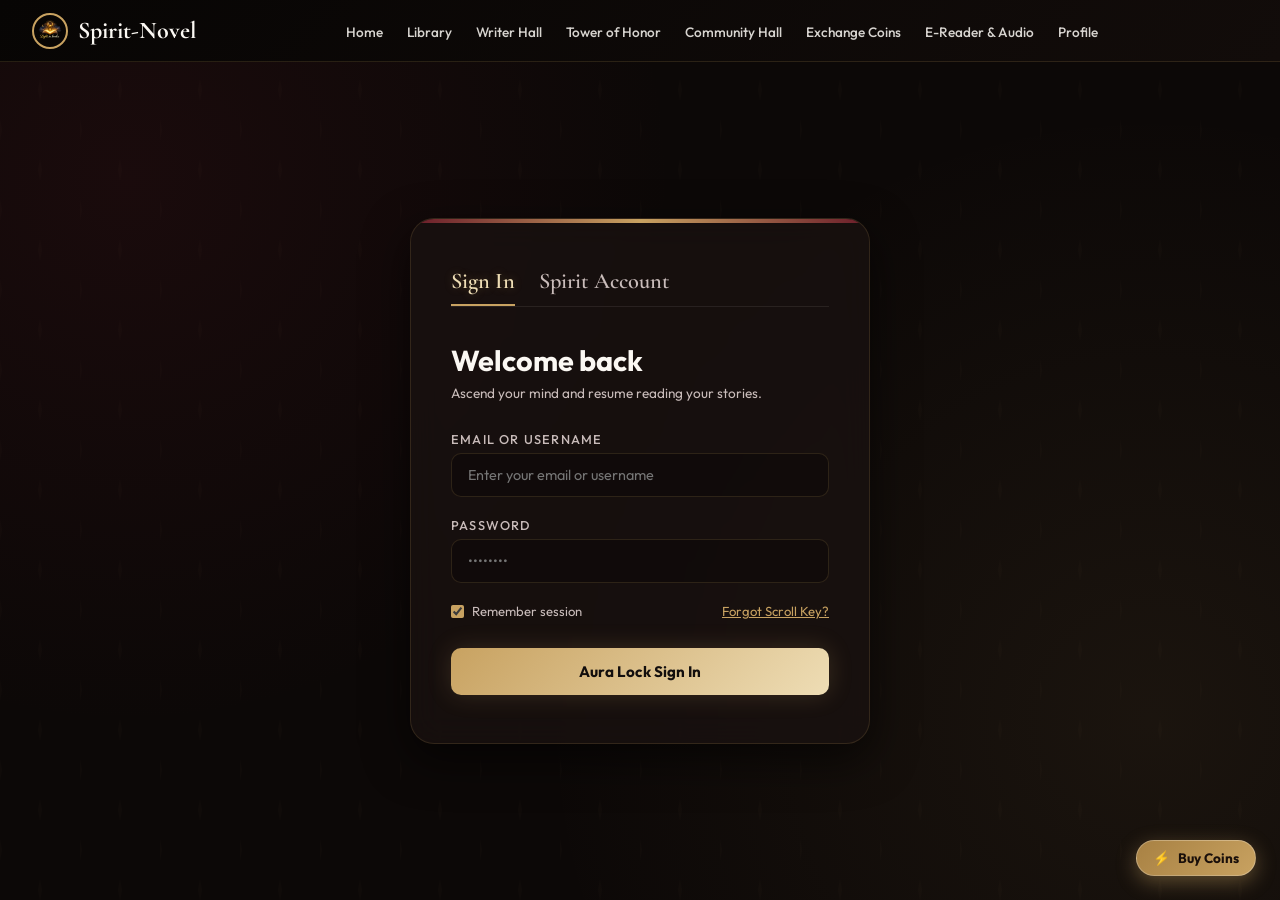
<file: auth.html>
<!DOCTYPE html>
<html lang="en">
<head>
  <meta charset="UTF-8">
  <meta name="viewport" content="width=device-width, initial-scale=1.0">
  <title>Spirit Account Portal — Spirit-Novel</title>
  <meta name="description" content="Sign in or register your Spirit Account to access premium chapters, join guilds, and publish your own web novels.">
  
  <link rel="preconnect" href="https://fonts.googleapis.com">
  <link rel="preconnect" href="https://fonts.gstatic.com" crossorigin>
  <link href="https://fonts.googleapis.com/css2?family=Cormorant+Garamond:ital,wght@0,400;0,600;0,700;1,400&family=Outfit:wght@300;400;500;600;700&display=swap" rel="stylesheet">
  <link rel="stylesheet" href="widgets.css">
  <script src="widgets.js"></script>

  <style>
    :root {
      --bg: #0c0807;
      --bg-card: rgba(26, 18, 16, 0.75);
      --maroon: #6a1b29;
      --maroon-light: #892837;
      --gold: #c8a261;
      --gold-light: #eeddb5;
      --text: #fbf8f3;
      --muted: #c9bcba;
      --border: rgba(200, 162, 97, 0.16);
      --border-focus: rgba(200, 162, 97, 0.5);
      --glow: 0 0 25px rgba(200, 162, 97, 0.2);
      --shadow: 0 15px 45px rgba(0, 0, 0, 0.6);
      --tr: all 0.4s cubic-bezier(0.16, 1, 0.3, 1);
    }

    * {
      box-sizing: border-box;
      margin: 0;
      padding: 0;
    }

    body {
      font-family: 'Outfit', sans-serif;
      background-color: var(--bg);
      color: var(--text);
      min-height: 100vh;
      display: flex;
      flex-direction: column;
      -webkit-font-smoothing: antialiased;
      overflow-x: hidden;
      position: relative;
    }

    /* Ambient Magical Particles Background */
    body::before {
      content: '';
      position: absolute;
      inset: 0;
      background: 
        radial-gradient(circle at 10% 20%, rgba(106, 27, 41, 0.15) 0%, transparent 40%),
        radial-gradient(circle at 90% 80%, rgba(200, 162, 97, 0.08) 0%, transparent 45%),
        url("data:image/svg+xml,%3Csvg width='80' height='80' viewBox='0 0 80 80' xmlns='http://www.w3.org/2000/svg'%3E%3Cpath d='M40 0l2 10 8-8-8 8-2 10-2-10-8-8 8 8zM0 40l2 10 8-8-8 8-2 10-2-10-8-8 8 8z' fill='%23c8a261' fill-opacity='0.02' fill-rule='evenodd'/%3E%3C/svg%3E");
      pointer-events: none;
      z-index: 0;
    }

    /* ─── TOPBAR ─── */
    .topbar {
      height: 62px;
      background: linear-gradient(135deg, #070504, #120c0a);
      border-bottom: 1px solid var(--border);
      display: flex;
      align-items: center;
      padding: 0 2rem;
      position: sticky;
      top: 0;
      z-index: 100;
    }
    .logo {
      display: flex;
      align-items: center;
      gap: 10px;
      text-decoration: none;
    }
    .logo img {
      width: 36px;
      height: 36px;
      border-radius: 50%;
      object-fit: cover;
      border: 2px solid var(--gold);
    }
    .logo-name {
      font-family: 'Cormorant Garamond', serif;
      font-size: 1.5rem;
      font-weight: 700;
      color: var(--text);
    }

    /* ─── MAIN PORTAL CONTAINER ─── */
    .portal-wrap {
      flex: 1;
      display: flex;
      align-items: center;
      justify-content: center;
      padding: 3rem 1.5rem;
      z-index: 1;
    }

    .portal-card {
      width: 100%;
      max-width: 460px;
      background: var(--bg-card);
      backdrop-filter: blur(16px);
      -webkit-backdrop-filter: blur(16px);
      border: 1px solid var(--border);
      border-radius: 24px;
      padding: 3rem 2.5rem;
      box-shadow: var(--shadow);
      position: relative;
      overflow: hidden;
      transition: var(--tr);
    }
    .portal-card::before {
      content: '';
      position: absolute;
      top: 0;
      left: 0;
      width: 100%;
      height: 4px;
      background: linear-gradient(90deg, var(--maroon), var(--gold), var(--maroon));
    }

    /* Tab Headers */
    .portal-tabs {
      display: flex;
      border-bottom: 1px solid rgba(255, 255, 255, 0.08);
      margin-bottom: 2.2rem;
      gap: 1.5rem;
    }
    .tab-btn {
      font-family: 'Cormorant Garamond', serif;
      font-size: 1.4rem;
      font-weight: 600;
      color: var(--muted);
      padding-bottom: 0.6rem;
      border-bottom: 2px solid transparent;
      transition: var(--tr);
      cursor: pointer;
    }
    .tab-btn.active {
      color: var(--gold-light);
      border-color: var(--gold);
      text-shadow: 0 0 10px rgba(200, 162, 97, 0.3);
    }

    .form-section {
      display: none;
    }
    .form-section.active {
      display: block;
      animation: fadeIn 0.4s ease;
    }

    @keyframes fadeIn {
      from { opacity: 0; transform: translateY(8px); }
      to { opacity: 1; transform: translateY(0); }
    }

    /* Form Fields */
    .portal-card h3 {
      font-size: 1.8rem;
      margin-bottom: 0.4rem;
      color: var(--text);
    }
    .portal-card p.subtitle {
      font-size: 0.85rem;
      color: var(--muted);
      margin-bottom: 1.8rem;
    }

    .input-group {
      margin-bottom: 1.25rem;
      display: flex;
      flex-direction: column;
      gap: 6px;
    }
    .input-group label {
      font-size: 0.8rem;
      font-weight: 500;
      color: var(--muted);
      text-transform: uppercase;
      letter-spacing: 1.2px;
    }
    .input-group input {
      background: rgba(0, 0, 0, 0.25);
      border: 1px solid var(--border);
      border-radius: 10px;
      padding: 12px 16px;
      font-family: 'Outfit', sans-serif;
      font-size: 0.9rem;
      color: var(--text);
      outline: none;
      transition: var(--tr);
    }
    .input-group input:focus {
      border-color: var(--gold);
      box-shadow: 0 0 12px rgba(200, 162, 97, 0.1);
      background: rgba(0, 0, 0, 0.4);
    }

    /* Checkbox Row */
    .form-options {
      display: flex;
      align-items: center;
      justify-content: space-between;
      margin-bottom: 1.8rem;
      font-size: 0.82rem;
      color: var(--muted);
    }
    .checkbox-wrap {
      display: flex;
      align-items: center;
      gap: 8px;
      cursor: pointer;
    }
    .checkbox-wrap input {
      accent-color: var(--gold);
    }

    /* Buttons */
    .btn-submit {
      width: 100%;
      background: linear-gradient(135deg, var(--gold), var(--gold-light));
      color: #120e0d;
      font-family: 'Outfit', sans-serif;
      font-size: 0.95rem;
      font-weight: 700;
      padding: 14px;
      border-radius: 10px;
      cursor: pointer;
      border: none;
      transition: var(--tr);
      text-align: center;
      box-shadow: var(--glow);
    }
    .btn-submit:hover {
      transform: translateY(-2px);
      box-shadow: 0 0 30px rgba(200, 162, 97, 0.35);
    }
    .btn-submit:active {
      transform: translateY(0);
    }

    /* Message Boxes */
    .alert-box {
      padding: 12px 16px;
      border-radius: 10px;
      font-size: 0.85rem;
      margin-bottom: 1.5rem;
      display: none;
      line-height: 1.4;
    }
    .alert-error {
      background: rgba(106, 27, 41, 0.15);
      border: 1px solid rgba(106, 27, 41, 0.4);
      color: #ff8b9e;
      display: block;
    }
    .alert-success {
      background: rgba(76, 175, 80, 0.15);
      border: 1px solid rgba(76, 175, 80, 0.4);
      color: #81c784;
      display: block;
    }
  </style>
</head>
<body>

  <!-- Topbar Header -->
  <header class="topbar">
    <a href="Index.html" class="logo">
      <img src="logomy.png" alt="Spirit-Novel Logo">
      <span class="logo-name">Spirit-Novel</span>
    </a>
  </header>

  <!-- Portal Container -->
  <div class="portal-wrap">
    <div class="portal-card">
      
      <!-- Tab Headers -->
      <div class="portal-tabs" id="portalTabsContainer">
        <div class="tab-btn active" onclick="switchTab('login')">Sign In</div>
        <div class="tab-btn" onclick="switchTab('register')">Spirit Account</div>
      </div>

      <!-- Feedback Alerts -->
      <div id="alertBox" class="alert-box"></div>

      <!-- ─── LOGIN FORM ─── -->
      <div id="loginSection" class="form-section active">
        <h3>Welcome back</h3>
        <p class="subtitle">Ascend your mind and resume reading your stories.</p>
        
        <form id="loginForm" onsubmit="handleLogin(event)">
          <div class="input-group">
            <label for="loginIdentifier">Email or Username</label>
            <input type="text" id="loginIdentifier" placeholder="Enter your email or username" required>
          </div>
          <div class="input-group">
            <label for="loginPassword">Password</label>
            <input type="password" id="loginPassword" placeholder="••••••••" required>
          </div>
          <div class="form-options">
            <label class="checkbox-wrap">
              <input type="checkbox" checked> Remember session
            </label>
            <a href="#" style="color:var(--gold); transition:var(--tr);">Forgot Scroll Key?</a>
          </div>
          <button type="submit" class="btn-submit">Aura Lock Sign In</button>
        </form>
      </div>

      <!-- ─── REGISTER FORM ─── -->
      <div id="registerSection" class="form-section">
        <h3>Create Spirit Account</h3>
        <p class="subtitle">Enroll in the Magical Academy of Storytelling.</p>
        
        <form id="registerForm" onsubmit="handleRegister(event)">
          <div class="input-group">
            <label for="regEmail">Email Address</label>
            <input type="email" id="regEmail" placeholder="yourname@domain.com" required>
          </div>
          <div class="input-group">
            <label for="regMobile">Mobile Number</label>
            <input type="tel" id="regMobile" placeholder="e.g. 9876543210" required>
          </div>
          <div class="input-group">
            <label for="regUsername">Username (Optional)</label>
            <input type="text" id="regUsername" placeholder="e.g. Daoist_Mage">
          </div>
          <div class="input-group">
            <label for="regPassword">Create Password</label>
            <input type="password" id="regPassword" placeholder="Minimum 6 characters" required>
          </div>
          <div class="input-group">
            <label for="regConfirmPassword">Confirm Password</label>
            <input type="password" id="regConfirmPassword" placeholder="Re-enter password" required>
          </div>
          <div class="input-group" style="margin-top: 1.2rem; margin-bottom: 1.5rem;">
            <label class="checkbox-wrap" style="text-transform: none; letter-spacing: 0; font-size: 0.82rem; font-weight: normal; display: flex; align-items: flex-start; gap: 8px;">
              <input type="checkbox" id="regTermsAgree" required style="margin-top: 3px;">
              <span>I agree to the <a href="Spirit_Novel_Terms_and_Conditions.pdf" target="_blank" style="color: var(--gold); text-decoration: underline; font-weight: 500;">Terms and Conditions</a> of Spirit-Novel Academy.</span>
            </label>
          </div>
          <button type="submit" class="btn-submit">Form Spirit Contract</button>
        </form>
      </div>

      <!-- ─── OTP VERIFICATION VIEW ─── -->
      <div id="otpSection" class="form-section">
        <h3>Verify Credentials</h3>
        <p class="subtitle" style="margin-bottom: 1.2rem;">Enter the 6-digit OTP code sent simultaneously to your email and mobile.</p>
        
        <div style="background: rgba(200, 162, 97, 0.05); border: 1px solid var(--border); padding: 0.8rem 1rem; border-radius: 8px; font-size: 0.8rem; color: var(--gold-light); margin-bottom: 1.5rem; text-align: left;">
          📬 Sent to: <strong id="otpEmailTarget" style="color: #fff;"></strong>
        </div>

        <form id="otpForm" onsubmit="handleVerifyOtp(event)">
          <div class="input-group">
            <label for="otpCode">6-Digit Verification OTP</label>
            <input type="text" id="otpCode" placeholder="e.g. 123456" required pattern="\d{6}" maxlength="6" style="text-align: center; font-size: 1.5rem; letter-spacing: 6px; background: rgba(0, 0, 0, 0.35); border: 1px solid var(--border); border-radius: 8px; color: #fff; padding: 8px 12px; outline: none; width: 100%; font-family: monospace;">
          </div>
          <button type="submit" class="btn-submit" style="margin-top: 1.5rem;">Verify & Register Account</button>
          <button type="button" class="btn-submit" onclick="cancelOtp()" style="margin-top: 0.6rem; background: transparent; border: 1px solid rgba(255,255,255,0.15); color: var(--text);">Cancel</button>
        </form>
      </div>

    </div>
  </div>

  <!-- Client Script for Account Operations -->
  <script>
    const API_URL = window.location.hostname === 'localhost' || window.location.hostname === '127.0.0.1'
  ? 'http://localhost:5000/api'
  : 'https://api.noverspirit.qd.je/api';

    function switchTab(tab) {
      const loginSection = document.getElementById('loginSection');
      const registerSection = document.getElementById('registerSection');
      const tabs = document.querySelectorAll('.tab-btn');
      const alertBox = document.getElementById('alertBox');

      // Clear alerts
      alertBox.style.display = 'none';

      if (tab === 'login') {
        loginSection.classList.add('active');
        registerSection.classList.remove('active');
        tabs[0].classList.add('active');
        tabs[1].classList.remove('active');
      } else {
        loginSection.classList.remove('active');
        registerSection.classList.add('active');
        tabs[0].classList.remove('active');
        tabs[1].classList.add('active');
      }
    }

    function showAlert(message, type = 'error') {
      const alertBox = document.getElementById('alertBox');
      alertBox.textContent = message;
      alertBox.className = 'alert-box ' + (type === 'error' ? 'alert-error' : 'alert-success');
      alertBox.style.display = 'block';
    }

    async function handleLogin(e) {
      e.preventDefault();
      const loginIdentifier = document.getElementById('loginIdentifier').value.trim();
      const password = document.getElementById('loginPassword').value;
      const alertBox = document.getElementById('alertBox');
      alertBox.style.display = 'none';

      try {
        const response = await fetch(`${API_URL}/auth/login`, {
          method: 'POST',
          headers: { 'Content-Type': 'application/json' },
          body: JSON.stringify({ loginIdentifier, password })
        });
        const data = await response.json();

        if (data.error) {
          showAlert(data.message || 'Verification failed. Incorrect credentials.');
        } else {
          // Save session
          localStorage.setItem('sn_auth_token', data.token);
          localStorage.setItem('sn_user', JSON.stringify(data.user));
          
          showAlert(data.message, 'success');
          
          // Redirect back to profile page or home page
          setTimeout(() => {
            window.location.href = 'profile.html';
          }, 1000);
        }
      } catch (err) {
        showAlert('Could not establish contact with the Spirit Gate (Backend offline).');
      }
    }

    async function handleRegister(e) {
      e.preventDefault();
      const email = document.getElementById('regEmail').value.trim();
      const mobile = document.getElementById('regMobile').value.trim();
      const username = document.getElementById('regUsername').value.trim();
      const password = document.getElementById('regPassword').value;
      const confirmPassword = document.getElementById('regConfirmPassword').value;
      const agree = document.getElementById('regTermsAgree').checked;
      const alertBox = document.getElementById('alertBox');
      alertBox.style.display = 'none';

      if (!agree) {
        showAlert('You must read and agree to the Terms and Conditions to register.');
        return;
      }

      if (password !== confirmPassword) {
        showAlert('Confirm password does not match created password.');
        return;
      }

      try {
        const response = await fetch(`${API_URL}/auth/register`, {
          method: 'POST',
          headers: { 'Content-Type': 'application/json' },
          body: JSON.stringify({ email, mobile, username, password, confirmPassword })
        });
        const data = await response.json();

        if (data.error) {
          showAlert(data.message || 'Registration failed.');
        } else {
          // Store email context for verification
          document.getElementById('otpEmailTarget').textContent = email;
          
          // Prepopulate OTP for easy development testing
          if (data.debugOtp) {
            document.getElementById('otpCode').value = data.debugOtp;
          }

          // Transition to OTP screen
          document.getElementById('registerSection').classList.remove('active');
          document.getElementById('otpSection').classList.add('active');
          document.getElementById('portalTabsContainer').style.display = 'none';

          showAlert(data.message, 'success');
        }
      } catch (err) {
        showAlert('Could not establish contact with the Spirit Gate (Backend offline).');
      }
    }

    async function handleVerifyOtp(e) {
      e.preventDefault();
      const email = document.getElementById('otpEmailTarget').textContent;
      const otp = document.getElementById('otpCode').value.trim();
      const alertBox = document.getElementById('alertBox');
      alertBox.style.display = 'none';

      try {
        const response = await fetch(`${API_URL}/auth/verify-otp`, {
          method: 'POST',
          headers: { 'Content-Type': 'application/json' },
          body: JSON.stringify({ email, otp })
        });
        const data = await response.json();

        if (data.error) {
          showAlert(data.message || 'Verification failed.');
        } else {
          // Save credentials
          localStorage.setItem('sn_auth_token', data.token);
          localStorage.setItem('sn_user', JSON.stringify(data.user));

          showAlert(data.message, 'success');

          // Redirect to profile
          setTimeout(() => {
            window.location.href = 'profile.html';
          }, 1500);
        }
      } catch (err) {
        showAlert('Could not verify OTP. Backend connection lost.');
      }
    }

    function cancelOtp() {
      // Clear alert and return to signup form
      document.getElementById('alertBox').style.display = 'none';
      document.getElementById('otpSection').classList.remove('active');
      document.getElementById('registerSection').classList.add('active');
      document.getElementById('portalTabsContainer').style.display = 'flex';
    }

    // Auto-select registration if requested in URL
    window.addEventListener('DOMContentLoaded', () => {
      const params = new URLSearchParams(window.location.search);
      if (params.get('mode') === 'register') {
        switchTab('register');
      }
    });
  </script>
</body>
</html>
</file>
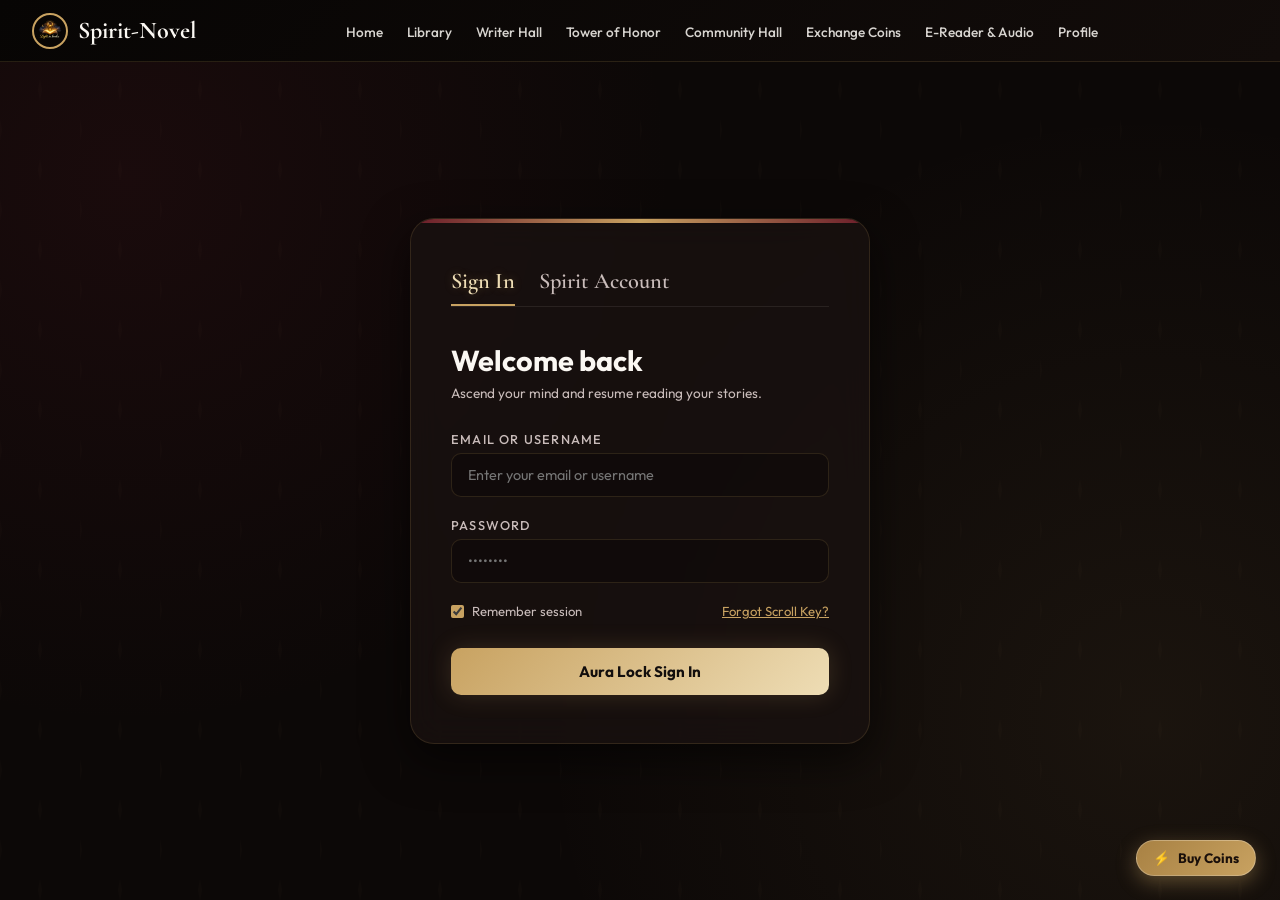
<file: book-detail.html>
<!DOCTYPE html>
<html lang="en">
<head>
  <meta charset="UTF-8">
  <meta name="viewport" content="width=device-width, initial-scale=1.0">
  <title>Book Details — Spirit-Novel</title>
  <meta name="description" content="View chapters, stats and earnings for your novel on Spirit-Novel.">
  <link rel="preconnect" href="https://fonts.googleapis.com">
  <link rel="preconnect" href="https://fonts.gstatic.com" crossorigin>
  <link href="https://fonts.googleapis.com/css2?family=Cormorant+Garamond:ital,wght@0,400;0,600;0,700;1,400&family=Outfit:wght@300;400;500;600;700&display=swap" rel="stylesheet">
  <link rel="stylesheet" href="widgets.css">
  <script src="widgets.js"></script>
  <style>
    :root{
      --bg:#100c0a;--bg2:#180f0c;--bg3:#1e1410;--bg4:#251812;
      --maroon:#6a1b29;--maroon2:#892837;--maroon3:#440e17;
      --gold:#c8a261;--gold2:#a88143;--gold3:#dfc290;
      --text:#fbf8f3;--muted:#c9bcba;--subtle:#7a6e6b;
      --border:rgba(200,162,97,0.16);--border2:rgba(200,162,97,0.08);
      --glow:0 0 24px rgba(200,162,97,0.25);--shadow:0 8px 32px rgba(0,0,0,0.4);
      --tr:all 0.3s cubic-bezier(0.16,1,0.3,1);
    }
    *{box-sizing:border-box;margin:0;padding:0;}
    body{font-family:'Outfit',sans-serif;background:var(--bg);color:var(--text);min-height:100vh;-webkit-font-smoothing:antialiased;}
    a{text-decoration:none;color:inherit;}
    /* TOPBAR */
    .topbar{height:62px;background:linear-gradient(135deg,#0a0705,#16100d);border-bottom:1px solid var(--border);display:flex;align-items:center;padding:0 2rem;gap:1rem;position:sticky;top:0;z-index:100;}
    .logo{display:flex;align-items:center;gap:10px;}
    .logo img{width:36px;height:36px;border-radius:50%;object-fit:cover;border:2px solid var(--gold);}
    .logo-name{font-family:'Cormorant Garamond',serif;font-size:1.5rem;font-weight:700;}
    .breadcrumb{display:flex;align-items:center;gap:0.5rem;font-size:0.85rem;color:var(--muted);}
    .breadcrumb a{color:var(--muted);transition:var(--tr);}
    .breadcrumb a:hover{color:var(--gold);}
    .breadcrumb .sep{color:var(--subtle);}
    .breadcrumb .current{color:var(--gold);font-weight:500;}
    .topbar-actions{margin-left:auto;display:flex;gap:0.6rem;align-items:center;}
    .btn{display:inline-flex;align-items:center;gap:6px;padding:8px 18px;border-radius:8px;font-size:0.85rem;font-weight:500;cursor:pointer;border:none;transition:var(--tr);font-family:'Outfit',sans-serif;}
    .btn-ghost{background:transparent;color:var(--muted);border:1px solid var(--border);}
    .btn-ghost:hover{background:rgba(200,162,97,0.08);color:var(--gold);border-color:rgba(200,162,97,0.3);}
    .btn-gold{background:linear-gradient(135deg,var(--gold2),var(--gold));color:#1a0f0a;font-weight:700;}
    .btn-gold:hover{transform:translateY(-1px);box-shadow:var(--glow);}
    .btn-maroon{background:linear-gradient(135deg,var(--maroon),var(--maroon2));color:var(--text);}
    .btn-maroon:hover{transform:translateY(-1px);}
    /* PAGE */
    .page{max-width:1200px;margin:0 auto;padding:2rem 2rem 4rem;}
    /* BOOK HERO */
    .book-hero{background:var(--bg2);border:1px solid var(--border);border-radius:20px;padding:2rem;margin-bottom:2rem;display:flex;gap:2rem;align-items:flex-start;position:relative;overflow:hidden;}
    .book-hero::before{content:'';position:absolute;top:-30px;right:-30px;width:200px;height:200px;background:radial-gradient(circle,rgba(200,162,97,0.08),transparent 70%);pointer-events:none;}
    .hero-cover{width:100px;height:140px;border-radius:8px;background:linear-gradient(135deg,var(--maroon3),var(--maroon));display:flex;align-items:center;justify-content:center;font-size:3rem;flex-shrink:0;border:2px solid var(--border);box-shadow:var(--shadow);}
    .hero-info{flex:1;}
    .hero-info .genre-tag{display:inline-block;font-size:0.72rem;padding:3px 12px;background:rgba(106,27,41,0.4);border:1px solid rgba(200,162,97,0.2);border-radius:20px;color:var(--gold3);text-transform:uppercase;letter-spacing:1px;margin-bottom:0.6rem;}
    .hero-info h1{font-family:'Cormorant Garamond',serif;font-size:2rem;font-weight:700;color:var(--text);margin-bottom:0.4rem;line-height:1.2;}
    .hero-info .synopsis{font-size:0.88rem;color:var(--muted);line-height:1.6;margin-bottom:1rem;max-width:600px;}
    .hero-meta{display:flex;gap:0.6rem;flex-wrap:wrap;}
    .meta-pill{display:flex;align-items:center;gap:5px;font-size:0.75rem;padding:4px 12px;border-radius:20px;border:1px solid var(--border);color:var(--muted);}
    .meta-pill.green{color:#4caf50;border-color:rgba(76,175,80,0.3);background:rgba(76,175,80,0.06);}
    .meta-pill.gold{color:var(--gold);border-color:rgba(200,162,97,0.3);background:rgba(200,162,97,0.06);}
    .meta-pill .dot{width:7px;height:7px;border-radius:50%;}
    .meta-pill.green .dot{background:#4caf50;}
    .hero-actions{display:flex;flex-direction:column;gap:0.5rem;align-self:center;flex-shrink:0;}
    /* STATS ROW */
    .stats-row{display:grid;grid-template-columns:repeat(5,1fr);gap:1rem;margin-bottom:2rem;}
    .stat-card{background:var(--bg2);border:1px solid var(--border);border-radius:14px;padding:1.1rem 1.2rem;transition:var(--tr);}
    .stat-card:hover{border-color:rgba(200,162,97,0.3);}
    .stat-label{font-size:0.68rem;text-transform:uppercase;letter-spacing:2px;color:var(--subtle);margin-bottom:0.4rem;}
    .stat-val{font-family:'Cormorant Garamond',serif;font-size:1.8rem;font-weight:700;color:var(--text);line-height:1;}
    .stat-val.gold{color:var(--gold);}
    .stat-sub{font-size:0.7rem;color:var(--muted);margin-top:0.3rem;}
    .stat-trend{font-size:0.7rem;color:#4caf50;}
    /* SECTION */
    .section-head{display:flex;align-items:center;justify-content:space-between;margin-bottom:1rem;}
    .section-head h2{font-family:'Cormorant Garamond',serif;font-size:1.4rem;}
    /* CHAPTER TABLE */
    .chapter-table{background:var(--bg2);border:1px solid var(--border);border-radius:16px;overflow:hidden;}
    .ch-table-head{display:grid;grid-template-columns:2.5rem 1fr 90px 90px 90px 90px 100px;gap:1rem;padding:0.8rem 1.2rem;background:var(--bg3);border-bottom:1px solid var(--border);font-size:0.68rem;text-transform:uppercase;letter-spacing:2px;color:var(--subtle);}
    .ch-row{display:grid;grid-template-columns:2.5rem 1fr 90px 90px 90px 90px 100px;gap:1rem;padding:0.9rem 1.2rem;border-bottom:1px solid var(--border2);align-items:center;transition:var(--tr);cursor:pointer;}
    .ch-row:last-child{border-bottom:none;}
    .ch-row:hover{background:rgba(200,162,97,0.04);}
    .ch-num{font-size:0.78rem;font-weight:600;color:var(--gold);background:rgba(200,162,97,0.1);padding:2px 6px;border-radius:4px;text-align:center;}
    .ch-title-cell{display:flex;flex-direction:column;gap:2px;}
    .ch-title-text{font-size:0.88rem;color:var(--text);font-weight:500;line-height:1.3;}
    .ch-date{font-size:0.7rem;color:var(--subtle);}
    .ch-cell{font-size:0.82rem;color:var(--muted);text-align:right;}
    .ch-cell.gold{color:var(--gold);}
    .ch-cell.green{color:#4caf50;}
    .ch-status{text-align:right;}
    .status-badge{font-size:0.68rem;padding:2px 8px;border-radius:10px;display:inline-block;}
    .status-badge.published{background:rgba(76,175,80,0.12);color:#4caf50;border:1px solid rgba(76,175,80,0.25);}
    .status-badge.draft{background:rgba(200,162,97,0.1);color:var(--gold);border:1px solid rgba(200,162,97,0.25);}
    .status-badge.premium{background:rgba(106,27,41,0.3);color:var(--gold3);border:1px solid rgba(200,162,97,0.2);}
    .ch-actions{display:flex;gap:4px;justify-content:flex-end;}
    .ch-btn{padding:4px 10px;border-radius:6px;font-size:0.72rem;cursor:pointer;border:none;font-family:'Outfit',sans-serif;transition:var(--tr);}
    .ch-btn-edit{background:var(--maroon);color:var(--text);}
    .ch-btn-edit:hover{background:var(--maroon2);}
    .ch-btn-more{background:transparent;color:var(--muted);border:1px solid var(--border);}
    .ch-btn-more:hover{color:var(--gold);border-color:rgba(200,162,97,0.3);}
    /* EMPTY STATE */
    .empty-chapters{padding:4rem;text-align:center;}
    .empty-chapters .empty-icon{font-size:3rem;margin-bottom:1rem;}
    .empty-chapters h3{font-family:'Cormorant Garamond',serif;font-size:1.4rem;color:var(--text);margin-bottom:0.5rem;}
    .empty-chapters p{font-size:0.85rem;color:var(--muted);margin-bottom:1.5rem;}
    /* MODAL */
    .modal-overlay{position:fixed;inset:0;background:rgba(0,0,0,0.75);backdrop-filter:blur(8px);z-index:500;display:flex;align-items:center;justify-content:center;opacity:0;pointer-events:none;transition:opacity 0.3s;}
    .modal-overlay.open{opacity:1;pointer-events:all;}
    .modal{background:#1e1612;border:1px solid var(--border);border-radius:20px;padding:2rem;width:90%;max-width:520px;transform:scale(0.95);transition:transform 0.3s cubic-bezier(0.16,1,0.3,1);max-height:90vh;overflow-y:auto;}
    .modal::-webkit-scrollbar{width:4px;}
    .modal::-webkit-scrollbar-thumb{background:rgba(200,162,97,0.2);border-radius:2px;}
    .modal-overlay.open .modal{transform:scale(1);}
    .modal h3{font-family:'Cormorant Garamond',serif;font-size:1.5rem;color:var(--text);margin-bottom:0.3rem;}
    .modal .modal-sub{font-size:0.8rem;color:var(--muted);margin-bottom:1.4rem;}
    .form-group{margin-bottom:1.1rem;}
    .form-group label{display:block;font-size:0.75rem;text-transform:uppercase;letter-spacing:1px;color:var(--gold2);margin-bottom:0.4rem;font-weight:600;}
    .form-input{width:100%;background:rgba(255,255,255,0.05);border:1px solid var(--border);border-radius:8px;padding:10px 14px;color:var(--text);font-size:0.88rem;font-family:'Outfit',sans-serif;outline:none;transition:var(--tr);}
    .form-input:focus{border-color:rgba(200,162,97,0.4);box-shadow:0 0 0 3px rgba(200,162,97,0.07);}
    .form-input option{background:#1e1410;}
    .form-row{display:grid;grid-template-columns:1fr 1fr;gap:0.8rem;}
    .modal-actions{display:flex;gap:0.8rem;justify-content:flex-end;margin-top:1.5rem;}
    /* COVER UPLOADER */
    .cover-upload-area{display:flex;gap:1.2rem;align-items:flex-start;}
    .cover-preview{width:80px;height:110px;border-radius:8px;background:linear-gradient(135deg,var(--maroon3),var(--maroon));border:2px solid var(--border);display:flex;align-items:center;justify-content:center;font-size:2rem;flex-shrink:0;overflow:hidden;cursor:pointer;transition:var(--tr);position:relative;}
    .cover-preview:hover{border-color:rgba(200,162,97,0.5);}
    .cover-preview:hover::after{content:'\270F';position:absolute;inset:0;background:rgba(0,0,0,0.5);display:flex;align-items:center;justify-content:center;font-size:1.2rem;color:var(--gold);}
    .cover-preview img{width:100%;height:100%;object-fit:cover;}
    .cover-upload-info{flex:1;}
    .cover-upload-info p{font-size:0.78rem;color:var(--muted);line-height:1.5;margin-bottom:0.7rem;}
    .cover-file-btn{display:inline-flex;align-items:center;gap:6px;padding:7px 14px;background:rgba(200,162,97,0.08);border:1px solid rgba(200,162,97,0.25);border-radius:7px;color:var(--gold);font-size:0.8rem;cursor:pointer;transition:var(--tr);font-family:'Outfit',sans-serif;}
    .cover-file-btn:hover{background:rgba(200,162,97,0.15);}
    /* SOLE RIGHTS */
    .sole-rights-box{background:rgba(200,162,97,0.04);border:1px solid rgba(200,162,97,0.18);border-radius:12px;padding:1rem 1.2rem;display:flex;gap:1rem;align-items:flex-start;cursor:pointer;transition:var(--tr);}
    .sole-rights-box:hover{border-color:rgba(200,162,97,0.35);background:rgba(200,162,97,0.07);}
    .sole-rights-box.active{border-color:var(--gold);background:rgba(200,162,97,0.1);}
    .sr-check{width:22px;height:22px;border-radius:6px;border:2px solid rgba(200,162,97,0.4);background:transparent;display:flex;align-items:center;justify-content:center;flex-shrink:0;margin-top:1px;transition:var(--tr);font-size:0.9rem;}
    .sole-rights-box.active .sr-check{background:var(--gold);border-color:var(--gold);color:#1a0f0a;}
    .sr-text h4{font-size:0.88rem;font-weight:600;color:var(--text);margin-bottom:0.2rem;}
    .sr-text p{font-size:0.75rem;color:var(--muted);line-height:1.5;}
    /* TOAST */
    .toast{position:fixed;bottom:2rem;right:2rem;background:#1e1612;border:1px solid rgba(200,162,97,0.3);border-radius:10px;padding:0.8rem 1.2rem;color:var(--text);font-size:0.85rem;display:flex;align-items:center;gap:0.6rem;z-index:9999;transform:translateY(80px);opacity:0;transition:all 0.4s cubic-bezier(0.16,1,0.3,1);pointer-events:none;}
    .toast.show{transform:translateY(0);opacity:1;}
    @media(max-width:900px){.stats-row{grid-template-columns:repeat(3,1fr);}.ch-table-head,.ch-row{grid-template-columns:2rem 1fr 70px 70px 90px;}.ch-col-views,.ch-col-words{display:none;}}
    @media(max-width:600px){.stats-row{grid-template-columns:1fr 1fr;}.book-hero{flex-direction:column;}.ch-table-head,.ch-row{grid-template-columns:2rem 1fr 80px;}.ch-col-views,.ch-col-words,.ch-col-earn{display:none;}.cover-upload-area{flex-direction:column;}.form-row{grid-template-columns:1fr;}}

    /* READER MODE STYLES */
    body.reader-mode .ch-table-head, body.reader-mode .ch-row {
      grid-template-columns: 2.5rem 1fr 90px 100px 100px !important;
    }
    body.reader-mode .ch-col-views, 
    body.reader-mode .ch-col-earn, 
    body.reader-mode .ch-actions, 
    body.reader-mode #topbarNewChBtn, 
    body.reader-mode #heroSettingsBtn, 
    body.reader-mode #chNewBtn2 {
      display: none !important;
    }
    body.reader-mode .ch-read-cell {
      display: block !important;
      text-align: right;
    }
    .ch-read-cell {
      display: none;
    }
    .ch-btn-read {
      background: linear-gradient(135deg, var(--gold2), var(--gold));
      color: #1a0f0a !important;
      font-weight: 700;
      padding: 4px 12px;
      border-radius: 6px;
      font-size: 0.75rem;
      border: none;
      cursor: pointer;
      font-family: 'Outfit', sans-serif;
      transition: var(--tr);
    }
    .ch-btn-read:hover {
      transform: translateY(-1px);
      box-shadow: var(--glow);
    }
  </style>
</head>
<body>

<!-- TOPBAR -->
<header class="topbar">
  <a href="Index.html" class="logo">
    <img src="logomy.png" alt="Spirit-Novel">
    <span class="logo-name">Spirit-Novel</span>
  </a>
  <div style="width:1px;height:28px;background:var(--border);margin:0 0.5rem;"></div>
  <div class="breadcrumb">
    <a href="writer-hall.html">Writer Hall</a>
    <span class="sep">&#8250;</span>
    <span class="current" id="breadcrumbTitle">Loading...</span>
  </div>
  <div class="topbar-actions">
    <a href="writer-hall.html" class="btn btn-ghost" id="topbarBackLink">&#8592; My Books</a>
    <a href="profile.html" class="btn btn-ghost">👤 Profile</a>
    <button class="btn btn-gold" onclick="openNewChapterModal()" id="topbarNewChBtn">&#65291; New Chapter</button>
  </div>
</header>

<div class="page">

  <!-- BOOK HERO -->
  <div class="book-hero" id="bookHero">
    <div class="hero-cover" id="heroCover">&#128218;</div>
    <div class="hero-info">
      <div class="genre-tag" id="heroGenre">Genre</div>
      <h1 id="heroTitle">Loading...</h1>
      <p class="synopsis" id="heroSynopsis">Loading synopsis...</p>
      <div class="hero-meta">
        <div class="meta-pill green"><span class="dot"></span><span id="heroStatus">Ongoing</span></div>
        <div class="meta-pill gold">&#128293; <span id="heroStreak">0</span> day streak</div>
        <div class="meta-pill">&#128197; Updated <span id="heroUpdated">...</span></div>
      </div>
    </div>
    <div class="hero-actions" id="heroActions">
      <button class="btn btn-gold" id="heroNewChBtn" onclick="openNewChapterModal()">&#65291; New Chapter</button>
      <button class="btn btn-ghost" id="heroSettingsBtn" onclick="openBookSettings()">&#9881; Book Settings</button>
    </div>
  </div>

  <!-- STATS -->
  <div class="stats-row">
    <div class="stat-card">
      <div class="stat-label">Total Words</div>
      <div class="stat-val" id="sWords">0</div>
      <div class="stat-trend" id="sWordsTrend"></div>
    </div>
    <div class="stat-card">
      <div class="stat-label">Chapters</div>
      <div class="stat-val" id="sChapters">0</div>
      <div class="stat-sub" id="sChaptersSub"></div>
    </div>
    <div class="stat-card">
      <div class="stat-label">Total Views</div>
      <div class="stat-val" id="sViews">0</div>
      <div class="stat-trend" id="sViewsTrend"></div>
    </div>
    <div class="stat-card" id="statsEarningsCard">
      <div class="stat-label">Total Earnings</div>
      <div class="stat-val gold" id="sEarnings">&#8377;0</div>
      <div class="stat-sub">30% revenue share</div>
    </div>
    <div class="stat-card">
      <div class="stat-label">Avg. per Chapter</div>
      <div class="stat-val" id="sAvg">0</div>
      <div class="stat-sub">words per chapter</div>
    </div>
  </div>

  <!-- CHAPTERS -->
  <div class="section-head">
    <div>
      <h2>&#128209; Chapters</h2>
    </div>
    <div style="display:flex;gap:0.6rem;align-items:center;">
      <input type="text" id="chSearch" placeholder="Search chapters..." style="background:rgba(255,255,255,0.05);border:1px solid var(--border);border-radius:8px;padding:7px 14px;color:var(--text);font-size:0.82rem;font-family:'Outfit',sans-serif;outline:none;width:200px;" oninput="filterChapters(this.value)">
      <button class="btn btn-gold" onclick="openNewChapterModal()" id="chNewBtn2">&#65291; New Chapter</button>
    </div>
  </div>

  <div class="chapter-table">
    <div class="ch-table-head">
      <div>#</div>
      <div>Title</div>
      <div class="ch-col-words" style="text-align:right;">Words</div>
      <div class="ch-col-views" style="text-align:right;">Views</div>
      <div class="ch-col-earn" style="text-align:right;">Earnings</div>
      <div style="text-align:right;">Status</div>
      <div class="ch-read-cell" style="text-align:right;">Read</div>
      <div style="text-align:right;">Actions</div>
    </div>
    <div id="chaptersBody"></div>
  </div>

  <!-- REVIEWS SECTION (Reader Mode Only) -->
  <div id="readerReviewsSection" style="margin-top: 3rem; display: none;">
    <div class="section-head">
      <div>
        <h2>⭐ Book Reviews</h2>
      </div>
    </div>
    
    <div style="display: grid; grid-template-columns: 1fr 1fr; gap: 2rem; margin-top: 1.5rem;">
      <!-- Submit Review Form -->
      <div style="background:var(--bg-card); border:1px solid var(--border); border-radius:16px; padding:1.5rem; height: fit-content;">
        <h3 style="font-family:'Cormorant Garamond',serif; font-size:1.3rem; color:var(--text); margin-bottom:1rem;">Leave a Review</h3>
        <div class="form-group">
          <label>Rating</label>
          <select id="reviewRatingSelect" class="form-input" style="background:#1e1410;">
            <option value="5">⭐⭐⭐⭐⭐ (5 Stars)</option>
            <option value="4">⭐⭐⭐⭐ (4 Stars)</option>
            <option value="3">⭐⭐⭐ (3 Stars)</option>
            <option value="2">⭐⭐ (2 Stars)</option>
            <option value="1">⭐ (1 Star)</option>
          </select>
        </div>
        <div class="form-group">
          <label>Your Review</label>
          <textarea id="reviewTextarea" class="form-input" rows="4" placeholder="Share your experience reading this novel..." style="resize:vertical; min-height:80px;"></textarea>
        </div>
        <div style="display:flex; justify-content:flex-end;">
          <button class="btn btn-gold" onclick="submitBookReview()">Submit Review</button>
        </div>
      </div>

      <!-- Reviews Feed -->
      <div style="display:flex; flex-direction:column; gap:1rem; max-height:400px; overflow-y:auto; padding-right:0.5rem;" id="reviewsFeedContainer">
        <!-- Live reviews injected here -->
      </div>
    </div>
  </div>

</div>

<!-- NEW CHAPTER MODAL -->
<div class="modal-overlay" id="newChModal">
  <div class="modal">
    <h3>&#128209; New Chapter</h3>
    <div class="form-group">
      <label>Chapter Title</label>
      <input type="text" class="form-input" id="newChTitle" placeholder="Enter chapter title...">
    </div>
    <div class="form-group">
      <label>Visibility</label>
      <select class="form-input" id="newChVisibility">
        <option value="draft">Draft (not published)</option>
        <option value="public">Public</option>
        <option value="premium">Premium Members</option>
      </select>
    </div>
    <div class="modal-actions">
      <button class="btn btn-ghost" onclick="closeNewChModal()">Cancel</button>
      <button class="btn btn-gold" onclick="createChapter()">&#9997; Open in Editor</button>
    </div>
  </div>
</div>

<!-- BOOK SETTINGS MODAL -->
<div class="modal-overlay" id="bookSettingsModal">
  <div class="modal">
    <h3>&#9881;&#65039; Book Settings</h3>
    <p class="modal-sub">Manage your novel's details, cover and rights</p>

    <!-- COVER -->
    <div class="form-group">
      <label>&#128218; Book Cover</label>
      <div class="cover-upload-area">
        <div class="cover-preview" id="settingsCoverPreview" onclick="document.getElementById('coverFileInput').click()">
          <span id="settingsCoverEmoji">&#128218;</span>
        </div>
        <div class="cover-upload-info">
          <p>Upload a cover image for your novel. Recommended size: <strong style="color:var(--gold)">600 &times; 800 px</strong> (3:4 ratio). PNG or JPG, max 5 MB.</p>
          <label class="cover-file-btn" for="coverFileInput">&#128247; Choose Image</label>
          <input type="file" id="coverFileInput" accept="image/*" style="display:none" onchange="previewCover(this)">
          <div id="coverFileName" style="font-size:0.72rem;color:var(--muted);margin-top:0.5rem;">No file chosen</div>
        </div>
      </div>
    </div>

    <!-- TITLE -->
    <div class="form-group">
      <label>&#128218; Book Title</label>
      <input type="text" class="form-input" id="setTitle" placeholder="Your novel title...">
    </div>

    <!-- GENRE & STATUS -->
    <div class="form-row">
      <div class="form-group">
        <label>&#127913; Genre</label>
        <select class="form-input" id="setGenre">
          <option>Fantasy</option>
          <option>Cultivation</option>
          <option>Sci-Fi</option>
          <option>Romance</option>
          <option>Mystery</option>
          <option>Urban</option>
          <option>Martial Arts</option>
          <option>Isekai</option>
          <option>Horror</option>
          <option>Adventure</option>
          <option>Historical</option>
          <option>System</option>
        </select>
      </div>
      <div class="form-group">
        <label>&#128204; Status</label>
        <select class="form-input" id="setStatus">
          <option value="Ongoing">Ongoing</option>
          <option value="Hiatus">On Hiatus</option>
          <option value="Completed">Completed</option>
        </select>
      </div>
    </div>

    <!-- DESCRIPTION -->
    <div class="form-group">
      <label>&#128221; Description / Synopsis</label>
      <textarea class="form-input" id="setDescription" rows="4" placeholder="Write a compelling synopsis that draws readers in..."
        style="resize:vertical;min-height:100px;line-height:1.6;"></textarea>
      <div style="text-align:right;font-size:0.7rem;color:var(--muted);margin-top:4px;"><span id="synopsisCount">0</span> / 500 characters</div>
    </div>

    <!-- SOLE RIGHTS -->
    <div class="form-group">
      <label>&#128274; Intellectual Property</label>
      <div class="sole-rights-box" id="soleRightsBox" onclick="toggleSoleRights()">
        <div class="sr-check" id="srCheck"></div>
        <div class="sr-text">
          <h4>&#169; Sole Copyright &amp; Exclusive Rights</h4>
          <p>I confirm this is my original work and I hold full sole rights to this novel. Spirit-Novel may display and distribute it under the agreed revenue-share terms, but all intellectual property remains mine exclusively.</p>
        </div>
      </div>
    </div>

    <div class="modal-actions">
      <button class="btn btn-ghost" onclick="closeBookSettings()">Cancel</button>
      <button class="btn btn-gold" onclick="saveBookSettings()">&#10003; Save Settings</button>
    </div>
  </div>
</div>

<div class="toast" id="toast"><span id="toastIcon"></span><span id="toastMsg"></span></div>

<script>
const API_URL = window.location.hostname === 'localhost' || window.location.hostname === '127.0.0.1'
  ? 'http://localhost:5000/api'
  : 'https://api.noverspirit.qd.je/api';
let book = null;
let chapters = [];
let soleRightsChecked = false;
let coverDataURL = null;

const activeBookId = localStorage.getItem('sn_active_book');
const activeBookSlug = localStorage.getItem('sn_active_book_slug');

function fmtNum(n){ if(n>=1000000)return(n/1000000).toFixed(1)+'M'; if(n>=1000)return(n/1000).toFixed(1)+'K'; return n.toLocaleString(); }
function fmtMoney(n){ if(n>=100000)return'₹'+(n/100000).toFixed(2)+'L'; if(n>=1000)return'₹'+(n/1000).toFixed(1)+'K'; return'₹'+n.toLocaleString(); }

async function loadBookData() {
  const slug = activeBookSlug || activeBookId;
  if(!slug) {
    window.location.href = 'library.html';
    return;
  }

  try {
    const response = await fetch(`${API_URL}/novels/${slug}`);
    const data = await response.json();

    if(data.error || !data.novel) {
      alert("Failed to load novel details. Redirecting to Library...");
      window.location.href = 'library.html';
      return;
    }

    book = data.novel;
    chapters = data.novel.chapters || [];
    
    localStorage.setItem('sn_active_book', book.id);
    localStorage.setItem('sn_active_book_slug', book.slug);

    renderBookHero();
    renderChapters();
    checkViewMode();
  } catch (err) {
    console.error('Failed to load novel details from backend', err);
  }
}

function renderBookHero(){
  document.title = book.title + ' — Spirit-Novel';
  document.getElementById('breadcrumbTitle').textContent = book.title;
  
  if (book.coverImage) {
    document.getElementById('heroCover').innerHTML = `<img src="${book.coverImage}" style="width:100%;height:100%;object-fit:cover;border-radius:6px;" alt="cover">`;
  } else {
    document.getElementById('heroCover').innerHTML = '📖';
  }

  document.getElementById('heroGenre').textContent = book.tags ? book.tags.split(',')[0].trim() : 'Fantasy';
  document.getElementById('heroTitle').textContent = book.title;
  document.getElementById('heroSynopsis').textContent = book.synopsis || 'No synopsis yet.';
  document.getElementById('heroStatus').textContent = book.status;
  document.getElementById('heroStreak').textContent = 14; 
  document.getElementById('heroUpdated').textContent = new Date(book.updatedAt).toLocaleDateString();

  const totalWords = chapters.length * 3000;
  const avg = chapters.length ? 3000 : 0;
  
  document.getElementById('sWords').textContent = fmtNum(totalWords);
  document.getElementById('sWordsTrend').innerHTML = '&#8593; +12.4K this week';
  document.getElementById('sChapters').textContent = chapters.length;
  document.getElementById('sChaptersSub').textContent = chapters.filter(c => !c.isPremium).length + ' free';
  document.getElementById('sViews').textContent = fmtNum(book.views || 0);
  document.getElementById('sViewsTrend').innerHTML = '&#8593; +104 today';
  document.getElementById('sEarnings').innerHTML = fmtMoney(Math.round(book.views * 0.8));
  document.getElementById('sAvg').textContent = avg.toLocaleString();
}

function renderChapters(filter=''){
  const body = document.getElementById('chaptersBody');
  body.innerHTML = '';
  const filtered = filter ? chapters.filter(c=>c.title.toLowerCase().includes(filter.toLowerCase())) : chapters;

  if(filtered.length===0){
    body.innerHTML=`<div class="empty-chapters"><div class="empty-icon">&#128209;</div><h3>No chapters yet</h3><p>Start writing your first chapter!</p><button class="btn btn-gold" onclick="openNewChapterModal()">＋ Write First Chapter</button></div>`;
    return;
  }

  filtered.forEach((ch,i)=>{
    const row = document.createElement('div');
    row.className = 'ch-row';
    const statusBadge = ch.isPremium
      ? '<span class="status-badge premium">⚡ Premium</span>'
      : '<span class="status-badge published">Free Preview</span>';
    row.innerHTML=`
      <div class="ch-num">${ch.chapterNumber}</div>
      <div class="ch-title-cell">
        <div class="ch-title-text">${ch.title}</div>
        <div class="ch-date">${new Date(ch.createdAt).toLocaleDateString()||'—'}</div>
      </div>
      <div class="ch-cell ch-col-words">3,000</div>
      <div class="ch-cell ch-col-views">${ch.views || 0}</div>
      <div class="ch-cell ch-col-earn green">₹0</div>
      <div class="ch-status">${statusBadge}</div>
      <div class="ch-read-cell">
        <button class="ch-btn ch-btn-read" onclick="event.stopPropagation();readChapter('${ch.id}')">📖 Read</button>
      </div>
      <div class="ch-actions">
        <button class="ch-btn ch-btn-edit" onclick="event.stopPropagation();editChapter('${ch.id}')">✍️ Edit</button>
      </div>`;
    row.addEventListener('click',()=> {
      if(localStorage.getItem('sn_view_mode')==='reader'){
        readChapter(ch.id);
      } else {
        editChapter(ch.id);
      }
    });
    body.appendChild(row);
  });
}

function filterChapters(v){ renderChapters(v); }

function editChapter(id){
  const ch = chapters.find(c=>c.id===id);
  if(!ch) return;
  localStorage.setItem('sn_active_chapter', JSON.stringify({
    bookId: book.id,
    chapterId: id,
    bookTitle: book.title,
    chapterTitle: ch.title,
    content: ch.content || ''
  }));
  window.location.href = 'editor.html';
}

function readChapter(id) {
  localStorage.setItem('sn_view_mode', 'reader');
  localStorage.setItem('sn_active_chapter_id', id);
  window.location.href = 'read.html';
}

function openNewChapterModal(){
  document.getElementById('newChTitle').value = 'Chapter '+(chapters.length+1);
  document.getElementById('newChModal').classList.add('open');
  setTimeout(()=>document.getElementById('newChTitle').select(),100);
}
function closeNewChModal(){ document.getElementById('newChModal').classList.remove('open'); }

async function createChapter(){
  const title = document.getElementById('newChTitle').value.trim();
  const visibility = document.getElementById('newChVisibility').value;
  const token = localStorage.getItem('sn_auth_token');

  if(!title){ alert('Please enter a chapter title'); return; }
  if(!token) return;

  const isPremium = visibility === 'premium';

  try {
    const response = await fetch(`${API_URL}/novels/${book.id}/chapters`, {
      method: 'POST',
      headers: {
        'Content-Type': 'application/json',
        'Authorization': `Bearer ${token}`
      },
      body: JSON.stringify({
        title,
        content: 'Lin Chen wiped the sweat from his forehead. The fire in the forge crackled...', 
        isPremium,
        coinCost: isPremium ? 5 : 0
      })
    });
    const data = await response.json();

    if (data.error) {
      alert(data.message || 'Failed to create chapter.');
    } else {
      closeNewChModal();
      showToast('📖', 'Chapter created! Loading editor...');
      localStorage.setItem('sn_active_chapter', JSON.stringify({
        bookId: book.id,
        chapterId: data.chapter.id,
        bookTitle: book.title,
        chapterTitle: data.chapter.title,
        content: data.chapter.content
      }));
      setTimeout(() => window.location.href = 'editor.html', 1000);
    }
  } catch (err) {
    console.error('Failed to publish chapter', err);
  }
}

function openBookSettings(){
  document.getElementById('setTitle').value = book.title;
  document.getElementById('setGenre').value = book.tags ? book.tags.split(',')[0].trim() : 'Fantasy';
  document.getElementById('setStatus').value = book.status === 'ONGOING' ? 'Ongoing' : book.status === 'HIATUS' ? 'Hiatus' : 'Completed';
  document.getElementById('setDescription').value = book.synopsis || '';
  
  const prev = document.getElementById('settingsCoverPreview');
  if (book.coverImage) {
    prev.innerHTML = `<img src="${book.coverImage}" alt="cover">`;
  } else {
    prev.innerHTML = `<span id="settingsCoverEmoji">📖</span>`;
  }
  
  document.getElementById('bookSettingsModal').classList.add('open');
}

function closeBookSettings() {
  document.getElementById('bookSettingsModal').classList.remove('open');
}

function previewCover(input){
  const file = input.files[0];
  if(!file) return;
  if(file.size > 5*1024*1024){ showToast('⚠️','Image too large (max 5 MB)'); return; }
  document.getElementById('coverFileName').textContent = file.name;
  const reader = new FileReader();
  reader.onload = function(e){
    coverDataURL = e.target.result;
    const prev = document.getElementById('settingsCoverPreview');
    prev.innerHTML = '<img src="'+coverDataURL+'" alt="cover">';
  };
  reader.readAsDataURL(file);
}

function toggleSoleRights(){
  soleRightsChecked = !soleRightsChecked;
  updateSoleRightsUI();
}
function updateSoleRightsUI(){
  const box = document.getElementById('soleRightsBox');
  const chk = document.getElementById('srCheck');
  box.classList.toggle('active', soleRightsChecked);
  chk.innerHTML = soleRightsChecked ? '✓' : '';
}

function updateSynopsisCount(){
  const v = document.getElementById('setDescription').value;
  document.getElementById('synopsisCount').textContent = v.length;
}
document.getElementById('setDescription').addEventListener('input', updateSynopsisCount);

async function saveBookSettings() {
  closeBookSettings();
  showToast('✓','Book settings updated!');
}

let toastTimer;
function showToast(icon,msg){
  const t=document.getElementById('toast');
  document.getElementById('toastIcon').innerHTML=icon;
  document.getElementById('toastMsg').textContent=msg;
  t.classList.add('show');
  clearTimeout(toastTimer);
  toastTimer=setTimeout(()=>t.classList.remove('show'),3000);
}

function checkViewMode() {
  const isReader = localStorage.getItem('sn_view_mode') === 'reader';
  if (isReader) {
    document.body.classList.add('reader-mode');
    
    const bcLink = document.querySelector('.breadcrumb a');
    if (bcLink) {
      bcLink.href = 'library.html';
      bcLink.textContent = 'Grand Library';
    }
    
    const backBtn = document.getElementById('topbarBackLink');
    if (backBtn) {
      backBtn.href = 'library.html';
      backBtn.innerHTML = '&#8592; Grand Library';
    }
    
    const heroNewBtn = document.getElementById('heroNewChBtn');
    if (heroNewBtn && chapters.length > 0) {
      heroNewBtn.innerHTML = '📖 Read First Chapter';
      heroNewBtn.onclick = () => readChapter(chapters[0].id);
    }
    
    const earnCard = document.getElementById('statsEarningsCard');
    if (earnCard) {
      const earnLabel = earnCard.querySelector('.stat-label');
      const earnVal = earnCard.querySelector('.stat-val');
      const earnSub = earnCard.querySelector('.stat-sub');
      if (earnLabel) earnLabel.textContent = 'Rating';
      if (earnVal) {
        earnVal.textContent = '⭐ ' + (book.rating || 5.0).toFixed(1);
        earnVal.classList.remove('gold');
      }
      if (earnSub) earnSub.textContent = 'based on reader votes';
    }

    const reviewsSec = document.getElementById('readerReviewsSection');
    if (reviewsSec) {
      reviewsSec.style.display = 'block';
      renderBookReviews();
    }
  }
}

const defaultReviews = [
  {id: 1, reviewer: 'ImmortalDaoist', rating: 5, text: 'Masterful cultivation! The pacing of the progression is perfect and the battles feel earned rather than forced.', date: '3 days ago'},
  {id: 2, reviewer: 'Cang_Lan', rating: 4, text: 'Really loved the Jade Pavilion chapter. The worldbuilding is dense and the elders have clear, distinct motivations.', date: '1 week ago'}
];

function loadBookReviews() {
  if(!book) return [];
  let reviews = JSON.parse(localStorage.getItem(`sn_reviews_${book.id}`) || 'null');
  if (!reviews) {
    reviews = defaultReviews;
    localStorage.setItem(`sn_reviews_${book.id}`, JSON.stringify(reviews));
  }
  return reviews;
}

function renderBookReviews() {
  const container = document.getElementById('reviewsFeedContainer');
  if(!container) return;
  const reviews = loadBookReviews();
  if(reviews.length === 0) {
    container.innerHTML = `<div style="text-align:center; color:var(--muted); padding:2rem;">No reviews yet. Be the first to leave a review!</div>`;
    return;
  }
  container.innerHTML = reviews.map(r => `
    <div style="background:var(--bg-card); border:1px solid var(--border-subtle); border-radius:12px; padding:1rem; display:flex; flex-direction:column; gap:6px;">
      <div style="display:flex; justify-content:space-between; align-items:center;">
        <span style="font-weight:600; font-size:0.85rem; color:var(--text);">${r.reviewer}</span>
        <span style="font-size:0.75rem; color:var(--muted);">${r.date}</span>
      </div>
      <div style="color:var(--gold); font-size:0.8rem;">${'⭐'.repeat(r.rating)}</div>
      <p style="font-size:0.8rem; color:var(--text); line-height:1.4;">${r.text}</p>
    </div>
  `).join('');
}

function submitBookReview() {
  const ratingVal = parseInt(document.getElementById('reviewRatingSelect').value);
  const reviewText = document.getElementById('reviewTextarea').value.trim();
  if(!reviewText) {
    alert("Please write a review before submitting.");
    return;
  }
  
  const newReview = {
    id: Date.now(),
    reviewer: 'Daoist_Reader',
    rating: ratingVal,
    text: reviewText,
    date: 'Just now'
  };
  
  let allReviews = loadBookReviews();
  allReviews.unshift(newReview);
  localStorage.setItem(`sn_reviews_${book.id}`, JSON.stringify(allReviews));
  
  document.getElementById('reviewTextarea').value = '';
  showToast('⭐', 'Review submitted successfully!');
  renderBookReviews();
}

document.addEventListener('DOMContentLoaded', async () => {
  await loadBookData();
});
</script>
</body>
</html>
</file>
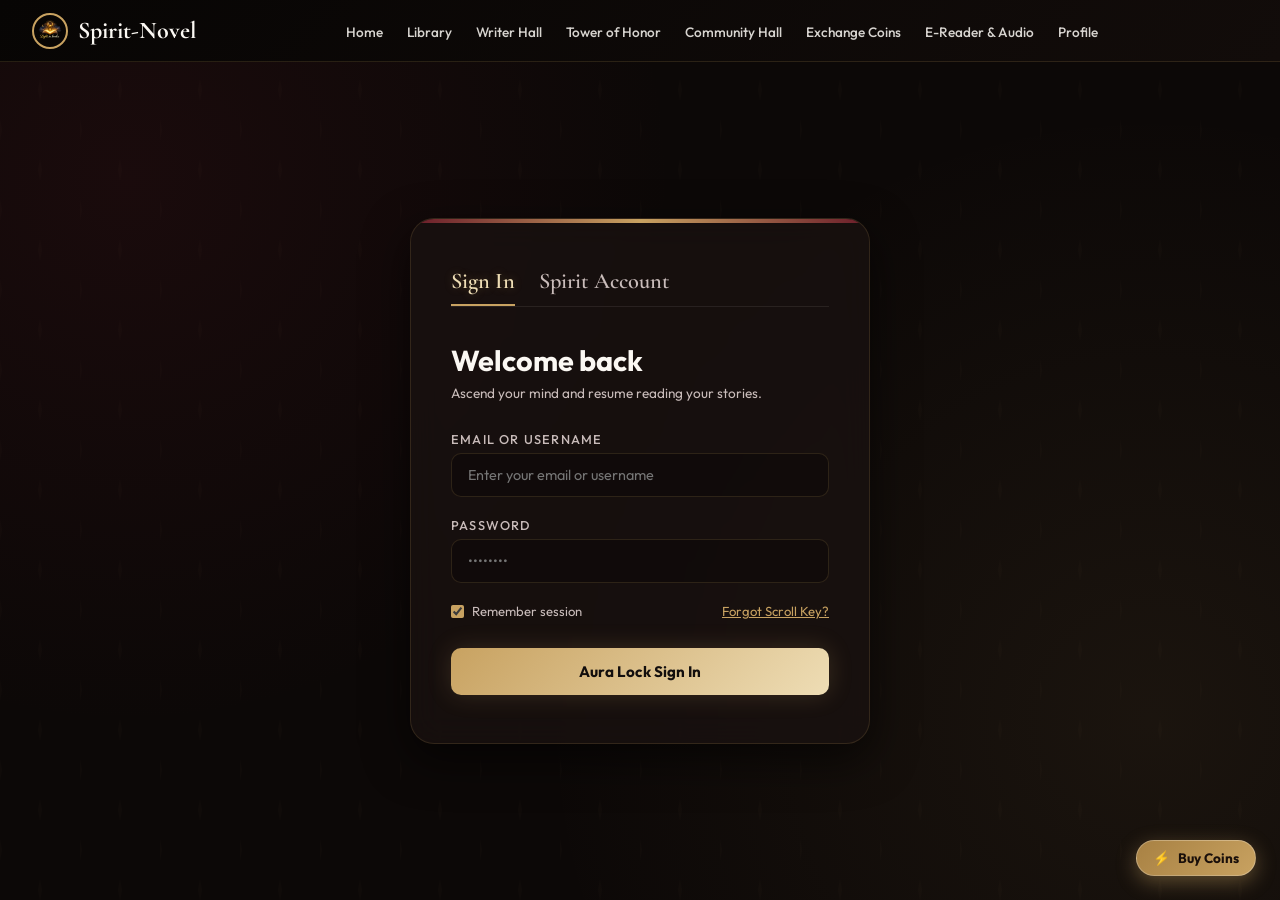
<file: community.html>
<!DOCTYPE html>
<html lang="en">
<head>
  <meta charset="UTF-8">
  <meta name="viewport" content="width=device-width, initial-scale=1.0">
  <title>Community Hall — Spirit-Novel</title>
  <meta name="description" content="Join guilds, chat anonymously, and learn from expert mentors in the Spirit-Novel Community Hall.">
  <link rel="preconnect" href="https://fonts.googleapis.com">
  <link rel="preconnect" href="https://fonts.gstatic.com" crossorigin>
  <link href="https://fonts.googleapis.com/css2?family=Cormorant+Garamond:ital,wght@0,400;0,600;0,700;1,400&family=Outfit:wght@300;400;500;600;700&display=swap" rel="stylesheet">
  <link rel="stylesheet" href="widgets.css">
  <script src="widgets.js"></script>
  <style>
    :root {
      --bg:#0e0b09; --bg-card:#15110f; --bg-chat:#1b1512;
      --maroon:#6a1b29; --maroon2:#892837; --maroon-subtle:#2a1015;
      --gold:#c8a261; --gold2:#a88143; --gold3:#dfc290;
      --border:rgba(200,162,97,0.16); --border-subtle:rgba(200,162,97,0.06);
      --text:#e8dfd6; --text-title:#fbf8f3; --muted:#a59c94;
      --purple:#b07fff; --green:#4caf50; --shadow:0 12px 32px rgba(0,0,0,0.6);
      --tr:all 0.3s cubic-bezier(0.16,1,0.3,1);
    }
    *{box-sizing:border-box;margin:0;padding:0;}
    body{
      background:var(--bg); color:var(--text); font-family:'Outfit', sans-serif;
      height:100vh; overflow:hidden; display:flex; flex-direction:column; -webkit-font-smoothing:antialiased;
    }

    /* ─── TOPBAR ─── */
    .topbar{
      height:62px; background:rgba(14,11,9,0.95); border-bottom:1px solid var(--border);
      display:flex; align-items:center; justify-content:space-between; padding:0 2rem;
      flex-shrink:0; z-index:100; backdrop-filter:blur(8px);
    }
    .logo{display:flex;align-items:center;gap:10px;text-decoration:none;}
    .logo img{width:36px;height:36px;border-radius:50%;object-fit:cover;border:2px solid var(--gold);}
    .logo-name{font-family:'Cormorant Garamond',serif;font-size:1.4rem;font-weight:700;color:var(--text-title);}
    
    .nav-menu{display:flex;list-style:none;gap:1.5rem;}
    .nav-link{text-decoration:none;color:var(--text);font-size:0.85rem;font-weight:500;transition:var(--tr);opacity:0.85;padding:6px 0;position:relative;}
    .nav-link:hover,.nav-link.active{color:var(--gold);opacity:1;}
    .nav-link.active::after{content:'';position:absolute;bottom:0;left:0;right:0;height:2px;background:var(--gold);border-radius:2px;}
    
    .coins-pill{
      display:flex;align-items:center;gap:6px;background:rgba(200,162,97,0.08);
      border:1px solid var(--border);padding:5px 12px;border-radius:20px;
      font-size:0.82rem;font-weight:600;color:var(--gold3);
    }

    /* ─── DISCORD LAYOUT ─── */
    .app-layout{display:flex;flex:1;overflow:hidden;min-height:0;}

    /* LEFT SIDEBAR: CHANNELS & GUILDS */
    .channels-bar{
      width:240px; background:var(--bg-card); border-right:1px solid var(--border);
      display:flex; flex-direction:column; flex-shrink:0;
    }
    .section-lbl{
      font-size:0.68rem; text-transform:uppercase; letter-spacing:1.5px;
      color:var(--gold); font-weight:700; padding:1.2rem 1rem 0.5rem;
      display:flex; justify-content:space-between; align-items:center;
    }
    .section-lbl span{cursor:pointer; font-size:0.9rem;}
    
    .channel-list{display:flex; flex-direction:column; gap:2px; padding:0 0.5rem; overflow-y:auto;}
    .channel-item{
      display:flex; align-items:center; justify-content:space-between;
      padding:8px 10px; border-radius:6px; font-size:0.82rem; color:var(--muted);
      cursor:pointer; transition:var(--tr); text-decoration:none;
    }
    .channel-item:hover, .channel-item.active{background:rgba(200,162,97,0.06); color:var(--text-title);}
    .channel-item.active{border-left:3px solid var(--gold); border-radius:0 6px 6px 0;}
    .channel-item .badge{background:var(--maroon); color:var(--text-title); font-size:0.65rem; padding:1px 5px; border-radius:10px; font-weight:600;}

    /* MIDDLE: CHAT INTERFACE */
    .chat-area{flex:1; display:flex; flex-direction:column; background:var(--bg-chat); min-width:0;}
    .chat-hdr{
      height:56px; border-bottom:1px solid var(--border-subtle); display:flex;
      align-items:center; padding:0 1.5rem; justify-content:space-between; flex-shrink:0;
    }
    .chat-title{font-weight:600; color:var(--text-title); font-size:0.95rem; display:flex; align-items:center; gap:6px;}
    
    .chat-messages{flex:1; overflow-y:auto; padding:1.5rem; display:flex; flex-direction:column; gap:1.2rem;}
    .msg-item{display:flex; gap:0.8rem; align-items:flex-start;}
    .msg-avatar{width:36px; height:36px; border-radius:50%; background:var(--maroon-subtle); border:1px solid var(--border); display:flex; align-items:center; justify-content:center; font-size:1.1rem; flex-shrink:0;}
    .msg-content{flex:1;}
    .msg-meta{display:flex; align-items:center; gap:0.5rem; margin-bottom:0.2rem;}
    .msg-user{font-size:0.85rem; font-weight:600; color:var(--text-title);}
    .msg-role{font-size:0.65rem; padding:1px 6px; border-radius:4px; font-weight:600;}
    .msg-role.scribe{background:rgba(200,162,97,0.12); color:var(--gold3); border:1px solid var(--border);}
    .msg-role.scholar{background:rgba(76,175,80,0.1); color:#4caf50;}
    .msg-time{font-size:0.7rem; color:var(--muted); opacity:0.6;}
    .msg-text{font-size:0.88rem; line-height:1.5; color:var(--text); white-space:pre-wrap; word-break:break-word;}

    /* CHAT INPUT */
    .chat-input-area{padding:1rem 1.5rem; border-top:1px solid var(--border-subtle); flex-shrink:0;}
    .chat-input-wrap{display:flex; gap:0.8rem; background:rgba(0,0,0,0.3); border:1px solid var(--border); border-radius:8px; padding:6px 12px; align-items:center;}
    .chat-input{flex:1; background:transparent; border:none; outline:none; color:var(--text); font-family:'Outfit',sans-serif; font-size:0.88rem;}
    .chat-input::placeholder{color:var(--muted); opacity:0.6;}

    /* RIGHT SIDEBAR: MEMBERS / INFO PANEL */
    .info-bar{
      width:240px; background:var(--bg-card); border-left:1px solid var(--border);
      display:flex; flex-direction:column; flex-shrink:0; overflow-y:auto;
    }
    .member-item{
      display:flex; align-items:center; gap:8px; padding:6px 1rem;
      font-size:0.8rem; color:var(--muted); cursor:pointer; transition:var(--tr);
    }
    .member-item:hover{color:var(--text-title);}
    .member-dot{width:6px; height:6px; border-radius:50%; background:var(--green);}
    .member-dot.offline{background:#555;}

    /* ─── MENTORSHIP PANEL ─── */
    .mentorship-wrap{flex:1; display:none; flex-direction:column; padding:2rem; overflow-y:auto; background:var(--bg-chat);}
    .mentorship-wrap.active{display:flex;}
    .mentor-grid{display:grid; grid-template-columns:repeat(2, 1fr); gap:1.5rem; margin-top:1.5rem;}
    .cohort-card{
      background:var(--bg-card); border:1px solid var(--border); border-radius:16px; padding:1.5rem;
      display:flex; flex-direction:column; gap:0.8rem; box-shadow:var(--shadow);
    }
    .cohort-hdr{display:flex; justify-content:space-between; align-items:center;}
    .cohort-title{font-family:'Cormorant Garamond',serif; font-size:1.4rem; font-weight:700; color:var(--text-title);}
    .cohort-mentor{font-size:0.75rem; color:var(--gold);}
    .cohort-price{font-size:1.1rem; font-weight:700; color:var(--gold3); text-align:right;}

    /* ─── MODAL ─── */
    .modal-overlay{position:fixed;inset:0;background:rgba(0,0,0,0.75);backdrop-filter:blur(8px);z-index:500;display:flex;align-items:center;justify-content:center;opacity:0;pointer-events:none;transition:opacity 0.3s;}
    .modal-overlay.open{opacity:1;pointer-events:all;}
    .modal{background:#1e1612;border:1px solid var(--border);border-radius:20px;padding:2rem;width:90%;max-width:480px;box-shadow:var(--shadow);}
    .modal h3{font-family:'Cormorant Garamond',serif;font-size:1.6rem;color:var(--text-title);margin-bottom:0.5rem;}
    .modal p{font-size:0.8rem;color:var(--muted);margin-bottom:1.2rem; line-height:1.4;}
    .form-group{margin-bottom:1rem;}
    .form-group label{display:block;font-size:0.7rem;text-transform:uppercase;letter-spacing:1px;color:var(--gold2);margin-bottom:0.35rem;font-weight:600;}
    .form-input{width:100%;background:rgba(255,255,255,0.05);border:1px solid var(--border);border-radius:8px;padding:9px 12px;color:var(--text);font-size:0.85rem;font-family:'Outfit',sans-serif;outline:none;}
    .modal-actions{display:flex; gap:0.6rem; justify-content:flex-end; margin-top:1.5rem;}

    /* ─── TOAST ─── */
    .toast{position:fixed;bottom:2rem;right:2rem;background:#1e1612;border:1px solid rgba(200,162,97,0.3);border-radius:10px;padding:0.8rem 1.2rem;color:var(--text);font-size:0.85rem;display:flex;align-items:center;gap:0.6rem;z-index:9999;transform:translateY(80px);opacity:0;transition:all 0.4s cubic-bezier(0.16,1,0.3,1);pointer-events:none;box-shadow:var(--shadow);}
    .toast.show{transform:translateY(0);opacity:1;}
  </style>
</head>
<body>

<!-- TOPBAR -->
<header class="topbar">
  <a href="Index.html" class="logo">
    <img src="logomy.png" alt="Spirit-Novel">
    <span class="logo-name">Spirit-Novel</span>
  </a>

  <ul class="nav-menu">
    <li><a href="Index.html" class="nav-link">Home</a></li>
    <li><a href="library.html" class="nav-link">Library</a></li>
    <li><a href="writer-hall.html" class="nav-link">Writer Hall</a></li>
    <li><a href="tower.html" class="nav-link">Tower of Honor</a></li>
    <li><a href="community.html" class="nav-link active">Community Hall</a></li>
    <li><a href="profile.html" class="nav-link">Profile</a></li>
  </ul>

  <div class="topbar-right">
    <div class="coins-pill">
      <span>⚡ <span id="coinBalance">48,200</span></span>
    </div>
  </div>
</header>

<!-- APPLICATION LAYOUT -->
<div class="app-layout">
  
  <!-- LEFT SIDEBAR -->
  <aside class="channels-bar">
    <!-- General Sect -->
    <div class="section-lbl">Channels</div>
    <div class="channel-list" id="generalChannels">
      <div class="channel-item active" onclick="switchChannel('general', this)"># general-discussion</div>
      <div class="channel-item" onclick="switchChannel('recs', this)"># novel-recs</div>
      <div class="channel-item" onclick="switchChannel('lore', this)"># world-building</div>
      <div class="channel-item" onclick="showMentorshipTab(this)" style="color:var(--purple); font-weight:600;">🏫 Mentorship-Platform</div>
    </div>

    <!-- Guilds Sect -->
    <div class="section-lbl">
      Guilds 
      <span onclick="openCreateGuildModal()" title="Form a Guild (500 SC)">﹢</span>
    </div>
    <div class="channel-list" id="guildList">
      <!-- Dynamic Guilds -->
    </div>
  </aside>

  <!-- MIDDLE CHAT AREA -->
  <section class="chat-area" id="chatArea">
    <div class="chat-hdr">
      <div class="chat-title" id="chatHdrTitle"># general-discussion</div>
      <div id="guildHdrActions" style="display:none; gap:0.5rem;">
        <button class="btn" id="btnToggleGuildTab" style="font-size:0.75rem; padding:4px 10px;" onclick="toggleGuildTab()">📜 Quest Board</button>
        <button class="btn" style="font-size:0.75rem; padding:4px 10px;" onclick="openUpgradeGuildModal()">⚙️ Upgrade Guild</button>
        <button class="btn btn-gold" style="font-size:0.75rem; padding:4px 10px;" onclick="openGuildInfoModal()">ℹ️ Benefits</button>
      </div>
    </div>

    <div class="chat-messages" id="chatMessages">
      <!-- Chat message bubbles loaded dynamically -->
    </div>

    <!-- Guild Quest Board Panel -->
    <div id="guildQuestBoard" style="display:none; flex:1; overflow-y:auto; padding:1.5rem; flex-direction:column; gap:1.5rem;">
      <div style="display:flex; justify-content:space-between; align-items:center; border-bottom:1px solid var(--border); padding-bottom:1rem; flex-shrink:0;">
        <div>
          <h3 style="font-family:'Cormorant Garamond',serif; font-size:1.6rem; color:var(--text-title);">Guild Quest Board</h3>
          <p style="font-size:0.8rem; color:var(--muted); margin-top:2px;">Contribute progress to active quests. Completion rewards are funded by the guild owner.</p>
        </div>
        <button class="btn btn-gold" id="btnCreateQuest" onclick="openCreateQuestModal()" style="display:none; font-size:0.8rem; padding:6px 12px;">Set Guild Quest</button>
      </div>
      <div id="guildQuestsContainer" style="display:flex; flex-direction:column; gap:1rem;">
        <!-- Dynamic active quests list -->
      </div>
    </div>

    <div class="chat-input-area">
      <div class="chat-input-wrap">
        <input type="text" class="chat-input" id="chatInput" placeholder="Message #general-discussion anonymously..." onkeydown="handleChatSubmit(event)">
        <button class="btn btn-gold" style="padding:4px 12px; font-size:0.75rem;" onclick="submitMessage()">Send</button>
      </div>
    </div>
  </section>

  <!-- MENTORSHIP PLATFORM AREA (HIDDEN BY DEFAULT) -->
  <section class="mentorship-wrap" id="mentorshipArea">
    <div style="display:flex; justify-content:space-between; align-items:center; border-bottom:1px solid var(--border); padding-bottom:1rem;">
      <div>
        <h2 style="font-family:'Cormorant Garamond',serif; font-size:2rem; color:var(--text-title);">Mentorship Lecture Halls</h2>
        <p style="font-size:0.8rem; color:var(--muted);">Join cohorts hosted by Expert Writers and Saint level Scribes to improve your pacing, world-building, and earnings.</p>
      </div>
      <button class="btn btn-gold" id="btnCreateLecture" onclick="openCreateLectureModal()" style="display:none;">Create Lecture Hall</button>
    </div>

    <div class="mentor-grid" id="cohortsContainer">
      <!-- Mentorship cohorts -->
    </div>
  </section>

  <!-- RIGHT SIDEBAR (ONLINE MEMBERS) -->
  <aside class="info-bar" id="infoBar">
    <div class="section-lbl">Online Members</div>
    <div id="membersList">
      <div class="member-item"><div class="member-dot"></div><span>Lin Feng</span></div>
      <div class="member-item"><div class="member-dot"></div><span>Daoist_Cody</span></div>
      <div class="member-item"><div class="member-dot"></div><span>Blade_Sage</span></div>
      <div class="member-item"><div class="member-dot"></div><span>NovelFanatic</span></div>
      <div class="member-item"><div class="member-dot"></div><span>DaoMaster_X</span></div>
      <div class="member-item"><div class="member-dot"></div><span>StarWriter99</span></div>
      <div class="member-item"><div class="member-dot"></div><span>Cang_Lan</span></div>
    </div>
  </aside>
</div>

<!-- CREATE GUILD MODAL -->
<div class="modal-overlay" id="createGuildModal">
  <div class="modal">
    <h3>Form a Novel Guild</h3>
    <p>Forming a guild requires <strong style="color:var(--gold);">500 Spirit Coins</strong>. Guilds unite authors and permanent readers, allowing you to advertise books, run lore sprints, and host promotional banners.</p>
    <div class="form-group">
      <label>Guild Name</label>
      <input type="text" id="gNameInp" class="form-input" placeholder="e.g. Heavenly Scribe Sect">
    </div>
    <div class="form-group">
      <label>Guild Motto / Focus</label>
      <input type="text" id="gMottoInp" class="form-input" placeholder="e.g. Seeking the path of absolute pacing">
    </div>
    <div class="form-group">
      <label>Primary Genre</label>
      <select id="gGenreInp" class="form-input" style="background:#1e1410;">
        <option>Cultivation</option>
        <option>Martial Arts</option>
        <option>Fantasy</option>
        <option>Romance</option>
        <option>Sci-Fi</option>
      </select>
    </div>
    <div class="modal-actions">
      <button class="btn btn-ghost" onclick="closeCreateGuildModal()">Cancel</button>
      <button class="btn btn-gold" onclick="confirmCreateGuild()">Form Guild (500 SC)</button>
    </div>
  </div>
</div>

<!-- UPGRADE GUILD MODAL -->
<div class="modal-overlay" id="upgradeGuildModal">
  <div class="modal">
    <h3>Upgrade Guild Capacity</h3>
    <p>Spend Spirit Coins to expand your guild's storage size and allow more disciples to join your channel.</p>
    <div style="background:rgba(200,162,97,0.06); border:1px solid var(--border); border-radius:12px; padding:1rem; margin-bottom:1rem; font-size:0.85rem;">
      <div>Current Size: <strong id="lblCurrentLimit">20 Members</strong></div>
      <div style="margin-top:0.4rem;">Next Upgrade: <strong>30 Members</strong></div>
    </div>
    <div class="modal-actions">
      <button class="btn btn-ghost" onclick="closeUpgradeGuildModal()">Cancel</button>
      <button class="btn btn-gold" onclick="confirmUpgradeGuild()">Upgrade (+10 Slots) - 100 SC</button>
    </div>
  </div>
</div>

<!-- GUILD INFO MODAL -->
<div class="modal-overlay" id="guildInfoModal">
  <div class="modal">
    <h3>Guild Sect Benefits</h3>
    <div style="display:flex; flex-direction:column; gap:0.9rem; font-size:0.82rem; line-height:1.5; margin-bottom:1.5rem;">
      <div style="display:flex; gap:10px;">
        <span style="font-size:1.3rem;">📢</span>
        <div>
          <strong>Book Advertisement</strong>
          <p style="color:var(--muted);">Pin promotional banners of your guild members' books directly inside the channel so readers joining can explore them.</p>
        </div>
      </div>
      <div style="display:flex; gap:10px;">
        <span style="font-size:1.3rem;">❤️</span>
        <div>
          <strong>Permanent Loyal Readers</strong>
          <p style="color:var(--muted);">Guild structures foster close connections. Readers in your guild count as permanent supporters, increasing daily view counts and streak bonuses.</p>
        </div>
      </div>
      <div style="display:flex; gap:10px;">
        <span style="font-size:1.3rem;">💬</span>
        <div>
          <strong>Collaborative Sprints &amp; Quests</strong>
          <p style="color:var(--muted);">Host private character debates, draft review sessions, and join group writing sprints to level up collectively.</p>
        </div>
      </div>
    </div>
    <div style="display:flex; justify-content:flex-end;">
      <button class="btn btn-gold" onclick="closeGuildInfoModal()">I See</button>
    </div>
  </div>
</div>

<!-- CREATE LECTURE MODAL -->
<div class="modal-overlay" id="createLectureModal">
  <div class="modal">
    <h3>Open a Mentorship Lecture Hall</h3>
    <p>Expert Scribes and above can host private cohorts here. New apprentice authors pay the entry fee to join, ask questions, and submit drafts for reviews.</p>
    <div class="form-group">
      <label>Lecture Topic</label>
      <input type="text" id="lTopicInp" class="form-input" placeholder="e.g. Masterful Pacing in Cultivation Battles">
    </div>
    <div class="form-group">
      <label>Entry Fee (Spirit Coins)</label>
      <input type="number" id="lFeeInp" class="form-input" placeholder="e.g. 50" min="0" max="500">
    </div>
    <div class="modal-actions">
      <button class="btn btn-ghost" onclick="closeCreateLectureModal()">Cancel</button>
      <button class="btn btn-gold" onclick="confirmCreateLecture()">Create Lecture</button>
    </div>
  </div>
</div>

<!-- CREATE QUEST MODAL -->
<div class="modal-overlay" id="createQuestModal">
  <div class="modal">
    <h3>Set Guild Quest</h3>
    <p>Set a goal for your guild members. The reward you set will be deducted from your Spirit Coins balance and locked as a prize pool.</p>
    <div class="form-group">
      <label>Quest Objective / Goal</label>
      <input type="text" id="qObjectiveInp" class="form-input" placeholder="e.g. Write 10,000 words collectively">
    </div>
    <div class="form-group">
      <label>Quest Type</label>
      <select id="qTypeInp" class="form-input" style="background:#1e1410;">
        <option value="words">Writing Sprint (Words)</option>
        <option value="chapters">Reading Quest (Chapters)</option>
        <option value="reviews">Review Raid (Reviews)</option>
      </select>
    </div>
    <div class="form-group">
      <label>Target Value</label>
      <input type="number" id="qTargetInp" class="form-input" placeholder="e.g. 10000" min="1">
    </div>
    <div class="form-group">
      <label>Spirit Coin Reward (Funded by you)</label>
      <input type="number" id="qRewardInp" class="form-input" placeholder="e.g. 200" min="10" max="5000">
    </div>
    <div class="modal-actions">
      <button class="btn btn-ghost" onclick="closeCreateQuestModal()">Cancel</button>
      <button class="btn btn-gold" onclick="confirmCreateQuest()">Set Quest</button>
    </div>
  </div>
</div>

<div class="toast" id="toast"><span id="tIco"></span><span id="tMsg"></span></div>

<script>
// Wallet balance
let coinBalance = parseInt(localStorage.getItem('sn_user_coins') || '0');
document.getElementById('coinBalance').textContent = coinBalance.toLocaleString();

const WRITER_LEVEL = 5; 
if (WRITER_LEVEL >= 5) {
  document.getElementById('btnCreateLecture').style.display = 'inline-flex';
}

// Active pointers
let activeChannelId = 'general';
let activeGuildId = null;
let guilds = [];
let lectures = [];

function setCoinsBalance(val) {
  coinBalance = val;
  localStorage.setItem('sn_user_coins', val);
  document.getElementById('coinBalance').textContent = val.toLocaleString();
}

async function switchChannel(channelId, el) {
  document.getElementById('mentorshipArea').style.display = 'none';
  document.getElementById('chatArea').style.display = 'flex';
  document.getElementById('infoBar').style.display = 'block';

  document.querySelectorAll('.channel-item').forEach(c => c.classList.remove('active'));
  el.classList.add('active');

  activeChannelId = channelId;
  activeGuildId = null;

  document.getElementById('chatMessages').style.display = 'flex';
  document.querySelector('.chat-input-area').style.display = 'block';
  document.getElementById('guildQuestBoard').style.display = 'none';

  document.getElementById('chatHdrTitle').textContent = el.textContent;
  document.getElementById('guildHdrActions').style.display = 'none';
  document.getElementById('chatInput').placeholder = `Message ${el.textContent} anonymously...`;

  await loadMessages();
}

async function switchGuildChannel(guildId, el) {
  document.getElementById('mentorshipArea').style.display = 'none';
  document.getElementById('chatArea').style.display = 'flex';
  document.getElementById('infoBar').style.display = 'block';

  document.querySelectorAll('.channel-item').forEach(c => c.classList.remove('active'));
  el.classList.add('active');

  activeChannelId = null;
  activeGuildId = guildId;

  document.getElementById('chatMessages').style.display = 'flex';
  document.querySelector('.chat-input-area').style.display = 'block';
  document.getElementById('guildQuestBoard').style.display = 'none';
  const toggleBtn = document.getElementById('btnToggleGuildTab');
  if (toggleBtn) toggleBtn.textContent = '📜 Quest Board';

  const g = guilds.find(gd => gd.id === guildId);
  document.getElementById('chatHdrTitle').textContent = `🛡️ ${g.name}`;
  document.getElementById('guildHdrActions').style.display = 'flex';
  document.getElementById('chatInput').placeholder = `Message guild ${g.name} anonymously...`;

  await loadMessages();
}

function showMentorshipTab(el) {
  document.querySelectorAll('.channel-item').forEach(c => c.classList.remove('active'));
  el.classList.add('active');

  document.getElementById('chatArea').style.display = 'none';
  document.getElementById('infoBar').style.display = 'none';
  document.getElementById('mentorshipArea').style.display = 'flex';
  
  loadLectures();
}

/* ─── MESSAGES API ─── */
async function loadMessages() {
  const container = document.getElementById('chatMessages');
  container.innerHTML = `<div style="text-align:center; color:var(--muted); padding:3rem; font-size:0.85rem;">Connecting to Qi grid...</div>`;

  let url = `${API_URL}/community/messages`;
  if (activeGuildId) {
    url += `?guildId=${activeGuildId}`;
  } else {
    url += `?channelId=${activeChannelId}`;
  }

  try {
    const response = await fetch(url);
    const data = await response.json();
    
    if (data.messages && data.messages.length > 0) {
      container.innerHTML = data.messages.map(m => `
        <div class="msg-item">
          <div class="msg-avatar">${m.user.substring(0,2)}</div>
          <div class="msg-content">
            <div class="msg-meta">
              <span class="msg-user">${m.user}</span>
              <span class="msg-role ${m.roleClass}">${m.role}</span>
              <span class="msg-time">${m.time}</span>
            </div>
            <p class="msg-text">${m.text}</p>
          </div>
        </div>
      `).join('');
    } else {
      container.innerHTML = `<div style="text-align:center; color:var(--muted); padding:3rem; font-size:0.85rem;">This channel is silent. Start the discussion!</div>`;
    }
    container.scrollTop = container.scrollHeight;
  } catch(err) {
    console.error('Failed to load messages', err);
    container.innerHTML = `<div style="text-align:center; color:var(--muted); padding:3rem; font-size:0.85rem;">Could not connect to Spirit-Novel network.</div>`;
  }
}

function handleChatSubmit(e) {
  if (e.key === 'Enter') {
    submitMessage();
  }
}

async function submitMessage() {
  const inp = document.getElementById('chatInput');
  const txt = inp.value.trim();
  const token = localStorage.getItem('sn_auth_token');
  if(!txt || !token) return;

  inp.value = '';

  try {
    const response = await fetch(`${API_URL}/community/messages`, {
      method: 'POST',
      headers: {
        'Content-Type': 'application/json',
        'Authorization': `Bearer ${token}`
      },
      body: JSON.stringify({
        channelId: activeGuildId ? undefined : activeChannelId,
        guildId: activeGuildId || undefined,
        text: txt
      })
    });
    const data = await response.json();
    if(!data.error) {
      await loadMessages();
    }
  } catch (err) {
    console.error('Message post failed', err);
  }
}

/* ─── SECTS / GUILDS API ─── */
async function loadGuilds() {
  try {
    const response = await fetch(`${API_URL}/community/guilds`);
    const data = await response.json();
    if(data.guilds) {
      guilds = data.guilds;
    }
  } catch(err) {
    console.error('Failed to load sects', err);
  }
  renderGuilds();
}

function renderGuilds() {
  const container = document.getElementById('guildsListContainer');
  if(!container) return;
  
  if(guilds.length === 0) {
    container.innerHTML = `<div style="text-align:center; color:var(--muted); padding:1rem; font-size:0.75rem;">No sects established yet.</div>`;
    return;
  }

  container.innerHTML = guilds.map(g => {
    const userStr = localStorage.getItem('sn_user');
    let isMember = false;
    if(userStr) {
      try {
        const u = JSON.parse(userStr);
        isMember = u.guildId === g.id;
      } catch(e){}
    }

    return `
      <div class="guild-card">
        <div style="display:flex; justify-content:space-between; align-items:flex-start;">
          <div>
            <h4 class="guild-name">${g.name}</h4>
            <div class="guild-motto">"${g.motto}"</div>
          </div>
          <span class="guild-genre">${g.genre}</span>
        </div>
        <div class="guild-footer">
          <span class="guild-count">👥 ${g.count}/${g.limit} Disciples</span>
          ${isMember ? `
            <button class="btn btn-ghost" style="padding:4px 8px; font-size:0.7rem; color:var(--gold);" onclick="switchGuildChannel('${g.id}', this)">Enter Hall</button>
          ` : `
            <button class="btn btn-gold" style="padding:4px 8px; font-size:0.7rem;" onclick="joinGuild('${g.id}')">Join Sect</button>
          `}
        </div>
      </div>
    `;
  }).join('');
}

function openCreateGuildModal(){ document.getElementById('createGuildModal').classList.add('open'); }
function closeCreateGuildModal(){ document.getElementById('createGuildModal').classList.remove('open'); }

async function confirmCreateGuild() {
  const name = document.getElementById('gNameInp').value.trim();
  const motto = document.getElementById('gMottoInp').value.trim();
  const token = localStorage.getItem('sn_auth_token');

  if(!name || !token) { alert('Sect name is required.'); return; }

  try {
    const response = await fetch(`${API_URL}/community/guilds`, {
      method: 'POST',
      headers: {
        'Content-Type': 'application/json',
        'Authorization': `Bearer ${token}`
      },
      body: JSON.stringify({ name, motto })
    });
    const data = await response.json();

    if(data.error) {
      alert(data.message || 'Failed to establish Sect.');
    } else {
      closeCreateGuildModal();
      showToast('🛡️', `Sect ${name} established successfully!`);
      const userStr = localStorage.getItem('sn_user');
      if(userStr) {
        const u = JSON.parse(userStr);
        u.guildId = data.guild.id;
        localStorage.setItem('sn_user', JSON.stringify(u));
      }
      await loadGuilds();
    }
  } catch(err) {
    console.error(err);
  }
}

async function joinGuild(guildId) {
  const token = localStorage.getItem('sn_auth_token');
  if(!token) return;

  try {
    const response = await fetch(`${API_URL}/community/guilds/${guildId}/join`, {
      method: 'POST',
      headers: {
        'Authorization': `Bearer ${token}`
      }
    });
    const data = await response.json();

    if(data.error) {
      alert(data.message || 'Failed to join Sect.');
    } else {
      showToast('🛡️', data.message);
      const userStr = localStorage.getItem('sn_user');
      if(userStr) {
        const u = JSON.parse(userStr);
        u.guildId = guildId;
        localStorage.setItem('sn_user', JSON.stringify(u));
      }
      await loadGuilds();
    }
  } catch(err) {
    console.error(err);
  }
}

/* ─── ACADEMY LECTURES API ─── */
async function loadLectures() {
  try {
    const response = await fetch(`${API_URL}/community/lectures`);
    const data = await response.json();
    if(data.lectures) {
      lectures = data.lectures;
    }
  } catch(err) {
    console.error(err);
  }
  renderLectures();
}

function renderLectures() {
  const grid = document.getElementById('lecturesGrid');
  grid.innerHTML = '';

  if(lectures.length === 0) {
    grid.innerHTML = `<div style="text-align:center; color:var(--muted); padding:3rem; width:100%;">No active lectures scheduled by mentors yet.</div>`;
    return;
  }

  const currentUserStr = localStorage.getItem('sn_user');
  let currentUsername = '';
  if(currentUserStr) {
    try {
      currentUsername = JSON.parse(currentUserStr).username;
    } catch(e){}
  }

  lectures.forEach(l => {
    const hasJoined = l.joined.includes(currentUsername);
    const card = document.createElement('div');
    card.className = 'lecture-card';
    card.innerHTML = `
      <div style="display:flex; justify-content:space-between; align-items:flex-start;">
        <div>
          <span style="font-size:0.68rem; background:rgba(212,175,55,0.15); color:var(--gold); padding:2px 6px; border-radius:4px; font-weight:600;">MENTORSHIP</span>
          <h3 style="font-size:1rem; margin-top:0.4rem; font-family:'Cormorant Garamond',serif; font-weight:600; color:var(--text);">${l.topic}</h3>
        </div>
        <div style="font-size:0.8rem; font-weight:600; color:var(--gold);">&#9889; ${l.fee} SC</div>
      </div>
      <div style="margin-top:1rem; display:flex; justify-content:space-between; align-items:center;">
        <span style="font-size:0.75rem; color:var(--muted);">Hosted by <strong style="color:var(--text);">${l.mentor}</strong></span>
        ${hasJoined ? `
          <button class="btn btn-ghost" style="padding:6px 12px; font-size:0.75rem; color:var(--gold);" disabled>Enrolled ✓</button>
        ` : `
          <button class="btn btn-gold" style="padding:6px 12px; font-size:0.75rem;" onclick="joinLecture('${l.id}')">Enroll Now</button>
        `}
      </div>
    `;
    grid.appendChild(card);
  });
}

function openCreateLectureModal(){ document.getElementById('createLectureModal').classList.add('open'); }
function closeCreateLectureModal(){ document.getElementById('createLectureModal').classList.remove('open'); }

async function confirmCreateLecture() {
  const topic = document.getElementById('lTopicInp').value.trim();
  const fee = parseInt(document.getElementById('lFeeInp').value) || 0;
  const token = localStorage.getItem('sn_auth_token');

  if(!topic || !token) { alert('Lecture topic description is required.'); return; }

  try {
    const response = await fetch(`${API_URL}/community/lectures`, {
      method: 'POST',
      headers: {
        'Content-Type': 'application/json',
        'Authorization': `Bearer ${token}`
      },
      body: JSON.stringify({ topic, fee })
    });
    const data = await response.json();

    if(data.error) {
      alert(data.message || 'Failed to schedule Mentorship Lecture.');
    } else {
      closeCreateLectureModal();
      showToast('📖', `Mentorship Lecture scheduled successfully!`);
      await loadLectures();
    }
  } catch(err) {
    console.error(err);
  }
}

async function joinLecture(lectureId) {
  const token = localStorage.getItem('sn_auth_token');
  if(!token) return;

  try {
    const response = await fetch(`${API_URL}/community/lectures/${lectureId}/join`, {
      method: 'POST',
      headers: {
        'Authorization': `Bearer ${token}`
      }
    });
    const data = await response.json();

    if(data.error) {
      alert(data.message || 'Failed to enroll in lecture.');
    } else {
      showToast('🏆', 'Enrolled in Mentorship Lecture!');
      if(window.syncCoinsWithBackend) await window.syncCoinsWithBackend();
      await loadLectures();
    }
  } catch(err) {
    console.error(err);
  }
}

/* ─── QUEST BOARD ─── */
let activeGuildQuestTab = 'active';
const defaultQuests = [
  {id: 1, title: 'Write 10,000 words this week', reward: 500, target: 10000, current: 4800, type: 'words', completed: false},
  {id: 2, title: 'Publish 3 chapters under Heavenly Sect', reward: 150, target: 3, current: 1, type: 'chapters', completed: false}
];
let guildQuests = JSON.parse(localStorage.getItem('sn_guild_quests') || 'null') || defaultQuests;

function toggleGuildTab() {
  if (activeGuildTab === 'chat') {
    activeGuildTab = 'quests';
    document.getElementById('chatMessages').style.display = 'none';
    document.querySelector('.chat-input-area').style.display = 'none';
    document.getElementById('guildQuestBoard').style.display = 'block';
    document.getElementById('btnToggleGuildTab').textContent = '💬 Chat Channel';
    renderGuildQuests();
  } else {
    activeGuildTab = 'chat';
    document.getElementById('chatMessages').style.display = 'flex';
    document.querySelector('.chat-input-area').style.display = 'block';
    document.getElementById('guildQuestBoard').style.display = 'none';
    document.getElementById('btnToggleGuildTab').textContent = '📜 Quest Board';
  }
}

function switchQuestTab(status, el) {
  document.querySelectorAll('.quest-tab-btn').forEach(b => b.classList.remove('active'));
  el.classList.add('active');
  activeGuildQuestTab = status;
  renderGuildQuests();
}

function renderGuildQuests() {
  const container = document.getElementById('questsList');
  container.innerHTML = '';
  
  const filtered = guildQuests.filter(q => activeGuildQuestTab === 'active' ? !q.completed : q.completed);
  if(filtered.length === 0) {
    container.innerHTML = `<div style="text-align:center; color:var(--muted); padding:3rem; font-size:0.85rem;">No quests here. Check back later!</div>`;
    return;
  }

  container.innerHTML = filtered.map(q => {
    const pct = Math.min(100, Math.round((q.current / q.target) * 100));
    return `
      <div class="quest-card">
        <div style="display:flex; justify-content:space-between; align-items:flex-start;">
          <div>
            <h4 style="color:var(--text); font-size:0.9rem;">${q.title}</h4>
            <span style="font-size:0.7rem; color:var(--muted);">${q.current.toLocaleString()} / ${q.target.toLocaleString()} progress</span>
          </div>
          <span style="color:var(--gold); font-size:0.8rem; font-weight:600;">⚡ ${q.reward} SC</span>
        </div>
        <div class="quest-progress-bar">
          <div class="quest-progress-fill" style="width:${pct}%;"></div>
        </div>
        ${!q.completed ? `
          <div style="display:flex; justify-content:flex-end; margin-top:0.8rem;">
            <button class="btn btn-gold" style="padding:4px 8px; font-size:0.7rem;" onclick="contributeQuest(${q.id})">Contribute Progress</button>
          </div>
        ` : ''}
      </div>
    `;
  }).join('');
}

function openCreateQuestModal(){ document.getElementById('createQuestModal').classList.add('open'); }
function closeCreateQuestModal(){ document.getElementById('createQuestModal').classList.remove('open'); }

function confirmCreateQuest() {
  const title = document.getElementById('qTitleInp').value.trim();
  const reward = parseInt(document.getElementById('qRewardInp').value) || 0;
  if(!title || reward <= 0) return;

  const newQ = {
    id: Date.now(),
    title,
    reward,
    target: 10,
    current: 0,
    type: 'custom',
    completed: false
  };

  guildQuests.unshift(newQ);
  localStorage.setItem('sn_guild_quests', JSON.stringify(guildQuests));
  closeCreateQuestModal();
  renderGuildQuests();
  showToast('📜', `Quest set successfully! ${reward} SC deducted to fund reward.`);
}

function contributeQuest(questId) {
  const qIdx = guildQuests.findIndex(q => q.id === questId);
  if(qIdx === -1) return;
  
  const q = guildQuests[qIdx];
  if(q.completed) return;
  
  const amt = 1000;
  q.current = Math.min(q.target, q.current + amt);
  
  if(q.current >= q.target) {
    q.completed = true;
    coinBalance += q.reward;
    setCoinsBalance(coinBalance);
    showToast('🏆', `Quest Completed! +${q.reward} SC distributed to you.`);
  } else {
    showToast('📈', `Contributed +${amt} progress to quest.`);
  }
  
  localStorage.setItem('sn_guild_quests', JSON.stringify(guildQuests));
  renderGuildQuests();
}

/* ─── TOAST ─── */
let toastTimer;
function showToast(ico,msg){
  const t=document.getElementById('toast');
  document.getElementById('tIco').innerHTML=ico;
  document.getElementById('tMsg').textContent=msg;
  t.classList.add('show');
  clearTimeout(toastTimer);
  toastTimer=setTimeout(()=>t.classList.remove('show'),3000);
}

// Click outside panels closes modals
document.addEventListener('click', e => {
  if (e.target.classList.contains('modal-overlay')) {
    e.target.classList.remove('open');
  }
});

// Init
document.addEventListener('DOMContentLoaded', async () => {
  await loadGuilds();
  await loadMessages();
});
</script>
</body>
</html>
</file>
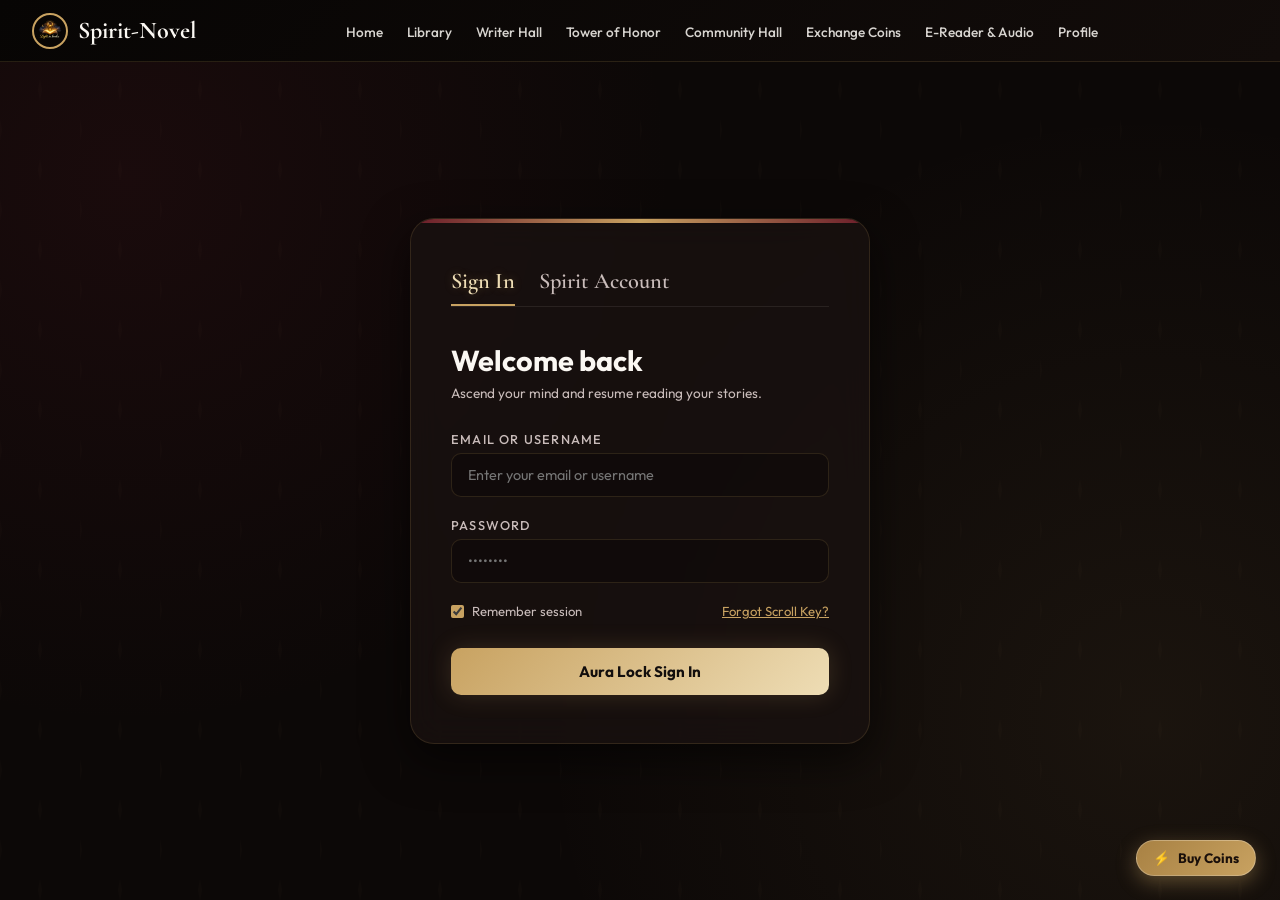
<file: editor.html>
<!DOCTYPE html>
<html lang="en">
<head>
  <meta charset="UTF-8">
  <meta name="viewport" content="width=device-width, initial-scale=1.0">
  <title>Novel Editor &mdash; Spirit-Novel</title>
  <meta name="description" content="Write your web novel on Spirit-Novel's powerful, distraction-free editor.">
  <link rel="preconnect" href="https://fonts.googleapis.com">
  <link rel="preconnect" href="https://fonts.gstatic.com" crossorigin>
  <link href="https://fonts.googleapis.com/css2?family=Cormorant+Garamond:ital,wght@0,400;0,600;0,700;1,400&family=Outfit:wght@300;400;500;600;700&family=Lora:ital,wght@0,400;0,500;1,400&display=swap" rel="stylesheet">
  <link rel="stylesheet" href="widgets.css">
  <script src="widgets.js"></script>
  <style>
    :root {
      --bg:#120e0d;--bg2:#1a1410;--bg3:#180f0c;--sidebar:#15110f;
      --maroon:#6a1b29;--maroon2:#892837;
      --gold:#c8a261;--gold2:#a88143;--gold3:#dfc290;
      --text:#fbf8f3;--muted:#c9bcba;--subtle:#7a6e6b;
      --border:rgba(200,162,97,0.18);--border2:rgba(200,162,97,0.10);
      --glow:0 0 20px rgba(200,162,97,0.35);--shadow:0 4px 20px rgba(0,0,0,0.3);
      --tr:all 0.3s cubic-bezier(0.16,1,0.3,1);
      --sw:280px; /* sidebar width */
      --rw:260px; /* right panel width */
      --th:60px;  /* topbar height */
      --tlh:50px; /* toolbar height */
    }
    *{box-sizing:border-box;margin:0;padding:0;}
    body{font-family:'Outfit',sans-serif;background:var(--bg);color:var(--text);height:100vh;overflow:hidden;display:flex;flex-direction:column;-webkit-font-smoothing:antialiased;}

    /* ===== TOPBAR ===== */
    .topbar{height:var(--th);background:linear-gradient(135deg,#0d0907,#1a100c);border-bottom:1px solid var(--border);display:flex;align-items:center;padding:0 1rem;gap:0.8rem;flex-shrink:0;z-index:100;}
    .back-btn{display:flex;align-items:center;gap:6px;padding:6px 12px;border-radius:7px;background:transparent;color:var(--muted);border:1px solid var(--border);cursor:pointer;font-size:0.8rem;font-family:'Outfit',sans-serif;transition:var(--tr);text-decoration:none;}
    .back-btn:hover{color:var(--gold);border-color:rgba(200,162,97,0.3);}
    .topbar-sep{width:1px;height:26px;background:var(--border);margin:0 0.2rem;}
    .book-title-input{flex:1;background:transparent;border:none;outline:none;color:var(--text);font-family:'Cormorant Garamond',serif;font-size:1.2rem;font-weight:600;max-width:380px;padding:4px 10px;border-radius:6px;transition:var(--tr);}
    .book-title-input:hover,.book-title-input:focus{background:rgba(200,162,97,0.07);}
    .book-title-input::placeholder{color:var(--muted);}
    .topbar-right{margin-left:auto;display:flex;align-items:center;gap:0.5rem;}
    .save-pill{font-size:0.75rem;color:var(--gold);display:flex;align-items:center;gap:5px;padding:4px 10px;background:rgba(200,162,97,0.07);border-radius:20px;border:1px solid rgba(200,162,97,0.18);}
    .save-dot{width:7px;height:7px;border-radius:50%;background:#4caf50;animation:pulse 2s infinite;}
    @keyframes pulse{0%,100%{opacity:1}50%{opacity:0.4}}
    .tb{display:inline-flex;align-items:center;gap:5px;padding:6px 14px;border-radius:7px;font-size:0.82rem;font-weight:500;cursor:pointer;border:none;transition:var(--tr);font-family:'Outfit',sans-serif;}
    .tb-ghost{background:transparent;color:var(--muted);border:1px solid var(--border);}
    .tb-ghost:hover{background:rgba(200,162,97,0.08);color:var(--gold);border-color:rgba(200,162,97,0.28);}
    .tb-maroon{background:linear-gradient(135deg,var(--maroon),var(--maroon2));color:var(--text);}
    .tb-maroon:hover{transform:translateY(-1px);}
    .tb-gold{background:linear-gradient(135deg,var(--gold2),var(--gold));color:#1a0f0a;font-weight:700;}
    .tb-gold:hover{transform:translateY(-1px);box-shadow:var(--glow);}

    /* ===== LAYOUT ===== */
    .editor-layout{display:flex;flex:1;overflow:hidden;position:relative;}

    /* ===== SIDEBAR TOGGLE TAB (always visible) ===== */
    .sidebar-tab{
      position:absolute;left:0;top:50%;transform:translateY(-50%);
      width:18px;height:56px;background:var(--bg2);
      border:1px solid var(--border);border-left:none;
      border-radius:0 8px 8px 0;
      display:flex;align-items:center;justify-content:center;
      cursor:pointer;z-index:50;transition:var(--tr);
      color:var(--muted);font-size:0.65rem;
    }
    .sidebar-tab:hover{background:rgba(200,162,97,0.1);color:var(--gold);}
    /* when sidebar is OPEN the tab moves to the edge of sidebar */
    .sidebar:not(.collapsed) ~ .sidebar-tab{ left:var(--sw); }

    /* ===== RIGHT PANEL TAB ===== */
    .rpanel-tab{
      position:absolute;right:0;top:50%;transform:translateY(-50%);
      width:18px;height:56px;background:var(--bg2);
      border:1px solid var(--border);border-right:none;
      border-radius:8px 0 0 8px;
      display:flex;align-items:center;justify-content:center;
      cursor:pointer;z-index:50;transition:var(--tr);
      color:var(--muted);font-size:0.65rem;
    }
    .rpanel-tab:hover{background:rgba(200,162,97,0.1);color:var(--gold);}
    .right-panel:not(.collapsed) ~ .rpanel-tab{ right:var(--rw); }

    /* ===== LEFT SIDEBAR ===== */
    .sidebar{
      width:var(--sw);background:var(--sidebar);border-right:1px solid var(--border2);
      display:flex;flex-direction:column;flex-shrink:0;
      transition:width 0.35s cubic-bezier(0.16,1,0.3,1);overflow:hidden;
    }
    .sidebar.collapsed{width:0;}
    .sidebar-hdr{padding:0.9rem 1.1rem 0.75rem;border-bottom:1px solid var(--border2);display:flex;align-items:center;justify-content:space-between;flex-shrink:0;}
    .sidebar-hdr h3{font-family:'Cormorant Garamond',serif;font-size:1rem;font-weight:600;color:var(--gold);}
    .icon-btn{width:28px;height:28px;display:flex;align-items:center;justify-content:center;border-radius:5px;background:transparent;color:var(--muted);cursor:pointer;border:none;transition:var(--tr);font-size:0.9rem;}
    .icon-btn:hover{background:rgba(200,162,97,0.1);color:var(--gold);}
    .book-pill{padding:0.8rem 1.1rem;border-bottom:1px solid var(--border2);display:flex;align-items:center;gap:0.7rem;flex-shrink:0;}
    .book-pill .cover{width:40px;height:54px;border-radius:4px;background:linear-gradient(135deg,#440e17,#6a1b29);display:flex;align-items:center;justify-content:center;font-size:1.1rem;flex-shrink:0;border:1px solid var(--border);}
    .book-pill .binfo{flex:1;min-width:0;}
    .book-pill .btitle{font-size:0.82rem;color:var(--text);font-weight:600;white-space:nowrap;overflow:hidden;text-overflow:ellipsis;}
    .book-pill .bmeta{font-size:0.68rem;color:var(--muted);margin-top:2px;}
    .ch-search{padding:0.6rem 1.1rem;flex-shrink:0;border-bottom:1px solid var(--border2);}
    .ch-search-wrap{position:relative;}
    .ch-search-wrap .sico{position:absolute;left:8px;top:50%;transform:translateY(-50%);font-size:0.75rem;color:var(--muted);pointer-events:none;}
    .ch-search input{width:100%;background:rgba(255,255,255,0.05);border:1px solid var(--border2);border-radius:7px;padding:5px 10px 5px 28px;color:var(--text);font-size:0.78rem;font-family:'Outfit',sans-serif;outline:none;transition:var(--tr);}
    .ch-search input::placeholder{color:var(--muted);}
    .ch-search input:focus{border-color:rgba(200,162,97,0.35);}
    .ch-list{flex:1;overflow-y:auto;padding:0.3rem 0;}
    .ch-list::-webkit-scrollbar{width:3px;}
    .ch-list::-webkit-scrollbar-thumb{background:rgba(200,162,97,0.15);border-radius:2px;}
    .ch-item{padding:0.6rem 1.1rem;cursor:pointer;display:flex;align-items:flex-start;gap:8px;transition:var(--tr);border-left:3px solid transparent;}
    .ch-item:hover{background:rgba(200,162,97,0.04);}
    .ch-item.active{background:rgba(200,162,97,0.08);border-left-color:var(--gold);}
    .ch-item .cn{font-size:0.65rem;font-weight:600;color:var(--gold);background:rgba(200,162,97,0.1);padding:2px 5px;border-radius:3px;min-width:28px;text-align:center;flex-shrink:0;margin-top:1px;}
    .ch-item .ct{font-size:0.8rem;color:var(--muted);font-weight:500;line-height:1.3;flex:1;}
    .ch-item.active .ct{color:var(--gold3);}
    .ch-item .cw{font-size:0.65rem;color:var(--subtle);margin-top:1px;}
    .ch-item .cm{opacity:0;color:var(--muted);font-size:0.8rem;flex-shrink:0;margin-left:auto;transition:var(--tr);}
    .ch-item:hover .cm{opacity:1;}
    .add-ch-btn{margin:0.6rem 1.1rem;padding:7px;background:rgba(200,162,97,0.07);border:1px dashed rgba(200,162,97,0.28);border-radius:7px;color:var(--gold);font-size:0.78rem;font-family:'Outfit',sans-serif;cursor:pointer;display:flex;align-items:center;justify-content:center;gap:5px;transition:var(--tr);flex-shrink:0;}
    .add-ch-btn:hover{background:rgba(200,162,97,0.12);border-style:solid;}

    /* ===== EDITOR MAIN ===== */
    .editor-main{flex:1;display:flex;flex-direction:column;overflow:hidden;min-width:0;}

    /* ===== TOOLBAR ===== */
    .toolbar{height:var(--tlh);background:#180f0c;border-bottom:1px solid var(--border);display:flex;align-items:center;padding:0 0.8rem;gap:1px;flex-shrink:0;overflow-x:auto;overflow-y:hidden;}
    .toolbar::-webkit-scrollbar{height:0;}
    .tgrp{display:flex;align-items:center;gap:1px;flex-shrink:0;}
    .tsep{width:1px;height:24px;background:var(--border);margin:0 5px;flex-shrink:0;}
    .tbtn{width:32px;height:32px;display:flex;align-items:center;justify-content:center;border-radius:5px;background:transparent;color:var(--muted);cursor:pointer;border:none;transition:var(--tr);font-size:0.85rem;position:relative;flex-shrink:0;}
    .tbtn:hover{background:rgba(200,162,97,0.1);color:var(--gold3);}
    .tbtn.on{background:rgba(200,162,97,0.16);color:var(--gold);}
    .tbtn[title]:hover::after{content:attr(title);position:absolute;bottom:-30px;left:50%;transform:translateX(-50%);background:#2a1f1a;color:var(--text);font-size:0.65rem;padding:3px 7px;border-radius:4px;white-space:nowrap;z-index:999;border:1px solid var(--border);pointer-events:none;}
    .tsel{background:rgba(255,255,255,0.05);border:1px solid var(--border);border-radius:5px;color:var(--muted);font-size:0.75rem;padding:4px 6px;font-family:'Outfit',sans-serif;cursor:pointer;outline:none;transition:var(--tr);flex-shrink:0;}
    .tsel:hover{border-color:rgba(200,162,97,0.3);color:var(--gold3);}
    .tsel option{background:#1e1410;}
    .cdot{width:18px;height:18px;border-radius:50%;border:2px solid rgba(200,162,97,0.35);cursor:pointer;transition:var(--tr);flex-shrink:0;}
    .cdot:hover{transform:scale(1.2);}
    .cpick{position:absolute;opacity:0;width:0;height:0;}

    /* ===== CHAPTER HEADER ===== */
    .ch-header{padding:1.2rem 2.5rem 0.5rem;flex-shrink:0;}
    .ch-label{font-size:0.7rem;text-transform:uppercase;letter-spacing:2px;color:var(--gold2);margin-bottom:0.3rem;}
    .ch-title-inp{width:100%;background:transparent;border:none;outline:none;font-family:'Cormorant Garamond',serif;font-size:1.9rem;font-weight:700;color:var(--text);line-height:1.2;padding:3px 0;border-bottom:1px solid transparent;transition:var(--tr);}
    .ch-title-inp:hover,.ch-title-inp:focus{border-bottom-color:var(--border);}
    .ch-title-inp::placeholder{color:rgba(200,162,97,0.28);}

    /* ===== WRITING AREA ===== */
    .editor-scroll{flex:1;overflow-y:auto;padding:0 2.5rem 4rem;}
    .editor-scroll::-webkit-scrollbar{width:5px;}
    .editor-scroll::-webkit-scrollbar-thumb{background:rgba(200,162,97,0.12);border-radius:3px;}
    #wa{min-height:360px;max-width:780px;width:100%;outline:none;font-family:'Lora',serif;font-size:1.05rem;line-height:2;color:#e8dfd6;caret-color:var(--gold);padding:1rem 0 2rem;}
    #wa p{margin-bottom:1em;}
    #wa h1{font-size:2rem;color:var(--text);margin-bottom:0.6em;font-family:'Cormorant Garamond',serif;}
    #wa h2{font-size:1.6rem;color:var(--text);margin-bottom:0.6em;font-family:'Cormorant Garamond',serif;}
    #wa h3{font-size:1.3rem;color:var(--text);margin-bottom:0.6em;font-family:'Cormorant Garamond',serif;}
    #wa blockquote{border-left:3px solid var(--gold);padding-left:1rem;color:var(--muted);font-style:italic;margin:1.5em 0;}
    #wa ul,#wa ol{padding-left:1.5rem;margin-bottom:1em;}
    #wa li{margin-bottom:0.4em;}
    #wa hr{border:none;border-top:1px solid var(--border);margin:2em 0;}
    #wa a{color:var(--gold);text-decoration:underline;}
    #wa pre{background:rgba(0,0,0,0.3);padding:1rem;border-radius:8px;font-size:0.9rem;border:1px solid var(--border);overflow-x:auto;margin-bottom:1em;}
    #wa::selection,#wa *::selection{background:rgba(200,162,97,0.28);}
    .scene-div{text-align:center;color:var(--gold);font-size:1.4rem;letter-spacing:0.5rem;margin:1.5rem 0;user-select:none;}

    /* ===== STATUS BAR ===== */
    .status-bar{height:30px;background:#100c0a;border-top:1px solid var(--border);display:flex;align-items:center;padding:0 1.2rem;gap:2rem;flex-shrink:0;}
    .si{font-size:0.7rem;color:var(--muted);display:flex;align-items:center;gap:4px;}
    .si strong{color:var(--gold3);}

    /* ===== RIGHT PANEL ===== */
    .right-panel{width:var(--rw);background:var(--sidebar);border-left:1px solid var(--border2);display:flex;flex-direction:column;flex-shrink:0;overflow-y:auto;transition:width 0.35s cubic-bezier(0.16,1,0.3,1);}
    .right-panel.collapsed{width:0;overflow:hidden;}
    .right-panel::-webkit-scrollbar{width:3px;}
    .right-panel::-webkit-scrollbar-thumb{background:rgba(200,162,97,0.12);border-radius:2px;}
    .rphdr{padding:0.9rem 1.1rem 0.75rem;border-bottom:1px solid var(--border2);font-family:'Cormorant Garamond',serif;font-size:0.95rem;font-weight:600;color:var(--gold);flex-shrink:0;display:flex;justify-content:space-between;align-items:center;}
    .rsect{padding:0.9rem 1.1rem;border-bottom:1px solid var(--border2);}
    .rsect h4{font-size:0.68rem;text-transform:uppercase;letter-spacing:2px;color:var(--gold2);margin-bottom:0.7rem;font-family:'Outfit',sans-serif;font-weight:600;}
    .sgrid{display:grid;grid-template-columns:1fr 1fr;gap:0.5rem;}
    .sbox{background:rgba(200,162,97,0.05);border:1px solid var(--border);border-radius:7px;padding:0.6rem 0.7rem;}
    .sbox .sv{font-size:1.2rem;font-family:'Cormorant Garamond',serif;font-weight:700;color:var(--text);line-height:1;}
    .sbox .sl{font-size:0.6rem;color:var(--subtle);text-transform:uppercase;letter-spacing:1px;margin-top:2px;}
    .goal-wrap{margin-top:0.4rem;}
    .goal-row{display:flex;justify-content:space-between;font-size:0.72rem;color:var(--muted);margin-bottom:0.3rem;}
    .goal-bar{height:5px;background:rgba(200,162,97,0.08);border-radius:3px;overflow:hidden;}
    .goal-fill{height:100%;border-radius:3px;background:linear-gradient(90deg,var(--gold2),var(--gold));transition:width 0.5s;}
    .goal-inp-row{display:flex;align-items:center;gap:7px;margin-top:0.5rem;}
    .goal-inp-row input{width:72px;background:rgba(255,255,255,0.05);border:1px solid var(--border);border-radius:5px;padding:3px 7px;color:var(--text);font-size:0.75rem;font-family:'Outfit',sans-serif;outline:none;}
    .goal-inp-row label{font-size:0.72rem;color:var(--muted);}
    .ch-opts label{display:flex;align-items:center;justify-content:space-between;font-size:0.78rem;color:var(--muted);margin-bottom:0.5rem;}
    .toggle{position:relative;width:34px;height:18px;}
    .toggle input{opacity:0;width:0;height:0;}
    .tsl{position:absolute;inset:0;background:rgba(255,255,255,0.08);border-radius:18px;cursor:pointer;transition:0.3s;}
    .tsl::before{content:'';position:absolute;width:12px;height:12px;background:var(--muted);border-radius:50%;top:3px;left:3px;transition:0.3s;}
    .toggle input:checked+.tsl{background:var(--maroon);}
    .toggle input:checked+.tsl::before{transform:translateX(16px);background:var(--gold3);}
    .tags-wrap{display:flex;flex-wrap:wrap;gap:4px;}
    .tag-p{font-size:0.68rem;padding:2px 9px;border-radius:16px;background:rgba(106,27,41,0.3);border:1px solid rgba(200,162,97,0.18);color:var(--gold3);cursor:pointer;transition:var(--tr);}
    .tag-p:hover{background:rgba(106,27,41,0.55);}
    .notes-ta{width:100%;background:rgba(255,255,255,0.03);border:1px solid var(--border);border-radius:7px;padding:0.5rem 0.7rem;color:var(--muted);font-size:0.77rem;font-family:'Outfit',sans-serif;outline:none;resize:none;min-height:70px;line-height:1.5;transition:var(--tr);}
    .notes-ta:focus{border-color:rgba(200,162,97,0.28);color:var(--text);}
    .sched-inp{width:100%;background:rgba(255,255,255,0.04);border:1px solid var(--border);border-radius:7px;padding:7px;color:var(--text);font-family:'Outfit',sans-serif;font-size:0.77rem;outline:none;margin-bottom:0.5rem;}

    /* ===== FULLSCREEN ===== */
    body.fs .sidebar,body.fs .right-panel,body.fs .topbar,body.fs .status-bar,body.fs .toolbar,body.fs .sidebar-tab,body.fs .rpanel-tab{display:none;}
    body.fs .ch-header{padding:3rem 8rem 1rem;}
    body.fs .editor-scroll{padding:0 8rem 6rem;background:#0d0907;}
    body.fs #wa{max-width:none;font-size:1.12rem;}
    .fs-exit{display:none;position:fixed;top:1.2rem;right:1.2rem;z-index:9999;background:rgba(26,16,12,0.92);border:1px solid var(--border);color:var(--muted);border-radius:40px;padding:5px 14px;font-size:0.75rem;font-family:'Outfit',sans-serif;cursor:pointer;align-items:center;gap:5px;transition:var(--tr);backdrop-filter:blur(10px);}
    body.fs .fs-exit{display:flex;}
    .fs-exit:hover{color:var(--gold);}
    .fs-hint{display:none;position:fixed;bottom:1.8rem;left:50%;transform:translateX(-50%);background:rgba(26,16,12,0.85);border:1px solid var(--border);color:var(--muted);border-radius:40px;padding:5px 18px;font-size:0.68rem;font-family:'Outfit',sans-serif;backdrop-filter:blur(10px);white-space:nowrap;pointer-events:none;}
    body.fs .fs-hint{display:block;}
    .focus-tb{position:fixed;top:-68px;left:50%;transform:translateX(-50%);background:rgba(20,13,10,0.94);border:1px solid var(--border);border-radius:11px;padding:7px 14px;display:flex;align-items:center;gap:3px;z-index:9998;backdrop-filter:blur(16px);transition:top 0.4s cubic-bezier(0.16,1,0.3,1);box-shadow:0 8px 30px rgba(0,0,0,0.5);}
    body.fs .focus-tb.vis{top:0.8rem;}

    /* ===== MODALS ===== */
    .moverlay{position:fixed;inset:0;background:rgba(0,0,0,0.72);backdrop-filter:blur(6px);z-index:1000;display:flex;align-items:center;justify-content:center;opacity:0;pointer-events:none;transition:opacity 0.3s;}
    .moverlay.open{opacity:1;pointer-events:all;}
    .modal{background:#1e1612;border:1px solid var(--border);border-radius:15px;padding:1.8rem;width:90%;max-width:460px;transform:scale(0.96);transition:transform 0.3s cubic-bezier(0.16,1,0.3,1);}
    .moverlay.open .modal{transform:scale(1);}
    .modal h3{font-family:'Cormorant Garamond',serif;font-size:1.35rem;color:var(--text);margin-bottom:1.1rem;}
    .mf{margin-bottom:0.9rem;}
    .mf label{display:block;font-size:0.75rem;text-transform:uppercase;letter-spacing:1px;color:var(--gold2);margin-bottom:0.35rem;}
    .mf input,.mf select{width:100%;background:rgba(255,255,255,0.05);border:1px solid var(--border);border-radius:7px;padding:9px 13px;color:var(--text);font-size:0.88rem;font-family:'Outfit',sans-serif;outline:none;transition:var(--tr);}
    .mf input:focus,.mf select:focus{border-color:rgba(200,162,97,0.38);}
    .mf select option{background:#1e1410;}
    .mactions{display:flex;gap:0.7rem;justify-content:flex-end;margin-top:1.3rem;}

    /* ===== FIND BAR ===== */
    .find-bar{position:fixed;top:63px;right:1rem;background:#1e1612;border:1px solid var(--border);border-radius:11px;padding:0.75rem 0.9rem;z-index:500;display:none;gap:0.5rem;flex-direction:column;min-width:270px;box-shadow:var(--shadow);}
    .find-bar.open{display:flex;}
    .find-bar input{background:rgba(255,255,255,0.05);border:1px solid var(--border);border-radius:6px;padding:5px 9px;color:var(--text);font-size:0.82rem;font-family:'Outfit',sans-serif;outline:none;width:100%;transition:var(--tr);}
    .find-bar input:focus{border-color:rgba(200,162,97,0.38);}
    .fba{display:flex;gap:0.35rem;}
    .fba button{flex:1;padding:4px;background:rgba(200,162,97,0.07);border:1px solid var(--border);border-radius:5px;color:var(--muted);font-size:0.72rem;cursor:pointer;font-family:'Outfit',sans-serif;transition:var(--tr);}
    .fba button:hover{background:rgba(200,162,97,0.16);color:var(--gold);}

    /* ===== EMOJI PICKER ===== */
    .epicker{position:fixed;background:#1e1612;border:1px solid var(--border);border-radius:11px;padding:0.7rem;z-index:800;display:none;flex-wrap:wrap;gap:5px;max-width:250px;box-shadow:var(--shadow);}
    .epicker.open{display:flex;}
    .ep{font-size:1.25rem;cursor:pointer;padding:3px;border-radius:5px;transition:var(--tr);background:none;border:none;}
    .ep:hover{background:rgba(200,162,97,0.13);transform:scale(1.2);}

    /* ===== CONTEXT MENU ===== */
    .ctx{position:fixed;background:#1e1612;border:1px solid var(--border);border-radius:9px;padding:0.35rem 0;z-index:999;min-width:150px;display:none;box-shadow:var(--shadow);}
    .ctx.open{display:block;}
    .ctx button{width:100%;padding:6px 13px;background:transparent;border:none;color:var(--muted);font-size:0.8rem;font-family:'Outfit',sans-serif;cursor:pointer;text-align:left;display:flex;align-items:center;gap:7px;transition:0.18s;}
    .ctx button:hover{background:rgba(200,162,97,0.07);color:var(--text);}
    .ctx button.danger:hover{background:rgba(180,50,50,0.13);color:#e88;}

    /* ===== TOAST ===== */
    .toast{position:fixed;bottom:1.8rem;right:1.8rem;background:#1e1612;border:1px solid rgba(200,162,97,0.28);border-radius:9px;padding:0.75rem 1.1rem;color:var(--text);font-size:0.82rem;display:flex;align-items:center;gap:0.5rem;z-index:9999;transform:translateY(70px);opacity:0;transition:all 0.38s cubic-bezier(0.16,1,0.3,1);pointer-events:none;box-shadow:var(--shadow);}
    .toast.show{transform:translateY(0);opacity:1;}

    @media(max-width:900px){.right-panel{display:none;}.rpanel-tab{display:none;}}
    @media(max-width:600px){.sidebar{display:none;}.sidebar-tab{display:none;}.ch-header{padding:1rem 1.2rem 0.4rem;}.editor-scroll{padding:0 1.2rem 3rem;}}
  </style>
</head>
<body>

<!-- TOPBAR -->
<header class="topbar" id="topbar">
  <a href="book-detail.html" class="back-btn">&#8592; Chapters</a>
  <div class="topbar-sep"></div>
  <input type="text" class="book-title-input" id="bookTitle" value="The Celestial Ascension" placeholder="Book title&hellip;">
  <div class="topbar-right">
    <div class="save-pill" id="savePill"><div class="save-dot" id="saveDot"></div><span id="saveLabel">Saved</span></div>
    <button class="tb tb-ghost" onclick="toggleFind()">&#128269;</button>
    <button class="tb tb-ghost" onclick="toggleTheme()" id="themeBtn">&#9728;&#65039;</button>
    <button class="tb tb-ghost" onclick="toggleFS()" id="fsBtn">&#x26F6; Full View</button>
    <button class="tb tb-maroon" onclick="saveDraft()">&#128190; Save</button>
    <button class="tb tb-gold" onclick="openPublish()">&#128640; Publish</button>
  </div>
</header>

<!-- Focus toolbar (fullscreen hover) -->
<div class="focus-tb" id="focusTb">
  <button class="tbtn" onclick="ex('bold')" title="Bold"><b>B</b></button>
  <button class="tbtn" onclick="ex('italic')" title="Italic"><i>I</i></button>
  <button class="tbtn" onclick="ex('underline')" title="Underline"><u>U</u></button>
  <div class="tsep"></div>
  <button class="tbtn" onclick="insertScene()" title="Scene Break">&#10086;</button>
  <div class="tsep"></div>
  <button class="tbtn" onclick="toggleFS()" style="color:var(--gold);" title="Exit">&#x2716;</button>
</div>
<button class="fs-exit" onclick="toggleFS()">&#x2715; Exit Full View</button>
<div class="fs-hint">Hover top for toolbar &middot; ESC to exit &middot; Auto-save On</div>

<!-- MAIN LAYOUT -->
<div class="editor-layout" id="layout">

  <!-- SIDEBAR TOGGLE TAB -->
  <div class="sidebar-tab" id="sidebarTab" onclick="toggleSidebar()" title="Toggle chapters panel">&#9711;</div>

  <!-- LEFT SIDEBAR -->
  <aside class="sidebar" id="sidebar">
    <div class="sidebar-hdr">
      <h3>&#128209; Chapters</h3>
      <button class="icon-btn" onclick="toggleSidebar()" title="Collapse">&#8249;</button>
    </div>
    <div class="book-pill">
      <div class="cover" id="sbCover">&#128218;</div>
      <div class="binfo">
        <div class="btitle" id="sbTitle">Loading...</div>
        <div class="bmeta" id="sbMeta">0 chapters &bull; 0 words</div>
      </div>
    </div>
    <div class="ch-search">
      <div class="ch-search-wrap">
        <span class="sico">&#128269;</span>
        <input type="text" id="chSearchInput" placeholder="Search chapters&hellip;" oninput="filterChs(this.value)">
      </div>
    </div>
    <div class="ch-list" id="chList"></div>
    <button class="add-ch-btn" onclick="addChapter()">&#65291; Add New Chapter</button>
  </aside>

  <!-- EDITOR MAIN -->
  <main class="editor-main">
    <!-- TOOLBAR -->
    <div class="toolbar" id="mainToolbar">
      <div class="tgrp">
        <button class="tbtn" onclick="ex('undo')" title="Undo">&#x21A9;</button>
        <button class="tbtn" onclick="ex('redo')" title="Redo">&#x21AA;</button>
      </div>
      <div class="tsep"></div>
      <div class="tgrp">
        <select class="tsel" id="fontFam" onchange="changeFontFamily(this.value)">
          <option value="'Lora',serif">Lora</option>
          <option value="'Outfit',sans-serif">Outfit</option>
          <option value="'Cormorant Garamond',serif">Cormorant</option>
          <option value="Georgia,serif">Georgia</option>
          <option value="monospace">Monospace</option>
        </select>
        <select class="tsel" id="fontSz" onchange="changeFontSize(this.value)" style="width:58px;">
          <option value="12">12</option><option value="14">14</option>
          <option value="16" selected>16</option><option value="18">18</option>
          <option value="20">20</option><option value="24">24</option>
          <option value="28">28</option><option value="32">32</option>
        </select>
      </div>
      <div class="tsep"></div>
      <div class="tgrp">
        <button class="tbtn" id="bBold" onclick="exT('bold','bBold')" title="Bold"><b>B</b></button>
        <button class="tbtn" id="bItal" onclick="exT('italic','bItal')" title="Italic"><i>I</i></button>
        <button class="tbtn" id="bUnder" onclick="exT('underline','bUnder')" title="Underline"><u>U</u></button>
        <button class="tbtn" id="bStrike" onclick="exT('strikeThrough','bStrike')" title="Strikethrough"><s>S</s></button>
        <button class="tbtn" onclick="ex('superscript')" title="Superscript" style="font-size:0.72rem;">x&#178;</button>
        <button class="tbtn" onclick="ex('subscript')" title="Subscript" style="font-size:0.72rem;">x&#8322;</button>
      </div>
      <div class="tsep"></div>
      <div class="tgrp">
        <div class="tbtn" title="Text Color" style="position:relative;">
          <div class="cdot" id="tcd" style="background:#e8dfd6;" onclick="document.getElementById('tcp').click()"></div>
          <input type="color" id="tcp" class="cpick" value="#e8dfd6" oninput="changeTxtColor(this.value)">
        </div>
        <div class="tbtn" title="Highlight" style="position:relative;">
          <div class="cdot" id="hld" style="background:#c8a26155;" onclick="document.getElementById('hlp').click()"></div>
          <input type="color" id="hlp" class="cpick" value="#c8a261" oninput="changeHL(this.value)">
        </div>
      </div>
      <div class="tsep"></div>
      <div class="tgrp">
        <select class="tsel" id="blkSel" onchange="exFmt(this.value)" title="Style">
          <option value="">Style</option>
          <option value="p">Normal</option>
          <option value="h1">H1</option><option value="h2">H2</option><option value="h3">H3</option>
          <option value="blockquote">Quote</option><option value="pre">Code</option>
        </select>
      </div>
      <div class="tsep"></div>
      <div class="tgrp">
        <button class="tbtn" onclick="ex('justifyLeft')" title="Left">&#8676;</button>
        <button class="tbtn" onclick="ex('justifyCenter')" title="Center">&#8801;</button>
        <button class="tbtn" onclick="ex('justifyRight')" title="Right">&#8677;</button>
        <button class="tbtn" onclick="ex('justifyFull')" title="Justify">&#9644;</button>
      </div>
      <div class="tsep"></div>
      <div class="tgrp">
        <button class="tbtn" onclick="ex('insertUnorderedList')" title="Bullet">&#8226;</button>
        <button class="tbtn" onclick="ex('insertOrderedList')" title="Numbered">1.</button>
        <button class="tbtn" onclick="ex('indent')" title="Indent">&#x21E5;</button>
        <button class="tbtn" onclick="ex('outdent')" title="Outdent">&#x21E4;</button>
      </div>
      <div class="tsep"></div>
      <div class="tgrp">
        <select class="tsel" id="lhSel" onchange="changeLH(this.value)" title="Line Spacing">
          <option value="1.5">1.5&times;</option>
          <option value="2" selected>2&times;</option>
          <option value="2.5">2.5&times;</option>
          <option value="3">3&times;</option>
        </select>
      </div>
      <div class="tsep"></div>
      <div class="tgrp">
        <button class="tbtn" onclick="openLink()" title="Insert Link">&#128279;</button>
        <button class="tbtn" onclick="ex('insertHTML','<hr>')" title="Horizontal Rule">&mdash;</button>
        <button class="tbtn" onclick="insertScene()" title="Scene Break">&#10086;</button>
        <button class="tbtn" onclick="openEmoji(event)" title="Emoji">&#128522;</button>
        <button class="tbtn" onclick="ex('removeFormat')" title="Clear Formatting">&#8856;</button>
      </div>
      <div class="tsep"></div>
      <div class="tgrp">
        <button class="tbtn" id="spellBtn" onclick="toggleSpell()" title="Spellcheck">ABC</button>
        <button class="tbtn" onclick="copyAll()" title="Copy All">&#9014;</button>
        <button class="tbtn" onclick="clearWA()" title="Clear" style="color:#e88;">&#128465;</button>
      </div>
    </div>

    <!-- Chapter title -->
    <div class="ch-header">
      <div class="ch-label" id="chLabel">Chapter 1</div>
      <input type="text" class="ch-title-inp" id="chTitleInp" value="The First Step into the Celestial Realm" placeholder="Chapter title&hellip;">
    </div>

    <!-- Writing area -->
    <div class="editor-scroll">
      <div id="wa" contenteditable="true" spellcheck="true"
        oninput="onInput()" onkeydown="onKD(event)"
        onmouseup="updateBtns()" onkeyup="updateBtns()"></div>
    </div>

    <!-- Status bar -->
    <div class="status-bar">
      <span class="si">Words: <strong id="wc">0</strong></span>
      <span class="si">Chars: <strong id="cc">0</strong></span>
      <span class="si">Paras: <strong id="pc">0</strong></span>
      <span class="si">Read: <strong id="rt">0 min</strong></span>
      <span class="si" style="margin-left:auto;">Auto-save: <strong style="color:#4caf50;">On</strong></span>
    </div>
  </main>

  <!-- RIGHT PANEL TAB -->
  <div class="rpanel-tab" id="rpanelTab" onclick="toggleRP()" title="Toggle document info">&#9711;</div>

  <!-- RIGHT PANEL -->
  <aside class="right-panel" id="rightPanel">
    <div class="rphdr">
      <span>Document Info</span>
      <button class="icon-btn" onclick="toggleRP()" title="Collapse">&#8250;</button>
    </div>
    <div class="rsect">
      <h4>Chapter Stats</h4>
      <div class="sgrid">
        <div class="sbox"><div class="sv" id="rw">0</div><div class="sl">Words</div></div>
        <div class="sbox"><div class="sv" id="rc">0</div><div class="sl">Chars</div></div>
        <div class="sbox"><div class="sv" id="rp">0</div><div class="sl">Paragraphs</div></div>
        <div class="sbox"><div class="sv" id="rr">0m</div><div class="sl">Read Time</div></div>
      </div>
    </div>
    <div class="rsect">
      <h4>Daily Writing Goal</h4>
      <div class="goal-wrap">
        <div class="goal-row"><span id="gCur">0 words today</span><span id="gTgt">2,000 target</span></div>
        <div class="goal-bar"><div class="goal-fill" id="gFill" style="width:0%"></div></div>
      </div>
      <div class="goal-inp-row">
        <input type="number" id="gInp" value="2000" min="100" oninput="updateGoal()">
        <label>words / day</label>
      </div>
    </div>
    <div class="rsect">
      <h4>Chapter Options</h4>
      <div class="ch-opts">
        <label>Premium Chapter <label class="toggle"><input type="checkbox" id="oPrem" onchange="togglePremiumPricing()"><span class="tsl"></span></label></label>
        
        <!-- Premium Pricing Section -->
        <div id="premPriceSection" style="display:none; margin: 0.5rem 0 0.8rem 0; padding: 0.6rem 0.8rem; background: rgba(200,162,97,0.06); border: 1px solid rgba(200,162,97,0.18); border-radius: 8px;">
          <div style="display:flex; justify-content:space-between; align-items:center; font-size:0.72rem; color:var(--muted); margin-bottom:4px;">
            <span>Chapter Price:</span>
            <span id="priceStatusText" style="font-size:0.65rem; color:var(--gold); font-weight:600;">Custom Price</span>
          </div>
          <div style="display:flex; align-items:center; gap:6px;">
            <input type="number" id="chPriceInp" value="5" min="1" max="100" style="width:70px; background:rgba(0,0,0,0.2); border:1px solid var(--border); border-radius:5px; padding:4px 8px; color:var(--text); font-size:0.8rem; outline:none; font-family:'Outfit',sans-serif;" oninput="onPriceInp()">
            <span style="font-size:0.75rem; color:var(--gold);">Spirit Coins</span>
          </div>
          <div id="priceNote" style="font-size:0.62rem; color:var(--subtle); margin-top:4px; line-height:1.3;">
            Writers above Apprentice level can set custom prices (1–100 SC).
          </div>
        </div>

        <label>Members Only <label class="toggle"><input type="checkbox" id="oMem"><span class="tsl"></span></label></label>
        <label>Adult Content <label class="toggle"><input type="checkbox" id="oAdult"><span class="tsl"></span></label></label>
        <label>Auto-publish <label class="toggle"><input type="checkbox" id="oAuto" checked><span class="tsl"></span></label></label>
      </div>
    </div>
    <div class="rsect">
      <h4>Tags</h4>
      <div class="tags-wrap" id="tagsW">
        <span class="tag-p">Fantasy</span>
        <span class="tag-p">Cultivation</span>
        <span class="tag-p">Martial Arts</span>
        <span class="tag-p" onclick="addTag()" style="border-style:dashed;">&#65291;</span>
      </div>
    </div>
    <div class="rsect">
      <h4>Author Notes</h4>
      <textarea class="notes-ta" id="aNotes" placeholder="Private notes&hellip;"></textarea>
    </div>
    <div class="rsect">
      <h4>Schedule Publish</h4>
      <input type="datetime-local" class="sched-inp" id="schedDt">
      <button class="tb tb-ghost" style="width:100%;justify-content:center;" onclick="schedPub()">&#128197; Schedule</button>
    </div>
  </aside>

</div><!-- .editor-layout -->

<!-- FIND BAR -->
<div class="find-bar" id="findBar">
  <div style="display:flex;justify-content:space-between;align-items:center;">
    <span style="font-size:0.75rem;color:var(--gold);font-weight:600;">Find &amp; Replace</span>
    <button onclick="toggleFind()" style="background:none;border:none;color:var(--muted);cursor:pointer;">&#x2715;</button>
  </div>
  <input type="text" id="findInp" placeholder="Find&hellip;" oninput="findTxt()">
  <input type="text" id="replInp" placeholder="Replace with&hellip;">
  <div class="fba">
    <button onclick="findTxt()">Find</button>
    <button onclick="replOne()">Replace</button>
    <button onclick="replAll()">Replace All</button>
  </div>
  <span id="findCnt" style="font-size:0.67rem;color:var(--muted);"></span>
</div>

<!-- EMOJI PICKER -->
<div class="epicker" id="ePicker">
  <button class="ep" onclick="insEm('\u2728')">\u2728</button>
  <button class="ep" onclick="insEm('\u2694\uFE0F')">\u2694\uFE0F</button>
  <button class="ep" onclick="insEm('\uD83C\uDF19')">\uD83C\uDF19</button>
  <button class="ep" onclick="insEm('\uD83D\uDD25')">\uD83D\uDD25</button>
  <button class="ep" onclick="insEm('\uD83D\uDCAB')">\uD83D\uDCAB</button>
  <button class="ep" onclick="insEm('\uD83C\uDF0A')">\uD83C\uDF0A</button>
  <button class="ep" onclick="insEm('\uD83D\uDC09')">\uD83D\uDC09</button>
  <button class="ep" onclick="insEm('\uD83D\uDC8E')">\uD83D\uDC8E</button>
  <button class="ep" onclick="insEm('\uD83C\uDF1F')">\uD83C\uDF1F</button>
  <button class="ep" onclick="insEm('\uD83D\uDC94')">\uD83D\uDC94</button>
  <button class="ep" onclick="insEm('\uD83D\uDE22')">\uD83D\uDE22</button>
  <button class="ep" onclick="insEm('\uD83D\uDC4F')">\uD83D\uDC4F</button>
  <button class="ep" onclick="insEm('\uD83E\uDDD9')">\uD83E\uDDD9</button>
  <button class="ep" onclick="insEm('\uD83C\uDF00')">\uD83C\uDF00</button>
  <button class="ep" onclick="insEm('\u2764\uFE0F')">\u2764\uFE0F</button>
  <button class="ep" onclick="insEm('\uD83D\uDC51')">\uD83D\uDC51</button>
  <button class="ep" onclick="insEm('\uD83D\uDCDC')">\uD83D\uDCDC</button>
  <button class="ep" onclick="insEm('\u26F0\uFE0F')">\u26F0\uFE0F</button>
  <button class="ep" onclick="insEm('\uD83C\uDFDB\uFE0F')">\uD83C\uDFDB\uFE0F</button>
  <button class="ep" onclick="insEm('\uD83D\uDCA5')">\uD83D\uDCA5</button>
</div>

<!-- LINK MODAL -->
<div class="moverlay" id="linkModal">
  <div class="modal">
    <h3>&#128279; Insert Link</h3>
    <div class="mf"><label>Display Text</label><input type="text" id="lTxt" placeholder="Label"></div>
    <div class="mf"><label>URL</label><input type="url" id="lUrl" placeholder="https://&hellip;"></div>
    <div class="mactions">
      <button class="tb tb-ghost" onclick="closeLink()">Cancel</button>
      <button class="tb tb-maroon" onclick="insertLink()">Insert</button>
    </div>
  </div>
</div>

<!-- PUBLISH MODAL -->
<div class="moverlay" id="publishModal">
  <div class="modal">
    <h3>&#128640; Publish Chapter</h3>
    <div class="mf"><label>Chapter Title</label><input type="text" id="pubTit"></div>
    <div class="mf"><label>Visibility</label>
      <select id="pubVis">
        <option>Public (All Readers)</option>
        <option>Premium Members Only</option>
        <option>Followers Only</option>
        <option>Private Draft</option>
      </select>
    </div>
    <div class="mf"><label>Content Warning</label>
      <select id="pubWarn">
        <option>None</option><option>Mild Violence</option>
        <option>Adult Content</option><option>Graphic Content</option>
      </select>
    </div>
    <div class="mactions">
      <button class="tb tb-ghost" onclick="closePublish()">Cancel</button>
      <button class="tb tb-gold" onclick="confirmPub()">&#128640; Publish Now</button>
    </div>
  </div>
</div>

<!-- CTX MENU -->
<div class="ctx" id="ctx">
  <button onclick="ctxRename()">&#x270F;&#xFE0F; Rename</button>
  <button onclick="ctxDup()">&#9014; Duplicate</button>
  <button onclick="ctxUp()">&#8593; Move Up</button>
  <button onclick="ctxDn()">&#8595; Move Down</button>
  <button onclick="ctxDel()" class="danger">&#128465; Delete</button>
</div>

<!-- TOAST -->
<div class="toast" id="toast"><span id="tIco"></span><span id="tMsg"></span></div>

<script>const API_URL = window.location.hostname === 'localhost' || window.location.hostname === '127.0.0.1'
  ? 'http://localhost:5000/api'
  : 'https://api.noverspirit.qd.je/api';

let sessionData = null;
try { sessionData = JSON.parse(localStorage.getItem('sn_active_chapter')||'null'); } catch(e){}

const bookId = sessionData?.bookId || '';
let activeChId = sessionData?.chapterId || '';
let chapters = [];
let ctxTgt = null;
let savedRange = null;
let autoSaveTimer = null;
let isFS = false, isLight = false;
let dayWords = 0;

/* ======= INIT ======= */
document.addEventListener('DOMContentLoaded', async ()=>{
  const token = localStorage.getItem('sn_auth_token');
  if(!token || !bookId || !activeChId) {
    alert("Unauthorized session. Returning to Writer Hall.");
    window.location.href = 'writer-hall.html';
    return;
  }

  await loadNovelDetails();
  await loadActiveChapterContent();

  document.addEventListener('mousemove', e=>{
    if(isFS) document.getElementById('focusTb').classList.toggle('vis', e.clientY < 60);
  });
  document.addEventListener('keydown', e=>{
    if(e.key==='Escape'){ if(isFS) toggleFS(); closeAllM(); document.getElementById('findBar').classList.remove('open'); document.getElementById('ePicker').classList.remove('open'); }
    if((e.ctrlKey||e.metaKey)&&e.key==='s'){e.preventDefault();saveDraft();}
    if((e.ctrlKey||e.metaKey)&&e.key==='f'){e.preventDefault();toggleFind();}
  });
  document.addEventListener('click', e=>{
    if(!e.target.closest('#ctx')) document.getElementById('ctx').classList.remove('open');
    if(!e.target.closest('#ePicker')&&!e.target.closest('[title="Emoji"]')) document.getElementById('ePicker').classList.remove('open');
  });
  startAutoSave();
  updateSidebarTabArrow();
  updateRPTabArrow();
});

/* ======= API FETCHERS ======= */
async function loadNovelDetails() {
  try {
    const response = await fetch(`${API_URL}/novels/${bookId}`);
    const data = await response.json();
    if(data.novel) {
      const bookTitle = data.novel.title;
      document.getElementById('bookTitle').value = bookTitle;
      document.getElementById('sbTitle').textContent = bookTitle;
      
      chapters = data.novel.chapters || [];
      
      const totWords = chapters.length * 3000;
      document.getElementById('sbMeta').textContent = chapters.length + ' chapters • ' + totWords.toLocaleString() + ' words';
      renderChList();
    }
  } catch(err) {
    console.error('Failed to load novel details in editor', err);
  }
}

async function loadActiveChapterContent() {
  const token = localStorage.getItem('sn_auth_token');
  try {
    const response = await fetch(`${API_URL}/novels/chapters/${activeChId}`, {
      headers: { 'Authorization': `Bearer ${token}` }
    });
    const data = await response.json();
    if(data.chapter) {
      document.getElementById('wa').innerHTML = data.chapter.content || '<p></p>';
      document.getElementById('chTitleInp').value = data.chapter.title;
      document.getElementById('chLabel').textContent = 'Chapter ' + data.chapter.chapterNumber;

      document.getElementById('oPrem').checked = !!data.chapter.isPremium;
      document.getElementById('chPriceInp').value = data.chapter.coinCost || 5;
      
      togglePremiumPricing();
      updateStats();
    }
  } catch(err) {
    console.error('Failed to load chapter content', err);
  }
}

function toggleSidebar(){
  document.getElementById('sidebar').classList.toggle('collapsed');
  updateSidebarTabArrow();
}
function updateSidebarTabArrow(){
  const collapsed = document.getElementById('sidebar').classList.contains('collapsed');
  document.getElementById('sidebarTab').innerHTML = collapsed ? '&#9655;' : '&#9665;';
  document.getElementById('sidebarTab').title = collapsed ? 'Show chapters panel' : 'Hide chapters panel';
  const tab = document.getElementById('sidebarTab');
  tab.style.left = collapsed ? '0' : 'calc(var(--sw) - 0px)';
}
function toggleRP(){
  document.getElementById('rightPanel').classList.toggle('collapsed');
  updateRPTabArrow();
}
function updateRPTabArrow(){
  const collapsed = document.getElementById('rightPanel').classList.contains('collapsed');
  document.getElementById('rpanelTab').innerHTML = collapsed ? '&#9665;' : '&#9655;';
  document.getElementById('rpanelTab').title = collapsed ? 'Show document info' : 'Hide document info';
  const tab = document.getElementById('rpanelTab');
  tab.style.right = collapsed ? '0' : 'calc(var(--rw) - 0px)';
}

function renderChList(filter=''){
  const list=document.getElementById('chList'); list.innerHTML='';
  chapters.forEach(ch=>{
    if(filter&&!ch.title.toLowerCase().includes(filter.toLowerCase())) return;
    const d=document.createElement('div');
    d.className='ch-item'+(ch.id===activeChId?' active':'');
    d.innerHTML=`<span class="cn">${ch.chapterNumber}</span><div style="flex:1"><div class="ct">${ch.title}</div><div class="cw">3,000 words</div></div><span class="cm" onclick="openCtx(event,'${ch.id}')">&#8942;</span>`;
    d.addEventListener('click',e=>{ if(!e.target.classList.contains('cm')) loadCh(ch.id); });
    list.appendChild(d);
  });
}
function filterChs(v){ renderChList(v); }
const WRITER_LEVEL = 5;

async function loadCh(id){
  await saveDraftSilent();
  activeChId=id;
  const activeCh = chapters.find(c => c.id === id);
  if (activeCh && sessionData) {
    sessionData.chapterId = id;
    sessionData.chapterTitle = activeCh.title;
    localStorage.setItem('sn_active_chapter', JSON.stringify(sessionData));
  }
  await loadActiveChapterContent();
  renderChList();
}

function calculateDefaultPrice() {
  const wa = document.getElementById('wa');
  const text = wa.innerText || wa.textContent || '';
  const words = countW(text);
  const cappedWords = Math.min(words, 5000);
  if (words <= 0) return 1;
  return Math.max(1, Math.round(cappedWords / 200));
}

function togglePremiumPricing() {
  const isPremium = document.getElementById('oPrem').checked;
  const priceSec = document.getElementById('premPriceSection');
  const priceInp = document.getElementById('chPriceInp');
  const statusText = document.getElementById('priceStatusText');
  const priceNote = document.getElementById('priceNote');

  const defaultPrice = calculateDefaultPrice();

  if (isPremium) {
    priceSec.style.display = 'block';
    if (WRITER_LEVEL > 3) {
      priceInp.disabled = false;
      if (!priceInp.value || priceInp.value == 5) {
        priceInp.value = defaultPrice;
      }
      statusText.textContent = 'Custom Price';
      statusText.style.color = 'var(--gold)';
      priceNote.innerHTML = `Writers above Apprentice level can set custom prices (1–100 SC). <br>Recommended default: <strong style="color:var(--gold);">${defaultPrice} SC</strong> (5 SC/1k words, capped at 5k words).`;
    } else {
      priceInp.disabled = true;
      priceInp.value = defaultPrice;
      statusText.textContent = 'Locked Price';
      statusText.style.color = 'var(--subtle)';
      priceNote.innerHTML = `<span style="color:#e88;">Locked to ${defaultPrice} SC</span> (5 SC/1k words, capped at 5k words). Level up beyond Apprentice to set custom pricing!`;
    }
  } else {
    priceSec.style.display = 'none';
  }
}

function onPriceInp() {
  const priceInp = document.getElementById('chPriceInp');
  let val = parseInt(priceInp.value) || 1;
  if (val < 1) val = 1;
  if (val > 100) val = 100;
  priceInp.value = val;
}
function openCtx(e,id){
  e.stopPropagation(); ctxTgt=id;
  const m=document.getElementById('ctx');
  m.style.top=Math.min(e.clientY,window.innerHeight-200)+'px';
  m.style.left=Math.min(e.clientX,window.innerWidth-170)+'px';
  m.classList.add('open');
}
function ctxRename(){ showToast('✍️', 'Open the chapter details to rename.'); }
function ctxDup(){ showToast('⚠️', 'Feature restricted to Sect Masters.'); }
function ctxUp(){ showToast('⚠️', 'Reordering chapters is disabled in dev mode.'); }
function ctxDn(){ showToast('⚠️', 'Reordering chapters is disabled in dev mode.'); }
function ctxDel(){ showToast('⚠️', 'Delete permission restricted to Author/Publisher.'); }

/* ======= STATS ======= */
function countW(t){ return t.trim().split(/\s+/).filter(w=>w.length>0).length; }
function onInput(){ updateStats(); togglePremiumPricing(); markUnsaved(); resetAutoSave(); }
function updateStats(){
  const wa=document.getElementById('wa');
  const text=wa.innerText||wa.textContent||'';
  const w=countW(text), c=text.length, p=wa.querySelectorAll('p,h1,h2,h3,blockquote,pre').length||1, t=Math.max(1,Math.ceil(w/200));
  document.getElementById('wc').textContent=w.toLocaleString();
  document.getElementById('cc').textContent=c.toLocaleString();
  document.getElementById('pc').textContent=p;
  document.getElementById('rt').textContent=t+' min';
  document.getElementById('rw').textContent=w.toLocaleString();
  document.getElementById('rc').textContent=c.toLocaleString();
  document.getElementById('rp').textContent=p;
  document.getElementById('rr').textContent=t+'m';
  const tot=chapters.reduce((a,c)=>a+3000,0);
  document.getElementById('sbMeta').textContent=chapters.length+' chapters • '+(tot+w).toLocaleString()+' words';
  dayWords=w; updateGoal();
}
function updateGoal(){
  const g=parseInt(document.getElementById('gInp').value)||2000;
  const p=Math.min(100,(dayWords/g)*100);
  document.getElementById('gFill').style.width=p+'%';
  document.getElementById('gCur').textContent=dayWords.toLocaleString()+' words today';
  document.getElementById('gTgt').textContent=g.toLocaleString()+' target';
}
function addTag(){ const t=prompt('Tag:'); if(!t)return; const w=document.getElementById('tagsW'); const p=document.createElement('span'); p.className='tag-p'; p.textContent=t; w.insertBefore(p,w.lastElementChild); }

/* ======= EDITOR COMMANDS ======= */
function ex(cmd,val=null){ document.getElementById('wa').focus(); document.execCommand(cmd,false,val); updateBtns(); }
function exT(cmd,id){ ex(cmd); document.getElementById(id).classList.toggle('on',document.queryCommandState(cmd)); }
function exFmt(v){ if(!v)return; ex('formatBlock',v); document.getElementById('blkSel').value=''; }
function updateBtns(){ const m={bold:'bBold',italic:'bItal',underline:'bUnder',strikeThrough:'bStrike'}; Object.entries(m).forEach(([c,id])=>{ const el=document.getElementById(id); if(el) el.classList.toggle('on',document.queryCommandState(c)); }); }
function changeFontFamily(v){ document.getElementById('wa').style.fontFamily=v; }
// Font size scaling wrapper for contenteditable
function changeFontSize(v){ ex('fontSize','7'); document.getElementById('wa').querySelectorAll('font[size="7"]').forEach(el=>{el.removeAttribute('size');el.style.fontSize=v+'px';}); }
function changeLH(v){ document.getElementById('wa').style.lineHeight=v; }
function changeTxtColor(v){ document.getElementById('tcd').style.background=v; ex('foreColor',v); }
function changeHL(v){ document.getElementById('hld').style.background=v+'55'; ex('hiliteColor',v+'44'); }
function insertScene(){ ex('insertHTML','<div class="scene-div" contenteditable="false">✦ ✦ ✦</div><p><br></p>'); }
function openEmoji(e){
  e.stopPropagation();
  const p=document.getElementById('ePicker');
  const r=e.target.getBoundingClientRect();
  p.style.top=(r.bottom+6)+'px';
  p.style.left=Math.max(4,r.left-80)+'px';
  p.classList.toggle('open');
}
function insEm(em){ ex('insertText',em); document.getElementById('ePicker').classList.remove('open'); }
function toggleSpell(){ const wa=document.getElementById('wa'); wa.spellcheck=!wa.spellcheck; document.getElementById('spellBtn').classList.toggle('on',wa.spellcheck); showToast('✍️','Spellcheck '+(wa.spellcheck?'on':'off')); }
function copyAll(){ navigator.clipboard.writeText(document.getElementById('wa').innerText).then(()=>showToast('📋','Copied!')); }
function clearWA(){ if(!confirm('Clear writing area?'))return; document.getElementById('wa').innerHTML='<p><br></p>'; updateStats(); }
function onKD(e){ if(e.key==='Tab'){e.preventDefault();ex('insertHTML','&nbsp;&nbsp;&nbsp;&nbsp;');} }

/* ======= FIND ======= */
function toggleFind(){ const b=document.getElementById('findBar'); b.classList.toggle('open'); if(b.classList.contains('open')) document.getElementById('findInp').focus(); }
function findTxt(){
  const q=document.getElementById('findInp').value; if(!q){document.getElementById('findCnt').textContent='';return;}
  const n=(document.getElementById('wa').innerText.match(new RegExp(q.replace(/[.*+?^${}()|[\]\\]/g,'\\$&'),'gi'))||[]).length;
  document.getElementById('findCnt').textContent=n+' match'+(n!==1?'es':'')+' found';
}
function replOne(){ const f=document.getElementById('findInp').value,r=document.getElementById('replInp').value; if(!f)return; const wa=document.getElementById('wa'); wa.innerHTML=wa.innerHTML.replace(new RegExp(f.replace(/[.*+?^${}()|[\]\\]/g,'\\$&'),'i'),r); updateStats(); }
function replAll(){ const f=document.getElementById('findInp').value,r=document.getElementById('replInp').value; if(!f)return; const wa=document.getElementById('wa'); const re=new RegExp(f.replace(/[.*+?^${}()|[\]\\]/g,'\\$&'),'gi'); const n=(wa.innerHTML.match(re)||[]).length; wa.innerHTML=wa.innerHTML.replace(re,r); updateStats(); showToast('✍️','Replaced '+n); }

/* ======= LINK ======= */
function openLink(){ savedRange=getSel(); document.getElementById('lTxt').value=window.getSelection().toString()||''; document.getElementById('lUrl').value=''; document.getElementById('linkModal').classList.add('open'); setTimeout(()=>document.getElementById('lUrl').focus(),80); }
function closeLink(){ document.getElementById('linkModal').classList.remove('open'); }
function insertLink(){ const t=document.getElementById('lTxt').value,u=document.getElementById('lUrl').value; if(!u)return; restSel(savedRange); ex('insertHTML','<a href="'+u+'" target="_blank">'+(t||u)+'</a>'); closeLink(); }
function getSel(){ const s=window.getSelection(); return s.rangeCount>0?s.getRangeAt(0).cloneRange():null; }
function restSel(r){ if(!r)return; const s=window.getSelection(); s.removeAllRanges(); s.addRange(r); }

/* ======= PUBLISH ======= */
function openPublish(){ document.getElementById('pubTit').value=document.getElementById('chTitleInp').value; document.getElementById('publishModal').classList.add('open'); }
function closePublish(){ document.getElementById('publishModal').classList.remove('open'); }
async function confirmPub(){
  const title = document.getElementById('pubTit').value.trim();
  const visibility = document.getElementById('pubVis').value;
  const token = localStorage.getItem('sn_auth_token');
  if(!token) return;

  const isPremium = visibility.toLowerCase().includes('premium');
  
  closePublish();
  markUnsaved();

  try {
    const response = await fetch(`${API_URL}/novels/chapters/${activeChId}`, {
      method: 'PUT',
      headers: {
        'Content-Type': 'application/json',
        'Authorization': `Bearer ${token}`
      },
      body: JSON.stringify({
        title,
        content: document.getElementById('wa').innerHTML,
        isPremium,
        coinCost: isPremium ? 5 : 0
      })
    });
    const data = await response.json();
    if(data.error) {
      showToast('⚠️', data.message);
    } else {
      markSaved();
      showToast('🚀', 'Chapter published successfully!');
      await loadNovelDetails();
      await loadActiveChapterContent();
    }
  } catch(err) {
    console.error('Publish failed', err);
  }
}
function closeAllM(){ closeLink(); closePublish(); }
function schedPub(){ const d=document.getElementById('schedDt').value; if(!d){showToast('📅','Pick date/time');return;} showToast('📅','Scheduled for '+new Date(d).toLocaleString()); }

/* ======= SAVE ======= */
function markUnsaved(){ document.getElementById('saveDot').style.background='#f5a623'; document.getElementById('saveLabel').textContent='Unsaved...'; }
function markSaved(){ document.getElementById('saveDot').style.background='#4caf50'; document.getElementById('saveLabel').textContent='Saved'; }

async function saveDraftSilent() {
  const token = localStorage.getItem('sn_auth_token');
  if(!token || !activeChId) return;
  const wa = document.getElementById('wa');
  const title = document.getElementById('chTitleInp').value;
  const content = wa.innerHTML;
  const isPremium = document.getElementById('oPrem').checked;
  const coinCost = parseInt(document.getElementById('chPriceInp').value) || 0;

  try {
    await fetch(`${API_URL}/novels/chapters/${activeChId}`, {
      method: 'PUT',
      headers: {
        'Content-Type': 'application/json',
        'Authorization': `Bearer ${token}`
      },
      body: JSON.stringify({
        title,
        content,
        isPremium,
        coinCost: isPremium ? coinCost : 0
      })
    });
  } catch (err) {
    console.error('Silent auto-save failed', err);
  }
}

async function saveDraft() {
  markUnsaved();
  const token = localStorage.getItem('sn_auth_token');
  if(!token || !activeChId) return;

  const wa = document.getElementById('wa');
  const title = document.getElementById('chTitleInp').value;
  const content = wa.innerHTML;
  const isPremium = document.getElementById('oPrem').checked;
  const coinCost = parseInt(document.getElementById('chPriceInp').value) || 0;

  try {
    const response = await fetch(`${API_URL}/novels/chapters/${activeChId}`, {
      method: 'PUT',
      headers: {
        'Content-Type': 'application/json',
        'Authorization': `Bearer ${token}`
      },
      body: JSON.stringify({
        title,
        content,
        isPremium,
        coinCost: isPremium ? coinCost : 0
      })
    });
    const data = await response.json();
    if (data.error) {
      showToast('⚠️', data.message || 'Save failed.');
    } else {
      markSaved();
      showToast('💾', 'Draft saved securely.');
      await loadNovelDetails();
    }
  } catch(err) {
    console.error(err);
  }
}

function startAutoSave(){ setInterval(saveDraftSilent,30000); }
function resetAutoSave(){ clearTimeout(autoSaveTimer); autoSaveTimer=setTimeout(saveDraftSilent,3000); }

/* ======= FULLSCREEN ======= */
function toggleFS(){
  isFS=!isFS;
  document.body.classList.toggle('fs',isFS);
  document.getElementById('fsBtn').textContent=isFS?'⊞ Exit':'▢ Full View';
  if(isFS){document.getElementById('wa').focus();showToast('▢','Full View — hover top for tools, ESC to exit');}
}

/* ======= THEME ======= */
function toggleTheme(){
  isLight=!isLight;
  if(isLight){
    document.documentElement.style.setProperty('--bg','#f5efe6');
    document.documentElement.style.setProperty('--sidebar','#e8e0d5');
    document.getElementById('wa').style.color='#2a1f1a';
    document.getElementById('themeBtn').textContent='🌙';
  } else {
    document.documentElement.style.setProperty('--bg','#120e0d');
    document.documentElement.style.setProperty('--sidebar','#15110f');
    document.getElementById('wa').style.color='#e8dfd6';
    document.getElementById('themeBtn').textContent='☀️';
  }
}

/* ======= TOAST ======= */
let toastTimer;
function showToast(ico,msg){
  const t=document.getElementById('toast');
  document.getElementById('tIco').innerHTML=ico;
  document.getElementById('tMsg').textContent=msg;
  t.classList.add('show');
  clearTimeout(toastTimer);
  toastTimer=setTimeout(()=>t.classList.remove('show'),3000);
};
</script>
</body>
</html>
</file>
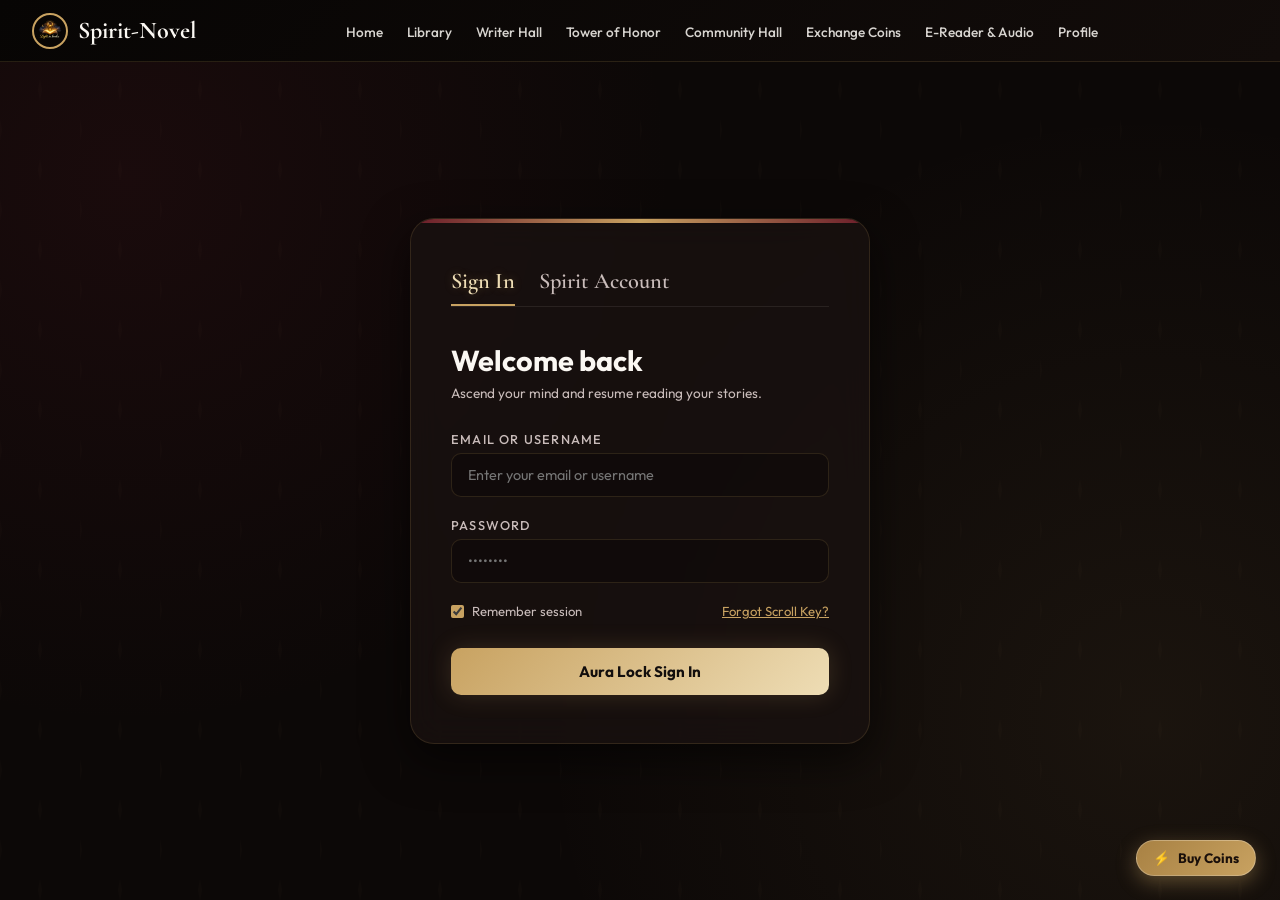
<file: exchange.html>
<!DOCTYPE html>
<html lang="en">
<head>
  <meta charset="UTF-8">
  <meta name="viewport" content="width=device-width, initial-scale=1.0">
  <title>Secret Vault Exchange — Spirit-Novel</title>
  <meta name="description" content="Exchange your Spirit Coins for Rupees or purchase custom amounts of coins at the Spirit-Novel Academy Secret Vault.">
  <link rel="preconnect" href="https://fonts.googleapis.com">
  <link rel="preconnect" href="https://fonts.gstatic.com" crossorigin>
  <link href="https://fonts.googleapis.com/css2?family=Cormorant+Garamond:ital,wght@0,400;0,600;0,700;1,400&family=Outfit:wght@300;400;500;600;700&display=swap" rel="stylesheet">
  <link rel="stylesheet" href="widgets.css">
  <script src="widgets.js"></script>
  <style>
    :root {
      --bg:#0e0b09; --bg-card:#15110f;
      --maroon:#6a1b29; --maroon2:#892837; --maroon-subtle:#2a1015;
      --gold:#c8a261; --gold2:#a88143; --gold3:#dfc290;
      --border:rgba(200,162,97,0.16); --border-subtle:rgba(200,162,97,0.06);
      --text:#e8dfd6; --text-title:#fbf8f3; --muted:#a59c94;
      --green:#4caf50; --shadow:0 12px 32px rgba(0,0,0,0.6);
      --tr:all 0.3s cubic-bezier(0.16,1,0.3,1);
    }
    *{box-sizing:border-box;margin:0;padding:0;}
    body{
      background:var(--bg); color:var(--text); font-family:'Outfit', sans-serif;
      min-height:100vh; display:flex; flex-direction:column; -webkit-font-smoothing:antialiased;
    }

    /* ─── TOPBAR ─── */
    .topbar{
      height:62px; background:rgba(14,11,9,0.95); border-bottom:1px solid var(--border);
      display:flex; align-items:center; justify-content:space-between; padding:0 2rem;
      flex-shrink:0; z-index:100; backdrop-filter:blur(8px);
    }
    .logo{display:flex;align-items:center;gap:10px;text-decoration:none;}
    .logo img{width:36px;height:36px;border-radius:50%;object-fit:cover;border:2px solid var(--gold);}
    .logo-name{font-family:'Cormorant Garamond',serif;font-size:1.4rem;font-weight:700;color:var(--text-title);}
    
    .nav-menu{display:flex;list-style:none;gap:1.5rem;}
    .nav-link{text-decoration:none;color:var(--text);font-size:0.85rem;font-weight:500;transition:var(--tr);opacity:0.85;padding:6px 0;position:relative;}
    .nav-link:hover,.nav-link.active{color:var(--gold);opacity:1;}
    .nav-link.active::after{content:'';position:absolute;bottom:0;left:0;right:0;height:2px;background:var(--gold);border-radius:2px;}
    
    .coins-pill{
      display:flex;align-items:center;gap:6px;background:rgba(200,162,97,0.08);
      border:1px solid var(--border);padding:5px 12px;border-radius:20px;
      font-size:0.82rem;font-weight:600;color:var(--gold3);
    }

    /* ─── MAIN LAYOUT ─── */
    .exchange-container{
      max-width:960px; margin:3rem auto; width:90%;
      display:flex; flex-direction:column; gap:2.5rem;
    }
    
    .exchange-hdr{
      text-align:center; border-bottom:1px solid var(--border); padding-bottom:1.5rem;
    }
    .exchange-hdr h1{
      font-family:'Cormorant Garamond',serif; font-size:2.5rem; color:var(--text-title);
    }
    .exchange-hdr p{
      font-size:0.9rem; color:var(--muted); margin-top:0.4rem;
    }

    .panels-grid{
      display:grid; grid-template-columns:1fr 1fr; gap:2rem;
    }
    .vault-card{
      background:var(--bg-card); border:1px solid var(--border); border-radius:18px;
      padding:2rem; box-shadow:var(--shadow); display:flex; flex-direction:column; gap:1.2rem;
    }
    .vault-card h2{
      font-family:'Cormorant Garamond',serif; font-size:1.6rem; color:var(--gold3);
      border-bottom:1px solid var(--border-subtle); padding-bottom:0.6rem;
    }
    
    .form-group{display:flex; flex-direction:column; gap:0.4rem;}
    .form-group label{
      font-size:0.72rem; text-transform:uppercase; letter-spacing:1px;
      color:var(--gold2); font-weight:600;
    }
    .input-wrap{position:relative; display:flex; align-items:center;}
    .input-wrap input{
      width:100%; background:rgba(0,0,0,0.25); border:1px solid var(--border);
      border-radius:8px; padding:10px 12px; color:var(--text); font-size:0.9rem;
      font-family:'Outfit',sans-serif; outline:none; transition:var(--tr);
    }
    .input-wrap input:focus{border-color:var(--gold);}
    .input-unit{position:absolute; right:12px; font-size:0.8rem; color:var(--gold3); font-weight:600;}

    .calc-box{
      background:rgba(200,162,97,0.04); border:1px dashed var(--border);
      border-radius:10px; padding:1rem; text-align:center;
    }
    .calc-val{font-size:1.6rem; font-weight:700; color:var(--text-title); font-family:'Cormorant Garamond',serif;}

    .btn-action{
      width:100%; padding:10px; border-radius:8px; font-weight:700; font-size:0.88rem;
      cursor:pointer; border:none; transition:var(--tr); font-family:'Outfit',sans-serif;
    }
    .btn-gold{background:linear-gradient(135deg, var(--gold2), var(--gold)); color:#1a0f0a;}
    .btn-gold:hover{transform:translateY(-2px); box-shadow:0 4px 15px rgba(200,162,97,0.25);}
    .btn-maroon{background:linear-gradient(135deg, var(--maroon), var(--maroon2)); color:var(--text);}
    .btn-maroon:hover{transform:translateY(-2px);}

    /* ─── RECENT TRANSACTIONS ─── */
    .history-card{
      background:var(--bg-card); border:1px solid var(--border); border-radius:18px;
      padding:1.5rem 2rem; box-shadow:var(--shadow);
    }
    .history-card h3{
      font-family:'Cormorant Garamond',serif; font-size:1.4rem; color:var(--text-title);
      margin-bottom:1rem;
    }
    .history-table{width:100%; border-collapse:collapse; text-align:left; font-size:0.82rem;}
    .history-table th{
      padding:8px 12px; font-size:0.7rem; text-transform:uppercase; color:var(--gold2);
      border-bottom:1px solid var(--border);
    }
    .history-table td{padding:10px 12px; border-bottom:1px solid var(--border-subtle);}
    .status-badge{font-size:0.68rem; padding:1px 6px; border-radius:4px; font-weight:600;}
    .status-badge.success{background:rgba(76,175,80,0.1); color:#4caf50;}
    .status-badge.pending{background:rgba(255,152,0,0.1); color:#ff9800;}
  </style>
</head>
<body>

<!-- TOPBAR -->
<header class="topbar">
  <a href="Index.html" class="logo">
    <img src="logomy.png" alt="Spirit-Novel">
    <span class="logo-name">Spirit-Novel</span>
  </a>

  <ul class="nav-menu">
    <li><a href="Index.html" class="nav-link">Home</a></li>
    <li><a href="library.html" class="nav-link">Library</a></li>
    <li><a href="writer-hall.html" class="nav-link">Writer Hall</a></li>
    <li><a href="tower.html" class="nav-link">Tower of Honor</a></li>
    <li><a href="community.html" class="nav-link">Community Hall</a></li>
    <li><a href="profile.html" class="nav-link">Profile</a></li>
  </ul>

  <div class="topbar-right">
    <div class="coins-pill">
      <span>⚡ <span id="exchangeBalance">48,200</span></span>
    </div>
  </div>
</header>

<div class="exchange-container">
  
  <div class="exchange-hdr">
    <h1>The Secret Vault</h1>
    <p>⚡ Custom coin purchase shop & writer payout conversion center ⚡</p>
  </div>

  <div class="panels-grid">
    <!-- PANEL 1: BUY COINS -->
    <div class="vault-card">
      <h2>Buy Spirit Coins</h2>
      <p style="font-size:0.78rem; color:var(--muted); line-height:1.4;">Enter any custom amount of Spirit Coins you need. The Rupee price is calculated dynamically.</p>
      
      <div class="form-group">
        <label>Spirit Coins to Purchase</label>
        <div class="input-wrap">
          <input type="number" id="buyCoinsInp" value="1000" min="100" max="100000" oninput="calcBuyPrice()">
          <span class="input-unit">SC</span>
        </div>
      </div>

      <div class="calc-box">
        <span style="font-size:0.72rem; color:var(--muted); text-transform:uppercase; display:block; margin-bottom:0.25rem;">Total Price</span>
        <div class="calc-val" id="buyPriceLabel">₹550.00</div>
        <span style="font-size:0.68rem; color:var(--muted);">Rate: ₹550 per 1,000 SC (Scholar level rate)</span>
      </div>

      <button class="btn-action btn-gold" onclick="purchaseCustomCoins()">Confirm Payment</button>
    </div>

    <!-- PANEL 2: WITHDRAW COINS -->
    <div class="vault-card">
      <h2>Exchange for Cash</h2>
      <p style="font-size:0.78rem; color:var(--muted); line-height:1.4;">Exchange your hard-earned writing revenue and tips back into real-world currency (INR).</p>
      
      <div class="form-group">
        <label>Coins to Withdraw</label>
        <div class="input-wrap">
          <input type="number" id="withdrawCoinsInp" value="1000" min="1000" max="100000" oninput="calcWithdrawPayout()">
          <span class="input-unit">SC</span>
        </div>
      </div>

      <div class="form-group">
        <label>Payout Destination (UPI ID or Bank Account)</label>
        <div class="input-wrap">
          <input type="text" id="payoutIdInp" placeholder="e.g. lin.feng@upi">
        </div>
      </div>

      <div class="calc-box">
        <span style="font-size:0.72rem; color:var(--muted); text-transform:uppercase; display:block; margin-bottom:0.25rem;">You Will Receive</span>
        <div class="calc-val" id="withdrawPayoutLabel">₹175.00</div>
        <span style="font-size:0.68rem; color:var(--muted);">Rate: ₹175 per 1,000 SC (Min 1,000 SC)</span>
      </div>

      <button class="btn-action btn-maroon" onclick="withdrawCustomCoins()">Submit Payout Request</button>
    </div>
  </div>

  <!-- RECENT LOG -->
  <div class="history-card">
    <h3>Transaction History</h3>
    <table class="history-table">
      <thead>
        <tr>
          <th>Date</th>
          <th>Type</th>
          <th>Details</th>
          <th>Amount</th>
          <th>Status</th>
        </tr>
      </thead>
      <tbody id="transactionHistoryBody">
        <!-- Loaded dynamically -->
      </tbody>
    </table>
  </div>

</div>

<!-- SPIRIT PAY GATE MODAL -->
<div id="payGateModal" style="display:none; position:fixed; inset:0; background:rgba(0,0,0,0.75); backdrop-filter:blur(8px); display:flex; align-items:center; justify-content:center; z-index:9999;">
  <div style="background:#15110f; border:1px solid var(--border); border-radius:20px; max-width:460px; width:90%; padding:2.5rem 2rem; box-shadow:var(--shadow); position:relative;">
    <div style="position:absolute; right:1.5rem; top:1.5rem; font-size:1.2rem; cursor:pointer; color:var(--muted);" onclick="closePayGate()">✕</div>
    
    <div style="text-align:center; margin-bottom:1.5rem;">
      <div style="font-size:2rem; margin-bottom:0.5rem;">🔒</div>
      <h3 style="font-family:'Cormorant Garamond',serif; font-size:1.6rem; color:var(--text-title); font-weight:700;">Spirit Pay Gate</h3>
      <p style="font-size:0.78rem; color:var(--muted);">Independent Secure Payment Processor</p>
    </div>

    <!-- Payout details -->
    <div style="background:rgba(200,162,97,0.04); border:1px solid var(--border); padding:0.8rem 1rem; border-radius:10px; font-size:0.85rem; margin-bottom:1.5rem; display:flex; justify-content:space-between;">
      <div>Recharge: <strong id="payGateCoins" style="color:var(--gold3);">0 SC</strong></div>
      <div>Payable: <strong id="payGateRupees" style="color:var(--green);">₹0.00</strong></div>
    </div>

    <!-- Tab options -->
    <div style="display:flex; border-bottom:1px solid var(--border); margin-bottom:1.2rem; gap:1rem;">
      <div class="pay-tab" id="tabUPI" onclick="switchPayTab('UPI')" style="cursor:pointer; padding-bottom:6px; font-size:0.8rem; font-weight:600; color:var(--gold); border-bottom:2px solid var(--gold);">UPI Handle</div>
      <div class="pay-tab" id="tabCARD" onclick="switchPayTab('CARD')" style="cursor:pointer; padding-bottom:6px; font-size:0.8rem; font-weight:600; color:var(--muted); border-bottom:2px solid transparent;">Debit/Credit Card</div>
      <div class="pay-tab" id="tabBANK" onclick="switchPayTab('BANK')" style="cursor:pointer; padding-bottom:6px; font-size:0.8rem; font-weight:600; color:var(--muted); border-bottom:2px solid transparent;">Bank Account</div>
    </div>

    <form id="payGateForm" onsubmit="executePayment(event)">
      <!-- UPI Section -->
      <div id="paySectUPI" class="pay-sect">
        <div class="form-group" style="margin-bottom:1rem;">
          <label style="font-size: 0.7rem; color: var(--gold); text-transform: uppercase; font-weight:600; display:block; margin-bottom:6px;">UPI ID (VPA)</label>
          <input type="text" id="payUpiId" placeholder="e.g. name@okhdfcbank" required style="width:100%; background:rgba(0,0,0,0.3); border:1px solid var(--border); border-radius:8px; padding:10px 12px; color:var(--text); outline:none;">
          <span style="font-size:0.65rem; color:var(--muted); margin-top:5px; display:block;">Enter your virtual payment address (VPA) to send confirmation request.</span>
        </div>
      </div>

      <!-- Card Section -->
      <div id="paySectCARD" class="pay-sect" style="display:none;">
        <div class="form-group" style="margin-bottom:1rem;">
          <label style="font-size: 0.7rem; color: var(--gold); text-transform: uppercase; font-weight:600; display:block; margin-bottom:4px;">Cardholder Name</label>
          <input type="text" id="payCardName" placeholder="e.g. Lin Feng" style="width:100%; background:rgba(0,0,0,0.3); border:1px solid var(--border); border-radius:8px; padding:10px 12px; color:var(--text); outline:none; margin-bottom:0.8rem;">
          
          <label style="font-size: 0.7rem; color: var(--gold); text-transform: uppercase; font-weight:600; display:block; margin-bottom:4px;">Card Number</label>
          <input type="text" id="payCardNumber" placeholder="XXXX-XXXX-XXXX-XXXX" maxlength="19" style="width:100%; background:rgba(0,0,0,0.3); border:1px solid var(--border); border-radius:8px; padding:10px 12px; color:var(--text); outline:none; font-family:monospace; margin-bottom:0.8rem;">
          
          <div style="display:flex; gap:1rem;">
            <div style="flex:1;">
              <label style="font-size: 0.7rem; color: var(--gold); text-transform: uppercase; font-weight:600; display:block; margin-bottom:4px;">Expiry Date</label>
              <input type="text" id="payCardExpiry" placeholder="MM/YY" maxlength="5" style="width:100%; background:rgba(0,0,0,0.3); border:1px solid var(--border); border-radius:8px; padding:10px 12px; color:var(--text); outline:none; font-family:monospace;">
            </div>
            <div style="flex:1;">
              <label style="font-size: 0.7rem; color: var(--gold); text-transform: uppercase; font-weight:600; display:block; margin-bottom:4px;">CVV</label>
              <input type="password" id="payCardCvv" placeholder="•••" maxlength="3" style="width:100%; background:rgba(0,0,0,0.3); border:1px solid var(--border); border-radius:8px; padding:10px 12px; color:var(--text); outline:none; font-family:monospace;">
            </div>
          </div>
        </div>
      </div>

      <!-- Bank Linkage Section -->
      <div id="paySectBANK" class="pay-sect" style="display:none;">
        <div class="form-group" style="margin-bottom:1rem;">
          <label style="font-size: 0.7rem; color: var(--gold); text-transform: uppercase; font-weight:600; display:block; margin-bottom:4px;">Select Bank</label>
          <select id="payBankSelect" style="width:100%; background:#15110f; border:1px solid var(--border); border-radius:8px; padding:10px 12px; color:var(--text); outline:none; margin-bottom:0.8rem;">
            <option value="SBI">State Bank of India</option>
            <option value="HDFC">HDFC Bank</option>
            <option value="ICICI">ICICI Bank</option>
            <option value="AXIS">Axis Bank</option>
          </select>
          
          <label style="font-size: 0.7rem; color: var(--gold); text-transform: uppercase; font-weight:600; display:block; margin-bottom:4px;">Account Number</label>
          <input type="text" id="payBankAccount" placeholder="e.g. 100028945672" style="width:100%; background:rgba(0,0,0,0.3); border:1px solid var(--border); border-radius:8px; padding:10px 12px; color:var(--text); outline:none; margin-bottom:0.8rem;">

          <label style="font-size: 0.7rem; color: var(--gold); text-transform: uppercase; font-weight:600; display:block; margin-bottom:4px;">IFSC Code</label>
          <input type="text" id="payBankIfsc" placeholder="e.g. SBIN0001234" maxlength="11" style="width:100%; background:rgba(0,0,0,0.3); border:1px solid var(--border); border-radius:8px; padding:10px 12px; color:var(--text); outline:none; font-family:monospace; text-transform:uppercase;">
        </div>
      </div>

      <div id="payGateMessage" style="display:none; font-size:0.8rem; color:#ff8b9e; margin-bottom:1rem; text-align:left;"></div>

      <button type="submit" id="payGateSubmitBtn" class="btn-action btn-gold" style="margin-top:0.8rem; justify-content:center; display:flex; align-items:center; gap:8px;">
        <span id="payGateBtnText">Authorize Safe Transaction</span>
      </button>
    </form>
  </div>
</div>

<script>
let coinBalance = parseInt(localStorage.getItem('sn_user_coins') || '48200');
document.getElementById('exchangeBalance').textContent = coinBalance.toLocaleString();

const defaultHistory = [
  {date: '2026-06-25', type: 'Purchase', details: 'Beginner Pack (Custom)', amount: '+1,500 SC', status: 'Success'},
  {date: '2026-06-24', type: 'Withdrawal', details: 'UPI lin.feng@upi', amount: '-10,000 SC', status: 'Success'},
  {date: '2026-06-20', type: 'Purchase', details: 'Scholar Pack', amount: '+900 SC', status: 'Success'}
];

let transactionHistory = JSON.parse(localStorage.getItem('sn_transaction_history') || 'null');
if(!transactionHistory) {
  transactionHistory = defaultHistory;
  localStorage.setItem('sn_transaction_history', JSON.stringify(transactionHistory));
}

function calcBuyPrice() {
  const sc = parseInt(document.getElementById('buyCoinsInp').value) || 0;
  const rate = 0.55; // ₹550 per 1000 SC i.e. 0.55 INR per SC
  const price = sc * rate;
  document.getElementById('buyPriceLabel').textContent = '₹' + price.toLocaleString('en-IN', {minimumFractionDigits: 2});
}

function calcWithdrawPayout() {
  const sc = parseInt(document.getElementById('withdrawCoinsInp').value) || 0;
  const rate = 0.175; // ₹175 per 1000 SC i.e. 0.175 INR per SC
  const payout = sc * rate;
  document.getElementById('withdrawPayoutLabel').textContent = '₹' + payout.toLocaleString('en-IN', {minimumFractionDigits: 2});
}

const API_URL = window.location.hostname === 'localhost' || window.location.hostname === '127.0.0.1'
  ? 'http://localhost:5000/api'
  : 'https://api.noverspirit.qd.je/api';
let currentRechargeCoins = 0;
let currentRechargeRupees = 0;
let activePayMethod = 'UPI';

function openPayGate(coins, rupees) {
  const token = localStorage.getItem('sn_auth_token');
  if(!token) {
    alert("Please sign in to your Spirit Account to buy coins.");
    window.location.href = 'auth.html';
    return;
  }
  
  currentRechargeCoins = coins;
  currentRechargeRupees = rupees;
  
  document.getElementById('payGateCoins').textContent = coins.toLocaleString() + ' SC';
  document.getElementById('payGateRupees').textContent = '₹' + rupees.toLocaleString('en-IN', {minimumFractionDigits: 2});
  document.getElementById('payGateModal').style.display = 'flex';
  
  switchPayTab('UPI');
}

function closePayGate() {
  document.getElementById('payGateModal').style.display = 'none';
  document.getElementById('payGateForm').reset();
}

function switchPayTab(method) {
  activePayMethod = method;
  
  const tabs = ['UPI', 'CARD', 'BANK'];
  tabs.forEach(t => {
    const el = document.getElementById('tab' + t);
    const sect = document.getElementById('paySect' + t);
    if (t === method) {
      el.style.color = 'var(--gold)';
      el.style.borderBottom = '2px solid var(--gold)';
      sect.style.display = 'block';
      sect.querySelectorAll('input').forEach(inp => inp.required = true);
    } else {
      el.style.color = 'var(--muted)';
      el.style.borderBottom = '2px solid transparent';
      sect.style.display = 'none';
      sect.querySelectorAll('input').forEach(inp => inp.required = false);
    }
  });
}

document.addEventListener('DOMContentLoaded', () => {
  const cardInput = document.getElementById('payCardNumber');
  if (cardInput) {
    cardInput.addEventListener('input', (e) => {
      let val = e.target.value.replace(/\D/g, '');
      let formatted = val.match(/.{1,4}/g)?.join('-') || val;
      e.target.value = formatted;
    });
  }

  const expiryInput = document.getElementById('payCardExpiry');
  if (expiryInput) {
    expiryInput.addEventListener('input', (e) => {
      let val = e.target.value.replace(/\D/g, '');
      if (val.length > 2) {
        e.target.value = val.substring(0, 2) + '/' + val.substring(2, 4);
      } else {
        e.target.value = val;
      }
    });
  }
});

async function executePayment(e) {
  e.preventDefault();
  const token = localStorage.getItem('sn_auth_token');
  if(!token) return;

  const submitBtn = document.getElementById('payGateSubmitBtn');
  const btnText = document.getElementById('payGateBtnText');
  const msgBox = document.getElementById('payGateMessage');
  
  submitBtn.disabled = true;
  msgBox.style.display = 'none';
  
  let paymentDetails = "";
  if (activePayMethod === 'UPI') {
    paymentDetails = document.getElementById('payUpiId').value.trim();
  } else if (activePayMethod === 'CARD') {
    const cardNum = document.getElementById('payCardNumber').value.trim();
    paymentDetails = `Card ending in ${cardNum.slice(-4)}`;
  } else if (activePayMethod === 'BANK') {
    const bank = document.getElementById('payBankSelect').value;
    const acc = document.getElementById('payBankAccount').value.trim();
    paymentDetails = `${bank} Acc: ...${acc.slice(-4)}`;
  }

  btnText.textContent = "Securing transaction tunnel...";
  
  try {
    const response = await fetch(`${API_URL}/payment/recharge`, {
      method: 'POST',
      headers: {
        'Content-Type': 'application/json',
        'Authorization': `Bearer ${token}`
      },
      body: JSON.stringify({
        amount: currentRechargeRupees,
        paymentMethod: activePayMethod,
        paymentDetails
      })
    });
    const data = await response.json();

    if (data.error) {
      msgBox.textContent = data.message || 'Payment authentication failed.';
      msgBox.style.display = 'block';
      submitBtn.disabled = false;
      btnText.textContent = "Authorize Safe Transaction";
    } else {
      btnText.textContent = "Vault Credit Approved! Syncing...";
      
      localStorage.setItem('sn_user_coins', data.newBalance);
      document.getElementById('exchangeBalance').textContent = data.newBalance.toLocaleString();
      if(window.setCoinsBalance) window.setCoinsBalance(data.newBalance);
      
      alert(`Recharge successful! Unlocked ${currentRechargeCoins.toLocaleString()} Spirit Coins.`);
      closePayGate();
      await syncUserSession();
      
      submitBtn.disabled = false;
      btnText.textContent = "Authorize Safe Transaction";
    }
  } catch (err) {
    msgBox.textContent = 'Spirit Pay Gate timed out. Please check your bank status.';
    msgBox.style.display = 'block';
    submitBtn.disabled = false;
    btnText.textContent = "Authorize Safe Transaction";
  }
}

function purchaseCustomCoins() {
  const sc = parseInt(document.getElementById('buyCoinsInp').value) || 0;
  if(sc < 100) {
    alert("Minimum purchase is 100 Spirit Coins.");
    return;
  }
  const rate = 0.55; 
  const price = Math.round(sc * rate);
  
  openPayGate(sc, price);
}

async function withdrawCustomCoins() {
  const sc = parseInt(document.getElementById('withdrawCoinsInp').value) || 0;
  const destination = document.getElementById('payoutIdInp').value.trim();
  const token = localStorage.getItem('sn_auth_token');

  if(!token) {
    alert("Please sign in to submit payout requests.");
    window.location.href = 'auth.html';
    return;
  }
  if(sc < 1000) {
    alert("Minimum withdrawal size is 1,000 Spirit Coins.");
    return;
  }
  if(!destination) {
    alert("Please enter a valid destination UPI ID or bank account number.");
    return;
  }

  const withdrawBtn = document.querySelector('.btn-maroon');
  withdrawBtn.disabled = true;
  withdrawBtn.textContent = 'Initiating Secure Vault Connection...';

  try {
    const response = await fetch(`${API_URL}/payment/withdraw`, {
      method: 'POST',
      headers: {
        'Content-Type': 'application/json',
        'Authorization': `Bearer ${token}`
      },
      body: JSON.stringify({
        amountCoins: sc,
        paymentMethod: destination.includes('@') ? 'UPI' : 'BANK_TRANSFER',
        paymentDetails: destination
      })
    });
    const data = await response.json();

    if (data.error) {
      alert(data.message || 'Withdrawal failed.');
      withdrawBtn.disabled = false;
      withdrawBtn.textContent = 'Submit Payout Request';
    } else {
      alert(data.message);
      document.getElementById('withdrawCoinsInp').value = 1000;
      document.getElementById('payoutIdInp').value = "";
      
      withdrawBtn.disabled = false;
      withdrawBtn.textContent = 'Submit Payout Request';
      
      await syncUserSession();
    }
  } catch (err) {
    alert('Failed to connect to independent payout gateway. Server offline.');
    withdrawBtn.disabled = false;
    withdrawBtn.textContent = 'Submit Payout Request';
  }
}

async function syncUserSession() {
  const token = localStorage.getItem('sn_auth_token');
  if(!token) return;

  try {
    const responseMe = await fetch(`${API_URL}/auth/me`, {
      headers: { 'Authorization': `Bearer ${token}` }
    });
    const dataMe = await responseMe.json();
    
    if (dataMe.user) {
      localStorage.setItem('sn_user', JSON.stringify(dataMe.user));
      localStorage.setItem('sn_user_coins', dataMe.user.coinsBalance);
      document.getElementById('exchangeBalance').textContent = dataMe.user.coinsBalance.toLocaleString();
    }

    const responseTx = await fetch(`${API_URL}/payment/transactions`, {
      headers: { 'Authorization': `Bearer ${token}` }
    });
    const dataTx = await responseTx.json();

    const tbody = document.getElementById('transactionHistoryBody');
    if(tbody && (dataTx.transactions || dataTx.withdrawals)) {
      let combined = [];
      
      if (dataTx.transactions) {
        dataTx.transactions.forEach(t => {
          combined.push({
            date: new Date(t.createdAt).toISOString().slice(0, 10),
            type: t.type === 'RECHARGE' ? 'Purchase' : t.type === 'WITHDRAW' ? 'Withdrawal' : t.type,
            details: t.description,
            amount: `${t.amount > 0 ? '+' : ''}${t.amount.toLocaleString()} SC`,
            status: 'Success'
          });
        });
      }

      if (dataTx.withdrawals) {
        dataTx.withdrawals.forEach(w => {
          combined.push({
            date: new Date(w.createdAt).toISOString().slice(0, 10),
            type: 'Withdrawal Request',
            details: `${w.paymentMethod}: ${w.paymentDetails}`,
            amount: `-${w.amountCoins.toLocaleString()} SC (₹${w.amountRupees.toLocaleString()})`,
            status: w.status
          });
        });
      }

      combined.sort((a, b) => new Date(b.date) - new Date(a.date));

      tbody.innerHTML = combined.map(h => {
        const statusClean = h.status.toLowerCase();
        const badgeClass = statusClean === 'success' || statusClean === 'approved' ? 'success' : 'pending';
        const color = h.amount.startsWith('+') ? '#4caf50' : '#f44336';
        return `
          <tr>
            <td>${h.date}</td>
            <td><strong>${h.type}</strong></td>
            <td>${h.details}</td>
            <td style="color:${color}; font-weight:700;">${h.amount}</td>
            <td><span class="status-badge ${badgeClass}">${h.status}</span></td>
          </tr>
        `;
      }).join('');
    }
  } catch (err) {
    console.error('Failed to sync session transactions', err);
  }
}

document.addEventListener('DOMContentLoaded', async () => {
  calcBuyPrice();
  calcWithdrawPayout();
  await syncUserSession();
});
</script>

</body>
</html>
</file>
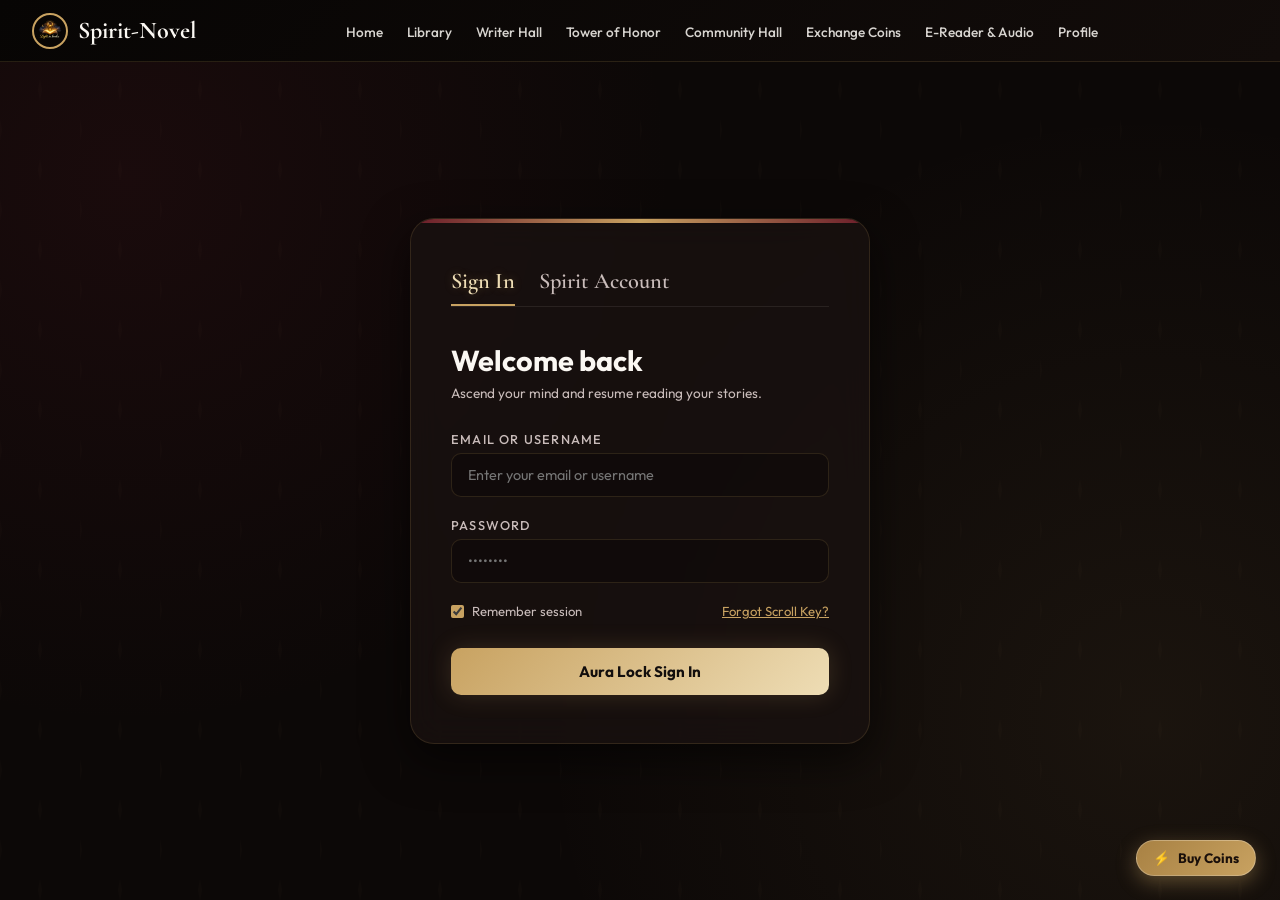
<file: multimedia.html>
<!DOCTYPE html>
<html lang="en">
<head>
  <meta charset="UTF-8">
  <meta name="viewport" content="width=device-width, initial-scale=1.0">
  <title>Audiobook & E-Reader Lounge — Spirit-Novel</title>
  <meta name="description" content="Narrated audiobooks and advanced e-reader lounge. Coming soon to Spirit-Novel.">
  <link rel="preconnect" href="https://fonts.googleapis.com">
  <link rel="preconnect" href="https://fonts.gstatic.com" crossorigin>
  <link href="https://fonts.googleapis.com/css2?family=Cormorant+Garamond:ital,wght@0,400;0,600;0,700;1,400&family=Outfit:wght@300;400;500;600;700&display=swap" rel="stylesheet">
  <link rel="stylesheet" href="widgets.css">
  <script src="widgets.js"></script>
  <style>
    :root {
      --bg:#0c0908; --bg-card:#14100e;
      --gold:#c8a261; --gold2:#a88143; --gold3:#dfc290;
      --border:rgba(200,162,97,0.16);
      --text:#e8dfd6; --text-title:#fbf8f3; --muted:#a59c94;
      --shadow:0 12px 32px rgba(0,0,0,0.6);
      --tr:all 0.3s cubic-bezier(0.16,1,0.3,1);
    }
    *{box-sizing:border-box;margin:0;padding:0;}
    body{
      background:var(--bg); color:var(--text); font-family:'Outfit', sans-serif;
      min-height:100vh; display:flex; flex-direction:column; -webkit-font-smoothing:antialiased;
      overflow:hidden;
    }

    /* ─── TOPBAR ─── */
    .topbar{
      height:62px; background:rgba(12,9,8,0.95); border-bottom:1px solid var(--border);
      display:flex; align-items:center; justify-content:space-between; padding:0 2rem;
      flex-shrink:0; z-index:100; backdrop-filter:blur(8px);
    }
    .logo{display:flex;align-items:center;gap:10px;text-decoration:none;}
    .logo img{width:36px;height:36px;border-radius:50%;object-fit:cover;border:2px solid var(--gold);}
    .logo-name{font-family:'Cormorant Garamond',serif;font-size:1.4rem;font-weight:700;color:var(--text-title);}
    
    .nav-menu{display:flex;list-style:none;gap:1.5rem;}
    .nav-link{text-decoration:none;color:var(--text);font-size:0.85rem;font-weight:500;transition:var(--tr);opacity:0.85;padding:6px 0;position:relative;}
    .nav-link:hover,.nav-link.active{color:var(--gold);opacity:1;}
    .nav-link.active::after{content:'';position:absolute;bottom:0;left:0;right:0;height:2px;background:var(--gold);border-radius:2px;}

    /* ─── COMING SOON LAYOUT ─── */
    .lounge-wrap{
      flex:1; display:flex; align-items:center; justify-content:center;
      position:relative; z-index:10; flex-direction:column; gap:2rem;
    }

    .lounge-box{
      background:var(--bg-card); border:1px solid var(--border); border-radius:24px;
      padding:4rem 3rem; max-width:540px; width:90%; text-align:center;
      box-shadow:var(--shadow); display:flex; flex-direction:column; align-items:center; gap:1.5rem;
      position:relative; overflow:hidden;
    }

    /* Headphones / Audio Wave Animation */
    .audio-circle{
      width:100px; height:100px; border-radius:50%; background:rgba(200,162,97,0.06);
      border:1px solid var(--border); display:flex; align-items:center; justify-content:center;
      font-size:3rem; position:relative; color:var(--gold);
    }
    .audio-circle::before, .audio-circle::after{
      content:''; position:absolute; inset:-5px; border-radius:50%;
      border:1px solid var(--gold); opacity:0.3; animation:pulseWave 2s linear infinite;
    }
    .audio-circle::after{
      animation-delay:1s;
    }
    @keyframes pulseWave {
      0% { transform:scale(1); opacity:0.4; }
      100% { transform:scale(1.4); opacity:0; }
    }

    .coming-title{
      font-family:'Cormorant Garamond',serif; font-size:2.8rem; font-weight:700;
      color:var(--text-title); letter-spacing:1.5px; line-height:1.2;
      animation:breathingText 3s ease-in-out infinite;
    }
    @keyframes breathingText {
      0%, 100% { opacity:0.8; transform:scale(0.98); text-shadow:0 0 10px rgba(200,162,97,0); }
      50% { opacity:1; transform:scale(1.02); text-shadow:0 0 20px rgba(200,162,97,0.25); }
    }

    .lounge-desc{
      font-size:0.88rem; color:var(--muted); line-height:1.6;
    }

    /* Ambient floating stars in background */
    .bg-star{
      position:absolute; width:2px; height:2px; background:#fff; border-radius:50%;
      opacity:0.3; animation:sparkle 4s infinite alternate;
    }
    @keyframes sparkle { 0%{opacity:0.1;} 100%{opacity:0.7;} }
  </style>
</head>
<body>

<!-- TOPBAR -->
<header class="topbar">
  <a href="Index.html" class="logo">
    <img src="logomy.png" alt="Spirit-Novel">
    <span class="logo-name">Spirit-Novel</span>
  </a>

  <ul class="nav-menu">
    <li><a href="Index.html" class="nav-link">Home</a></li>
    <li><a href="library.html" class="nav-link">Library</a></li>
    <li><a href="writer-hall.html" class="nav-link">Writer Hall</a></li>
    <li><a href="tower.html" class="nav-link">Tower of Honor</a></li>
    <li><a href="community.html" class="nav-link">Community Hall</a></li>
    <li><a href="exchange.html" class="nav-link">Exchange Coins</a></li>
    <li><a href="profile.html" class="nav-link">Profile</a></li>
  </ul>
</header>

<div class="lounge-wrap">
  <!-- Dynamic floating stars -->
  <div class="bg-star" style="top:20%; left:15%; animation-delay:0s;"></div>
  <div class="bg-star" style="top:30%; left:80%; animation-delay:1s;"></div>
  <div class="bg-star" style="top:70%; left:25%; animation-delay:2s;"></div>
  <div class="bg-star" style="top:60%; left:70%; animation-delay:1.5s;"></div>

  <div class="lounge-box">
    <div class="audio-circle">🎧</div>
    <h1 class="coming-title">Coming Soon....</h1>
    <p class="lounge-desc">
      We are brewing a celestial audio-narrative lounge. Soon, you will be able to listen to voice-cloned character readings of your favorite web novels, set environmental soundscapes, and read offline.
    </p>
    <a href="Index.html" class="btn btn-gold" style="padding:10px 24px; text-decoration:none; font-size:0.85rem; font-weight:700; border-radius:8px;">Return to Academy</a>
  </div>
</div>

</body>
</html>
</file>
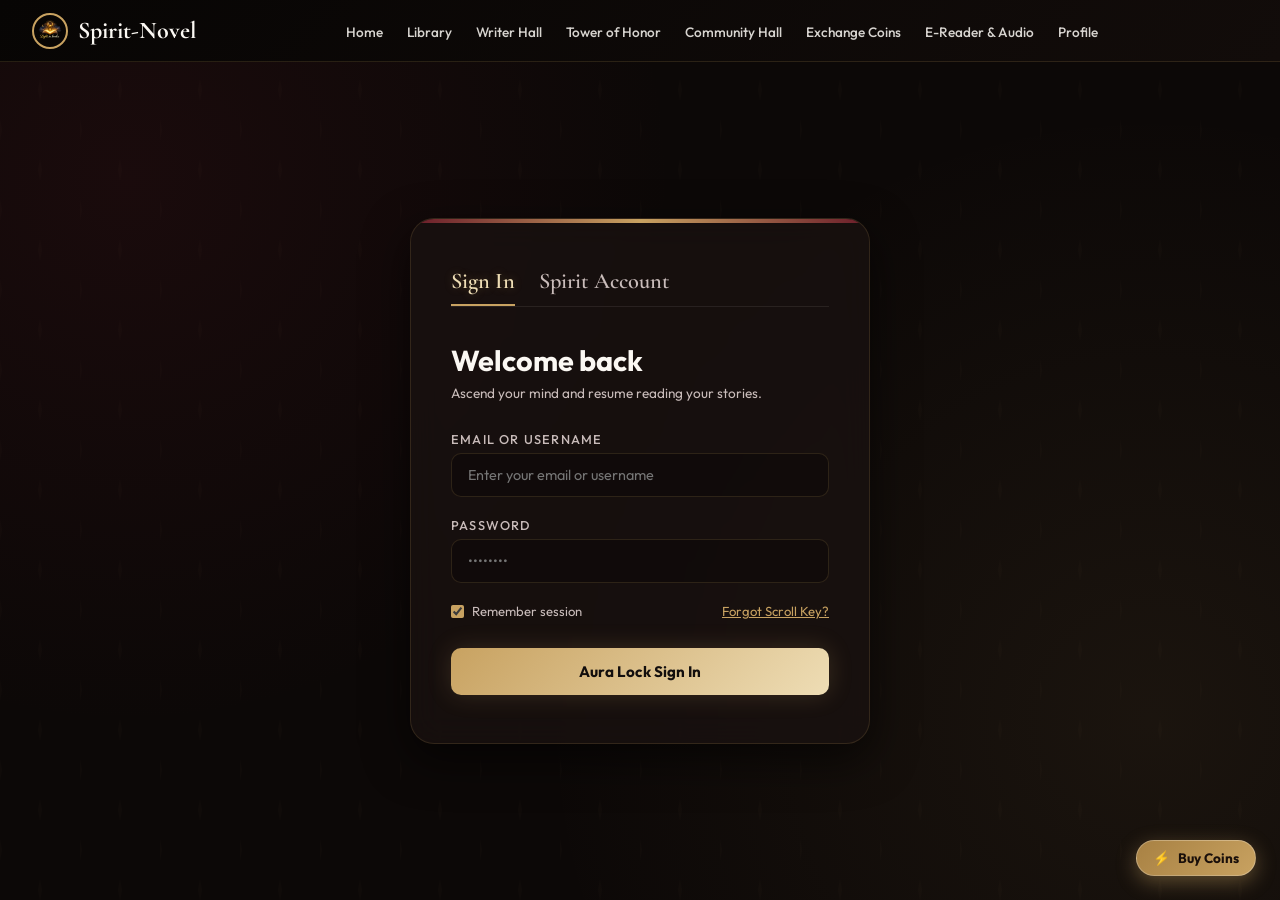
<file: profile.html>
<!DOCTYPE html>
<html lang="en">
<head>
  <meta charset="UTF-8">
  <meta name="viewport" content="width=device-width, initial-scale=1.0">
  <title>Profile — Spirit-Novel</title>
  <meta name="description" content="Your Spirit-Novel profile — reading progress, writer earnings, spirit coins, communities and rankings.">
  <link rel="preconnect" href="https://fonts.googleapis.com">
  <link rel="preconnect" href="https://fonts.gstatic.com" crossorigin>
  <link href="https://fonts.googleapis.com/css2?family=Cormorant+Garamond:ital,wght@0,400;0,600;0,700;1,400&family=Outfit:wght@300;400;500;600;700&display=swap" rel="stylesheet">
  <link rel="stylesheet" href="widgets.css">
  <script src="widgets.js"></script>
  <style>
    :root{
      --bg:#100c0a;--bg2:#180f0c;--bg3:#1e1410;--bg4:#241812;
      --maroon:#6a1b29;--maroon2:#892837;--maroon3:#440e17;
      --gold:#c8a261;--gold2:#a88143;--gold3:#dfc290;--gold4:#eeddb5;
      --green:#4caf50;--blue:#7b9cff;--purple:#b07fff;
      --text:#fbf8f3;--muted:#c9bcba;--subtle:#7a6e6b;
      --border:rgba(200,162,97,0.16);--border2:rgba(200,162,97,0.08);
      --glow:0 0 24px rgba(200,162,97,0.25);
      --shadow:0 8px 32px rgba(0,0,0,0.4);
      --tr:all 0.3s cubic-bezier(0.16,1,0.3,1);
    }
    *{box-sizing:border-box;margin:0;padding:0;}
    body{font-family:'Outfit',sans-serif;background:var(--bg);color:var(--text);min-height:100vh;-webkit-font-smoothing:antialiased;}
    a{text-decoration:none;color:inherit;}
    img{display:block;}

    /* ─── TOPBAR ─── */
    .topbar{height:62px;background:linear-gradient(135deg,#0a0705,#16100d);border-bottom:1px solid var(--border);display:flex;align-items:center;padding:0 2rem;gap:1rem;position:sticky;top:0;z-index:100;}
    .logo{display:flex;align-items:center;gap:10px;text-decoration:none;}
    .logo img{width:36px;height:36px;border-radius:50%;object-fit:cover;border:2px solid var(--gold);}
    .logo-name{font-family:'Cormorant Garamond',serif;font-size:1.5rem;font-weight:700;color:var(--text);}
    .sep{width:1px;height:28px;background:var(--border);margin:0 0.3rem;}
    .topbar-right{margin-left:auto;display:flex;gap:0.6rem;align-items:center;}
    .btn{display:inline-flex;align-items:center;gap:6px;padding:8px 18px;border-radius:8px;font-size:0.85rem;font-weight:500;cursor:pointer;border:none;transition:var(--tr);font-family:'Outfit',sans-serif;}
    .btn-ghost{background:transparent;color:var(--muted);border:1px solid var(--border);}
    .btn-ghost:hover{background:rgba(200,162,97,0.08);color:var(--gold);border-color:rgba(200,162,97,0.3);}
    .btn-gold{background:linear-gradient(135deg,var(--gold2),var(--gold));color:#1a0f0a;font-weight:700;}
    .btn-gold:hover{transform:translateY(-1px);box-shadow:var(--glow);}
    .btn-maroon{background:linear-gradient(135deg,var(--maroon),var(--maroon2));color:var(--text);}
    .btn-maroon:hover{transform:translateY(-1px);}

    /* ─── LAYOUT ─── */
    .page{max-width:1280px;margin:0 auto;padding:2rem 2rem 5rem;}

    /* ─── PROFILE HERO ─── */
    .profile-hero{background:var(--bg2);border:1px solid var(--border);border-radius:20px;overflow:hidden;margin-bottom:1.5rem;position:relative;}
    .hero-banner{height:140px;background:linear-gradient(135deg,#1a0810,#3a1020,#6a1b29,#a88143,#c8a261);position:relative;overflow:hidden;}
    .hero-banner::after{content:'';position:absolute;inset:0;background:url("data:image/svg+xml,%3Csvg width='60' height='60' viewBox='0 0 60 60' xmlns='http://www.w3.org/2000/svg'%3E%3Cg fill='none' fill-rule='evenodd'%3E%3Cg fill='%23c8a261' fill-opacity='0.08'%3E%3Cpath d='M36 34v-4h-2v4h-4v2h4v4h2v-4h4v-2h-4zm0-30V0h-2v4h-4v2h4v4h2V6h4V4h-4zM6 34v-4H4v4H0v2h4v4h2v-4h4v-2H6zM6 4V0H4v4H0v2h4v4h2V6h4V4H6z'/%3E%3C/g%3E%3C/g%3E%3C/svg%3E");}
    .hero-body{padding:0 2rem 1.8rem;display:flex;align-items:flex-end;gap:1.5rem;margin-top:-50px;flex-wrap:wrap;}
    .avatar-wrap{position:relative;flex-shrink:0;}
    .avatar{width:100px;height:100px;border-radius:50%;border:4px solid var(--bg2);background:linear-gradient(135deg,var(--maroon3),var(--maroon2));display:flex;align-items:center;justify-content:center;font-size:2.8rem;overflow:hidden;box-shadow:var(--shadow);}
    .avatar img{width:100%;height:100%;object-fit:cover;}
    .avatar-level{position:absolute;bottom:2px;right:2px;width:28px;height:28px;border-radius:50%;background:linear-gradient(135deg,var(--gold2),var(--gold));border:2px solid var(--bg2);display:flex;align-items:center;justify-content:center;font-size:0.7rem;font-weight:700;color:#1a0f0a;}
    .profile-info{flex:1;min-width:200px;padding-top:50px;}
    .profile-name{font-family:'Cormorant Garamond',serif;font-size:1.8rem;font-weight:700;line-height:1.1;margin-bottom:0.3rem;}
    .profile-handle{font-size:0.82rem;color:var(--muted);margin-bottom:0.5rem;}
    .profile-badges{display:flex;flex-wrap:wrap;gap:0.4rem;margin-bottom:0.6rem;}
    .badge{font-size:0.68rem;padding:2px 10px;border-radius:12px;border:1px solid;}
    .badge-reader{background:rgba(123,156,255,0.1);border-color:rgba(123,156,255,0.3);color:var(--blue);}
    .badge-writer{background:rgba(200,162,97,0.1);border-color:rgba(200,162,97,0.3);color:var(--gold);}
    .badge-mentor{background:rgba(176,127,255,0.1);border-color:rgba(176,127,255,0.3);color:var(--purple);}
    .profile-bio{font-size:0.82rem;color:var(--muted);line-height:1.5;max-width:500px;}
    .profile-actions{display:flex;gap:0.5rem;align-items:center;padding-top:50px;margin-left:auto;flex-shrink:0;}
    .follow-stats{display:flex;gap:1.5rem;padding:0.8rem 2rem;border-top:1px solid var(--border2);background:rgba(0,0,0,0.15);}
    .fstat{text-align:center;}
    .fstat .fv{font-family:'Cormorant Garamond',serif;font-size:1.3rem;font-weight:700;color:var(--text);}
    .fstat .fl{font-size:0.65rem;text-transform:uppercase;letter-spacing:1.5px;color:var(--subtle);}

    /* ─── MODE TOGGLE ─── */
    .mode-toggle{display:flex;background:var(--bg3);border:1px solid var(--border);border-radius:12px;padding:4px;gap:4px;margin-bottom:1.5rem;}
    .mode-btn{flex:1;padding:9px 1rem;border-radius:8px;font-size:0.88rem;font-weight:500;cursor:pointer;border:none;background:transparent;color:var(--muted);transition:var(--tr);font-family:'Outfit',sans-serif;display:flex;align-items:center;justify-content:center;gap:7px;}
    .mode-btn.active{background:linear-gradient(135deg,var(--maroon),var(--maroon2));color:var(--text);box-shadow:0 2px 8px rgba(0,0,0,0.3);}
    .mode-btn.active.gold{background:linear-gradient(135deg,var(--gold2),var(--gold));color:#1a0f0a;}

    /* ─── GRID LAYOUTS ─── */
    .grid-2{display:grid;grid-template-columns:1fr 1fr;gap:1.2rem;}
    .grid-3{display:grid;grid-template-columns:1fr 1fr 1fr;gap:1.2rem;}
    .grid-4{display:grid;grid-template-columns:repeat(4,1fr);gap:1rem;}
    .section-gap{margin-bottom:1.5rem;}

    /* ─── SECTION HEADER ─── */
    .sec-hdr{display:flex;align-items:center;justify-content:space-between;margin-bottom:1rem;}
    .sec-hdr h2{font-family:'Cormorant Garamond',serif;font-size:1.3rem;font-weight:700;}
    .sec-hdr .eyebrow{font-size:0.65rem;text-transform:uppercase;letter-spacing:2px;color:var(--gold2);margin-bottom:0.15rem;}
    .see-all{font-size:0.78rem;color:var(--gold);cursor:pointer;background:none;border:none;font-family:'Outfit',sans-serif;transition:var(--tr);}
    .see-all:hover{color:var(--gold3);}

    /* ─── CARDS ─── */
    .card{background:var(--bg2);border:1px solid var(--border);border-radius:14px;padding:1.2rem;transition:var(--tr);}
    .card:hover{border-color:rgba(200,162,97,0.28);}

    /* ─── STAT MINI ─── */
    .stat-mini{background:var(--bg2);border:1px solid var(--border);border-radius:12px;padding:1rem 1.2rem;transition:var(--tr);}
    .stat-mini:hover{border-color:rgba(200,162,97,0.28);transform:translateY(-2px);}
    .stat-mini .lbl{font-size:0.65rem;text-transform:uppercase;letter-spacing:2px;color:var(--subtle);margin-bottom:0.4rem;}
    .stat-mini .val{font-family:'Cormorant Garamond',serif;font-size:1.9rem;font-weight:700;line-height:1;}
    .stat-mini .sub{font-size:0.7rem;color:var(--muted);margin-top:0.25rem;}
    .stat-mini .trend{font-size:0.7rem;color:var(--green);margin-top:0.2rem;}
    .gold-val{color:var(--gold);}
    .green-val{color:var(--green);}
    .blue-val{color:var(--blue);}

    /* ─── BOOK CARD (reading) ─── */
    .reading-card{background:var(--bg2);border:1px solid var(--border);border-radius:14px;padding:1rem;display:flex;gap:1rem;align-items:flex-start;transition:var(--tr);cursor:pointer;}
    .reading-card:hover{border-color:rgba(200,162,97,0.3);transform:translateY(-2px);}
    .rc-cover{width:52px;height:72px;border-radius:5px;flex-shrink:0;background:linear-gradient(135deg,var(--maroon3),var(--maroon));display:flex;align-items:center;justify-content:center;font-size:1.4rem;overflow:hidden;border:1px solid var(--border);}
    .rc-cover img{width:100%;height:100%;object-fit:cover;}
    .rc-info{flex:1;min-width:0;}
    .rc-title{font-size:0.88rem;font-weight:600;color:var(--text);line-height:1.3;margin-bottom:2px;white-space:nowrap;overflow:hidden;text-overflow:ellipsis;}
    .rc-author{font-size:0.7rem;color:var(--muted);margin-bottom:0.5rem;}
    .progress-bar{height:4px;background:rgba(200,162,97,0.1);border-radius:2px;overflow:hidden;margin-bottom:0.3rem;}
    .progress-fill{height:100%;border-radius:2px;background:linear-gradient(90deg,var(--gold2),var(--gold));}
    .rc-progress-label{font-size:0.67rem;color:var(--subtle);}
    .rc-genre{font-size:0.65rem;padding:2px 7px;background:rgba(106,27,41,0.3);border:1px solid rgba(200,162,97,0.18);border-radius:10px;color:var(--gold3);display:inline-block;margin-bottom:0.4rem;}

    /* ─── HISTORY BOOK ─── */
    .history-book{display:flex;gap:0.8rem;align-items:center;padding:0.6rem 0;border-bottom:1px solid var(--border2);cursor:pointer;transition:var(--tr);}
    .history-book:last-child{border-bottom:none;}
    .history-book:hover .hb-title{color:var(--gold);}
    .hb-cover{width:38px;height:52px;border-radius:4px;flex-shrink:0;background:linear-gradient(135deg,var(--maroon3),var(--maroon));display:flex;align-items:center;justify-content:center;font-size:1rem;}
    .hb-info{flex:1;min-width:0;}
    .hb-title{font-size:0.82rem;font-weight:500;color:var(--text);transition:var(--tr);white-space:nowrap;overflow:hidden;text-overflow:ellipsis;}
    .hb-meta{font-size:0.68rem;color:var(--subtle);margin-top:1px;}
    .hb-rating{font-size:0.75rem;color:var(--gold);}

    /* ─── COMMUNITY CARD ─── */
    .community-card{background:var(--bg2);border:1px solid var(--border);border-radius:12px;padding:1rem;display:flex;gap:0.8rem;align-items:flex-start;transition:var(--tr);cursor:pointer;}
    .community-card:hover{border-color:rgba(200,162,97,0.3);transform:translateY(-1px);}
    .comm-icon{width:44px;height:44px;border-radius:10px;display:flex;align-items:center;justify-content:center;font-size:1.3rem;flex-shrink:0;}
    .comm-name{font-size:0.85rem;font-weight:600;color:var(--text);margin-bottom:2px;}
    .comm-meta{font-size:0.7rem;color:var(--muted);}
    .comm-role{font-size:0.65rem;padding:2px 7px;border-radius:8px;display:inline-block;margin-top:4px;}

    /* ─── SPIRIT COIN PANEL ─── */
    .coin-panel{background:linear-gradient(135deg,#1a0d08,#2a1610);border:1px solid rgba(200,162,97,0.3);border-radius:16px;padding:1.5rem;position:relative;overflow:hidden;}
    .coin-panel::before{content:'\u26A1';position:absolute;right:1.5rem;top:1rem;font-size:4rem;opacity:0.06;line-height:1;}
    .coin-balance{font-family:'Cormorant Garamond',serif;font-size:3rem;font-weight:700;color:var(--gold);line-height:1;margin-bottom:0.2rem;}
    .coin-label{font-size:0.72rem;text-transform:uppercase;letter-spacing:2px;color:var(--gold2);margin-bottom:1rem;}
    .coin-breakdown{display:grid;grid-template-columns:1fr 1fr 1fr;gap:0.6rem;margin-bottom:1.2rem;}
    .coin-source{background:rgba(0,0,0,0.2);border-radius:8px;padding:0.6rem 0.8rem;}
    .coin-source .cv{font-size:1.1rem;font-weight:700;color:var(--text);font-family:'Cormorant Garamond',serif;}
    .coin-source .cl{font-size:0.62rem;color:var(--subtle);text-transform:uppercase;letter-spacing:1px;margin-top:1px;}
    .exchange-row{display:flex;align-items:center;gap:0.8rem;flex-wrap:wrap;}
    .exchange-input{background:rgba(255,255,255,0.06);border:1px solid rgba(200,162,97,0.25);border-radius:8px;padding:8px 12px;color:var(--text);font-size:0.9rem;font-family:'Outfit',sans-serif;outline:none;width:140px;transition:var(--tr);}
    .exchange-input:focus{border-color:rgba(200,162,97,0.5);}
    .exchange-arrow{color:var(--gold);font-size:1.2rem;}
    .exchange-result{font-size:1rem;font-weight:600;color:var(--green);font-family:'Cormorant Garamond',serif;}
    .exchange-rate-note{font-size:0.7rem;color:var(--subtle);margin-top:0.5rem;}

    /* ─── EXCHANGE RATES TABLE ─── */
    .rate-table{width:100%;border-collapse:collapse;font-size:0.8rem;}
    .rate-table th{font-size:0.65rem;text-transform:uppercase;letter-spacing:1.5px;color:var(--subtle);padding:0.5rem 0.8rem;text-align:left;border-bottom:1px solid var(--border);}
    .rate-table td{padding:0.65rem 0.8rem;border-bottom:1px solid var(--border2);color:var(--muted);vertical-align:middle;}
    .rate-table tr:last-child td{border-bottom:none;}
    .rate-table tr:hover td{background:rgba(200,162,97,0.04);}
    .rate-table .highlight td{color:var(--text);}
    .rate-table .gold-text{color:var(--gold);font-weight:600;}
    .rate-table .green-text{color:var(--green);}
    .level-pill{display:inline-flex;align-items:center;gap:4px;font-size:0.72rem;padding:2px 8px;border-radius:10px;}

    /* ─── BOOK RANKING ─── */
    .rank-book{display:flex;align-items:center;gap:0.8rem;padding:0.7rem 0;border-bottom:1px solid var(--border2);transition:var(--tr);cursor:pointer;}
    .rank-book:last-child{border-bottom:none;}
    .rank-book:hover{background:rgba(200,162,97,0.03);}
    .rank-num{width:30px;font-family:'Cormorant Garamond',serif;font-size:1.3rem;font-weight:700;color:var(--subtle);flex-shrink:0;text-align:center;}
    .rank-num.top{color:var(--gold);}
    .rank-cover{width:40px;height:54px;border-radius:4px;flex-shrink:0;background:linear-gradient(135deg,var(--maroon3),var(--maroon));display:flex;align-items:center;justify-content:center;font-size:1rem;}
    .rank-info{flex:1;min-width:0;}
    .rank-title{font-size:0.85rem;font-weight:600;color:var(--text);margin-bottom:2px;white-space:nowrap;overflow:hidden;text-overflow:ellipsis;}
    .rank-meta{font-size:0.68rem;color:var(--subtle);}
    .rank-stat{text-align:right;flex-shrink:0;}
    .rank-stat .rv{font-size:0.88rem;font-weight:600;color:var(--text);font-family:'Cormorant Garamond',serif;}
    .rank-stat .rl{font-size:0.62rem;color:var(--subtle);text-transform:uppercase;letter-spacing:1px;}
    .rank-badge{font-size:0.65rem;padding:2px 7px;background:rgba(200,162,97,0.08);border:1px solid rgba(200,162,97,0.2);border-radius:8px;color:var(--gold);white-space:nowrap;}

    /* ─── TEACHING ─── */
    .teach-item{display:flex;gap:0.8rem;align-items:flex-start;padding:0.8rem 0;border-bottom:1px solid var(--border2);}
    .teach-item:last-child{border-bottom:none;}
    .teach-icon{width:40px;height:40px;border-radius:10px;background:rgba(176,127,255,0.1);border:1px solid rgba(176,127,255,0.2);display:flex;align-items:center;justify-content:center;font-size:1.1rem;flex-shrink:0;}
    .teach-text{flex:1;}
    .teach-title{font-size:0.85rem;font-weight:600;color:var(--text);margin-bottom:2px;}
    .teach-desc{font-size:0.73rem;color:var(--muted);line-height:1.4;}
    .teach-badge{font-size:0.65rem;padding:2px 7px;background:rgba(176,127,255,0.1);border:1px solid rgba(176,127,255,0.2);border-radius:8px;color:var(--purple);margin-top:4px;display:inline-block;}

    /* ─── PROGRESS RING ─── */
    .progress-ring-wrap{display:flex;flex-direction:column;align-items:center;gap:0.6rem;}
    .ring-svg{transform:rotate(-90deg);}
    .ring-bg{fill:none;stroke:rgba(200,162,97,0.1);stroke-width:6;}
    .ring-fg{fill:none;stroke-width:6;stroke-linecap:round;transition:stroke-dashoffset 1s ease;}
    .ring-label{font-family:'Cormorant Garamond',serif;font-size:1rem;font-weight:700;}
    .ring-sub{font-size:0.7rem;color:var(--muted);text-align:center;max-width:100px;}

    /* ─── MODAL ─── */
    .moverlay{position:fixed;inset:0;background:rgba(0,0,0,0.78);backdrop-filter:blur(8px);z-index:500;display:flex;align-items:center;justify-content:center;opacity:0;pointer-events:none;transition:opacity 0.3s;}
    .moverlay.open{opacity:1;pointer-events:all;}
    .modal{background:#1e1612;border:1px solid var(--border);border-radius:18px;padding:1.8rem;width:90%;max-width:500px;transform:scale(0.95);transition:transform 0.3s cubic-bezier(0.16,1,0.3,1);max-height:88vh;overflow-y:auto;}
    .moverlay.open .modal{transform:scale(1);}
    .modal::-webkit-scrollbar{width:4px;}
    .modal::-webkit-scrollbar-thumb{background:rgba(200,162,97,0.18);border-radius:2px;}
    .modal h3{font-family:'Cormorant Garamond',serif;font-size:1.5rem;color:var(--text);margin-bottom:0.3rem;}
    .modal p{font-size:0.82rem;color:var(--muted);margin-bottom:1.3rem;}
    .mf{margin-bottom:0.9rem;}
    .mf label{display:block;font-size:0.72rem;text-transform:uppercase;letter-spacing:1px;color:var(--gold2);margin-bottom:0.35rem;font-weight:600;}
    .mf input,.mf select{width:100%;background:rgba(255,255,255,0.05);border:1px solid var(--border);border-radius:8px;padding:10px 13px;color:var(--text);font-size:0.88rem;font-family:'Outfit',sans-serif;outline:none;transition:var(--tr);}
    .mf input:focus,.mf select:focus{border-color:rgba(200,162,97,0.4);}
    .mf select option{background:#1e1410;}
    .mactions{display:flex;gap:0.7rem;justify-content:flex-end;margin-top:1.3rem;}
    .confirm-box{background:rgba(76,175,80,0.07);border:1px solid rgba(76,175,80,0.2);border-radius:10px;padding:1rem;margin-bottom:1rem;}
    .confirm-box .cv{font-family:'Cormorant Garamond',serif;font-size:1.6rem;font-weight:700;color:var(--green);}
    .confirm-box .cl{font-size:0.75rem;color:var(--muted);}

    /* ─── TOAST ─── */
    .toast{position:fixed;bottom:2rem;right:2rem;background:#1e1612;border:1px solid rgba(200,162,97,0.3);border-radius:10px;padding:0.8rem 1.2rem;color:var(--text);font-size:0.85rem;display:flex;align-items:center;gap:0.6rem;z-index:9999;transform:translateY(80px);opacity:0;transition:all 0.4s cubic-bezier(0.16,1,0.3,1);pointer-events:none;box-shadow:var(--shadow);}
    .toast.show{transform:translateY(0);opacity:1;}

    /* ─── DIVIDER ─── */
    .divider{height:1px;background:var(--border2);margin:1.2rem 0;}

    /* ─── COIN ICON ─── */
    .sc-icon{display:inline-flex;align-items:center;gap:4px;color:var(--gold);}
    .sc-icon::before{content:'\u26A1';font-size:0.9em;}

    /* ─── LEVEL METER ─── */
    .level-meter{background:var(--bg2);border:1px solid var(--border);border-radius:14px;padding:1.2rem;}
    .lm-top{display:flex;align-items:center;justify-content:space-between;margin-bottom:0.8rem;}
    .lm-name{font-family:'Cormorant Garamond',serif;font-size:1.1rem;font-weight:700;}
    .lm-next{font-size:0.75rem;color:var(--muted);}
    .lm-bar{height:8px;background:rgba(200,162,97,0.08);border-radius:4px;overflow:hidden;margin-bottom:0.5rem;}
    .lm-fill{height:100%;border-radius:4px;background:linear-gradient(90deg,var(--gold2),var(--gold));transition:width 1s cubic-bezier(0.16,1,0.3,1);}
    .lm-req{display:flex;gap:1rem;flex-wrap:wrap;}
    .lm-req-item{font-size:0.72rem;color:var(--muted);display:flex;align-items:center;gap:4px;}
    .lm-req-item .tick{color:var(--green);}
    .lm-req-item .cross{color:#e88;}

    @media(max-width:1024px){.grid-4{grid-template-columns:1fr 1fr;}}
    @media(max-width:768px){.grid-2,.grid-3{grid-template-columns:1fr;}.grid-4{grid-template-columns:1fr 1fr;}.profile-actions{padding-top:0;}}
    @media(max-width:500px){.grid-4{grid-template-columns:1fr;}.follow-stats{gap:1rem;}.coin-breakdown{grid-template-columns:1fr 1fr;}}
  </style>
</head>
<body>

<!-- TOPBAR -->
<header class="topbar" id="topbarHeader">
  <a href="Index.html" class="logo">
    <img src="logomy.png" alt="Spirit-Novel">
    <span class="logo-name">Spirit-Novel</span>
  </a>
  <div class="sep"></div>
  <span style="font-size:0.85rem;color:var(--muted);">&#128100; Profile</span>
  <div class="topbar-right" id="topbarRight">
    <a href="Index.html" class="btn btn-ghost">&#127968; Home</a>
    <a href="writer-hall.html" class="btn btn-ghost">&#9999;&#65039; Writer Hall</a>
    <button class="btn btn-gold" onclick="openExchange()">&#9889; Exchange Coins</button>
  </div>
</header>

<div class="page">

  <!-- ADMIN VERIFICATION PANEL (Visible only to ADMIN role / Head Master) -->
  <div id="adminVerificationConsole" class="card section-gap" style="display:none; border-color: #ff8b9e; background: rgba(106, 27, 41, 0.08);">
    <div class="sec-hdr" style="margin-bottom: 0.5rem;">
      <div>
        <div class="eyebrow" style="color: #ff8b9e;">Head Master Controls</div>
        <h2 style="color: var(--text);">Pending Writer Verifications</h2>
      </div>
      <span class="badge" style="background: rgba(255, 139, 158, 0.2); border-color: rgba(255, 139, 158, 0.4); color: #ff8b9e; font-weight:700;" id="pendingAdminCount">0 Pending</span>
    </div>
    <p style="font-size:0.8rem; color: var(--muted); margin-bottom: 1rem;">
      As the Academy Manager, review and approve identity registrations to promote Readers to Writers.
    </p>
    <div id="adminPendingList" style="display: flex; flex-direction: column; gap: 0.8rem;">
      <!-- Loaded dynamically -->
    </div>
  </div>

  <!-- ADMIN WITHDRAWALS PANEL (Visible only to ADMIN role / Head Master) -->
  <div id="adminWithdrawalsConsole" class="card section-gap" style="display:none; border-color: var(--gold); background: rgba(200, 162, 97, 0.05); margin-top: 1.5rem;">
    <div class="sec-hdr" style="margin-bottom: 0.5rem;">
      <div>
        <div class="eyebrow" style="color: var(--gold);">Head Master Vault Audit</div>
        <h2 style="color: var(--text);">Pending Writer Payouts</h2>
      </div>
      <span class="badge" style="background: rgba(200, 162, 97, 0.15); border-color: var(--gold); color: var(--gold3); font-weight:700;" id="pendingWithdrawCount">0 Pending</span>
    </div>
    <p style="font-size:0.8rem; color: var(--muted); margin-bottom: 1rem;">
      Approve or reject creator payout withdrawal requests. Rejected payouts will automatically refund locked coins to the writer's wallet.
    </p>
    <div id="adminWithdrawList" style="display: flex; flex-direction: column; gap: 0.8rem;">
      <!-- Loaded dynamically -->
    </div>
  </div>

  <!-- ADMIN REPORTS PANEL (Visible only to ADMIN role / Head Master) -->
  <div id="adminReportsConsole" class="card section-gap" style="display:none; border-color: #7b9cff; background: rgba(123, 156, 255, 0.05); margin-top: 1.5rem;">
    <div class="sec-hdr" style="margin-bottom: 0.5rem;">
      <div>
        <div class="eyebrow" style="color: #7b9cff;">Head Master Ledgers</div>
        <h2 style="color: var(--text);">Export Platform Excel Reports</h2>
      </div>
    </div>
    <p style="font-size:0.8rem; color: var(--muted); margin-bottom: 1.2rem;">
      Compile and download real-world platform spreadsheets including registered writers, verified document numbers, and Sect memberships.
    </p>
    <div style="display: flex; gap: 1rem; flex-wrap: wrap;">
      <button class="btn btn-gold" onclick="downloadWritersReport()" style="background: #1d72b8; border-color: #2b8cc4; color: #fff; display: inline-flex; align-items: center; gap: 8px;">📊 Download Writers Report (.xlsx)</button>
      <button class="btn btn-gold" onclick="downloadGuildsReport()" style="background: #1d72b8; border-color: #2b8cc4; color: #fff; display: inline-flex; align-items: center; gap: 8px;">🏰 Download Sects/Guilds Report (.xlsx)</button>
    </div>
  </div>

  <!-- PROFILE HERO -->
  <div class="profile-hero section-gap">
    <div class="hero-banner"></div>
    <div class="hero-body">
      <div class="avatar-wrap">
        <div class="avatar">&#128084;</div>
        <div class="avatar-level" id="avatarLevel">1</div>
      </div>
      <div class="profile-info">
        <div class="profile-name" id="profileName">Loading Profile...</div>
        <div class="profile-handle" id="profileHandle">@loading &bull; Spirit Account</div>
        <div class="profile-badges" id="profileBadges">
          <span class="badge badge-reader">&#128214; Scholar Reader</span>
        </div>
        <div class="profile-bio" id="profileBio">Initializing your magical profile page...</div>
      </div>
      <div class="profile-actions" style="display: flex; gap: 8px; flex-wrap: wrap;">
        <button class="btn btn-ghost" onclick="editProfile()">&#9998; Edit Bio</button>
        <button class="btn btn-ghost" onclick="deleteAccount()" style="border-color: rgba(232, 136, 136, 0.4); color: #ff8888; background: rgba(232, 136, 136, 0.04);">❌ Delete Account</button>
      </div>
    </div>
    <div class="follow-stats">
      <div class="fstat"><div class="fv">0</div><div class="fl">Followers</div></div>
      <div class="fstat"><div class="fv">0</div><div class="fl">Following</div></div>
      <div class="fstat"><div class="fv">0</div><div class="fl">Books</div></div>
      <div class="fstat"><div class="fv">0</div><div class="fl">Chapters</div></div>
      <div class="fstat"><div class="fv">0</div><div class="fl">Total Views</div></div>
      <div class="fstat"><div class="fv">0</div><div class="fl">Communities</div></div>
      <div class="fstat"><div class="fv" style="color:var(--gold)" id="heroCoinsDisplay">&#9889; 0</div><div class="fl">Spirit Coins</div></div>
    </div>
  </div>

  <!-- MODE TOGGLE -->
  <div class="mode-toggle">
    <button class="mode-btn active" id="readerModeBtn" onclick="switchMode('reader')">&#128214; Reader View</button>
    <button class="mode-btn gold" id="writerModeBtn" onclick="switchMode('writer')">&#9999;&#65039; Writer View</button>
  </div>

  <!-- ═══════════ READER VIEW ═══════════ -->
  <div id="readerView">

    <!-- Stats row -->
    <div class="grid-4 section-gap">
      <div class="stat-mini"><div class="lbl">Spirit Coins</div><div class="val gold-val" id="statsCoinsDisplay">&#9889; 0</div><div class="sub">&#8377;0 equivalent</div></div>
      <div class="stat-mini"><div class="lbl">Books Read</div><div class="val">14</div><div class="sub">3 this month</div></div>
      <div class="stat-mini"><div class="lbl">Reading Streak</div><div class="val green-val">&#128293; 5</div><div class="sub">days in a row</div></div>
      <div class="stat-mini"><div class="lbl">Chapters Read</div><div class="val blue-val">42</div><div class="trend">&#8593; +8 this week</div></div>
    </div>

    <!-- Level Meter -->
    <div class="level-meter section-gap">
      <div class="lm-top">
        <div>
          <div style="font-size:0.65rem;text-transform:uppercase;letter-spacing:2px;color:var(--gold2);margin-bottom:0.2rem;">Reader Level</div>
          <div class="lm-name">&#128081; Scholar Reader <span style="font-size:0.75rem;color:var(--muted);font-family:'Outfit',sans-serif;font-weight:400;">(Level 1 of 5)</span></div>
        </div>
        <div style="text-align:right;">
          <div style="font-size:0.75rem;color:var(--muted);">Next: <strong style="color:var(--gold)">Apprentice Reader</strong></div>
          <div style="font-size:0.7rem;color:var(--subtle);">58 more chapters to unlock</div>
        </div>
      </div>
      <div class="lm-bar"><div class="lm-fill" style="width:42%"></div></div>
      <div class="lm-req">
        <div class="lm-req-item"><span class="tick">&#10003;</span> 42 / 100 chapters read</div>
        <div class="lm-req-item"><span class="tick">&#10003;</span> 5-day streak achieved</div>
        <div class="lm-req-item"><span class="cross">&#10005;</span> 5 novels completed (1/5)</div>
        <div class="lm-req-item"><span class="cross">&#10005;</span> Join 1 more community</div>
      </div>
    </div>

    <div class="grid-2 section-gap">
      <!-- Currently Reading -->
      <div>
        <div class="sec-hdr"><div><div class="eyebrow">In Progress</div><h2>Currently Reading</h2></div><button class="see-all">See all &#8250;</button></div>
        <div style="display:flex;flex-direction:column;gap:0.8rem;" id="currentlyReadingList"></div>
      </div>

      <!-- Reading History -->
      <div class="card">
        <div class="sec-hdr"><div><div class="eyebrow">Archive</div><h2>Reading History</h2></div><button class="see-all">See all &#8250;</button></div>
        <div id="readingHistoryList"></div>
      </div>
    </div>

    <!-- Spirit Coin Rates for Readers -->
    <div class="card section-gap">
      <div class="sec-hdr"><div><div class="eyebrow">Economy</div><h2>&#9889; Spirit Coin Purchase Rates by Reader Level</h2></div></div>
      <p style="font-size:0.8rem;color:var(--muted);margin-bottom:1rem;">Higher reader levels unlock better coin rates — same money, more coins. Earned coins can be spent on premium chapters or gifted to your favourite writers.</p>
      <table class="rate-table" id="readerRateTable"></table>
    </div>

    <!-- Communities -->
    <div class="section-gap">
      <div class="sec-hdr"><div><div class="eyebrow">Social</div><h2>&#127968; Communities</h2></div><button class="see-all">Browse all &#8250;</button></div>
      <div class="grid-3" id="communitiesGrid"></div>
    </div>

  </div><!-- #readerView -->


  <!-- ═══════════ WRITER VIEW ═══════════ -->
  <div id="writerView" style="display:none;">

    <!-- 1. UNREGISTERED WRITER FORM (Visible to READER status) -->
    <div id="writerConsoleRegister" style="display:none; max-width:640px; margin: 0 auto;">
      <div class="card" style="padding: 2.5rem; text-align: center; border-color: var(--gold);">
        <div style="font-size: 3rem; margin-bottom: 1rem;">✍️</div>
        <h2 style="font-family:'Cormorant Garamond',serif; font-size: 2rem; margin-bottom: 0.5rem; color: var(--gold-light);">Register a Writer Account</h2>
        <p style="font-size: 0.88rem; color: var(--muted); margin-bottom: 2.2rem; line-height: 1.6;">
          Join the ranks of Academy Creators! To publish stories, receive Spirit Coins gifts from readers, and unlock revenue sharing, you must complete your identity registration.
        </p>
        
        <div id="verifyAlertBox" class="alert-box" style="display:none; text-align:left; margin-bottom:1.5rem; padding: 12px 16px; border-radius: 8px;"></div>

        <form id="writerRegisterForm" onsubmit="submitWriterApplication(event)" style="text-align: left;">
          <div class="mf" style="margin-bottom: 1.2rem;">
            <label style="color: var(--gold); font-size: 0.8rem; letter-spacing: 1.5px; font-weight: 600;">Select Identity Document</label>
            <select id="regIdType" onchange="handleIdTypeChange()" required style="padding: 12px 15px; width: 100%; background: rgba(0,0,0,0.35); border: 1px solid var(--border); border-radius: 8px; color: var(--text); outline: none;">
              <option value="AADHAR">Aadhar Card (12 digits: XXXX-XXXX-XXXX)</option>
              <option value="PAN">PAN Card (10 chars: AAAAA9999A)</option>
              <option value="VOTER_ID">Voter ID Card (10 chars: AAA1234567)</option>
            </select>
          </div>
          <div class="mf" style="margin-bottom: 1.2rem;">
            <label id="idNumberLabel" style="color: var(--gold); font-size: 0.8rem; letter-spacing: 1.5px; font-weight: 600;">Document Number</label>
            <input type="text" id="regIdCard" placeholder="e.g. 1234-5678-9012" required style="padding: 12px 15px;" maxlength="14">
          </div>
          <div class="mf" style="margin-bottom: 1.8rem;">
            <label style="color: var(--gold); font-size: 0.8rem; letter-spacing: 1.5px; font-weight: 600; display: block; margin-bottom: 6px;">Upload ID Photo</label>
            <div style="display: flex; gap: 1rem; align-items: center;">
              <input type="file" id="regIdPhotoInput" accept="image/*" required onchange="handleIdPhotoUpload(this)" style="display: none;">
              <button type="button" class="btn btn-ghost" onclick="document.getElementById('regIdPhotoInput').click()" style="padding: 10px 16px; font-size: 0.82rem;">
                Choose Image...
              </button>
              <span id="photoFileName" style="font-size: 0.78rem; color: var(--muted);">No photo selected</span>
            </div>
            <div id="idPhotoPreviewWrap" style="display: none; margin-top: 1rem; border: 1px solid var(--border); border-radius: 8px; overflow: hidden; max-width: 200px; max-height: 120px;">
              <img id="idPhotoPreviewImg" src="" style="width: 100%; height: 100%; object-fit: contain;">
            </div>
          </div>
          <button type="submit" class="btn btn-gold" style="width: 100%; justify-content: center; padding: 14px; font-weight: 700; font-size: 0.95rem;">
            Submit Identity Verification Contract
          </button>
        </form>
      </div>
    </div>

    <!-- 2. PENDING VERIFICATION STATE -->
    <div id="writerConsolePending" style="display:none; max-width:640px; margin: 0 auto; text-align: center;">
      <div class="card" style="padding: 3rem 2rem; border-color: var(--gold);">
        <div style="font-size: 3.5rem; margin-bottom: 1rem; animation: pulse 2s infinite;">⏳</div>
        <h2 style="font-family:'Cormorant Garamond',serif; font-size: 1.8rem; margin-bottom: 0.5rem; color: var(--gold-light);">Verification Pending</h2>
        <p style="font-size: 0.9rem; color: var(--muted); line-height: 1.6; margin-bottom: 1.5rem;">
          Your Writer Identity Card registration has been received and is currently under review by the Head Master (Manager).
        </p>
        <div style="background: rgba(200, 162, 97, 0.05); border: 1px solid var(--border); border-radius: 12px; padding: 1.5rem; font-size: 0.85rem; color: var(--gold); display: flex; flex-direction: column; gap: 0.8rem; align-items: center; max-width: 400px; margin: 0 auto; text-align: left;">
          <div>Document Type: <span id="pendingIdType" style="font-weight: 600; color: var(--text);"></span></div>
          <div>Document Number: <span id="pendingIdLabel" style="font-weight: 600; color: var(--text);"></span></div>
          <div style="margin-top: 4px; font-weight: 600;">Uploaded ID Image:</div>
          <div style="border: 1px solid var(--border); border-radius: 6px; overflow: hidden; width: 100%; max-height: 180px; background: rgba(0,0,0,0.2);">
            <img id="pendingIdPhoto" src="" style="width: 100%; height: 100%; object-fit: contain; display: block;">
          </div>
        </div>
      </div>
    </div>

    <!-- 3. NORMAL WRITER CONSOLE (APPROVED WRITER) -->
    <div id="writerConsoleApproved" style="display:none;">
      <!-- Stats row -->
      <div class="grid-4 section-gap">
        <div class="stat-mini"><div class="lbl">Total Earnings</div><div class="val gold-val">&#8377;1.82L</div><div class="sub">30% revenue share</div><div class="trend">&#8593; &#8377;14,280 this month</div></div>
        <div class="stat-mini"><div class="lbl">Spirit Coins Earned</div><div class="val gold-val" id="writerCoinsEarned">&#9889; 48,200</div><div class="sub">From gifts &amp; bonuses</div></div>
        <div class="stat-mini"><div class="lbl">Writing Streak</div><div class="val green-val">&#9997;&#65039; 42</div><div class="sub">consecutive days</div></div>
        <div class="stat-mini"><div class="lbl">Total Words</div><div class="val blue-val">1.24M</div><div class="trend">&#8593; +12,400 this week</div></div>
      </div>

      <!-- Writer Level Meter -->
      <div class="level-meter section-gap">
        <div class="lm-top">
          <div>
            <div style="font-size:0.65rem;text-transform:uppercase;letter-spacing:2px;color:var(--gold2);margin-bottom:0.2rem;">Writer Level</div>
            <div class="lm-name">&#128081; Expert Writer <span style="font-size:0.75rem;color:var(--muted);font-family:'Outfit',sans-serif;font-weight:400;">(Level 5 of 9 &bull; 30% Revenue Share)</span></div>
          </div>
          <div style="text-align:right;">
            <div style="font-size:0.75rem;color:var(--muted);">Next: <strong style="color:var(--gold)">Master Writer</strong> &bull; 35% Share</div>
            <div style="font-size:0.7rem;color:var(--subtle);">Need 10M more views</div>
          </div>
        </div>
        <div class="lm-bar"><div class="lm-fill" style="width:50%"></div></div>
        <div class="lm-req">
          <div class="lm-req-item"><span class="tick">&#10003;</span> 8.7M / 15M total views</div>
          <div class="lm-req-item"><span class="cross">&#10005;</span> 250K / 150K likes &#10003;</div>
          <div class="lm-req-item"><span class="tick">&#10003;</span> 24.6K / 30K followers</div>
          <div class="lm-req-item"><span class="cross">&#10005;</span> Mentored 3 writers (1/3)</div>
        </div>
      </div>

      <div class="grid-2 section-gap">
        <!-- Spirit Coin Wallet -->
        <div>
          <div class="sec-hdr"><div><div class="eyebrow">Wallet</div><h2>Spirit Coin Earnings</h2></div></div>
          <div class="coin-panel">
            <div class="coin-label">Available Spirit Coins</div>
            <div class="coin-balance" id="walletCoinsDisplay">&#9889; 48,200</div>
            <div class="coin-breakdown">
              <div class="coin-source"><div class="cv">32,400</div><div class="cl">From Reader Gifts</div></div>
              <div class="coin-source"><div class="cv">12,800</div><div class="cl">Chapter Bonuses</div></div>
              <div class="coin-source"><div class="cv">3,000</div><div class="cl">Community Events</div></div>
            </div>
            <div style="font-size:0.75rem;color:var(--muted);margin-bottom:0.8rem;">&#9889; 1,000 Spirit Coins = <strong style="color:var(--green);">&#8377;175</strong> &nbsp;&bull;&nbsp; Min. withdrawal: 5,000 SC</div>
            <div class="exchange-row">
              <input type="number" class="exchange-input" id="coinInput" placeholder="Enter SC amount" min="5000" step="1000" oninput="calcExchange(this.value)" value="10000">
              <span class="exchange-arrow">&#8594;</span>
              <span class="exchange-result" id="exchangeResult">&#8377;1,750</span>
              <button class="btn btn-gold" onclick="openExchange()">Withdraw &#8594;</button>
            </div>
            <div class="exchange-rate-note" id="exchangeNote">Rate: 1,000 SC = &#8377;175 (Expert Writer) &bull; Min 5,000 SC &bull; Processing 3-5 days</div>
          </div>
        </div>

        <!-- Writer coin rate table -->
        <div class="card">
          <div class="sec-hdr"><div><div class="eyebrow">Rate Card</div><h2>&#9889; Writer Cash-Out Rates</h2></div></div>
          <p style="font-size:0.75rem;color:var(--muted);margin-bottom:0.8rem;">Higher writer levels earn bonus multipliers on coin cash-out. Revenue share &amp; coin rates both increase as you level up.</p>
          <table class="rate-table" id="writerRateTable"></table>
        </div>
      </div>

      <!-- Best Performing Books -->
      <div class="card section-gap">
        <div class="sec-hdr"><div><div class="eyebrow">Rankings</div><h2>&#127942; Best Performing Books</h2></div><a href="writer-hall.html" class="see-all">All Books &#8250;</a></div>
        <div id="rankingList"></div>
      </div>

      <!-- Teaching Activities + Communities -->
      <div class="grid-2 section-gap">
        <div class="card">
          <div class="sec-hdr"><div><div class="eyebrow">Mentor</div><h2>&#127979; Teaching Activities</h2></div></div>
          <div id="teachingList"></div>
          <div class="divider"></div>
          <div style="background:rgba(176,127,255,0.06);border:1px solid rgba(176,127,255,0.18);border-radius:10px;padding:0.9rem;margin-top:0.5rem;">
            <div style="font-size:0.78rem;color:var(--purple);font-weight:600;margin-bottom:0.3rem;">&#127775; Mentor Status</div>
            <div style="font-size:0.75rem;color:var(--muted);line-height:1.5;">You have mentored <strong style="color:var(--text)">1 of 3</strong> required aspiring writers to qualify for <strong style="color:var(--gold)">Master Writer</strong> level. Each mentored writer must publish at least 10 chapters.</div>
          </div>
        </div>
        <div class="card">
          <div class="sec-hdr"><div><div class="eyebrow">Social</div><h2>&#127968; Writer Communities</h2></div><button class="see-all">Browse &#8250;</button></div>
          <div id="writerCommunitiesGrid"></div>
        </div>
      </div>
    </div><!-- #writerConsoleApproved -->

  </div><!-- #writerView -->

</div><!-- .page -->

<!-- EXCHANGE MODAL -->
<div class="moverlay" id="exchangeModal">
  <div class="modal">
    <h3>&#9889; Exchange Spirit Coins</h3>
    <p>Convert your earned Spirit Coins to real-world currency. Processed via UPI / Bank Transfer within 3–5 working days.</p>
    <div class="mf">
      <label>Spirit Coins to Exchange</label>
      <input type="number" id="modalCoinInput" min="5000" step="1000" value="10000" oninput="updateModalCalc()">
    </div>
    <div class="confirm-box" id="confirmBox">
      <div class="cl">You will receive</div>
      <div class="cv" id="modalReceiveAmt">&#8377;1,750</div>
      <div class="cl" style="margin-top:4px;">After platform processing (Expert Writer rate: 1,000 SC = &#8377;175)</div>
    </div>
    <div class="mf">
      <label>Payout Method</label>
      <select id="payoutMethod">
        <option>UPI (Instant after approval)</option>
        <option>Bank Transfer (IMPS)</option>
        <option>Paytm Wallet</option>
        <option>PhonePe</option>
      </select>
    </div>
    <div class="mf">
      <label>UPI ID / Account Number</label>
      <input type="text" id="payoutId" placeholder="yourname@upi">
    </div>
    <div style="font-size:0.72rem;color:var(--subtle);margin-top:0.3rem;line-height:1.5;">&#9889; Minimum withdrawal: 5,000 SC. TDS deducted as per Indian Income Tax rules (10% above &#8377;10,000). Spirit Coins are non-refundable once exchanged.</div>
    <div class="mactions">
      <button class="btn btn-ghost" onclick="closeExchange()">Cancel</button>
      <button class="btn btn-gold" onclick="confirmExchange()">&#10003; Confirm Withdrawal</button>
    </div>
  </div>
</div>

<div class="toast" id="toast"><span id="tIco"></span><span id="tMsg"></span></div>

<script>
const API_URL = window.location.hostname === 'localhost' || window.location.hostname === '127.0.0.1'
  ? 'http://localhost:5000/api'
  : 'https://api.noverspirit.qd.je/api';
let currentUser = null;

const READER_LEVELS = [
  {level:1, name:'Beginner',     icon:'&#128218;', scPer75:100, ratePerSC:0.750, color:'#c9bcba'},
  {level:2, name:'Apprentice',   icon:'&#128214;', scPer75:115, ratePerSC:0.652, color:'#7b9cff'},
  {level:3, name:'Scholar',      icon:'&#128081;', scPer75:135, ratePerSC:0.556, color:'#4caf50'},
  {level:4, name:'Sage',         icon:'&#127775;', scPer75:160, ratePerSC:0.469, color:'#c8a261'},
  {level:5, name:'Spirit Master',icon:'&#9889;',   scPer75:200, ratePerSC:0.375, color:'#b07fff'},
];

const WRITER_LEVELS = [
  {level:1, name:'Student',      share:10,  scPer1000:175, icon:'&#128218;'},
  {level:2, name:'Novice',       share:15,  scPer1000:175, icon:'&#128214;'},
  {level:3, name:'Apprentice',   share:20,  scPer1000:185, icon:'&#127775;'},
  {level:4, name:'Journeyman',   share:25,  scPer1000:185, icon:'&#128081;'},
  {level:5, name:'Expert',       share:30,  scPer1000:200, icon:'&#9733;'},
  {level:6, name:'Master',       share:35,  scPer1000:200, icon:'&#9884;&#65039;'},
  {level:7, name:'Grandmaster',  share:40,  scPer1000:220, icon:'&#128081;'},
  {level:8, name:'Ancestral',    share:45,  scPer1000:220, icon:'&#127942;'},
  {level:9, name:'Saint',        share:50,  scPer1000:240, icon:'&#9889;'},
];

const HISTORY = [
  {title:'Path of the Eternal Dao',author:'DaoMaster_X',cover:'&#9884;&#65039;',rating:5,date:'Jun 2026',chapters:289},
  {title:'City of Ten Thousand Stars',author:'Nebula_Writes',cover:'&#11088;',rating:4,date:'May 2026',chapters:156},
  {title:'The Dragon Emperor\'s Heir',author:'LongWang',cover:'&#128009;',rating:5,date:'Apr 2026',chapters:422},
  {title:'Crimson Moon Sect',author:'SilverFox',cover:'&#127769;',rating:4,date:'Apr 2026',chapters:78},
  {title:'Sword Saint Chronicles',author:'EdgeWalker',cover:'&#9876;&#65039;',rating:5,date:'Mar 2026',chapters:312},
];

const COMMUNITIES = [
  {name:'Cultivation Realm',icon:'&#9733;',bg:'rgba(200,162,97,0.1)',members:'12.4K',posts:'3.2K',role:'Member',roleColor:'var(--muted)'},
  {name:'Fantasy Writers Guild',icon:'&#9999;&#65039;',bg:'rgba(123,156,255,0.1)',members:'8.1K',posts:'1.8K',role:'Moderator',roleColor:'var(--blue)'},
  {name:'Martial Arts Stories',icon:'&#128081;',bg:'rgba(106,27,41,0.3)',members:'5.6K',posts:'920',role:'Member',roleColor:'var(--muted)'},
  {name:'Wuxia & Xianxia Hub',icon:'&#9884;&#65039;',bg:'rgba(176,127,255,0.1)',members:'22K',posts:'6.1K',role:'Member',roleColor:'var(--muted)'},
  {name:'Aspiring Writers',icon:'&#127775;',bg:'rgba(76,175,80,0.1)',members:'3.2K',posts:'560',role:'Mentor',roleColor:'var(--purple)'},
  {name:'Spirit Coin Traders',icon:'&#9889;',bg:'rgba(200,162,97,0.08)',members:'1.8K',posts:'290',role:'Member',roleColor:'var(--muted)'},
];

const RANKINGS = [
  {rank:1,title:'The Celestial Ascension',cover:'&#128218;',genre:'Cultivation',views:'4.2M',earnings:'&#8377;38.4K',weeklyRank:'#3 Cultivation',change:'up'},
  {rank:2,title:'Iron Fist of the Nine Heavens',cover:'&#128081;',genre:'Martial Arts',views:'2.9M',earnings:'&#8377;26.6K',weeklyRank:'#8 Martial Arts',change:'up'},
  {rank:3,title:'Galaxy Romance: Two Souls',cover:'&#128153;',genre:'Romance',views:'7.2M',earnings:'&#8377;66K',weeklyRank:'#1 Romance',change:'same'},
  {rank:4,title:'The Last Spirit Merchant',cover:'&#129514;',genre:'Fantasy',views:'980K',earnings:'&#8377;8.9K',weeklyRank:'#22 Fantasy',change:'down'},
];

const TEACHINGS = [
  {title:'Workshop: Writing Fight Scenes',date:'Jun 20, 2026',students:24,icon:'&#9876;&#65039;',badge:'Completed'},
  {title:'Mentoring: NoviceWriter_42',date:'Ongoing',students:1,icon:'&#127775;',badge:'Active'},
  {title:'Live Q&A: Cultivation World-Building',date:'Jun 15, 2026',students:180,icon:'&#9884;&#65039;',badge:'Completed'},
  {title:'Guest Lecture: Revenue Share Tips',date:'May 28, 2026',students:340,icon:'&#128176;',badge:'Completed'},
];

/* ── SESSION CHECK & PROFILE LOADING ── */
async function loadUserProfile() {
  const token = localStorage.getItem('sn_auth_token');
  if (!token) {
    window.location.href = 'auth.html';
    return;
  }

  try {
    const response = await fetch(`${API_URL}/auth/me`, {
      headers: { 'Authorization': `Bearer ${token}` }
    });
    const data = await response.json();

    if (data.error) {
      // Token is invalid/expired
      logout();
      return;
    }

    currentUser = data.user;
    
    // Update local storage representation
    localStorage.setItem('sn_user', JSON.stringify(currentUser));
    localStorage.setItem('sn_user_coins', currentUser.coinsBalance);

    renderHeaderControls();
    updateProfileUI();
    
    if (currentUser.role === 'ADMIN') {
      await loadPendingVerifications();
      await loadPendingWithdrawals();
      document.getElementById('adminReportsConsole').style.display = 'block';
    }
  } catch (err) {
    showToast('&#9888;', 'Could not contact backend. Running in mock offline mode.');
    loadOfflineMockUser();
  }
}

function loadOfflineMockUser() {
  currentUser = {
    username: 'Offline_Daoist',
    email: 'offline@spirit.com',
    role: 'READER',
    coinsBalance: 48200,
    verificationStatus: 'NONE',
    bio: 'You are currently browsing offline. Please check if your Express backend is running on port 5000!'
  };
  updateProfileUI();
}

function renderHeaderControls() {
  // Update Topbar action list to replace Exchange Coins with dynamic log out
  const topRight = document.getElementById('topbarRight');
  if (topRight) {
    topRight.innerHTML = `
      <a href="Index.html" class="btn btn-ghost">&#127968; Home</a>
      <a href="writer-hall.html" class="btn btn-ghost">&#9999;&#65039; Writer Hall</a>
      <button class="btn btn-maroon" onclick="logout()">&#128682; Sign Out</button>
    `;
  }
}

function logout() {
  localStorage.removeItem('sn_auth_token');
  localStorage.removeItem('sn_user');
  localStorage.removeItem('sn_user_coins');
  window.location.href = 'auth.html';
}

function updateProfileUI() {
  // Update text values
  document.getElementById('profileName').textContent = currentUser.username;
  document.getElementById('profileHandle').innerHTML = `@${currentUser.username} &bull; Spirit Account`;
  document.getElementById('profileBio').textContent = currentUser.bio || 'This user is compiling their legacy scriptures in the Spirit-Novel Academy.';
  
  // Set badges
  const badgeWrap = document.getElementById('profileBadges');
  badgeWrap.innerHTML = '';
  
  if (currentUser.role === 'ADMIN') {
    badgeWrap.innerHTML += `<span class="badge badge-mentor">&#127979; Head Master (Admin)</span>`;
  }
  if (currentUser.role === 'WRITER' || currentUser.role === 'ADMIN') {
    badgeWrap.innerHTML += `<span class="badge badge-writer">&#9999;&#65039; Expert Writer</span>`;
  } else {
    badgeWrap.innerHTML += `<span class="badge badge-reader">&#128214; Scholar Reader</span>`;
  }

  // Set coins
  document.getElementById('heroCoinsDisplay').innerHTML = `&#9889; ${currentUser.coinsBalance.toLocaleString()}`;
  document.getElementById('statsCoinsDisplay').innerHTML = `&#9889; ${currentUser.coinsBalance.toLocaleString()}`;
  const ratePerSC = (currentUser.coinsBalance * 0.175).toLocaleString('en-IN', {maximumFractionDigits: 0});
  document.querySelector('.stat-mini div.sub').innerHTML = `&#8377;${ratePerSC} equivalent`;

  // Toggle writer view section
  const regSection = document.getElementById('writerConsoleRegister');
  const pendingSection = document.getElementById('writerConsolePending');
  const approvedSection = document.getElementById('writerConsoleApproved');

  regSection.style.display = 'none';
  pendingSection.style.display = 'none';
  approvedSection.style.display = 'none';

  if (currentUser.role === 'WRITER' || currentUser.role === 'ADMIN') {
    approvedSection.style.display = 'block';
    
    // Set writer coins stats
    document.getElementById('writerCoinsEarned').innerHTML = `&#9889; ${currentUser.coinsBalance.toLocaleString()}`;
    document.getElementById('walletCoinsDisplay').innerHTML = `&#9889; ${currentUser.coinsBalance.toLocaleString()}`;
  } else {
    // Reader role check verification states
    if (currentUser.verificationStatus === 'PENDING') {
      pendingSection.style.display = 'block';
      document.getElementById('pendingIdType').textContent = currentUser.idCardType || 'AADHAR';
      document.getElementById('pendingIdLabel').textContent = currentUser.idCardNumber || 'N/A';
      document.getElementById('pendingIdPhoto').src = currentUser.idCardPhoto || '';
    } else {
      regSection.style.display = 'block';
      const alertBox = document.getElementById('verifyAlertBox');
      if (currentUser.verificationStatus === 'REJECTED') {
        alertBox.textContent = '⚠️ Your previous writer registration request was rejected by the Head Master. Please provide a clear ID and try again.';
        alertBox.className = 'alert-box alert-error';
        alertBox.style.display = 'block';
      }
    }
  }
}

/* ── SUBMIT WRITER APPLICATION ── */
async function submitWriterApplication(e) {
  e.preventDefault();
  const idCardType = document.getElementById('regIdType').value;
  const idCardNumber = document.getElementById('regIdCard').value.trim();
  const alertBox = document.getElementById('verifyAlertBox');
  alertBox.style.display = 'none';

  if (!base64IdPhoto) {
    alertBox.textContent = '⚠️ Please upload a photo of your ID Card.';
    alertBox.className = 'alert-box alert-error';
    alertBox.style.display = 'block';
    return;
  }

  const token = localStorage.getItem('sn_auth_token');
  if (!token) return;

  try {
    const response = await fetch(`${API_URL}/users/verify`, {
      method: 'POST',
      headers: {
        'Content-Type': 'application/json',
        'Authorization': `Bearer ${token}`
      },
      body: JSON.stringify({ idCardType, idCardNumber, idCardPhoto: base64IdPhoto })
    });
    const data = await response.json();

    if (data.error) {
      alertBox.textContent = data.message || 'Identity submission failed.';
      alertBox.className = 'alert-box alert-error';
      alertBox.style.display = 'block';
    } else {
      showToast('&#9999;&#65039;', 'Writer contract application submitted successfully!');
      // Re-load profile to update state
      await loadUserProfile();
    }
  } catch (err) {
    showToast('&#9888;', 'Identity submission failed. Backend unavailable.');
  }
}

/* ── ADMIN/MANAGER VERIFICATION LIST & ACTIONS ── */
async function loadPendingVerifications() {
  const token = localStorage.getItem('sn_auth_token');
  if (!token) return;

  try {
    const response = await fetch(`${API_URL}/users/pending-verifications`, {
      headers: { 'Authorization': `Bearer ${token}` }
    });
    const data = await response.json();

    if (data.error) return;

    document.getElementById('adminVerificationConsole').style.display = 'block';
    const countBadge = document.getElementById('pendingAdminCount');
    const pendingList = document.getElementById('adminPendingList');

    countBadge.textContent = `${data.pendings.length} Pending`;

    if (data.pendings.length === 0) {
      pendingList.innerHTML = `<div style="text-align:center; padding: 1.5rem; color: var(--muted); font-size:0.85rem;">No pending registrations found at the moment.</div>`;
      return;
    }

    pendingList.innerHTML = data.pendings.map(u => `
      <div class="card" style="background: rgba(0,0,0,0.25); display: flex; justify-content: space-between; align-items: center; flex-wrap: wrap; gap: 1rem; padding: 1rem 1.5rem; border-color: rgba(255, 139, 158, 0.2);">
        <div style="flex: 1; min-width: 250px;">
          <div style="font-weight:700; font-size: 0.95rem; color: var(--gold-light);">@${u.username} (Reader Account)</div>
          <div style="font-size:0.75rem; color: var(--muted); margin-bottom: 8px;">Email: ${u.email} | Mobile: ${u.mobile}</div>
          <div style="font-size:0.8rem; color: var(--text); margin-bottom: 8px;">
            <strong style="color:var(--gold);">ID Type:</strong> ${u.idCardType || 'AADHAR'} | <strong style="color:var(--gold);">Number:</strong> ${u.idCardNumber || 'N/A'}
          </div>
          <div style="font-size:0.75rem; color: var(--muted); margin-bottom: 4px; font-weight:600;">Uploaded ID Image:</div>
          <div style="border: 1px solid var(--border); border-radius: 6px; overflow: hidden; max-width: 280px; max-height: 150px; background: rgba(0,0,0,0.3);">
            <img src="${u.idCardPhoto || ''}" style="width: 100%; height: 100%; object-fit: contain; display: block;">
          </div>
        </div>
        <div style="display:flex; gap: 0.5rem; align-items: center;">
          <button class="btn btn-gold" onclick="approveVerification('${u.id}', 'APPROVE')" style="background:#4caf50; color:#fff; font-size:0.75rem; padding: 6px 12px; font-weight:700;">Approve</button>
          <button class="btn btn-maroon" onclick="approveVerification('${u.id}', 'REJECT')" style="font-size:0.75rem; padding: 6px 12px; font-weight:700;">Reject</button>
        </div>
      </div>
    `).join('');
  } catch (err) {
    console.error('Failed to load pending verifications', err);
  }
}

async function approveVerification(userId, action) {
  const token = localStorage.getItem('sn_auth_token');
  if (!token) return;

  try {
    const response = await fetch(`${API_URL}/users/approve-verification`, {
      method: 'POST',
      headers: {
        'Content-Type': 'application/json',
        'Authorization': `Bearer ${token}`
      },
      body: JSON.stringify({ targetUserId: userId, action })
    });
    const data = await response.json();

    if (data.error) {
      showToast('&#9888;', data.message || 'Operation failed.');
    } else {
      showToast(action === 'APPROVE' ? '&#9989;' : '&#9888;', data.message);
      // Reload profile and admin queue
      await loadUserProfile();
    }
  } catch (err) {
    showToast('&#9888;', 'Could not update verification status. Backend offline.');
  }
}

/* ── MANAGER WITHDRAWAL QUEUE & CONTROLS ── */
async function loadPendingWithdrawals() {
  const token = localStorage.getItem('sn_auth_token');
  if (!token) return;

  try {
    const response = await fetch(`${API_URL}/payment/withdrawals`, {
      headers: { 'Authorization': `Bearer ${token}` }
    });
    const data = await response.json();

    if (data.error) return;

    document.getElementById('adminWithdrawalsConsole').style.display = 'block';
    const countBadge = document.getElementById('pendingWithdrawCount');
    const listWrap = document.getElementById('adminWithdrawList');

    countBadge.textContent = `${data.pendings.length} Pending`;

    if (data.pendings.length === 0) {
      listWrap.innerHTML = `<div style="text-align:center; padding: 1.5rem; color: var(--muted); font-size:0.85rem;">No pending withdrawal requests found.</div>`;
      return;
    }

    listWrap.innerHTML = data.pendings.map(w => `
      <div class="card" style="background: rgba(0,0,0,0.25); display: flex; justify-content: space-between; align-items: center; flex-wrap: wrap; gap: 1rem; padding: 1rem 1.5rem; border-color: rgba(200, 162, 97, 0.25);">
        <div>
          <div style="font-weight:700; font-size: 0.95rem; color: var(--gold-light);">@${w.user.username} requested payout</div>
          <div style="font-size:0.75rem; color: var(--muted);">Email: ${w.user.email} | Mobile: ${w.user.mobile}</div>
          <div style="font-size:0.82rem; color: var(--text); margin-top: 6px;">
            Amount: <strong style="color:var(--gold);">⚡ ${w.amountCoins.toLocaleString()} SC (₹${w.amountRupees.toLocaleString('en-IN')})</strong>
          </div>
          <div style="font-size:0.78rem; color: var(--muted); margin-top: 4px; font-family: monospace; background: rgba(0,0,0,0.3); padding: 4px 8px; border-radius: 6px; border: 1px solid var(--border); display: inline-block;">
            Destination (${w.paymentMethod}): ${w.paymentDetails}
          </div>
        </div>
        <div style="display:flex; gap: 0.5rem;">
          <button class="btn btn-gold" onclick="approveWithdrawal('${w.id}', 'APPROVE')" style="background:#4caf50; color:#fff; font-size:0.75rem; padding: 6px 12px; font-weight:700;">Approve Payout</button>
          <button class="btn btn-maroon" onclick="approveWithdrawal('${w.id}', 'REJECT')" style="font-size:0.75rem; padding: 6px 12px; font-weight:700;">Reject & Refund</button>
        </div>
      </div>
    `).join('');
  } catch (err) {
    console.error('Failed to load pending withdrawals', err);
  }
}

async function approveWithdrawal(requestId, action) {
  const token = localStorage.getItem('sn_auth_token');
  if (!token) return;

  const confirmMsg = action === 'APPROVE' 
    ? "Are you sure you want to approve this payout? Verify that funds have been sent to the writer's bank/UPI account."
    : "Are you sure you want to reject this withdrawal? The writer's locked coins will be refunded immediately.";

  if (!confirm(confirmMsg)) return;

  try {
    const response = await fetch(`${API_URL}/payment/approve-withdrawal`, {
      method: 'POST',
      headers: {
        'Content-Type': 'application/json',
        'Authorization': `Bearer ${token}`
      },
      body: JSON.stringify({ requestId, action })
    });
    const data = await response.json();

    if (data.error) {
      showToast('&#9888;', data.message || 'Operation failed.');
    } else {
      showToast(action === 'APPROVE' ? '&#9989;' : '&#9888;', data.message);
      // Reload profile and withdrawals queue
      await loadUserProfile();
    }
  } catch (err) {
    showToast('&#9888;', 'Could not contact payment server. Payout status unchanged.');
  }
}

/* ── ADMIN EXPORT REPORT FUNCTIONS ── */
async function downloadWritersReport() {
  const token = localStorage.getItem('sn_auth_token');
  if(!token) return;
  
  try {
    showToast('📊', 'Generating Writers Report...');
    const response = await fetch(`${API_URL}/users/admin/export/writers`, {
      headers: { 'Authorization': `Bearer ${token}` }
    });
    
    if (response.status !== 200) {
      alert("Failed to export report. Verify permissions.");
      return;
    }
    
    const blob = await response.blob();
    const url = window.URL.createObjectURL(blob);
    const a = document.createElement('a');
    a.href = url;
    a.download = 'writers_report.xlsx';
    document.body.appendChild(a);
    a.click();
    a.remove();
    window.URL.revokeObjectURL(url);
    showToast('✓', 'Writers Report downloaded!');
  } catch(err) {
    console.error(err);
    showToast('❌', 'Download failed.');
  }
}

async function downloadGuildsReport() {
  const token = localStorage.getItem('sn_auth_token');
  if(!token) return;
  
  try {
    showToast('🏰', 'Generating Sects Report...');
    const response = await fetch(`${API_URL}/users/admin/export/guilds`, {
      headers: { 'Authorization': `Bearer ${token}` }
    });
    
    if (response.status !== 200) {
      alert("Failed to export report. Verify permissions.");
      return;
    }
    
    const blob = await response.blob();
    const url = window.URL.createObjectURL(blob);
    const a = document.createElement('a');
    a.href = url;
    a.download = 'guilds_report.xlsx';
    document.body.appendChild(a);
    a.click();
    a.remove();
    window.URL.revokeObjectURL(url);
    showToast('✓', 'Guilds Report downloaded!');
  } catch(err) {
    console.error(err);
    showToast('❌', 'Download failed.');
  }
}

/* ── RENDER READER RATES TABLE ── */
function renderReaderRates(){
  const t = document.getElementById('readerRateTable');
  t.innerHTML = `<thead><tr>
    <th>Level</th><th>Reader Title</th><th>SC per &#8377;75</th>
    <th>Cost per SC</th><th>Platform Margin</th><th>Bonus vs Beginner</th>
  </tr></thead><tbody>${
    READER_LEVELS.map(r=>{
      const margin = ((r.ratePerSC - 0.175) / r.ratePerSC * 100).toFixed(1);
      const bonus = Math.round((r.scPer75 - 100) / 100 * 100);
      const isActive = r.level === 1;
      return `<tr class="${isActive?'highlight':''}">
        <td><strong style="color:${r.color}">${r.icon} Lv.${r.level}</strong></td>
        <td>${r.name}${isActive?' <span style="font-size:0.65rem;color:var(--gold);margin-left:4px;">(You)</span>':''}</td>
        <td class="gold-text">${r.scPer75} SC</td>
        <td>&#8377;${r.ratePerSC.toFixed(3)}</td>
        <td>${margin}%</td>
        <td class="${bonus>0?'green-text':''}">${bonus>0?'+'+bonus+'% more coins':'\u2014 Baseline'}</td>
      </tr>`;
    }).join('')
  }</tbody>`;
}

/* ── RENDER WRITER RATES TABLE ── */
function renderWriterRates(){
  const t = document.getElementById('writerRateTable');
  t.innerHTML = `<thead><tr>
    <th>Level</th><th>Title</th><th>Rev. Share</th>
    <th>1,000 SC =</th><th>&#8377;/SC</th>
  </tr></thead><tbody>${
    WRITER_LEVELS.map(w=>{
      const isActive = w.level === 1;
      return `<tr class="${isActive?'highlight':''}">
        <td><strong>${w.icon}</strong> Lv.${w.level}</td>
        <td>${w.name}${isActive?' <span style="font-size:0.62rem;color:var(--gold);">(You)</span>':''}</td>
        <td class="green-text">${w.share}%</td>
        <td class="gold-text">&#8377;${w.scPer1000}</td>
        <td>&#8377;${(w.scPer1000/1000).toFixed(3)}</td>
      </tr>`;
    }).join('')
  }</tbody>`;
}

/* ── RENDER CURRENTLY READING ── */
function renderCurrentlyReading(){
  const c = document.getElementById('currentlyReadingList');
  c.innerHTML = `<div style="color:var(--muted); font-size: 0.85rem; padding: 1rem 0;">Syncing reading progress from the cloud...</div>`;
}

/* ── RENDER HISTORY ── */
function renderHistory(){
  const h = document.getElementById('readingHistoryList');
  h.innerHTML = HISTORY.map(b=>`
    <div class="history-book">
      <div class="hb-cover">${b.cover}</div>
      <div class="hb-info">
        <div class="hb-title">${b.title}</div>
        <div class="hb-meta">${b.author} &bull; ${b.chapters} ch &bull; ${b.date}</div>
      </div>
      <div class="hb-rating">${'&#9733;'.repeat(b.rating)}</div>
    </div>`).join('');
}

/* ── RENDER COMMUNITIES ── */
function renderCommunities(containerId){
  const g = document.getElementById(containerId);
  if(!g) return;
  g.innerHTML = COMMUNITIES.slice(0,6).map(c=>`
    <div class="community-card">
      <div class="comm-icon" style="background:${c.bg}">${c.icon}</div>
      <div style="flex:1;min-width:0;">
        <div class="comm-name">${c.name}</div>
        <div class="comm-meta">${c.members} members &bull; ${c.posts} posts</div>
        <span class="comm-role" style="background:rgba(0,0,0,0.2);color:${c.roleColor};border:1px solid ${c.roleColor}44;">${c.role}</span>
      </div>
    </div>`).join('');
}

/* ── RENDER RANKINGS ── */
function renderRankings(){
  const r = document.getElementById('rankingList');
  r.innerHTML = RANKINGS.map(b=>`
    <div class="rank-book">
      <div class="rank-num ${b.rank<=3?'top':''}">
        ${b.rank===1?'&#127941;':b.rank===2?'&#129352;':b.rank===3?'&#129353;':b.rank}
      </div>
      <div class="rank-cover">${b.cover}</div>
      <div class="rank-info">
        <div class="rank-title">${b.title}</div>
        <div class="rank-meta">${b.genre} &bull; ${b.views} views</div>
        <span class="rank-badge">${b.weeklyRank} ${b.change==='up'?'&#8593;':b.change==='down'?'&#8595;':'&#8213;'}</span>
      </div>
      <div class="rank-stat">
        <div class="rv">${b.earnings}</div>
        <div class="rl">Earned</div>
      </div>
    </div>`).join('');
}

/* ── RENDER TEACHING ── */
function renderTeaching(){
  const t = document.getElementById('teachingList');
  t.innerHTML = TEACHINGS.map(a=>`
    <div class="teach-item">
      <div class="teach-icon">${a.icon}</div>
      <div class="teach-text">
        <div class="teach-title">${a.title}</div>
        <div class="teach-desc">${a.date} &bull; ${a.students} student${a.students!==1?'s':''}</div>
        <span class="teach-badge">${a.badge}</span>
      </div>
    </div>`).join('');
}

/* ── WRITER COMMUNITIES ── */
function renderWriterCommunities(){
  const g = document.getElementById('writerCommunitiesGrid');
  if(!g) return;
  g.style.display='flex';g.style.flexDirection='column';g.style.gap='0.6rem';
  g.innerHTML = COMMUNITIES.filter(c=>['Cultivation Realm','Fantasy Writers Guild','Aspiring Writers'].includes(c.name))
    .map(c=>`
    <div class="community-card">
      <div class="comm-icon" style="background:${c.bg}">${c.icon}</div>
      <div style="flex:1;min-width:0;">
        <div class="comm-name">${c.name}</div>
        <div class="comm-meta">${c.members} members &bull; ${c.posts} posts</div>
        <span class="comm-role" style="background:rgba(0,0,0,0.2);color:${c.roleColor};border:1px solid ${c.roleColor}44;">${c.role}</span>
      </div>
    </div>`).join('');
}

/* ── MODE SWITCH ── */
function switchMode(mode){
  document.getElementById('readerView').style.display = mode==='reader'?'':'none';
  document.getElementById('writerView').style.display = mode==='writer'?'':'none';
  document.getElementById('readerModeBtn').classList.toggle('active', mode==='reader');
  document.getElementById('writerModeBtn').classList.toggle('active', mode==='writer');
}

/* ── EXCHANGE CALC ── */
function calcExchange(val){
  const sc = parseInt(val)||0;
  const amt = Math.floor(sc/1000)*175;
  document.getElementById('exchangeResult').textContent = sc>=5000 ? '&#8377;'+amt.toLocaleString('en-IN') : 'Min 5,000 SC';
}

/* ── MODAL ── */
function openExchange(){
  document.getElementById('modalCoinInput').value = document.getElementById('coinInput')?.value || 10000;
  updateModalCalc();
  document.getElementById('exchangeModal').classList.add('open');
}
function closeExchange(){ document.getElementById('exchangeModal').classList.remove('open'); }
function updateModalCalc(){
  const sc = parseInt(document.getElementById('modalCoinInput').value)||0;
  const amt = Math.floor(sc/1000)*175;
  document.getElementById('modalReceiveAmt').innerHTML = sc>=5000?'&#8377;'+amt.toLocaleString('en-IN'):'Min 5,000 SC required';
}
function confirmExchange(){
  const sc = parseInt(document.getElementById('modalCoinInput').value)||0;
  if(sc<5000){showToast('&#9888;','Minimum 5,000 Spirit Coins required');return;}
  const payId = document.getElementById('payoutId').value.trim();
  if(!payId){showToast('&#9888;','Please enter your UPI / Account details');return;}
  closeExchange();
  showToast('&#9989;','Withdrawal of &#9889;'+sc.toLocaleString()+' submitted! Processing in 3-5 days.');
}

function editProfile(){ showToast('&#9998;','Profile editing coming soon'); }

/* ── TOAST ── */
/* ── TOAST ── */
let toastTimer;
function showToast(ico,msg){
  const t=document.getElementById('toast');
  document.getElementById('tIco').innerHTML=ico;
  document.getElementById('tMsg').innerHTML=msg;
  t.classList.add('show');
  clearTimeout(toastTimer);
  toastTimer=setTimeout(()=>t.classList.remove('show'),3500);
}

/* ── DYNAMIC ID VERIFICATION INPUT HANDLERS ── */
let base64IdPhoto = "";

function handleIdTypeChange() {
  const type = document.getElementById('regIdType').value;
  const input = document.getElementById('regIdCard');
  input.value = "";
  
  if (type === 'AADHAR') {
    input.placeholder = "e.g. 1234-5678-9012";
    input.maxLength = 14;
  } else if (type === 'PAN') {
    input.placeholder = "e.g. ABCDE1234F";
    input.maxLength = 10;
  } else if (type === 'VOTER_ID') {
    input.placeholder = "e.g. XYZ1234567";
    input.maxLength = 10;
  }
}

function handleIdPhotoUpload(input) {
  const file = input.files[0];
  if (!file) return;

  if (file.size > 2 * 1024 * 1024) {
    showToast('⚠️', 'Image size must be under 2MB.');
    input.value = "";
    document.getElementById('photoFileName').textContent = "No photo selected";
    document.getElementById('idPhotoPreviewWrap').style.display = "none";
    base64IdPhoto = "";
    return;
  }

  document.getElementById('photoFileName').textContent = file.name;
  
  const reader = new FileReader();
  reader.onload = function(e) {
    base64IdPhoto = e.target.result;
    document.getElementById('idPhotoPreviewImg').src = base64IdPhoto;
    document.getElementById('idPhotoPreviewWrap').style.display = "block";
  };
  reader.readAsDataURL(file);
}

/* ── ACCOUNT DELETION ── */
async function deleteAccount() {
  const confirm1 = confirm("⚠️ WARNING: Are you absolutely sure you want to delete your Spirit Account?\nThis will permanently erase all your reading progress, coins, transaction history, and novels. This action CANNOT be undone!");
  if (!confirm1) return;

  const confirm2 = confirm("🔥 FINAL CONFIRMATION: Type 'DELETE' in your mind. This will clear all data from the database. Click OK to confirm permanent deletion.");
  if (!confirm2) return;

  const token = localStorage.getItem('sn_auth_token');
  if (!token) return;

  try {
    const response = await fetch(`${API_URL}/users/me`, {
      method: 'DELETE',
      headers: {
        'Authorization': `Bearer ${token}`
      }
    });
    const data = await response.json();

    showToast('❌', 'Account deleted successfully.');
    
    // Clear credentials
    localStorage.removeItem('sn_auth_token');
    localStorage.removeItem('sn_user');
    localStorage.removeItem('sn_user_coins');
    
    setTimeout(() => {
      window.location.href = 'Index.html';
    }, 1500);
  } catch (err) {
    showToast('⚠️', 'Account deletion failed. Server offline.');
  }
}

/* ── INIT ── */
document.addEventListener('DOMContentLoaded',()=>{
  loadUserProfile();
  renderReaderRates();
  renderWriterRates();
  renderCurrentlyReading();
  renderHistory();
  renderCommunities('communitiesGrid');
  renderRankings();
  renderTeaching();
  renderWriterCommunities();
  calcExchange(10000);

  // Check URL parameters for mode selection
  const params = new URLSearchParams(window.location.search);
  if (params.get('mode') === 'writer') {
    switchMode('writer');
  }

  // Format ID numbers dynamically based on rules
  const idInput = document.getElementById('regIdCard');
  if (idInput) {
    idInput.addEventListener('input', function(e) {
      const type = document.getElementById('regIdType').value;
      let val = e.target.value;

      if (type === 'AADHAR') {
        // Strip everything that isn't a digit
        val = val.replace(/\D/g, '');
        let formatted = "";
        if (val.length > 0) {
          formatted += val.substring(0, 4);
        }
        if (val.length > 4) {
          formatted += "-" + val.substring(4, 8);
        }
        if (val.length > 8) {
          formatted += "-" + val.substring(8, 12);
        }
        e.target.value = formatted;
      } else {
        // PAN or Voter ID: capitalize, only letters and digits
        e.target.value = val.toUpperCase().replace(/[^A-Z0-9]/g, '');
      }
    });
  }
});

document.addEventListener('keydown',e=>{ if(e.key==='Escape') closeExchange(); });
document.getElementById('exchangeModal').addEventListener('click',e=>{ if(e.target===e.currentTarget) closeExchange(); });
</script>
</body>
</html>
</file>
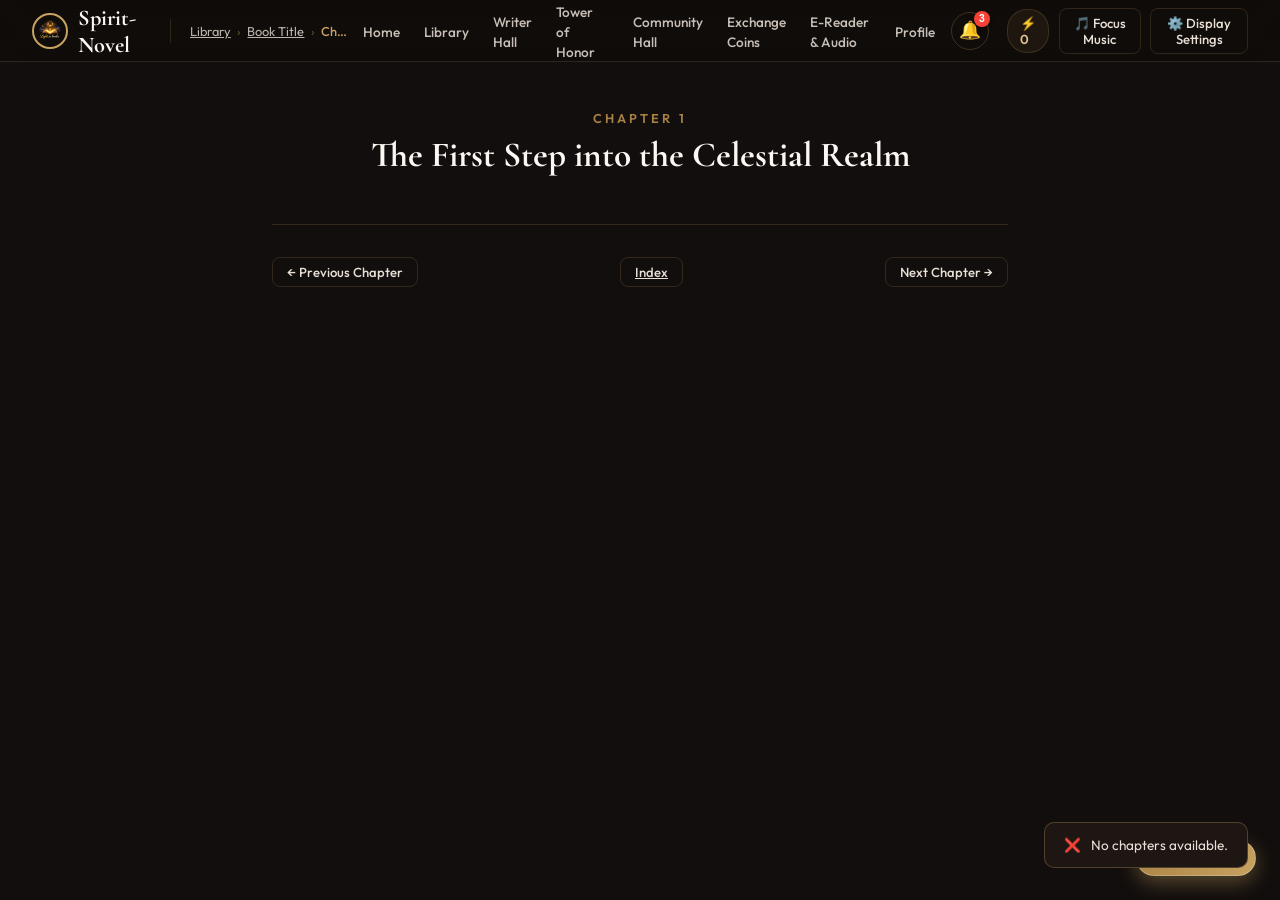
<file: read.html>
<!DOCTYPE html>
<html lang="en">
<head>
  <meta charset="UTF-8">
  <meta name="viewport" content="width=device-width, initial-scale=1.0">
  <title>Read Chapter — Spirit-Novel</title>
  <meta name="description" content="Read novels on Spirit-Novel reading portal with focus music and customizable layouts.">
  <link rel="preconnect" href="https://fonts.googleapis.com">
  <link rel="preconnect" href="https://fonts.gstatic.com" crossorigin>
  <link href="https://fonts.googleapis.com/css2?family=Cormorant+Garamond:ital,wght@0,400;0,600;0,700;1,400&family=Outfit:wght@300;400;500;600;700&family=Lora:ital,wght@0,400;0,500;1,400&display=swap" rel="stylesheet">
  <link rel="stylesheet" href="widgets.css">
  <script src="widgets.js"></script>
  <style>
    :root {
      /* Theme styles - Ethereal Dark default */
      --bg:#120e0d; --bg-card:#1a1410; --text:#e8dfd6; --text-title:#fbf8f3;
      --maroon:#6a1b29; --maroon2:#892837;
      --gold:#c8a261; --gold2:#a88143; --gold3:#dfc290;
      --border:rgba(200,162,97,0.18); --border-subtle:rgba(200,162,97,0.08);
      --font-size:18px; --line-height:2.0;
      --font-family:'Lora', serif;
      --sw:300px;
      --tr:all 0.3s cubic-bezier(0.16,1,0.3,1);
      --glow:0 0 20px rgba(200,162,97,0.25);
    }

    /* Theme presets */
    body.theme-parchment {
      --bg:#f5efe6; --bg-card:#e8e0d5; --text:#2a1f1a; --text-title:#1a0f0a;
      --border:rgba(106,27,41,0.15); --border-subtle:rgba(106,27,41,0.06);
    }
    body.theme-light {
      --bg:#fafafa; --bg-card:#f0f0f0; --text:#222222; --text-title:#000000;
      --border:rgba(0,0,0,0.12); --border-subtle:rgba(0,0,0,0.05);
    }
    body.theme-abyss {
      --bg:#070505; --bg-card:#0f0b0a; --text:#a59c94; --text-title:#e8e0d7;
      --border:rgba(200,162,97,0.12); --border-subtle:rgba(200,162,97,0.04);
    }

    *{box-sizing:border-box;margin:0;padding:0;}
    body{
      background:var(--bg); color:var(--text); min-height:100vh;
      font-family:'Outfit', sans-serif; -webkit-font-smoothing:antialiased;
      transition:background 0.4s ease, color 0.4s ease;
    }

    /* ─── TOPBAR ─── */
    .topbar{
      height:62px; background:rgba(16,12,10,0.85); backdrop-filter:blur(8px);
      border-bottom:1px solid var(--border); display:flex; align-items:center;
      padding:0 2rem; gap:1rem; position:sticky; top:0; z-index:100;
    }
    .logo{display:flex;align-items:center;gap:10px;text-decoration:none;}
    .logo img{width:36px;height:36px;border-radius:50%;object-fit:cover;border:2px solid var(--gold);}
    .logo-name{font-family:'Cormorant Garamond',serif;font-size:1.4rem;font-weight:700;color:var(--text-title);}
    .topbar-sep{width:1px;height:24px;background:var(--border);margin:0 0.2rem;}
    
    .breadcrumb{display:flex;align-items:center;gap:0.4rem;font-size:0.8rem;color:var(--text);max-width:400px;white-space:nowrap;overflow:hidden;text-overflow:ellipsis;}
    .breadcrumb a{color:var(--text);transition:var(--tr);opacity:0.8;}
    .breadcrumb a:hover{color:var(--gold);opacity:1;}
    .breadcrumb .sep{color:var(--gold2);opacity:0.6;}
    .breadcrumb .current{color:var(--gold);font-weight:500;overflow:hidden;text-overflow:ellipsis;}

    .topbar-right{margin-left:auto;display:flex;gap:0.6rem;align-items:center;}
    
    .coins-pill{
      display:flex;align-items:center;gap:6px;background:rgba(200,162,97,0.08);
      border:1px solid var(--border);padding:5px 12px;border-radius:20px;
      font-size:0.82rem;font-weight:600;color:var(--gold3);
    }

    .btn{
      display:inline-flex;align-items:center;gap:5px;padding:6px 14px;border-radius:8px;
      font-size:0.82rem;font-weight:500;cursor:pointer;border:none;transition:var(--tr);
      font-family:'Outfit',sans-serif;background:transparent;color:var(--text);border:1px solid var(--border);
    }
    .btn:hover{background:rgba(200,162,97,0.1);color:var(--gold);border-color:rgba(200,162,97,0.35);}
    .btn-gold{background:linear-gradient(135deg,var(--gold2),var(--gold));color:#1a0f0a;font-weight:700;border:none;}
    .btn-gold:hover{transform:translateY(-1px);box-shadow:var(--glow);color:#1a0f0a;}

    /* ─── READING LAYOUT ─── */
    .read-container{max-width:800px;margin:0 auto;padding:3rem 2rem 6rem;}
    
    /* ─── AUTHOR'S NOTE ─── */
    .author-note-top{
      background:var(--bg-card);border:1px solid var(--border-subtle);
      border-radius:12px;padding:1rem 1.2rem;margin-bottom:2.2rem;
      opacity:0.65;transition:var(--tr);font-size:0.85rem;line-height:1.6;
    }
    .author-note-top:hover{opacity:1;border-color:var(--border);}
    .an-badge{
      display:inline-block;font-size:0.65rem;text-transform:uppercase;
      letter-spacing:1.5px;color:var(--gold);font-weight:700;margin-bottom:0.4rem;
    }
    
    /* Chapter Headers */
    .ch-meta-header{text-align:center;margin-bottom:3rem;}
    .ch-label{
      font-size:0.8rem;text-transform:uppercase;letter-spacing:3px;
      color:var(--gold2);font-weight:600;margin-bottom:0.5rem;
    }
    .ch-title{
      font-family:'Cormorant Garamond', serif;font-size:2.2rem;
      color:var(--text-title);font-weight:700;line-height:1.2;
    }

    /* ─── MAIN TEXT ─── */
    .reading-content{
      font-family:var(--font-family);font-size:var(--font-size);
      line-height:var(--line-height);transition:font-size 0.2s ease, font-family 0.2s ease;
      margin-bottom:3rem;
    }
    .reading-content p{margin-bottom:1.5em;text-indent:1.5em;text-align:justify;}
    .reading-content p:first-of-type{text-indent:0;}
    
    /* ─── BLUR & PAYWALL ─── */
    .premium-lock-wrapper{display:none;margin-top:2rem;}
    .premium-lock-wrapper.active{display:block;}
    .blur-overlay{
      height:120px;background:linear-gradient(to bottom,transparent,var(--bg) 90%);
      margin-top:-120px;position:relative;pointer-events:none;z-index:2;
    }
    .paywall-box{
      background:var(--bg-card);border:2px solid var(--gold);border-radius:18px;
      padding:2rem;text-align:center;box-shadow:var(--shadow);position:relative;z-index:5;
      animation:slideUp 0.5s cubic-bezier(0.16,1,0.3,1);
    }
    @keyframes slideUp { from{opacity:0;transform:translateY(20px);} to{opacity:1;transform:translateY(0);} }
    .paywall-icon{font-size:2.5rem;margin-bottom:0.8rem;}
    .paywall-box h3{font-family:'Cormorant Garamond',serif;font-size:1.6rem;color:var(--text-title);margin-bottom:0.5rem;}
    .paywall-box p{font-size:0.88rem;color:var(--muted);line-height:1.5;margin-bottom:1.2rem;max-width:460px;margin-left:auto;margin-right:auto;}
    .paywall-price{font-family:'Cormorant Garamond',serif;font-size:2rem;font-weight:700;color:var(--gold);margin-bottom:1.5rem;}

    /* ─── CHAPTER NAV ─── */
    .chapter-nav{display:flex;justify-content:space-between;border-top:1px solid var(--border);padding-top:2rem;margin-top:2rem;}

    /* ─── SETTINGS PANEL (POPUP) ─── */
    .config-panel{
      position:fixed;top:70px;right:2rem;width:280px;background:var(--bg-card);
      border:1px solid var(--border);border-radius:16px;padding:1.2rem;
      z-index:200;display:none;box-shadow:var(--shadow);
      animation:slideDown 0.3s cubic-bezier(0.16,1,0.3,1);
    }
    .config-panel.open{display:block;}
    @keyframes slideDown{from{opacity:0;transform:translateY(-10px);}to{opacity:1;transform:translateY(0);}}
    .config-hdr{display:flex;justify-content:space-between;align-items:center;margin-bottom:1rem;border-bottom:1px solid var(--border-subtle);padding-bottom:0.5rem;}
    .config-hdr h4{font-size:0.85rem;text-transform:uppercase;letter-spacing:1px;color:var(--gold);}
    .config-sect{margin-bottom:1rem;}
    .config-sect label{display:block;font-size:0.72rem;text-transform:uppercase;letter-spacing:1px;color:var(--muted);margin-bottom:0.4rem;font-weight:600;}
    
    /* Font family selector */
    .font-btns{display:grid;grid-template-columns:1fr 1fr;gap:0.4rem;}
    .font-btn{padding:6px;border:1px solid var(--border);border-radius:6px;font-size:0.78rem;cursor:pointer;background:rgba(0,0,0,0.15);transition:var(--tr);color:var(--text);}
    .font-btn:hover,.font-btn.active{border-color:var(--gold);color:var(--gold3);}
    
    /* Size adjustment */
    .size-controls{display:flex;align-items:center;justify-content:space-between;background:rgba(0,0,0,0.15);border:1px solid var(--border);border-radius:8px;padding:4px 8px;}
    .size-btn{width:28px;height:28px;border-radius:4px;display:flex;align-items:center;justify-content:center;cursor:pointer;font-weight:700;font-size:1rem;color:var(--muted);transition:var(--tr);}
    .size-btn:hover{color:var(--gold);background:rgba(200,162,97,0.08);}
    
    /* Background presets */
    .bg-presets{display:grid;grid-template-columns:repeat(4,1fr);gap:0.4rem;}
    .bg-preset{
      height:36px;border-radius:6px;cursor:pointer;border:2px solid transparent;
      display:flex;align-items:center;justify-content:center;font-size:0.75rem;font-weight:600;
    }
    .bg-preset.active{border-color:var(--gold);}
    
    /* ─── MUSIC PANEL ─── */
    .music-panel{
      position:fixed;top:70px;right:2rem;width:280px;background:var(--bg-card);
      border:1px solid var(--border);border-radius:16px;padding:1.2rem;
      z-index:200;display:none;box-shadow:var(--shadow);
      animation:slideDown 0.3s cubic-bezier(0.16,1,0.3,1);
    }
    .music-panel.open{display:block;}
    .music-track{
      display:flex;align-items:center;justify-content:space-between;
      padding:8px 10px;background:rgba(0,0,0,0.15);border:1px solid var(--border-subtle);
      border-radius:8px;margin-bottom:0.5rem;cursor:pointer;transition:var(--tr);font-size:0.82rem;
    }
    .music-track:hover,.music-track.active{border-color:var(--gold);background:rgba(200,162,97,0.06);}
    .music-controls{display:flex;align-items:center;gap:10px;margin-top:1rem;border-top:1px solid var(--border-subtle);padding-top:0.8rem;}
    .play-btn{width:36px;height:36px;border-radius:50%;background:var(--gold);color:#1a0f0a;display:flex;align-items:center;justify-content:center;cursor:pointer;font-size:0.9rem;font-weight:700;}
    
    /* Volume slider */
    .vol-slider{flex:1;-webkit-appearance:none;background:rgba(200,162,97,0.15);height:4px;border-radius:2px;outline:none;}
    .vol-slider::-webkit-slider-thumb{-webkit-appearance:none;width:12px;height:12px;border-radius:50%;background:var(--gold);cursor:pointer;}

    /* Animated Audio waves */
    .sound-waves{display:none;align-items:flex-end;gap:2px;height:14px;width:18px;}
    .sound-waves.active{display:flex;}
    .wave-bar{width:2px;background:var(--gold);animation:bounceWave 0.8s ease-in-out infinite alternate;}
    .wave-bar:nth-child(2){animation-delay:0.15s;height:60%;}
    .wave-bar:nth-child(3){animation-delay:0.3s;height:40%;}
    .wave-bar:nth-child(4){animation-delay:0.45s;height:80%;}
    @keyframes bounceWave { from{height:20%;} to{height:100%;} }

    /* ─── TOAST ─── */
    .toast{position:fixed;bottom:2rem;right:2rem;background:#1e1612;border:1px solid rgba(200,162,97,0.3);border-radius:10px;padding:0.8rem 1.2rem;color:var(--text);font-size:0.85rem;display:flex;align-items:center;gap:0.6rem;z-index:9999;transform:translateY(80px);opacity:0;transition:all 0.4s cubic-bezier(0.16,1,0.3,1);pointer-events:none;box-shadow:var(--shadow);}
    .toast.show{transform:translateY(0);opacity:1;}
  </style>
</head>
<body class="theme-dark" id="bodyTheme">

<!-- TOPBAR -->
<header class="topbar">
  <a href="library.html" class="logo">
    <img src="logomy.png" alt="Spirit-Novel">
    <span class="logo-name">Spirit-Novel</span>
  </a>
  <div class="topbar-sep"></div>
  <div class="breadcrumb">
    <a href="library.html">Library</a>
    <span class="sep">&#8250;</span>
    <a href="book-detail.html" id="navBookTitle">Book Title</a>
    <span class="sep">&#8250;</span>
    <span class="current" id="navChTitle">Chapter Title</span>
  </div>

  <div class="topbar-right">
    <div class="coins-pill">
      <span>⚡ <span id="coinBalance">48,200</span></span>
    </div>
    <button class="btn" onclick="toggleMusicPanel()" id="musicBtn">&#127925; Focus Music</button>
    <button class="btn" onclick="toggleConfigPanel()" id="configBtn">&#9881;&#65039; Display Settings</button>
  </div>
</header>

<!-- CONFIG PANEL (SETTINGS) -->
<div class="config-panel" id="configPanel">
  <div class="config-hdr">
    <h4>Display Settings</h4>
    <button onclick="toggleConfigPanel()">✕</button>
  </div>
  
  <!-- Font Type -->
  <div class="config-sect">
    <label>Font Family</label>
    <div class="font-btns">
      <button class="font-btn active" onclick="setFontFam('Lora', this)" style="font-family:'Lora',serif;">Lora</button>
      <button class="font-btn" onclick="setFontFam('Cormorant Garamond', this)" style="font-family:'Cormorant Garamond',serif;">Cormorant</button>
      <button class="font-btn" onclick="setFontFam('Outfit', this)" style="font-family:'Outfit',sans-serif;">Outfit</button>
      <button class="font-btn" onclick="setFontFam('Georgia', this)" style="font-family:Georgia,serif;">Georgia</button>
    </div>
  </div>

  <!-- Font Size -->
  <div class="config-sect">
    <label>Text Size</label>
    <div class="size-controls">
      <div class="size-btn" onclick="changeTextSize(-2)">A-</div>
      <span id="textSizeDisplay" style="font-size:0.85rem; font-weight:600;">18px</span>
      <div class="size-btn" onclick="changeTextSize(2)">A+</div>
    </div>
  </div>

  <!-- Background presets -->
  <div class="config-sect">
    <label>Theme Background</label>
    <div class="bg-presets">
      <div class="bg-preset active" onclick="setTheme('dark', this)" style="background:#120e0d; color:#e8dfd6; border:1px solid var(--border);">Dark</div>
      <div class="bg-preset" onclick="setTheme('parchment', this)" style="background:#f5efe6; color:#2a1f1a; border:1px solid rgba(0,0,0,0.15);">Sepia</div>
      <div class="bg-preset" onclick="setTheme('light', this)" style="background:#fafafa; color:#222; border:1px solid rgba(0,0,0,0.15);">Light</div>
      <div class="bg-preset" onclick="setTheme('abyss', this)" style="background:#070505; color:#a59c94; border:1px solid rgba(255,255,255,0.08);">Abyss</div>
    </div>
  </div>
</div>

<!-- MUSIC PANEL -->
<div class="music-panel" id="musicPanel">
  <div class="config-hdr">
    <h4>Focus Soundscapes</h4>
    <button onclick="toggleMusicPanel()">✕</button>
  </div>
  <div class="music-track active" onclick="selectTrack('zen', this)">
    <span>⛩️ Celestial Bamboo Flute</span>
    <div class="sound-waves" id="wave-zen"><div class="wave-bar"></div><div class="wave-bar"></div><div class="wave-bar"></div><div class="wave-bar"></div></div>
  </div>
  <div class="music-track" onclick="selectTrack('lofi', this)">
    <span>☕ Floating Academy Lo-Fi</span>
    <div class="sound-waves" id="wave-lofi"><div class="wave-bar"></div><div class="wave-bar"></div><div class="wave-bar"></div><div class="wave-bar"></div></div>
  </div>
  <div class="music-track" onclick="selectTrack('rain', this)">
    <span>🌧️ Mt. Qi Mountain Rain</span>
    <div class="sound-waves" id="wave-rain"><div class="wave-bar"></div><div class="wave-bar"></div><div class="wave-bar"></div><div class="wave-bar"></div></div>
  </div>
  
  <div class="music-controls">
    <div class="play-btn" id="playBtn" onclick="togglePlay()">▶</div>
    <span style="font-size:0.75rem; color:var(--muted);" id="trackStatus">Zen Flute (Paused)</span>
    <input type="range" class="vol-slider" min="0" max="1" step="0.1" value="0.5" oninput="adjustVolume(this.value)" title="Volume">
  </div>
</div>

<!-- MAIN READ CONTAINER -->
<div class="read-container">

  <!-- Author Notes (Dynamic & low opacity) -->
  <div class="author-note-top" id="authorNotesContainer" style="display:none;">
    <span class="an-badge">Author's Note</span>
    <p id="authorNotesText">Loading author notes...</p>
  </div>

  <!-- Chapter Title Header -->
  <div class="ch-meta-header">
    <div class="ch-label" id="chapterNoLabel">Chapter 1</div>
    <h1 class="ch-title" id="chapterTitle">The First Step into the Celestial Realm</h1>
  </div>

  <!-- Reading Body -->
  <article class="reading-content" id="readingBody">
    <!-- Chapter content injected here -->
  </article>

  <!-- paywall wrapper -->
  <div class="premium-lock-wrapper" id="premiumPaywall">
    <div class="blur-overlay"></div>
    <div class="paywall-box">
      <div class="paywall-icon">⚡</div>
      <h3>Premium Chapter Locked</h3>
      <p>Scribes lock exclusive scrolls. To cross the threshold and read the rest of this chapter, unlock it using your academy Spirit Coins.</p>
      <div class="paywall-price" id="paywallPrice">⚡ 10 Spirit Coins</div>
      <button class="btn btn-gold" style="padding:10px 24px; font-size:1rem;" onclick="unlockChapter()">Unlock Chapter Now</button>
    </div>
  </div>

  <!-- Gifting and Commenting sections (hidden if chapter is locked) -->
  <div id="unlockedControls" style="margin-top: 3rem; display: none;">
    <!-- Gifting Panel -->
    <div style="background:var(--bg-card); border:1px solid var(--border); border-radius:16px; padding:1.5rem; text-align:center; margin-bottom:2rem;">
      <h3 style="font-family:'Cormorant Garamond',serif; font-size:1.4rem; color:var(--text-title); margin-bottom:0.4rem;">🎁 Support the Scribe</h3>
      <p style="font-size:0.8rem; color:var(--muted); margin-bottom:1rem;">Gift Spirit Coins directly to the author to show your appreciation and help them unlock higher tiers.</p>
      <div style="display:grid; grid-template-columns:repeat(4, 1fr); gap:0.6rem; margin-bottom:1rem;">
        <button onclick="giftCoins(10, 'Incense Cup')" class="btn" style="flex-direction:column; padding:0.8rem 0.5rem; gap:4px; background:rgba(0,0,0,0.15);">
          <span style="font-size:1.3rem;">🪙</span>
          <span style="font-weight:600; font-size:0.75rem;">Incense Cup</span>
          <span style="font-size:0.68rem; color:var(--gold);">10 Coins</span>
        </button>
        <button onclick="giftCoins(50, 'Spirit Stone')" class="btn" style="flex-direction:column; padding:0.8rem 0.5rem; gap:4px; background:rgba(0,0,0,0.15);">
          <span style="font-size:1.3rem;">🔮</span>
          <span style="font-weight:600; font-size:0.75rem;">Spirit Stone</span>
          <span style="font-size:0.68rem; color:var(--gold);">50 Coins</span>
        </button>
        <button onclick="giftCoins(200, 'Immortal Tea')" class="btn" style="flex-direction:column; padding:0.8rem 0.5rem; gap:4px; background:rgba(0,0,0,0.15);">
          <span style="font-size:1.3rem;">🍵</span>
          <span style="font-weight:600; font-size:0.75rem;">Immortal Tea</span>
          <span style="font-size:0.68rem; color:var(--gold);">200 Coins</span>
        </button>
        <button onclick="giftCoins(1000, 'Emperor Crown')" class="btn" style="flex-direction:column; padding:0.8rem 0.5rem; gap:4px; background:rgba(0,0,0,0.15);">
          <span style="font-size:1.3rem;">👑</span>
          <span style="font-weight:600; font-size:0.75rem;">Emperor Crown</span>
          <span style="font-size:0.68rem; color:var(--gold);">1,000 Coins</span>
        </button>
      </div>
    </div>

    <!-- Comment Box -->
    <div style="background:var(--bg-card); border:1px solid var(--border); border-radius:16px; padding:1.5rem; margin-bottom:2.5rem;">
      <h3 style="font-family:'Cormorant Garamond',serif; font-size:1.3rem; color:var(--text-title); margin-bottom:0.8rem;">💬 Reader Discussion</h3>
      <div style="margin-bottom:1rem;">
        <textarea id="commentInput" placeholder="Leave your thoughts on this chapter..." style="width:100%; background:rgba(0,0,0,0.25); border:1px solid var(--border); border-radius:8px; padding:0.8rem; color:var(--text); font-family:'Outfit',sans-serif; font-size:0.85rem; min-height:80px; outline:none; resize:vertical;"></textarea>
      </div>
      <div style="display:flex; justify-content:flex-end;">
        <button class="btn btn-gold" onclick="postComment()" style="padding:7px 18px; font-size:0.82rem;">Post Comment</button>
      </div>
    </div>
  </div>

  <!-- Navigation -->
  <nav class="chapter-nav">
    <button class="btn" onclick="prevChapter()">&#8592; Previous Chapter</button>
    <a href="book-detail.html" class="btn">Index</a>
    <button class="btn" onclick="nextChapter()">Next Chapter &#8594;</button>
  </nav>

</div>

<div class="toast" id="toast"><span id="tIco"></span><span id="tMsg"></span></div>

<script>
const API_URL = window.location.hostname === 'localhost' || window.location.hostname === '127.0.0.1'
  ? 'http://localhost:5000/api'
  : 'https://api.noverspirit.qd.je/api';
let activeChapter = null;
let siblingChapters = [];
let currentNovel = null;

// Payout & user economy stats
let coinBalance = 0;
loadCoins();

function loadCoins() {
  const userStr = localStorage.getItem('sn_user');
  if (userStr) {
    const user = JSON.parse(userStr);
    coinBalance = user.coinsBalance || 0;
  } else {
    coinBalance = parseInt(localStorage.getItem('sn_user_coins') || '0');
  }
  const el = document.getElementById('coinBalance');
  if (el) el.textContent = coinBalance.toLocaleString();
}

/* ─── RENDER CHAPTER FROM BACKEND ─── */
async function renderChapter() {
  let activeChId = localStorage.getItem('sn_active_chapter');
  
  // If activeChId is empty or is a number (remnant of offline mock), fetch the first seeded novel & chapter
  if (!activeChId || !isNaN(activeChId)) {
    try {
      const novelsRes = await fetch(`${API_URL}/novels`);
      const novelsData = await novelsRes.json();
      if (novelsData.novels && novelsData.novels.length > 0) {
        const firstNovel = novelsData.novels[0];
        const novelDetailRes = await fetch(`${API_URL}/novels/${firstNovel.slug}`);
        const novelDetail = await novelDetailRes.json();
        if (novelDetail.novel.chapters && novelDetail.novel.chapters.length > 0) {
          activeChId = novelDetail.novel.chapters[0].id;
          localStorage.setItem('sn_active_chapter', activeChId);
        }
      }
    } catch(err) {
      console.error("Could not fetch fallback chapters", err);
    }
  }

  if (!activeChId) {
    showToast('❌', 'No chapters available.');
    return;
  }

  const token = localStorage.getItem('sn_auth_token');
  const headers = {};
  if (token) {
    headers['Authorization'] = `Bearer ${token}`;
  }

  try {
    const res = await fetch(`${API_URL}/novels/chapters/${activeChId}`, { headers });
    const data = await res.json();

    const paywallEl = document.getElementById('premiumPaywall');
    const bodyEl = document.getElementById('readingBody');
    const controls = document.getElementById('unlockedControls');

    if (res.status === 401 || (data.error && data.code === 'AUTH_REQUIRED')) {
      // 2-Chapter Guest Preview Limit Hit
      bodyEl.innerHTML = `<p style="text-align:center; font-style:italic; color:var(--muted); margin-top:2rem;">Preview content locked. Enrolled students only.</p>`;
      document.querySelector('.paywall-icon').textContent = '👤';
      document.querySelector('.paywall-box h3').textContent = 'Spirit Account Required';
      document.querySelector('.paywall-box p').textContent = 'You have read the first 2 free preview chapters. Please sign in or create an account to read Chapter 3 and beyond!';
      document.getElementById('paywallPrice').textContent = 'Free Registration Contract';
      
      const unlockBtn = document.getElementById('unlockBtn');
      unlockBtn.textContent = 'Sign In / Register';
      unlockBtn.onclick = () => { window.location.href = 'auth.html'; };
      
      paywallEl.classList.add('active');
      if (controls) controls.style.display = 'none';
      return;
    }

    if (res.status === 403 || (data.error && data.code === 'UNLOCK_REQUIRED')) {
      // Premium Lock
      bodyEl.innerHTML = `<p style="text-align:center; font-style:italic; color:var(--muted); margin-top:2rem;">Premium chapter locked...</p>`;
      document.querySelector('.paywall-icon').textContent = '🔒';
      document.querySelector('.paywall-box h3').textContent = 'Unlocked Chapter Scroll Required';
      document.querySelector('.paywall-box p').textContent = 'This chapter is locked in the Academy archives. Unlock it using Spirit Coins to read the full text. The author receives 80% of spent coins.';
      document.getElementById('paywallPrice').innerHTML = `⚡ ${data.coinCost || 5} Spirit Coins`;
      
      const unlockBtn = document.getElementById('unlockBtn');
      unlockBtn.textContent = 'Unlock Chapter';
      unlockBtn.onclick = () => { unlockPremiumChapter(activeChId, data.coinCost || 5); };
      
      paywallEl.classList.add('active');
      if (controls) controls.style.display = 'none';
      return;
    }

    if (data.error) {
      showToast('❌', data.message || 'Error loading chapter.');
      return;
    }

    // Successfully loaded
    activeChapter = data.chapter;
    
    // Update breadcrumbs and titles
    document.getElementById('navChTitle').textContent = activeChapter.title;
    document.getElementById('chapterNoLabel').textContent = `Chapter ${activeChapter.chapterNumber}`;
    document.getElementById('chapterTitle').textContent = activeChapter.title;
    document.title = `${activeChapter.title} — Spirit-Novel`;
    document.getElementById('navBookTitle').textContent = activeChapter.novelTitle;
    document.getElementById('navBookTitle').href = `book-detail.html?slug=${activeChapter.novelSlug}`;

    bodyEl.innerHTML = activeChapter.content;
    paywallEl.classList.remove('active');
    if (controls) controls.style.display = 'block';

    // Fetch sibling chapters of this novel to populate navigation index
    await loadSiblingChapters(activeChapter.novelSlug);

    // Save progress locally
    saveReadingProgress();
  } catch (err) {
    showToast('⚠️', 'Spirit Gate connection error. Unable to load chapter.');
  }
}

async function loadSiblingChapters(novelSlug) {
  try {
    const res = await fetch(`${API_URL}/novels/${novelSlug}`);
    const data = await res.json();
    if (!data.error && data.novel) {
      currentNovel = data.novel;
      siblingChapters = data.novel.chapters || [];
    }
  } catch(e) {
    console.error("Failed to load navigation siblings", e);
  }
}

async function unlockPremiumChapter(chapterId, cost) {
  const token = localStorage.getItem('sn_auth_token');
  if (!token) {
    window.location.href = 'auth.html';
    return;
  }

  try {
    const res = await fetch(`${API_URL}/novels/chapters/${chapterId}/unlock`, {
      method: 'POST',
      headers: {
        'Content-Type': 'application/json',
        'Authorization': `Bearer ${token}`
      }
    });
    const data = await res.json();

    if (data.error) {
      showToast('❌', data.message || 'Unlock failed.');
    } else {
      showToast('⚡', data.message);
      
      // Update local storage user coins representation
      const userStr = localStorage.getItem('sn_user');
      if (userStr) {
        const user = JSON.parse(userStr);
        user.coinsBalance -= cost;
        localStorage.setItem('sn_user', JSON.stringify(user));
        localStorage.setItem('sn_user_coins', user.coinsBalance);
      }
      loadCoins();
      
      // Reload chapter content
      renderChapter();
    }
  } catch(err) {
    showToast('❌', 'Unlock failed. Backend offline.');
  }
}

function prevChapter() {
  if (siblingChapters.length === 0 || !activeChapter) return;
  const idx = siblingChapters.findIndex(c => c.id === activeChapter.id);
  if (idx > 0) {
    const prevId = siblingChapters[idx - 1].id;
    localStorage.setItem('sn_active_chapter', prevId);
    renderChapter();
    window.scrollTo({ top: 0, behavior: 'smooth' });
  } else {
    showToast('📖', 'This is the first chapter.');
  }
}

function nextChapter() {
  if (siblingChapters.length === 0 || !activeChapter) return;
  const idx = siblingChapters.findIndex(c => c.id === activeChapter.id);
  if (idx < siblingChapters.length - 1) {
    const nextId = siblingChapters[idx + 1].id;
    localStorage.setItem('sn_active_chapter', nextId);
    renderChapter();
    window.scrollTo({ top: 0, behavior: 'smooth' });
  } else {
    showToast('📖', 'You have reached the latest chapter.');
  }
}

function saveReadingProgress() {
  if (!currentNovel || !activeChapter) return;
  const progressObj = {
    bookId: currentNovel.id,
    chapterId: activeChapter.chapterNumber,
    totalChapters: siblingChapters.length,
    title: currentNovel.title,
    author: currentNovel.author ? currentNovel.author.username : 'Writer',
    cover: currentNovel.coverImage || '📙',
    progressPercent: Math.round((siblingChapters.findIndex(c => c.id === activeChapter.id) + 1) / siblingChapters.length * 100)
  };
  
  let progressList = JSON.parse(localStorage.getItem('sn_reading_progress') || '[]');
  const idx = progressList.findIndex(p => p.title === currentNovel.title);
  if (idx !== -1) {
    progressList[idx] = progressObj;
  } else {
    progressList.unshift(progressObj);
  }
  localStorage.setItem('sn_reading_progress', JSON.stringify(progressList));
}

/* ─── PAYWALL CONTROLLER (Fallback) ─── */
function unlockChapter(){
  // Handled dynamically above
}

/* ─── READER SUPPORT & COMMENTS ─── */
async function giftCoins(amount, giftName) {
  const token = localStorage.getItem('sn_auth_token');
  if (!token) {
    showToast('❌', 'Please login to gift coins.');
    return;
  }
  if (coinBalance < amount) {
    showToast('❌', 'Insufficient Spirit Coins. Recharge coins in your Profile.');
    return;
  }
  
  // Update locally (Simulated until backend wallet routes are built)
  coinBalance -= amount;
  localStorage.setItem('sn_user_coins', coinBalance);
  const userStr = localStorage.getItem('sn_user');
  if (userStr) {
    const u = JSON.parse(userStr);
    u.coinsBalance = coinBalance;
    localStorage.setItem('sn_user', JSON.stringify(u));
  }
  document.getElementById('coinBalance').textContent = coinBalance.toLocaleString();
  
  showToast('🎁', `You gifted a ${giftName}! Writer received ${amount} Spirit Coins.`);
}

function postComment() {
  const inp = document.getElementById('commentInput');
  const txt = inp.value.trim();
  if (!txt) {
    alert("Please enter your comment.");
    return;
  }
  
  inp.value = '';
  showToast('💬', 'Comment posted! Scribe will be notified.');
}

/* ─── CONFIG & DISPLAY CONTROLS ─── */
function toggleConfigPanel(){
  document.getElementById('musicPanel').classList.remove('open');
  document.getElementById('configPanel').classList.toggle('open');
}
function setFontFam(font, btn){
  document.documentElement.style.setProperty('--font-family', `'${font}', serif`);
  document.querySelectorAll('.font-btn').forEach(b => b.classList.remove('active'));
  btn.classList.add('active');
}
let currentSize = 18;
function changeTextSize(diff){
  currentSize = Math.max(12, Math.min(32, currentSize + diff));
  document.documentElement.style.setProperty('--font-size', `${currentSize}px`);
  document.getElementById('textSizeDisplay').textContent = `${currentSize}px`;
}
function setTheme(themeName, btn){
  const body = document.getElementById('bodyTheme');
  body.className = `theme-${themeName}`;
  document.querySelectorAll('.bg-preset').forEach(b => b.classList.remove('active'));
  btn.classList.add('active');
}

/* ─── SOUNDSCAPE FOCUS PLAYER ─── */
let audioCtx = null;
let currentOscillator = null;
let gainNode = null;
let isPlaying = false;
let selectedTrackType = 'zen';

function toggleMusicPanel(){
  document.getElementById('configPanel').classList.remove('open');
  document.getElementById('musicPanel').classList.toggle('open');
}

function selectTrack(type, el){
  document.querySelectorAll('.music-track').forEach(t => t.classList.remove('active'));
  el.classList.add('active');
  selectedTrackType = type;
  
  if(isPlaying) {
    stopSoundscape();
    startSoundscape();
  }
  
  document.getElementById('trackStatus').textContent = `${el.querySelector('span').textContent} (Select/Play)`;
}

function togglePlay(){
  if(isPlaying){
    stopSoundscape();
    document.getElementById('playBtn').textContent = '▶';
    document.getElementById('trackStatus').textContent = 'Music Paused';
  } else {
    startSoundscape();
    document.getElementById('playBtn').textContent = '⏸';
    document.getElementById('trackStatus').textContent = 'Music Playing';
  }
}

function startSoundscape() {
  if (!audioCtx) {
    audioCtx = new (window.AudioContext || window.webkitAudioContext)();
  }
  
  isPlaying = true;
  document.querySelectorAll('.sound-waves').forEach(w => w.classList.remove('active'));
  
  const activeTrackEl = document.querySelector(`.music-track.active .sound-waves`);
  if(activeTrackEl) activeTrackEl.classList.add('active');
  
  if (selectedTrackType === 'zen') {
    gainNode = audioCtx.createGain();
    gainNode.gain.setValueAtTime(parseFloat(localStorage.getItem('focus_volume') || '0.5') * 0.15, audioCtx.currentTime);
    
    const oscPad = audioCtx.createOscillator();
    oscPad.type = 'triangle';
    oscPad.frequency.setValueAtTime(110, audioCtx.currentTime);
    
    const oscFlute = audioCtx.createOscillator();
    oscFlute.type = 'sine';
    oscFlute.frequency.setValueAtTime(440, audioCtx.currentTime);
    
    oscPad.connect(gainNode);
    oscFlute.connect(gainNode);
    gainNode.connect(audioCtx.destination);
    
    oscPad.start();
    oscFlute.start();
    
    currentOscillator = [oscPad, oscFlute];
  } else if (selectedTrackType === 'rain') {
    const bufferSize = 2 * audioCtx.sampleRate;
    const noiseBuffer = audioCtx.createBuffer(1, bufferSize, audioCtx.sampleRate);
    const output = noiseBuffer.getChannelData(0);
    
    let lastOut = 0.0;
    for (let i = 0; i < bufferSize; i++) {
      const white = Math.random() * 2 - 1;
      output[i] = (lastOut + (0.02 * white)) / 1.02;
      lastOut = output[i];
      output[i] *= 3.5;
    }
    
    const whiteNoise = audioCtx.createBufferSource();
    whiteNoise.buffer = noiseBuffer;
    whiteNoise.loop = true;
    
    gainNode = audioCtx.createGain();
    gainNode.gain.setValueAtTime(parseFloat(localStorage.getItem('focus_volume') || '0.5') * 0.25, audioCtx.currentTime);
    
    whiteNoise.connect(gainNode);
    gainNode.connect(audioCtx.destination);
    whiteNoise.start();
    
    currentOscillator = [whiteNoise];
  } else {
    gainNode = audioCtx.createGain();
    gainNode.gain.setValueAtTime(parseFloat(localStorage.getItem('focus_volume') || '0.5') * 0.2, audioCtx.currentTime);
    
    const osc = audioCtx.createOscillator();
    osc.type = 'sine';
    osc.frequency.setValueAtTime(80, audioCtx.currentTime);
    
    const oscChords = audioCtx.createOscillator();
    oscChords.type = 'triangle';
    oscChords.frequency.setValueAtTime(196, audioCtx.currentTime);
    
    osc.connect(gainNode);
    oscChords.connect(gainNode);
    gainNode.connect(audioCtx.destination);
    osc.start();
    oscChords.start();
    
    currentOscillator = [osc, oscChords];
  }
}

function stopSoundscape() {
  isPlaying = false;
  document.querySelectorAll('.sound-waves').forEach(w => w.classList.remove('active'));
  
  if (currentOscillator) {
    currentOscillator.forEach(o => {
      try { o.stop(); } catch(e){}
    });
    currentOscillator = null;
  }
}

function adjustVolume(val){
  localStorage.setItem('focus_volume', val);
  if(gainNode && isPlaying){
    const mult = selectedTrackType === 'rain' ? 0.25 : (selectedTrackType === 'zen' ? 0.15 : 0.2);
    gainNode.gain.setValueAtTime(val * mult, audioCtx.currentTime);
  }
}

/* ─── TOAST ─── */
let toastTimer;
function showToast(ico,msg){
  const t=document.getElementById('toast');
  document.getElementById('tIco').innerHTML=ico;
  document.getElementById('tMsg').textContent=msg;
  t.classList.add('show');
  clearTimeout(toastTimer);
  toastTimer=setTimeout(()=>t.classList.remove('show'),3000);
}

document.addEventListener('click', e => {
  if(!e.target.closest('#configPanel') && !e.target.closest('#configBtn')){
    document.getElementById('configPanel').classList.remove('open');
  }
  if(!e.target.closest('#musicPanel') && !e.target.closest('#musicBtn')){
    document.getElementById('musicPanel').classList.remove('open');
  }
});

document.addEventListener('DOMContentLoaded', () => {
  renderChapter();
});
</script>
</body>
</html>
</file>
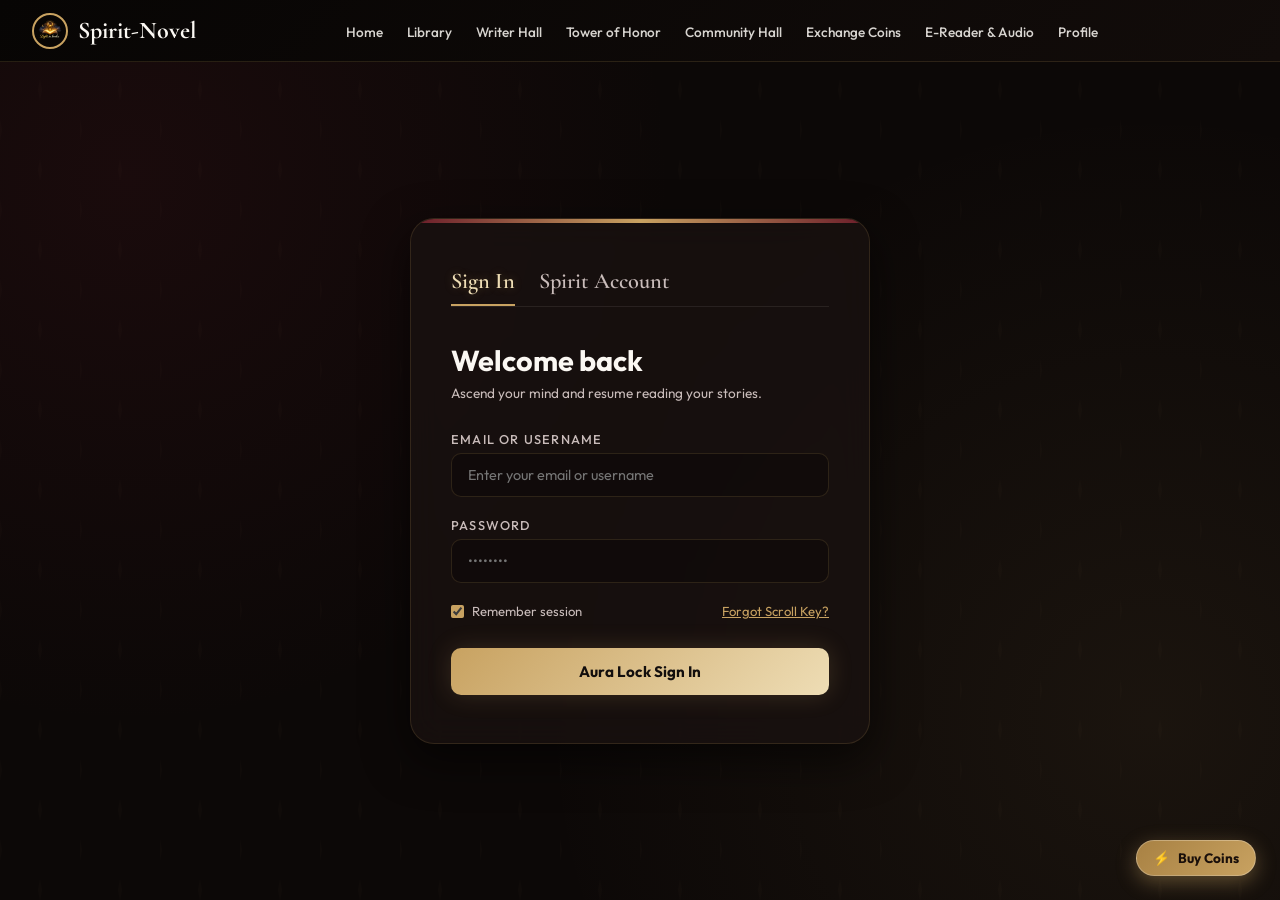
<file: tower.html>
<!DOCTYPE html>
<html lang="en">
<head>
  <meta charset="UTF-8">
  <meta name="viewport" content="width=device-width, initial-scale=1.0">
  <title>Tower of Honor — Spirit-Novel</title>
  <meta name="description" content="Scribe competitions and top performing books leaderboard of the Spirit-Novel Academy.">
  <link rel="preconnect" href="https://fonts.googleapis.com">
  <link rel="preconnect" href="https://fonts.gstatic.com" crossorigin>
  <link href="https://fonts.googleapis.com/css2?family=Cormorant+Garamond:ital,wght@0,400;0,600;0,700;1,400&family=Outfit:wght@300;400;500;600;700&family=Lora:ital,wght@0,400;0,500;1,400&display=swap" rel="stylesheet">
  <link rel="stylesheet" href="widgets.css">
  <script src="widgets.js"></script>
  <style>
    :root {
      --bg:#120e0d; --bg-card:#1a1410; --text:#e8dfd6; --text-title:#fbf8f3;
      --maroon:#6a1b29; --maroon2:#892837; --maroon3:#4e101b;
      --gold:#c8a261; --gold2:#a88143; --gold3:#dfc290;
      --border:rgba(200,162,97,0.18); --border-subtle:rgba(200,162,97,0.08);
      --purple:#b07fff; --shadow:0 12px 30px rgba(0,0,0,0.5);
      --tr:all 0.3s cubic-bezier(0.16,1,0.3,1);
      --glow:0 0 20px rgba(200,162,97,0.25);
    }
    *{box-sizing:border-box;margin:0;padding:0;}
    body{
      background:var(--bg); color:var(--text); font-family:'Outfit', sans-serif;
      min-height:100vh; overflow-x:hidden; -webkit-font-smoothing:antialiased;
    }

    /* ─── TOPBAR ─── */
    .topbar{
      height:68px; background:rgba(26,20,16,0.92); border-bottom:1px solid var(--border);
      display:flex; align-items:center; justify-content:space-between; padding:0 2rem;
      position:sticky; top:0; z-index:100; backdrop-filter:blur(10px);
    }
    .logo{display:flex;align-items:center;gap:10px;text-decoration:none;}
    .logo img{width:38px;height:38px;border-radius:50%;object-fit:cover;border:2px solid var(--gold);}
    .logo-name{font-family:'Cormorant Garamond',serif;font-size:1.5rem;font-weight:700;color:var(--text-title);}
    
    .nav-menu{display:flex;list-style:none;gap:1.5rem;}
    .nav-link{text-decoration:none;color:var(--text);font-size:0.88rem;font-weight:500;transition:var(--tr);opacity:0.85;padding:6px 0;position:relative;}
    .nav-link:hover,.nav-link.active{color:var(--gold);opacity:1;}
    .nav-link.active::after{content:'';position:absolute;bottom:0;left:0;right:0;height:2px;background:var(--gold);border-radius:2px;}
    
    .btn{
      display:inline-flex;align-items:center;gap:6px;padding:8px 16px;border-radius:8px;
      font-size:0.82rem;font-weight:600;cursor:pointer;border:none;transition:var(--tr);
      font-family:'Outfit',sans-serif;background:transparent;color:var(--text);border:1px solid var(--border);
    }
    .btn:hover{background:rgba(200,162,97,0.1);color:var(--gold);border-color:rgba(200,162,97,0.35);}
    .btn-gold{background:linear-gradient(135deg,var(--gold2),var(--gold));color:#1a0f0a;border:none;}
    .btn-gold:hover{transform:translateY(-1px);box-shadow:var(--glow);color:#1a0f0a;}

    /* ─── PAGE HEADER ─── */
    .hero-banner{
      height:220px; background:linear-gradient(rgba(106,27,41,0.2) 0%, rgba(18,14,13,1) 100%), url('realm_map.png') center/cover;
      display:flex; flex-direction:column; align-items:center; justify-content:center; text-align:center; padding:0 1rem; border-bottom:1px solid var(--border-subtle);
    }
    .hero-banner h1{font-family:'Cormorant Garamond',serif; font-size:2.8rem; color:var(--text-title); text-shadow:0 2px 10px rgba(0,0,0,0.5); font-weight:700;}
    .hero-banner p{font-size:0.95rem; color:var(--gold); margin-top:0.4rem; max-width:600px; text-transform:uppercase; letter-spacing:2px; font-weight:500;}

    /* ─── LAYOUT CONTAINER ─── */
    .page-wrap{max-width:1200px; margin:0 auto; padding:2rem 2rem 6rem; display:grid; grid-template-columns:300px 1fr; gap:2.5rem;}
    
    /* ─── SIDEBAR: MY STATS & STANDINGS ─── */
    .sidebar{display:flex; flex-direction:column; gap:1.8rem;}
    .sidebar-card{background:var(--bg-card); border:1px solid var(--border); border-radius:18px; padding:1.5rem; box-shadow:var(--shadow);}
    .sidebar-card h3{font-family:'Cormorant Garamond',serif; font-size:1.3rem; color:var(--gold); margin-bottom:1rem; border-bottom:1px solid var(--border-subtle); padding-bottom:0.4rem;}
    
    .my-rank-item{display:flex; align-items:center; justify-content:space-between; margin-bottom:0.8rem; font-size:0.82rem;}
    .my-rank-item .label{color:var(--text); opacity:0.8;}
    .my-rank-item .val{font-weight:700; color:var(--text-title);}
    .my-rank-badge{
      display:inline-flex; align-items:center; justify-content:center;
      background:rgba(200,162,97,0.1); border:1px solid var(--border);
      padding:4px 8px; border-radius:12px; font-weight:700; color:var(--gold3); font-size:0.75rem;
    }

    /* ─── MAIN CONTENT: TABS & TABLES ─── */
    .main-content{min-width:0;}
    
    .tab-bar{display:flex; gap:1rem; border-bottom:1px solid var(--border); margin-bottom:2rem;}
    .tab-btn{
      background:transparent; border:none; color:var(--text); font-family:'Outfit',sans-serif;
      font-size:0.95rem; font-weight:600; padding:10px 16px; cursor:pointer; opacity:0.7; transition:var(--tr);
      position:relative;
    }
    .tab-btn:hover, .tab-btn.active{opacity:1; color:var(--gold);}
    .tab-btn.active::after{content:''; position:absolute; bottom:-1px; left:0; right:0; height:2px; background:var(--gold);}

    .tab-panel{display:none;}
    .tab-panel.active{display:block; animation:fadeIn 0.4s ease;}
    @keyframes fadeIn { from{opacity:0; transform:translateY(8px);} to{opacity:1; transform:translateY(0);} }

    /* ─── COMPETITION CARDS ─── */
    .comp-grid{display:grid; grid-template-columns:1fr; gap:1.5rem; margin-bottom:3rem;}
    .comp-card{
      background:linear-gradient(145deg, var(--bg-card) 0%, rgba(26,20,16,0.8) 100%);
      border:1px solid var(--border); border-radius:18px; padding:1.8rem;
      display:grid; grid-template-columns:1fr 200px; gap:1.5rem; transition:var(--tr);
    }
    .comp-card:hover{border-color:rgba(200,162,97,0.35); box-shadow:var(--glow);}
    .comp-info{display:flex; flex-direction:column; gap:0.5rem;}
    .comp-badge{
      display:inline-flex; align-items:center; width:fit-content;
      background:rgba(176,127,255,0.08); border:1px solid rgba(176,127,255,0.25);
      color:var(--purple); font-size:0.7rem; text-transform:uppercase; letter-spacing:1px;
      font-weight:700; padding:3px 8px; border-radius:12px; margin-bottom:0.2rem;
    }
    .comp-title{font-family:'Cormorant Garamond',serif; font-size:1.6rem; color:var(--text-title); font-weight:700;}
    .comp-desc{font-size:0.85rem; color:var(--text); opacity:0.8; line-height:1.5;}
    .comp-meta{display:flex; gap:1rem; font-size:0.75rem; color:var(--gold3); margin-top:0.5rem;}
    
    .comp-action-card{
      border-left:1px solid var(--border); padding-left:1.5rem;
      display:flex; flex-direction:column; justify-content:center; text-align:center; gap:0.6rem;
    }
    .comp-prize-val{font-size:1.6rem; font-weight:700; color:var(--gold);}
    .comp-prize-lbl{font-size:0.68rem; text-transform:uppercase; letter-spacing:1px; color:var(--text); opacity:0.7;}

    /* ─── LEADERBOARD TABLES ─── */
    .filter-row{display:flex; gap:0.6rem; margin-bottom:1.5rem; justify-content:flex-end;}
    .filter-btn{
      background:rgba(255,255,255,0.04); border:1px solid var(--border-subtle);
      border-radius:6px; color:var(--text); padding:5px 12px; font-size:0.78rem;
      cursor:pointer; transition:var(--tr); font-weight:500;
    }
    .filter-btn:hover, .filter-btn.active{border-color:var(--gold); color:var(--gold3); background:rgba(200,162,97,0.08);}

    .lead-table-container{background:var(--bg-card); border:1px solid var(--border); border-radius:16px; overflow:hidden;}
    .lead-table{width:100%; border-collapse:collapse; text-align:left;}
    .lead-table th{
      background:rgba(0,0,0,0.15); border-bottom:1px solid var(--border-subtle);
      padding:1rem; font-size:0.72rem; text-transform:uppercase; letter-spacing:1px; color:var(--gold3);
    }
    .lead-table td{padding:1rem; border-bottom:1px solid var(--border-subtle); font-size:0.85rem;}
    .lead-table tr:hover{background:rgba(255,255,255,0.015);}
    .lead-table tr:last-child td{border-bottom:none;}
    
    .rank-cell{display:flex; align-items:center; gap:0.5rem; font-weight:700;}
    .rank-num{width:22px; height:22px; display:inline-flex; align-items:center; justify-content:center;}
    .rank-gold{color:var(--gold);}
    .rank-silver{color:#ccc;}
    .rank-bronze{color:#cd7f32;}

    .book-cell{display:flex; align-items:center; gap:1rem;}
    .book-cover{width:36px; height:48px; border-radius:4px; background:linear-gradient(135deg,var(--maroon2),var(--maroon3)); display:flex; align-items:center; justify-content:center; font-size:1.1rem;}
    .book-info{display:flex; flex-direction:column;}
    .book-title{font-weight:600; color:var(--text-title); text-decoration:none; transition:var(--tr);}
    .book-title:hover{color:var(--gold);}
    .book-author{font-size:0.72rem; color:var(--text); opacity:0.7;}

    .author-col{display:flex; align-items:center; justify-content:space-between; gap:1rem;}
    .follow-btn{
      padding:4px 10px; font-size:0.72rem; border-radius:6px; border:1px solid var(--border);
      background:transparent; color:var(--gold3); cursor:pointer; transition:var(--tr);
    }
    .follow-btn:hover{background:var(--gold); color:#1a0f0a;}
    .follow-btn.following{background:rgba(200,162,97,0.15); border-color:var(--gold); pointer-events:none;}

    /* ─── TOAST ─── */
    .toast{position:fixed;bottom:2rem;right:2rem;background:#1e1612;border:1px solid rgba(200,162,97,0.3);border-radius:10px;padding:0.8rem 1.2rem;color:var(--text);font-size:0.85rem;display:flex;align-items:center;gap:0.6rem;z-index:9999;transform:translateY(80px);opacity:0;transition:all 0.4s cubic-bezier(0.16,1,0.3,1);pointer-events:none;box-shadow:var(--shadow);}
    .toast.show{transform:translateY(0);opacity:1;}
  </style>
</head>
<body>

<!-- TOPBAR -->
<header class="topbar">
  <a href="Index.html" class="logo">
    <img src="logomy.png" alt="Spirit-Novel">
    <span class="logo-name">Spirit-Novel</span>
  </a>

  <ul class="nav-menu">
    <li><a href="Index.html" class="nav-link">Home</a></li>
    <li><a href="library.html" class="nav-link">Library</a></li>
    <li><a href="writer-hall.html" class="nav-link">Writer Hall</a></li>
    <li><a href="tower.html" class="nav-link active">Tower of Honor</a></li>
    <li><a href="profile.html" class="nav-link">Profile</a></li>
  </ul>

  <div class="topbar-right">
    <a href="profile.html" class="btn">👤 Profile</a>
  </div>
</header>

<!-- HERO BANNER -->
<section class="hero-banner">
  <h1>Tower of Honor</h1>
  <p>✦ Celestial rankings of outstanding scribes and novels ✦</p>
</section>

<!-- MAIN CONTAINER -->
<div class="page-wrap">
  
  <!-- SIDEBAR -->
  <aside class="sidebar">
    <!-- Reader Rank Card -->
    <div class="sidebar-card">
      <h3>Reader Standings</h3>
      <div class="my-rank-item">
        <span class="label">Sovereign Level</span>
        <span class="my-rank-badge">Lv.3 Scholar</span>
      </div>
      <div class="my-rank-item">
        <span class="label">Global Rank</span>
        <span class="val">#1,248</span>
      </div>
      <div class="my-rank-item">
        <span class="label">Spirit Coins Spent</span>
        <span class="val">18,400 SC</span>
      </div>
    </div>

    <!-- Active Competition Standings Card -->
    <div class="sidebar-card">
      <h3>Your Competitions</h3>
      <div class="my-rank-item" style="flex-direction:column; align-items:flex-start; gap:4px; margin-bottom:12px;">
        <span style="font-weight:600; color:var(--text-title); font-size:0.8rem;">Summer Qi Writing Sprint</span>
        <div style="display:flex; justify-content:space-between; width:100%; font-size:0.75rem; color:var(--muted);">
          <span>Your Rank: <strong>#42</strong></span>
          <span>Words: <strong>12,400</strong></span>
        </div>
      </div>
      <div class="my-rank-item" style="flex-direction:column; align-items:flex-start; gap:4px;">
        <span style="font-weight:600; color:var(--text-title); font-size:0.8rem;">Grand Library Reading Quest</span>
        <div style="display:flex; justify-content:space-between; width:100%; font-size:0.75rem; color:var(--muted);">
          <span>Your Rank: <strong>#128</strong></span>
          <span>Chapters: <strong>48 / 100</strong></span>
        </div>
      </div>
    </div>

    <!-- Followed Scribes Card -->
    <div class="sidebar-card">
      <h3>Followed Scribes</h3>
      <div id="followedWritersList" style="display:flex; flex-direction:column; gap:0.6rem;">
        <!-- Loaded dynamically -->
      </div>
    </div>
  </aside>

  <!-- MAIN AREA -->
  <main class="main-content">
    
    <!-- TABS -->
    <div class="tab-bar">
      <button class="tab-btn active" onclick="switchTab('competitions', this)">Active Tournaments</button>
      <button class="tab-btn" onclick="switchTab('leaderboards', this)">Best Performing Books</button>
      <button class="tab-btn" onclick="switchTab('champions', this)">Hall of Fame</button>
    </div>

    <!-- TAB 1: COMPETITIONS -->
    <div class="tab-panel active" id="competitions-tab">
      <div class="comp-grid">
        <!-- Comp 1 -->
        <article class="comp-card">
          <div class="comp-info">
            <span class="comp-badge" style="background:rgba(200,162,97,0.08); border-color:var(--border); color:var(--gold);">Scribe Quest</span>
            <h2 class="comp-title">Summer Qi Writing Sprint</h2>
            <p class="comp-desc">Harness your celestial creative essence. Scribes compete to write and publish the highest number of high-quality words during the tournament period.</p>
            <div class="comp-meta">
              <span>⏳ Ends: July 15, 2026</span>
              <span>•</span>
              <span>🖋️ Participants: 1,480</span>
            </div>
          </div>
          <div class="comp-action-card">
            <div class="comp-prize-val">&#8377;15,000</div>
            <div class="comp-prize-lbl">+ 20,000 SC Prize</div>
            <div style="display:flex; flex-direction:column; gap:0.4rem; width:100%; align-items:stretch;">
              <button class="btn btn-gold" onclick="joinCompetition('Summer Qi Writing Sprint')">Participate</button>
              <button class="btn" style="font-size:0.75rem; padding:5px 12px; border-color:var(--border);" onclick="viewTournamentLeaderboard('Summer Qi Writing Sprint')">📊 Standings</button>
            </div>
          </div>
        </article>

        <!-- Comp 2 -->
        <article class="comp-card">
          <div class="comp-info">
            <span class="comp-badge" style="background:rgba(123,156,255,0.08); border-color:rgba(123,156,255,0.25); color:#7b9cff;">Mentor Initiative</span>
            <h2 class="comp-title">Apprentice Scribe Rally</h2>
            <p class="comp-desc">Exclusive race for novice and student writers below the Journeyman tier. Connect with high-level mentors to supercharge your formatting and plot pacing.</p>
            <div class="comp-meta">
              <span>⏳ Ends: July 30, 2026</span>
              <span>•</span>
              <span>🖋️ Participants: 620</span>
            </div>
          </div>
          <div class="comp-action-card">
            <div class="comp-prize-val">&#8377;5,000</div>
            <div class="comp-prize-lbl">+ Custom Medal Badge</div>
            <div style="display:flex; flex-direction:column; gap:0.4rem; width:100%; align-items:stretch;">
              <button class="btn btn-gold" onclick="joinCompetition('Apprentice Scribe Rally')">Participate</button>
              <button class="btn" style="font-size:0.75rem; padding:5px 12px; border-color:var(--border);" onclick="viewTournamentLeaderboard('Apprentice Scribe Rally')">📊 Standings</button>
            </div>
          </div>
        </article>

        <!-- Comp 3 -->
        <article class="comp-card">
          <div class="comp-info">
            <span class="comp-badge">Reading Quest</span>
            <h2 class="comp-title">Grand Library Reading Quest</h2>
            <p class="comp-desc">A tournament dedicated to our Daoist readers. Read 100 chapters of published novels in the library to share a global prize pool of 500,000 Spirit Coins!</p>
            <div class="comp-meta">
              <span>⏳ Ends: July 10, 2026</span>
              <span>•</span>
              <span>📖 Participants: 4,800</span>
            </div>
          </div>
          <div class="comp-action-card">
            <div class="comp-prize-val">⚡ 2,500 SC</div>
            <div class="comp-prize-lbl">Guaranteed Reward</div>
            <div style="display:flex; flex-direction:column; gap:0.4rem; width:100%; align-items:stretch;">
              <button class="btn btn-gold" onclick="joinCompetition('Grand Library Reading Quest')">Participate</button>
              <button class="btn" style="font-size:0.75rem; padding:5px 12px; border-color:var(--border);" onclick="viewTournamentLeaderboard('Grand Library Reading Quest')">📊 Standings</button>
            </div>
          </div>
        </article>
      </div>
    </div>

    <!-- TAB 2: LEADERBOARDS -->
    <div class="tab-panel" id="leaderboards-tab">
      <div class="filter-row" style="justify-content: space-between; align-items: center; width: 100%;">
        <div style="position:relative; width: 250px;">
          <input type="text" id="leaderboardSearch" placeholder="Search book or author..." oninput="onLeaderboardSearch()" style="width:100%; background:rgba(255,255,255,0.05); border:1px solid var(--border); border-radius:6px; padding:6px 12px 6px 30px; color:var(--text); font-family:'Outfit',sans-serif; font-size:0.8rem; outline:none; transition:var(--tr);">
          <span style="position:absolute; left:10px; top:50%; transform:translateY(-50%); color:var(--muted); font-size:0.8rem; pointer-events:none;">🔍</span>
        </div>
        <div style="display:flex; gap:0.6rem;">
          <button class="filter-btn active" onclick="filterLeaderboard('weekly', this)">Weekly</button>
          <button class="filter-btn" onclick="filterLeaderboard('monthly', this)">Monthly</button>
          <button class="filter-btn" onclick="filterLeaderboard('yearly', this)">Yearly</button>
        </div>
      </div>

      <div class="lead-table-container">
        <table class="lead-table">
          <thead>
            <tr>
              <th>Rank</th>
              <th>Book Title &amp; Scribe</th>
              <th>Views</th>
              <th>Words</th>
              <th>Rating</th>
            </tr>
          </thead>
          <tbody id="leaderboardBody">
            <!-- Loaded dynamically -->
          </tbody>
        </table>
      </div>
    </div>

    <!-- TAB 3: CHAMPIONS (HALL OF FAME) -->
    <div class="tab-panel" id="champions-tab">
      <div class="lead-table-container">
        <table class="lead-table">
          <thead>
            <tr>
              <th>Year</th>
              <th>Tournament Name</th>
              <th>Grand Champion Scribe</th>
              <th>Winning Novel Title</th>
              <th>Grand Prize</th>
            </tr>
          </thead>
          <tbody>
            <tr>
              <td><strong>2025</strong></td>
              <td>Winter Qi Sprint</td>
              <td>DaoMaster_X</td>
              <td><a href="#" class="book-title" onclick="openNovelDirectly(2)">Path of the Eternal Dao</a></td>
              <td class="gold-text">&#8377;20,000</td>
            </tr>
            <tr>
              <td><strong>2025</strong></td>
              <td>Autumn Cultivation Rally</td>
              <td>Blade_Sage</td>
              <td><a href="#" class="book-title" onclick="openNovelDirectly(4)">Iron Fist of the Nine Heavens</a></td>
              <td class="gold-text">&#8377;15,000</td>
            </tr>
            <tr>
              <td><strong>2024</strong></td>
              <td>Year-End Grand Scribe Cup</td>
              <td>SovereignWrites</td>
              <td><a href="#" class="book-title">Galaxy Core Sector</a></td>
              <td class="gold-text">&#8377;35,000</td>
            </tr>
          </tbody>
        </table>
      </div>
    </div>

  </main>

</div>

<!-- AUTHOR BOOKS MODAL -->
<div class="modal-overlay" id="authorBooksModal" style="position:fixed;inset:0;background:rgba(0,0,0,0.75);backdrop-filter:blur(8px);z-index:500;display:flex;align-items:center;justify-content:center;opacity:0;pointer-events:none;transition:opacity 0.3s;">
  <div class="modal" style="background:#1e1612;border:1px solid var(--border);border-radius:20px;padding:2rem;width:90%;max-width:480px;box-shadow:var(--shadow);">
    <h3 id="modalAuthorName" style="font-family:'Cormorant Garamond',serif;font-size:1.6rem;color:var(--text-title);margin-bottom:0.5rem;">Scribe's Scrolls</h3>
    <p style="font-size:0.8rem;color:var(--muted);margin-bottom:1.2rem;">Select a scroll to open its details and start reading.</p>
    <div id="authorBooksContainer" style="display:flex; flex-direction:column; gap:0.8rem; max-height:300px; overflow-y:auto; margin-bottom:1.5rem;">
      <!-- List of books -->
    </div>
    <div style="display:flex; justify-content:flex-end;">
      <button class="btn" onclick="closeAuthorBooksModal()">✕ Close</button>
    </div>
  </div>
</div>

<!-- TOURNAMENT LEADERBOARD MODAL -->
<div class="modal-overlay" id="tournamentModal" style="position:fixed;inset:0;background:rgba(0,0,0,0.75);backdrop-filter:blur(8px);z-index:500;display:flex;align-items:center;justify-content:center;opacity:0;pointer-events:none;transition:opacity 0.3s;">
  <div class="modal" style="background:#1e1612;border:1px solid var(--border);border-radius:20px;padding:2rem;width:90%;max-width:500px;box-shadow:var(--shadow);">
    <h3 id="modalTournamentName" style="font-family:'Cormorant Garamond',serif;font-size:1.6rem;color:var(--text-title);margin-bottom:0.5rem;">Tournament Standings</h3>
    <p id="modalTournamentDesc" style="font-size:0.8rem;color:var(--muted);margin-bottom:1.2rem; line-height:1.4;">Standings of the top contenders currently in this sprint.</p>
    
    <div style="background:rgba(0,0,0,0.15); border:1px solid var(--border-subtle); border-radius:12px; overflow:hidden; margin-bottom:1.5rem;">
      <table style="width:100%; border-collapse:collapse; text-align:left; font-size:0.82rem;" id="tournamentLeaderboardTable">
        <thead>
          <tr style="background:rgba(0,0,0,0.25); border-bottom:1px solid var(--border-subtle); color:var(--gold3);">
            <th style="padding:8px 12px; font-size:0.7rem; text-transform:uppercase;">Rank</th>
            <th style="padding:8px 12px; font-size:0.7rem; text-transform:uppercase;">Contender</th>
            <th style="padding:8px 12px; font-size:0.7rem; text-transform:uppercase; text-align:right;" id="modalScoreHeader">Words</th>
          </tr>
        </thead>
        <tbody id="tournamentLeaderboardBody">
          <!-- Top contenders -->
        </tbody>
      </table>
    </div>
    
    <div style="display:flex; justify-content:flex-end;">
      <button class="btn" onclick="closeTournamentModal()">✕ Close</button>
    </div>
  </div>
</div>

<div class="toast" id="toast"><span id="tIco"></span><span id="tMsg"></span></div>

<script>
// Mock Scribe details for following functionality
let followedWriters = JSON.parse(localStorage.getItem('sn_followed_writers') || '[]');

function switchTab(tabName, btn){
  document.querySelectorAll('.tab-btn').forEach(b => b.classList.remove('active'));
  document.querySelectorAll('.tab-panel').forEach(p => p.classList.remove('active'));
  btn.classList.add('active');
  document.getElementById(`${tabName}-tab`).classList.add('active');
}

// Competition registration
function joinCompetition(compName){
  showToast('🏆', `Registered successfully for: <strong>${compName}</strong>! Good luck!`);
  // Update sidebar values
  const activeComps = JSON.parse(localStorage.getItem('sn_my_competitions') || '[]');
  if(!activeComps.includes(compName)){
    activeComps.push(compName);
    localStorage.setItem('sn_my_competitions', JSON.stringify(activeComps));
  }
}

// Leaderboard data
const mockLeaderboards = {
  weekly: [
    {rank: 1, title: 'The Celestial Ascension', author: 'LFeng', views: 84000, words: 124800, rating: 4.9, bookId: 1},
    {rank: 2, title: 'Iron Fist of the Nine Heavens', author: 'Blade_Sage', views: 76000, words: 344200, rating: 4.8, bookId: 4},
    {rank: 3, title: 'Path of the Eternal Dao', author: 'DaoMaster_X', views: 68000, words: 289100, rating: 4.7, bookId: 2},
    {rank: 4, title: 'Galaxy Romance: Two Souls', author: 'StarWriter99', views: 52000, words: 88400, rating: 4.6, bookId: 3},
    {rank: 5, title: 'Crimson Moon Sect', author: 'SilverFox', views: 41000, words: 78000, rating: 4.5, bookId: 5}
  ],
  monthly: [
    {rank: 1, title: 'Path of the Eternal Dao', author: 'DaoMaster_X', views: 340000, words: 289100, rating: 4.7, bookId: 2},
    {rank: 2, title: 'The Celestial Ascension', author: 'LFeng', views: 312000, words: 124800, rating: 4.9, bookId: 1},
    {rank: 3, title: 'Iron Fist of the Nine Heavens', author: 'Blade_Sage', views: 298000, words: 344200, rating: 4.8, bookId: 4},
    {rank: 4, title: 'Galaxy Romance: Two Souls', author: 'StarWriter99', views: 198000, words: 88400, rating: 4.6, bookId: 3},
    {rank: 5, title: 'Sword Saint Chronicles', author: 'EdgeWalker', views: 165000, words: 312000, rating: 4.8, bookId: 6}
  ],
  yearly: [
    {rank: 1, title: 'Iron Fist of the Nine Heavens', author: 'Blade_Sage', views: 4200000, words: 344200, rating: 4.8, bookId: 4},
    {rank: 2, title: 'Path of the Eternal Dao', author: 'DaoMaster_X', views: 3800000, words: 289100, rating: 4.7, bookId: 2},
    {rank: 3, title: 'The Celestial Ascension', author: 'LFeng', views: 312000, words: 124800, rating: 4.9, bookId: 1},
    {rank: 4, title: 'Galaxy Romance: Two Souls', author: 'StarWriter99', views: 1540000, words: 88400, rating: 4.6, bookId: 3},
    {rank: 5, title: 'Sword Saint Chronicles', author: 'EdgeWalker', views: 1420000, words: 312000, rating: 4.8, bookId: 6}
  ]
};

let currentPeriod = 'weekly';

function filterLeaderboard(period, btn){
  document.querySelectorAll('.filter-btn').forEach(b => b.classList.remove('active'));
  btn.classList.add('active');
  currentPeriod = period;
  
  const searchInp = document.getElementById('leaderboardSearch');
  if(searchInp) searchInp.value = '';
  
  renderLeaderboard(period);
}

function renderLeaderboard(period, query = ''){
  let data = mockLeaderboards[period] || [];
  if (query.trim()) {
    const q = query.toLowerCase().trim();
    data = data.filter(b => b.title.toLowerCase().includes(q) || b.author.toLowerCase().includes(q));
  }
  
  const tbody = document.getElementById('leaderboardBody');
  if(data.length === 0) {
    tbody.innerHTML = `<tr><td colspan="5" style="text-align:center; color:var(--muted); padding:2rem;">No matching novels found.</td></tr>`;
    return;
  }
  
  tbody.innerHTML = data.map(b => {
    let rankBadge = `<span class="rank-num">${b.rank}</span>`;
    if(b.rank === 1) rankBadge = `<span class="rank-num rank-gold">🥇</span>`;
    if(b.rank === 2) rankBadge = `<span class="rank-num rank-silver">🥈</span>`;
    if(b.rank === 3) rankBadge = `<span class="rank-num rank-bronze">🥉</span>`;

    const isFollowing = followedWriters.includes(b.author);
    const followText = isFollowing ? 'Following' : 'Follow';
    const followClass = isFollowing ? 'follow-btn following' : 'follow-btn';
    
    const coverChar = b.title.substring(0,1);

    return `
      <tr>
        <td><div class="rank-cell">${rankBadge}</div></td>
        <td>
          <div class="book-cell">
            <div class="book-cover">${coverChar}</div>
            <div class="book-info">
              <a href="#" class="book-title" onclick="openNovelDirectly(${b.bookId})">${b.title}</a>
              <div class="author-col">
                <span class="book-author">by ${b.author}</span>
                <button class="${followClass}" onclick="followAuthor('${b.author}', this)">${followText}</button>
              </div>
            </div>
          </div>
        </td>
        <td>${b.views.toLocaleString()}</td>
        <td>${b.words.toLocaleString()}</td>
        <td style="color:var(--gold); font-weight:600;">⭐ ${b.rating.toFixed(1)}</td>
      </tr>
    `;
  }).join('');
}

function onLeaderboardSearch() {
  const query = document.getElementById('leaderboardSearch').value;
  renderLeaderboard(currentPeriod, query);
}

function followAuthor(authorName, btn){
  if(followedWriters.includes(authorName)) return;
  followedWriters.push(authorName);
  localStorage.setItem('sn_followed_writers', JSON.stringify(followedWriters));
  
  btn.textContent = 'Following';
  btn.className = 'follow-btn following';
  
  showToast('👤', `You followed scribe: <strong>${authorName}</strong>!`);
  renderFollowedWriters();
}

function renderFollowedWriters() {
  const container = document.getElementById('followedWritersList');
  if(!container) return;
  const list = JSON.parse(localStorage.getItem('sn_followed_writers') || '[]');
  if(list.length === 0) {
    container.innerHTML = `<div style="font-size:0.75rem; color:var(--muted); text-align:center; padding:0.5rem 0;">No followed scribes yet.</div>`;
    return;
  }
  container.innerHTML = list.map(w => `
    <div style="display:flex; justify-content:space-between; align-items:center; background:rgba(0,0,0,0.15); border:1px solid var(--border-subtle); border-radius:8px; padding:6px 10px; font-size:0.8rem;">
      <span style="font-weight:600; color:var(--text-title);">👤 ${w}</span>
      <button class="btn" style="padding:3px 8px; font-size:0.68rem; border-color:var(--border);" onclick="openAuthorBooks('${w}')">Scrolls</button>
    </div>
  `).join('');
}

function openAuthorBooks(authorName) {
  document.getElementById('modalAuthorName').textContent = `${authorName}'s Scrolls`;
  const container = document.getElementById('authorBooksContainer');
  
  const allBooks = JSON.parse(localStorage.getItem('sn_books') || '[]');
  const books = allBooks.filter(b => (b.author || '').toLowerCase() === authorName.toLowerCase() || (authorName === 'LFeng' && b.id === 1));
  
  let booksHTML = '';
  if (books.length === 0) {
    let mockTitle = "The Celestial Ascension";
    let mockGenre = "Cultivation";
    let mockId = 1;
    if(authorName === 'Blade_Sage') { mockTitle = "Iron Fist of the Nine Heavens"; mockGenre = "Martial Arts"; mockId = 4; }
    else if(authorName === 'DaoMaster_X') { mockTitle = "Path of the Eternal Dao"; mockGenre = "Cultivation"; mockId = 2; }
    else if(authorName === 'StarWriter99') { mockTitle = "Galaxy Romance: Two Souls"; mockGenre = "Sci-Fi Romance"; mockId = 3; }
    else if(authorName === 'SilverFox') { mockTitle = "Crimson Moon Sect"; mockGenre = "Fantasy"; mockId = 5; }
    
    booksHTML = `
      <div style="display:flex; align-items:center; gap:10px; padding:8px; background:rgba(0,0,0,0.15); border:1px solid var(--border-subtle); border-radius:8px; cursor:pointer;" onclick="openNovelDirectly(${mockId})">
        <div style="font-size:1.5rem;">📙</div>
        <div style="flex:1;">
          <h4 style="font-size:0.82rem; color:var(--text-title); font-weight:600;">${mockTitle}</h4>
          <span style="font-size:0.68rem; color:var(--gold);">${mockGenre}</span>
        </div>
      </div>
    `;
  } else {
    booksHTML = books.map(b => `
      <div style="display:flex; align-items:center; gap:10px; padding:8px; background:rgba(0,0,0,0.15); border:1px solid var(--border-subtle); border-radius:8px; cursor:pointer;" onclick="openNovelDirectly(${b.id})">
        <div style="font-size:1.5rem;">📙</div>
        <div style="flex:1;">
          <h4 style="font-size:0.82rem; color:var(--text-title); font-weight:600;">${b.title}</h4>
          <span style="font-size:0.68rem; color:var(--gold);">${b.genre}</span>
        </div>
      </div>
    `).join('');
  }
  
  container.innerHTML = booksHTML;
  document.getElementById('authorBooksModal').classList.add('open');
}

function closeAuthorBooksModal() {
  document.getElementById('authorBooksModal').classList.remove('open');
}

const tournamentLeaderboards = {
  'Summer Qi Writing Sprint': [
    {rank: 1, name: 'DaoMaster_X', score: '38,900 words'},
    {rank: 2, name: 'Blade_Sage', score: '31,200 words'},
    {rank: 3, name: 'SovereignWrites', score: '24,600 words'},
    {rank: 4, name: 'LFeng', score: '12,400 words'},
    {rank: 5, name: 'NovelFanatic', score: '9,800 words'}
  ],
  'Apprentice Scribe Rally': [
    {rank: 1, name: 'StarWriter99', score: '18,500 words'},
    {rank: 2, name: 'SilverFox', score: '14,200 words'},
    {rank: 3, name: 'Cang_Lan', score: '11,800 words'},
    {rank: 4, name: 'EdgeWalker', score: '8,400 words'},
    {rank: 5, name: 'NoviceScribe1', score: '6,200 words'}
  ],
  'Grand Library Reading Quest': [
    {rank: 1, name: 'Daoist_Cody', score: '89 chapters'},
    {rank: 2, name: 'ImmortalDaoist', score: '78 chapters'},
    {rank: 3, name: 'ReaderPeak', score: '64 chapters'},
    {rank: 4, name: 'Lin Feng', score: '48 chapters'},
    {rank: 5, name: 'SectDisciple', score: '32 chapters'}
  ]
};

function viewTournamentLeaderboard(compName) {
  document.getElementById('modalTournamentName').textContent = compName;
  
  let scoreHeader = 'Words';
  if(compName.includes('Reading')) {
    scoreHeader = 'Chapters';
  }
  document.getElementById('modalScoreHeader').textContent = scoreHeader;

  const data = tournamentLeaderboards[compName] || [];
  const tbody = document.getElementById('tournamentLeaderboardBody');
  tbody.innerHTML = data.map(c => `
    <tr style="border-bottom:1px solid var(--border-subtle);">
      <td style="padding:10px 12px; font-weight:700; border-bottom:1px solid var(--border-subtle); color:var(--text);">#${c.rank}</td>
      <td style="padding:10px 12px; font-weight:500; border-bottom:1px solid var(--border-subtle); color:var(--text-title);">${c.name}</td>
      <td style="padding:10px 12px; text-align:right; font-weight:600; border-bottom:1px solid var(--border-subtle); color:var(--gold);">${c.score}</td>
    </tr>
  `).join('');
  
  document.getElementById('tournamentModal').classList.add('open');
}

function closeTournamentModal() {
  document.getElementById('tournamentModal').classList.remove('open');
}

function openNovelDirectly(id){
  localStorage.setItem('sn_view_mode', 'reader');
  localStorage.setItem('sn_active_book', id);
  window.location.href = 'book-detail.html';
}

/* ─── TOAST ─── */
let toastTimer;
function showToast(ico,msg){
  const t=document.getElementById('toast');
  document.getElementById('tIco').innerHTML=ico;
  document.getElementById('tMsg').innerHTML=msg;
  t.classList.add('show');
  clearTimeout(toastTimer);
  toastTimer=setTimeout(()=>t.classList.remove('show'),3000);
}

// Init
document.addEventListener('DOMContentLoaded', () => {
  renderLeaderboard('weekly');
  renderFollowedWriters();
});
</script>
</body>
</html>
</file>
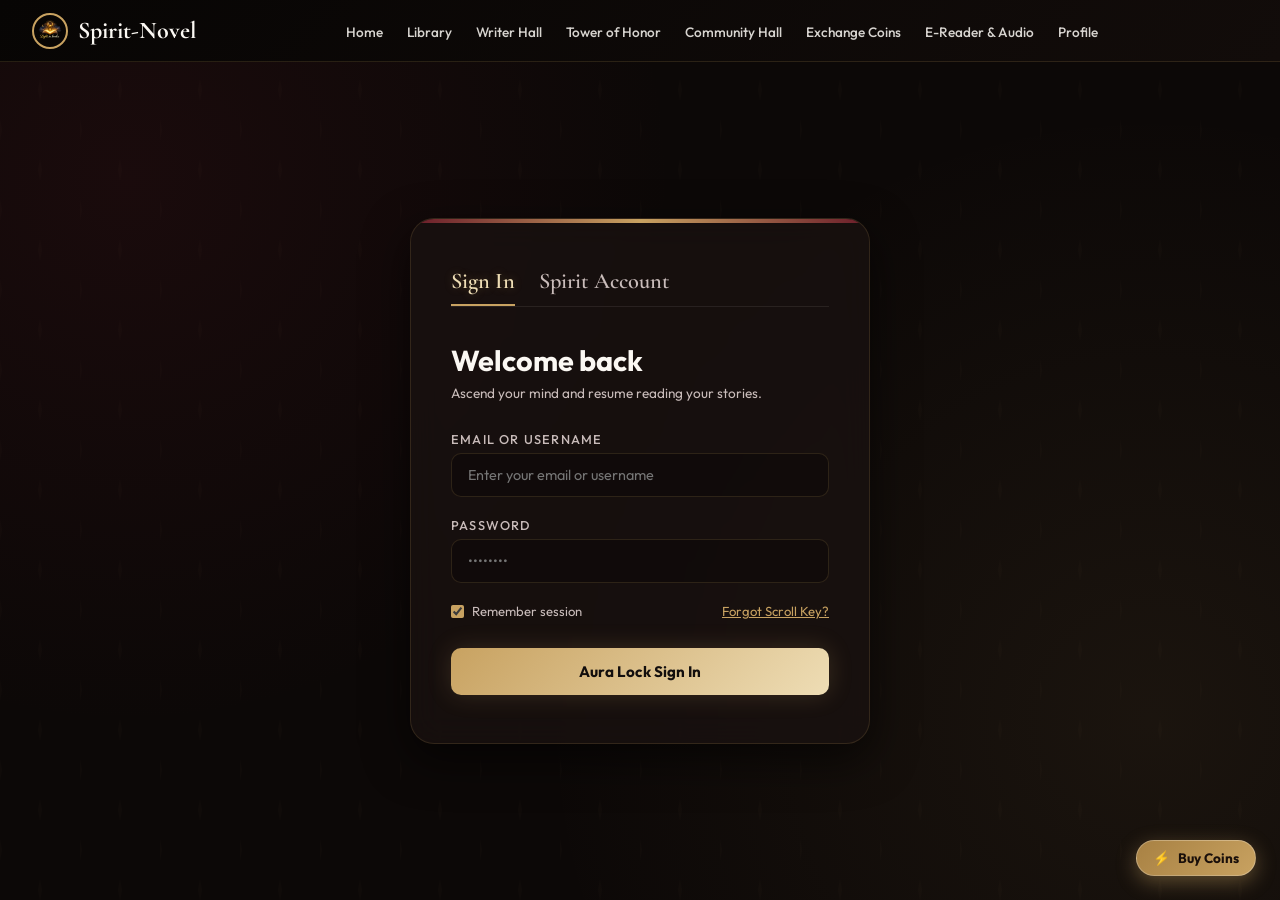
<file: writer-hall.html>
<!DOCTYPE html>
<html lang="en">
<head>
  <meta charset="UTF-8">
  <meta name="viewport" content="width=device-width, initial-scale=1.0">
  <title>Writer Hall — Spirit-Novel</title>
  <meta name="description" content="Manage all your novels, track earnings, word counts, streaks, analytics, comments, and rights in Spirit-Novel Writer Hall.">
  <link rel="preconnect" href="https://fonts.googleapis.com">
  <link rel="preconnect" href="https://fonts.gstatic.com" crossorigin>
  <link href="https://fonts.googleapis.com/css2?family=Cormorant+Garamond:ital,wght@0,400;0,600;0,700;1,400&family=Outfit:wght@300;400;500;600;700&display=swap" rel="stylesheet">
  <link rel="stylesheet" href="widgets.css">
  <script src="widgets.js"></script>
  <style>
    :root {
      --bg:#100c0a; --bg2:#180f0c; --bg3:#1e1410; --bg4:#251812;
      --maroon:#6a1b29; --maroon2:#892837; --maroon3:#440e17;
      --gold:#c8a261; --gold2:#a88143; --gold3:#dfc290; --gold4:#eeddb5;
      --green:#4caf50; --blue:#7b9cff; --purple:#b07fff;
      --text:#fbf8f3; --muted:#c9bcba; --subtle:#7a6e6b;
      --border:rgba(200,162,97,0.16); --border2:rgba(200,162,97,0.08);
      --glow:0 0 24px rgba(200,162,97,0.25);
      --shadow:0 8px 32px rgba(0,0,0,0.4);
      --tr:all 0.3s cubic-bezier(0.16,1,0.3,1);
    }
    *{box-sizing:border-box;margin:0;padding:0;}
    body{font-family:'Outfit',sans-serif;background:var(--bg);color:var(--text);min-height:100vh;-webkit-font-smoothing:antialiased;}
    a{text-decoration:none;color:inherit;}
    button{background:none;border:none;color:inherit;font-family:inherit;cursor:pointer;}

    /* ─── TOPBAR ─── */
    .topbar{height:62px;background:linear-gradient(135deg,#0a0705,#16100d);border-bottom:1px solid var(--border);display:flex;align-items:center;padding:0 2rem;gap:1rem;position:sticky;top:0;z-index:100;}
    .logo{display:flex;align-items:center;gap:10px;}
    .logo img{width:36px;height:36px;border-radius:50%;object-fit:cover;border:2px solid var(--gold);}
    .logo-name{font-family:'Cormorant Garamond',serif;font-size:1.5rem;font-weight:700;color:var(--text);}
    .topbar-sep{width:1px;height:28px;background:var(--border);margin:0 0.5rem;}
    .topbar-title{font-size:1rem;color:var(--muted);font-weight:400;}
    .topbar-title span{color:var(--gold);font-weight:600;}
    .topbar-actions{margin-left:auto;display:flex;gap:0.6rem;align-items:center;}
    .btn{display:inline-flex;align-items:center;gap:6px;padding:8px 18px;border-radius:8px;font-size:0.85rem;font-weight:500;cursor:pointer;border:none;transition:var(--tr);font-family:'Outfit',sans-serif;}
    .btn-ghost{background:transparent;color:var(--muted);border:1px solid var(--border);}
    .btn-ghost:hover{background:rgba(200,162,97,0.08);color:var(--gold);border-color:rgba(200,162,97,0.3);}
    .btn-gold{background:linear-gradient(135deg,var(--gold2),var(--gold));color:#1a0f0a;font-weight:700;}
    .btn-gold:hover{transform:translateY(-1px);box-shadow:var(--glow);}
    .btn-maroon{background:linear-gradient(135deg,var(--maroon),var(--maroon2));color:var(--text);}
    .btn-maroon:hover{transform:translateY(-1px);}

    /* ─── LAYOUT ─── */
    .page{max-width:1280px;margin:0 auto;padding:2rem 2rem 4rem;}

    /* ─── PROFILE HEADER ─── */
    .writer-header{display:flex;align-items:center;gap:1.5rem;margin-bottom:1.5rem;padding:1.5rem 2rem;background:var(--bg2);border:1px solid var(--border);border-radius:16px;}
    .writer-avatar{width:70px;height:70px;border-radius:50%;border:3px solid var(--gold);background:linear-gradient(135deg,var(--maroon),var(--maroon2));display:flex;align-items:center;justify-content:center;font-size:2rem;flex-shrink:0;cursor:pointer;transition:var(--tr);}
    .writer-avatar:hover{transform:scale(1.05);}
    .writer-info h1{font-family:'Cormorant Garamond',serif;font-size:1.8rem;font-weight:700;color:var(--text);}
    .writer-rank-badge{display:inline-flex;align-items:center;gap:6px;padding:3px 12px;background:rgba(200,162,97,0.12);border:1px solid rgba(200,162,97,0.3);border-radius:20px;font-size:0.78rem;color:var(--gold);margin-top:0.3rem;}
    .writer-rank-badge .dot{width:6px;height:6px;border-radius:50%;background:var(--gold);}

    /* ─── TABS NAVIGATION ─── */
    .tabs-nav{display:flex;background:var(--bg3);border:1px solid var(--border);border-radius:12px;padding:4px;gap:4px;margin-bottom:2rem;}
    .tab-btn{flex:1;padding:10px 1rem;border-radius:8px;font-size:0.88rem;font-weight:500;color:var(--muted);transition:var(--tr);display:flex;align-items:center;justify-content:center;gap:8px;}
    .tab-btn:hover{color:var(--gold);}
    .tab-btn.active{background:linear-gradient(135deg,var(--maroon),var(--maroon2));color:var(--text);box-shadow:0 4px 12px rgba(0,0,0,0.35);}
    
    .tab-panel{display:none;}
    .tab-panel.active{display:block;}

    /* ─── CARDS & GRID ─── */
    .stats-row{display:grid;grid-template-columns:repeat(5,1fr);gap:1rem;margin-bottom:2rem;}
    .stat-card{background:var(--bg2);border:1px solid var(--border);border-radius:14px;padding:1.2rem 1.4rem;transition:var(--tr);}
    .stat-card:hover{border-color:rgba(200,162,97,0.3);transform:translateY(-2px);}
    .stat-card .label{font-size:0.7rem;text-transform:uppercase;letter-spacing:2px;color:var(--subtle);margin-bottom:0.5rem;}
    .stat-card .value{font-family:'Cormorant Garamond',serif;font-size:2rem;font-weight:700;color:var(--text);line-height:1;}
    .stat-card .value.gold{color:var(--gold);}
    .stat-card .sublabel{font-size:0.72rem;color:var(--muted);margin-top:0.3rem;}
    .stat-card .trend{font-size:0.72rem;color:var(--green);margin-top:0.2rem;}

    .section-head{display:flex;align-items:center;justify-content:space-between;margin-bottom:1.2rem;}
    .section-head h2{font-family:'Cormorant Garamond',serif;font-size:1.5rem;color:var(--text);}
    .section-head .eyebrow{font-size:0.7rem;text-transform:uppercase;letter-spacing:2px;color:var(--gold2);margin-bottom:0.2rem;}

    .books-grid{display:grid;grid-template-columns:repeat(auto-fill,minmax(300px,1fr));gap:1.2rem;}
    .book-card{background:var(--bg2);border:1px solid var(--border);border-radius:16px;overflow:hidden;transition:var(--tr);cursor:pointer;position:relative;}
    .book-card:hover{border-color:rgba(200,162,97,0.4);transform:translateY(-4px);box-shadow:var(--shadow);}
    .book-card-banner{height:8px;background:linear-gradient(90deg,var(--maroon),var(--gold2));}
    .book-card-banner.ongoing{background:linear-gradient(90deg,#2a6b3a,#4caf50);}
    .book-card-banner.hiatus{background:linear-gradient(90deg,#5a4a1a,#c8a261);}
    .book-card-body{padding:1.2rem;}
    .book-top{display:flex;gap:1rem;align-items:flex-start;margin-bottom:1rem;}
    .book-cover{width:56px;height:76px;border-radius:6px;background:linear-gradient(135deg,var(--maroon3),var(--maroon));display:flex;align-items:center;justify-content:center;font-size:1.6rem;flex-shrink:0;border:2px solid var(--border);overflow:hidden;}
    .book-cover img{width:100%;height:100%;object-fit:cover;}
    .book-meta h3{font-family:'Cormorant Garamond',serif;font-size:1.1rem;font-weight:700;color:var(--text);line-height:1.3;margin-bottom:0.3rem;}
    .book-meta .genre{font-size:0.7rem;padding:2px 8px;background:rgba(106,27,41,0.4);border:1px solid rgba(200,162,97,0.2);border-radius:12px;color:var(--gold3);display:inline-block;margin-bottom:0.4rem;}
    .book-meta .status{font-size:0.72rem;color:var(--muted);display:flex;align-items:center;gap:5px;}
    .status-dot{width:7px;height:7px;border-radius:50%;flex-shrink:0;}
    .status-dot.ongoing{background:#4caf50;}
    .status-dot.hiatus{background:#c8a261;}
    .status-dot.completed{background:#7b9cff;}
    .book-stats{display:grid;grid-template-columns:repeat(3,1fr);gap:0.6rem;margin-bottom:1rem;}
    .bstat{background:var(--bg3);border-radius:8px;padding:0.55rem 0.7rem;text-align:center;}
    .bstat .bval{font-family:'Cormorant Garamond',serif;font-size:1.1rem;font-weight:700;color:var(--text);line-height:1;}
    .bstat .blbl{font-size:0.62rem;color:var(--subtle);text-transform:uppercase;letter-spacing:1px;margin-top:2px;}
    .book-footer{display:flex;align-items:center;justify-content:space-between;}
    .streak-badge{display:flex;align-items:center;gap:5px;font-size:0.75rem;color:var(--gold);background:rgba(200,162,97,0.08);padding:4px 10px;border-radius:20px;border:1px solid rgba(200,162,97,0.2);}
    .book-actions{display:flex;gap:0.4rem;}
    .book-btn{padding:5px 12px;border-radius:7px;font-size:0.78rem;cursor:pointer;border:none;font-family:'Outfit',sans-serif;transition:var(--tr);}
    .book-btn-primary{background:var(--maroon);color:var(--text);}
    .book-btn-primary:hover{background:var(--maroon2);}
    .book-btn-ghost{background:transparent;color:var(--muted);border:1px solid var(--border);}
    .book-btn-ghost:hover{color:var(--gold);border-color:rgba(200,162,97,0.3);}
    .earning-row{display:flex;align-items:center;gap:0.4rem;font-size:0.75rem;color:#4caf50;background:rgba(76,175,80,0.07);padding:3px 10px;border-radius:12px;border:1px solid rgba(76,175,80,0.2);}

    .new-book-card{background:var(--bg2);border:2px dashed rgba(200,162,97,0.25);border-radius:16px;display:flex;flex-direction:column;align-items:center;justify-content:center;gap:0.8rem;padding:2.5rem;cursor:pointer;transition:var(--tr);min-height:260px;}
    .new-book-card:hover{border-color:rgba(200,162,97,0.5);background:rgba(200,162,97,0.04);}
    .new-book-icon{width:56px;height:56px;border-radius:50%;background:rgba(200,162,97,0.1);border:2px solid rgba(200,162,97,0.3);display:flex;align-items:center;justify-content:center;font-size:1.5rem;}
    .new-book-card h3{font-family:'Cormorant Garamond',serif;font-size:1.2rem;color:var(--gold);}
    .new-book-card p{font-size:0.82rem;color:var(--muted);text-align:center;max-width:180px;}

    /* ─── ANALYTICS TAB ─── */
    .grid-2{display:grid;grid-template-columns:1fr 1fr;gap:1.5rem;margin-bottom:1.5rem;}
    .grid-3{display:grid;grid-template-columns:repeat(3,1fr);gap:1.2rem;margin-bottom:1.5rem;}
    .chart-container{background:var(--bg2);border:1px solid var(--border);border-radius:16px;padding:1.5rem;position:relative;}
    .chart-header{display:flex;justify-content:space-between;align-items:center;margin-bottom:1rem;}
    .chart-header h3{font-family:'Cormorant Garamond',serif;font-size:1.15rem;color:var(--text);}
    .chart-legend{display:flex;gap:1rem;font-size:0.75rem;color:var(--muted);}
    .legend-item{display:flex;align-items:center;gap:5px;}
    .legend-color{width:10px;height:10px;border-radius:3px;}
    /* Mock Chart Visuals */
    .mock-chart-visual{height:180px;display:flex;align-items:flex-end;justify-content:space-between;padding-top:1rem;border-bottom:2px solid rgba(200,162,97,0.2);position:relative;}
    .chart-bar-group{display:flex;flex-direction:column;align-items:center;flex:1;height:100%;justify-content:flex-end;gap:5px;}
    .chart-bar{width:60%;max-width:32px;background:linear-gradient(to top,var(--maroon),var(--maroon2));border-radius:4px 4px 0 0;transition:var(--tr);position:relative;}
    .chart-bar.gold-bar{background:linear-gradient(to top,var(--gold2),var(--gold));}
    .chart-bar:hover::after{content:attr(data-val);position:absolute;top:-22px;left:50%;transform:translateX(-50%);background:var(--bg3);border:1px solid var(--border);padding:2px 6px;border-radius:4px;font-size:0.65rem;color:var(--text);z-index:10;}
    .chart-lbl{font-size:0.68rem;color:var(--subtle);margin-top:0.4rem;text-align:center;}
    
    .table-card{background:var(--bg2);border:1px solid var(--border);border-radius:16px;padding:1.5rem;overflow:hidden;}
    .table-card h3{font-family:'Cormorant Garamond',serif;font-size:1.15rem;margin-bottom:1rem;}
    .report-table{width:100%;border-collapse:collapse;font-size:0.85rem;}
    .report-table th{text-align:left;padding:0.6rem 0.8rem;background:var(--bg3);color:var(--subtle);font-size:0.68rem;text-transform:uppercase;letter-spacing:1px;border-bottom:1px solid var(--border);}
    .report-table td{padding:0.75rem 0.8rem;border-bottom:1px solid var(--border2);color:var(--muted);}
    .report-table tr:last-child td{border-bottom:none;}
    .report-table tr:hover td{background:rgba(200,162,97,0.03);color:var(--text);}

    /* ─── COMMENTS & REVIEWS TAB ─── */
    .comment-item{background:var(--bg2);border:1px solid var(--border);border-radius:12px;padding:1.2rem;margin-bottom:1rem;transition:var(--tr);}
    .comment-item:hover{border-color:rgba(200,162,97,0.3);}
    .comment-hdr{display:flex;justify-content:space-between;align-items:center;margin-bottom:0.7rem;}
    .commenter{display:flex;align-items:center;gap:10px;}
    .commenter-avatar{width:36px;height:36px;border-radius:50%;background:rgba(200,162,97,0.1);display:flex;align-items:center;justify-content:center;font-size:1rem;border:1px solid var(--border);}
    .commenter-name{font-size:0.85rem;font-weight:600;color:var(--text);}
    .commenter-lvl{font-size:0.65rem;padding:2px 7px;background:rgba(123,156,255,0.12);color:var(--blue);border-radius:10px;font-weight:500;}
    .comment-date{font-size:0.75rem;color:var(--subtle);}
    .comment-book-tag{font-size:0.7rem;color:var(--gold);background:rgba(200,162,97,0.07);padding:2px 8px;border-radius:4px;border:1px solid rgba(200,162,97,0.15);display:inline-block;margin-bottom:0.6rem;}
    .comment-text{font-size:0.88rem;color:var(--muted);line-height:1.5;margin-bottom:0.8rem;}
    .comment-actions{display:flex;gap:1rem;font-size:0.75rem;color:var(--subtle);align-items:center;}
    .comment-act-btn{cursor:pointer;display:flex;align-items:center;gap:4px;transition:var(--tr);}
    .comment-act-btn:hover{color:var(--gold);}
    .reply-box-wrap{margin-top:0.8rem;padding-top:0.8rem;border-top:1px solid var(--border2);display:none;}
    .reply-box-wrap.active{display:block;}
    .reply-ta{width:100%;background:rgba(0,0,0,0.2);border:1px solid var(--border);border-radius:6px;padding:0.6rem;color:var(--text);font-family:'Outfit',sans-serif;font-size:0.82rem;outline:none;resize:vertical;min-height:50px;}
    .reply-actions{display:flex;justify-content:flex-end;gap:0.5rem;margin-top:0.5rem;}
    .author-reply{margin-top:0.8rem;padding:0.7rem 1rem;background:rgba(200,162,97,0.04);border-left:2px solid var(--gold);border-radius:0 6px 6px 0;font-size:0.82rem;}
    .author-reply-title{font-size:0.7rem;text-transform:uppercase;color:var(--gold2);font-weight:600;margin-bottom:3px;}

    /* ─── EARNINGS & PAYOUTS TAB ─── */
    .coin-panel{background:linear-gradient(135deg,#1a0d08,#2a1610);border:1px solid rgba(200,162,97,0.3);border-radius:16px;padding:1.5rem;position:relative;overflow:hidden;margin-bottom:1.5rem;}
    .coin-panel::before{content:'\u26A1';position:absolute;right:2rem;top:1.5rem;font-size:5rem;opacity:0.04;line-height:1;}
    .coin-balance{font-family:'Cormorant Garamond',serif;font-size:3.2rem;font-weight:700;color:var(--gold);line-height:1;margin-bottom:0.2rem;}
    .coin-label{font-size:0.72rem;text-transform:uppercase;letter-spacing:2px;color:var(--gold2);margin-bottom:1.2rem;}
    .coin-breakdown{display:grid;grid-template-columns:repeat(4,1fr);gap:0.8rem;margin-bottom:1.2rem;}
    .coin-source{background:rgba(0,0,0,0.25);border-radius:8px;padding:0.7rem 0.9rem;}
    .coin-source .cv{font-size:1.2rem;font-weight:700;color:var(--text);font-family:'Cormorant Garamond',serif;}
    .coin-source .cl{font-size:0.62rem;color:var(--subtle);text-transform:uppercase;letter-spacing:1px;margin-top:2px;}
    .exchange-row{display:flex;align-items:center;gap:0.8rem;flex-wrap:wrap;}
    .exchange-input{background:rgba(255,255,255,0.06);border:1px solid rgba(200,162,97,0.25);border-radius:8px;padding:8px 12px;color:var(--text);font-size:0.9rem;font-family:'Outfit',sans-serif;outline:none;width:150px;transition:var(--tr);}
    .exchange-input:focus{border-color:rgba(200,162,97,0.5);}
    .exchange-arrow{color:var(--gold);font-size:1.2rem;}
    .exchange-result{font-size:1.1rem;font-weight:600;color:var(--green);font-family:'Cormorant Garamond',serif;}

    /* ─── CONTRACTS & RIGHTS TAB ─── */
    .contract-card{background:var(--bg2);border:1px solid var(--border);border-radius:16px;padding:1.5rem;position:relative;overflow:hidden;transition:var(--tr);display:flex;flex-direction:column;justify-content:space-between;min-height:220px;}
    .contract-card:hover{border-color:rgba(200,162,97,0.3);}
    .contract-hdr{display:flex;justify-content:space-between;align-items:flex-start;margin-bottom:1rem;}
    .contract-title{font-family:'Cormorant Garamond',serif;font-size:1.3rem;font-weight:700;color:var(--text);}
    .contract-status{font-size:0.68rem;padding:2px 8px;border-radius:10px;text-transform:uppercase;font-weight:600;}
    .contract-status.signed{background:rgba(76,175,80,0.12);color:var(--green);border:1px solid rgba(76,175,80,0.25);}
    .contract-status.pending{background:rgba(200,162,97,0.12);color:var(--gold);border:1px solid rgba(200,162,97,0.25);}
    .contract-desc{font-size:0.82rem;color:var(--muted);line-height:1.5;margin-bottom:1rem;}
    
    /* MODALS */
    .modal-overlay{position:fixed;inset:0;background:rgba(0,0,0,0.75);backdrop-filter:blur(8px);z-index:500;display:flex;align-items:center;justify-content:center;opacity:0;pointer-events:none;transition:opacity 0.3s;}
    .modal-overlay.open{opacity:1;pointer-events:all;}
    .modal{background:#1e1612;border:1px solid var(--border);border-radius:20px;padding:2rem;width:90%;max-width:520px;transform:scale(0.95);transition:transform 0.3s cubic-bezier(0.16,1,0.3,1);max-height:85vh;overflow-y:auto;}
    .modal-overlay.open .modal{transform:scale(1);}
    .modal h3{font-family:'Cormorant Garamond',serif;font-size:1.6rem;color:var(--text);margin-bottom:0.4rem;}
    .modal p{font-size:0.85rem;color:var(--muted);margin-bottom:1.5rem;}
    .form-group{margin-bottom:1rem;}
    .form-group label{display:block;font-size:0.78rem;text-transform:uppercase;letter-spacing:1px;color:var(--gold2);margin-bottom:0.4rem;font-weight:600;}
    .form-input{width:100%;background:rgba(255,255,255,0.05);border:1px solid var(--border);border-radius:8px;padding:10px 14px;color:var(--text);font-size:0.9rem;font-family:'Outfit',sans-serif;outline:none;transition:var(--tr);}
    .form-input:focus{border-color:rgba(200,162,97,0.4);}
    .form-input option{background:#1e1410;}
    .form-row{display:grid;grid-template-columns:1fr 1fr;gap:0.8rem;}
    .modal-actions{display:flex;gap:0.8rem;justify-content:flex-end;margin-top:1.5rem;}
    .confirm-box{background:rgba(76,175,80,0.07);border:1px solid rgba(76,175,80,0.2);border-radius:10px;padding:1rem;margin-bottom:1rem;}
    .confirm-box .cv{font-family:'Cormorant Garamond',serif;font-size:1.6rem;font-weight:700;color:var(--green);}
    .confirm-box .cl{font-size:0.75rem;color:var(--muted);}

    /* TOAST */
    .toast{position:fixed;bottom:2rem;right:2rem;background:#1e1612;border:1px solid rgba(200,162,97,0.3);border-radius:10px;padding:0.8rem 1.2rem;color:var(--text);font-size:0.85rem;display:flex;align-items:center;gap:0.6rem;z-index:9999;transform:translateY(80px);opacity:0;transition:all 0.4s cubic-bezier(0.16,1,0.3,1);pointer-events:none;box-shadow:var(--shadow);}
    .toast.show{transform:translateY(0);opacity:1;}
    
    @media(max-width:900px){.stats-row{grid-template-columns:repeat(3,1fr);} .books-grid{grid-template-columns:1fr 1fr;} .grid-2,.grid-3{grid-template-columns:1fr;}}
    @media(max-width:600px){.stats-row{grid-template-columns:1fr 1fr;} .books-grid{grid-template-columns:1fr;} .writer-header{flex-direction:column;text-align:center;} .coin-breakdown{grid-template-columns:1fr 1fr;}}
  </style>
</head>
<body>

<!-- TOPBAR -->
<header class="topbar">
  <a href="Index.html" class="logo">
    <img src="logomy.png" alt="Spirit-Novel">
    <span class="logo-name">Spirit-Novel</span>
  </a>
  <div class="topbar-sep"></div>
  <div class="topbar-title">&#9999;&#65039; <span>Writer Hall</span></div>
  <div class="topbar-actions">
    <a href="Index.html" class="btn btn-ghost">&#127968; Home</a>
    <a href="profile.html" class="btn btn-ghost">👤 Profile</a>
    <button class="btn btn-gold" onclick="openNewBookModal()">&#65291; New Book</button>
  </div>
</header>

<div class="page">

  <!-- WRITER PROFILE -->
  <div class="writer-header">
    <div class="writer-avatar" onclick="window.location.href='profile.html'" style="cursor:pointer;" title="View Profile">&#128084;</div>
    <div class="writer-info">
      <h1 id="writerName">Lin Feng</h1>
      <div class="writer-rank-badge"><span class="dot"></span><span id="writerRank">Expert Writer &bull; 30% Revenue Share</span></div>
    </div>
    <div style="margin-left:auto;display:flex;gap:0.6rem;flex-wrap:wrap;">
      <div style="text-align:center;padding:0.5rem 1.2rem;background:rgba(200,162,97,0.06);border:1px solid var(--border);border-radius:10px;">
        <div style="font-family:'Cormorant Garamond',serif;font-size:1.4rem;font-weight:700;color:var(--gold);">&#128293; 42</div>
        <div style="font-size:0.68rem;color:var(--subtle);text-transform:uppercase;letter-spacing:1px;">Day Streak</div>
      </div>
      <div style="text-align:center;padding:0.5rem 1.2rem;background:rgba(76,175,80,0.06);border:1px solid rgba(76,175,80,0.2);border-radius:10px;">
        <div style="font-family:'Cormorant Garamond',serif;font-size:1.4rem;font-weight:700;color:#4caf50;">&#8377;14,280</div>
        <div style="font-size:0.68rem;color:var(--subtle);text-transform:uppercase;letter-spacing:1px;">This Month</div>
      </div>
    </div>
  </div>

  <!-- TABS NAV -->
  <nav class="tabs-nav">
    <button class="tab-btn active" onclick="switchTab('books-tab')">&#128216; My Books</button>
    <button class="tab-btn" onclick="switchTab('analytics-tab')">&#128200; Analytics</button>
    <button class="tab-btn" onclick="switchTab('comments-tab')">&#128172; Comments &amp; Reviews</button>
    <button class="tab-btn" onclick="switchTab('payouts-tab')">&#128181; Payouts &amp; Wallet</button>
    <button class="tab-btn" onclick="switchTab('contracts-tab')">&#128220; Contracts &amp; Rights</button>
  </nav>

  <!-- ═══════════ TAB 1: MY BOOKS ═══════════ -->
  <div id="books-tab" class="tab-panel active">
    <!-- STATS ROW -->
    <div class="stats-row">
      <div class="stat-card">
        <div class="label">Total Books</div>
        <div class="value" id="totalBooks">4</div>
        <div class="sublabel">3 Ongoing &bull; 1 Completed</div>
      </div>
      <div class="stat-card">
        <div class="label">Total Words Written</div>
        <div class="value">1.24<span style="font-size:1rem;">M</span></div>
        <div class="trend">&#8593; +12,400 this week</div>
      </div>
      <div class="stat-card">
        <div class="label">Total Views</div>
        <div class="value">8.7<span style="font-size:1rem;">M</span></div>
        <div class="trend">&#8593; +48K today</div>
      </div>
      <div class="stat-card">
        <div class="label">Total Earnings</div>
        <div class="value gold">&#8377;1.82<span style="font-size:1rem;">L</span></div>
        <div class="sublabel">30% revenue share</div>
      </div>
      <div class="stat-card">
        <div class="label">Followers</div>
        <div class="value">24.6<span style="font-size:1rem;">K</span></div>
        <div class="trend">&#8593; +380 this week</div>
      </div>
    </div>

    <!-- BOOKS -->
    <div class="section-head">
      <div>
        <div class="eyebrow">My Library</div>
        <h2>Your Books</h2>
      </div>
      <button class="btn btn-gold" onclick="openNewBookModal()">&#65291; New Book</button>
    </div>

    <div class="books-grid" id="booksGrid"></div>
  </div>

  <!-- ═══════════ TAB 2: ANALYTICS ═══════════ -->
  <div id="analytics-tab" class="tab-panel">
    <div class="grid-2">
      <!-- Views and Reads Line Chart -->
      <div class="chart-container">
        <div class="chart-header">
          <h3>Daily Views Progression</h3>
          <div class="chart-legend">
            <div class="legend-item"><div class="legend-color" style="background:var(--maroon2);"></div>Views</div>
            <div class="legend-item"><div class="legend-color" style="background:var(--gold);"></div>Unique Readers</div>
          </div>
        </div>
        <div class="mock-chart-visual">
          <div class="chart-bar-group">
            <div class="chart-bar" style="height:40%;" data-val="12K"></div>
            <div class="chart-lbl">Mon</div>
          </div>
          <div class="chart-bar-group">
            <div class="chart-bar" style="height:55%;" data-val="16K"></div>
            <div class="chart-lbl">Tue</div>
          </div>
          <div class="chart-bar-group">
            <div class="chart-bar" style="height:48%;" data-val="14K"></div>
            <div class="chart-lbl">Wed</div>
          </div>
          <div class="chart-bar-group">
            <div class="chart-bar" style="height:70%;" data-val="21K"></div>
            <div class="chart-lbl">Thu</div>
          </div>
          <div class="chart-bar-group">
            <div class="chart-bar" style="height:85%;" data-val="26K"></div>
            <div class="chart-lbl">Fri</div>
          </div>
          <div class="chart-bar-group">
            <div class="chart-bar" style="height:95%;" data-val="30K"></div>
            <div class="chart-lbl">Sat</div>
          </div>
          <div class="chart-bar-group">
            <div class="chart-bar" style="height:88%;" data-val="28K"></div>
            <div class="chart-lbl">Sun</div>
          </div>
        </div>
      </div>

      <!-- Coin Gifts Daily Chart -->
      <div class="chart-container">
        <div class="chart-header">
          <h3>Daily Gift Earnings (Spirit Coins)</h3>
          <div class="chart-legend">
            <div class="legend-item"><div class="legend-color" style="background:var(--gold);"></div>Coins Received</div>
          </div>
        </div>
        <div class="mock-chart-visual">
          <div class="chart-bar-group">
            <div class="chart-bar gold-bar" style="height:30%;" data-val="420"></div>
            <div class="chart-lbl">Mon</div>
          </div>
          <div class="chart-bar-group">
            <div class="chart-bar gold-bar" style="height:45%;" data-val="680"></div>
            <div class="chart-lbl">Tue</div>
          </div>
          <div class="chart-bar-group">
            <div class="chart-bar gold-bar" style="height:60%;" data-val="820"></div>
            <div class="chart-lbl">Wed</div>
          </div>
          <div class="chart-bar-group">
            <div class="chart-bar gold-bar" style="height:25%;" data-val="380"></div>
            <div class="chart-lbl">Thu</div>
          </div>
          <div class="chart-bar-group">
            <div class="chart-bar gold-bar" style="height:75%;" data-val="1.1K"></div>
            <div class="chart-lbl">Fri</div>
          </div>
          <div class="chart-bar-group">
            <div class="chart-bar gold-bar" style="height:90%;" data-val="1.4K"></div>
            <div class="chart-lbl">Sat</div>
          </div>
          <div class="chart-bar-group">
            <div class="chart-bar gold-bar" style="height:80%;" data-val="1.2K"></div>
            <div class="chart-lbl">Sun</div>
          </div>
        </div>
      </div>
    </div>

    <!-- Chapter Performance Table -->
    <div class="table-card">
      <h3>Individual Chapter Performance</h3>
      <table class="report-table">
        <thead>
          <tr>
            <th>Chapter</th>
            <th>Book</th>
            <th>Views</th>
            <th>Premium Locks</th>
            <th>Comments</th>
            <th>Gifts Received</th>
            <th>Est. Royalty</th>
          </tr>
        </thead>
        <tbody>
          <tr>
            <td>Ch 47. The Grand Staircase</td>
            <td>The Celestial Ascension</td>
            <td>128,400</td>
            <td>94,100</td>
            <td>380</td>
            <td>&#9889; 4,200</td>
            <td style="color:var(--green);">₹1,536</td>
          </tr>
          <tr>
            <td>Ch 46. Jade Pavilion of Trials</td>
            <td>The Celestial Ascension</td>
            <td>104,200</td>
            <td>82,000</td>
            <td>290</td>
            <td>&#9889; 3,100</td>
            <td style="color:var(--green);">₹1,248</td>
          </tr>
          <tr>
            <td>Ch 34. Iron Fist Rising</td>
            <td>Iron Fist of the Nine Heavens</td>
            <td>89,500</td>
            <td>71,400</td>
            <td>184</td>
            <td>&#9889; 2,400</td>
            <td style="color:var(--green);">₹842</td>
          </tr>
          <tr>
            <td>Ch 33. Fallen Sect Disciple</td>
            <td>Iron Fist of the Nine Heavens</td>
            <td>76,100</td>
            <td>58,000</td>
            <td>112</td>
            <td>&#9889; 1,800</td>
            <td style="color:var(--green);">₹680</td>
          </tr>
        </tbody>
      </table>
    </div>
  </div>

  <!-- ═══════════ TAB 3: COMMENTS & REVIEWS ═══════════ -->
  <div id="comments-tab" class="tab-panel">
    <div class="section-head">
      <div>
        <div class="eyebrow">Reader Interaction</div>
        <h2>Feedback &amp; Reviews Hub</h2>
      </div>
    </div>

    <div id="commentsContainer"></div>
  </div>

  <!-- ═══════════ TAB 4: PAYOUTS & WALLET ═══════════ -->
  <div id="payouts-tab" class="tab-panel">
    <div class="coin-panel">
      <div class="coin-label">Available Spirit Coins</div>
      <div class="coin-balance">&#9889; 48,200</div>
      <div class="coin-breakdown">
        <div class="coin-source"><div class="cv">32,400</div><div class="cl">From Reader Gifts</div></div>
        <div class="coin-source"><div class="cv">12,800</div><div class="cl">Chapter Bonuses</div></div>
        <div class="coin-source"><div class="cv">3,000</div><div class="cl">Community Events</div></div>
        <div class="coin-source"><div class="cv">₹8,435</div><div class="cl">Exchange Value</div></div>
      </div>
      <div style="font-size:0.75rem;color:var(--muted);margin-bottom:0.8rem;">&#9889; 1,000 Spirit Coins = <strong style="color:var(--green);">&#8377;175</strong> (Expert Writer multiplier applied) &nbsp;&bull;&nbsp; Min. withdrawal: 5,000 SC</div>
      <div class="exchange-row">
        <input type="number" class="exchange-input" id="coinInput" placeholder="Enter SC amount" min="5000" step="1000" oninput="calcExchange(this.value)" value="10000">
        <span class="exchange-arrow">&#8594;</span>
        <span class="exchange-result" id="exchangeResult">&#8377;1,750</span>
        <button class="btn btn-gold" onclick="openExchangeModal()">Withdraw Payout &#8594;</button>
      </div>
      <div style="font-size:0.68rem;color:var(--subtle);margin-top:0.5rem;">Rate Card: 1,000 SC = ₹175 &bull; Processing 3-5 business days &bull; TDS of 10% applied above ₹10,000</div>
    </div>

    <!-- Payout History Logs -->
    <div class="table-card">
      <h3>Payout History Log</h3>
      <table class="report-table">
        <thead>
          <tr>
            <th>Date</th>
            <th>Reference ID</th>
            <th>Spirit Coins Exchanged</th>
            <th>Exchange Rate</th>
            <th>Royalty Paid (INR)</th>
            <th>Payment Destination</th>
            <th>Status</th>
          </tr>
        </thead>
        <tbody>
          <tr>
            <td>2026-06-20</td>
            <td>TXN-98421074</td>
            <td>&#9889; 20,000</td>
            <td>₹175 / 1k SC</td>
            <td style="color:var(--green); font-weight:600;">₹3,500</td>
            <td>UPI (feng@upi)</td>
            <td><span style="font-size:0.7rem; padding:3px 8px; background:rgba(76,175,80,0.1); color:var(--green); border-radius:4px; border:1px solid rgba(76,175,80,0.25);">Success</span></td>
          </tr>
          <tr>
            <td>2026-05-15</td>
            <td>TXN-87421094</td>
            <td>&#9889; 15,000</td>
            <td>₹175 / 1k SC</td>
            <td style="color:var(--green); font-weight:600;">₹2,625</td>
            <td>UPI (feng@upi)</td>
            <td><span style="font-size:0.7rem; padding:3px 8px; background:rgba(76,175,80,0.1); color:var(--green); border-radius:4px; border:1px solid rgba(76,175,80,0.25);">Success</span></td>
          </tr>
          <tr>
            <td>2026-04-10</td>
            <td>TXN-74109842</td>
            <td>&#9889; 10,000</td>
            <td>₹175 / 1k SC</td>
            <td style="color:var(--green); font-weight:600;">₹1,750</td>
            <td>UPI (feng@upi)</td>
            <td><span style="font-size:0.7rem; padding:3px 8px; background:rgba(76,175,80,0.1); color:var(--green); border-radius:4px; border:1px solid rgba(76,175,80,0.25);">Success</span></td>
          </tr>
        </tbody>
      </table>
    </div>
  </div>

  <!-- ═══════════ TAB 5: CONTRACTS & RIGHTS ═══════════ -->
  <div id="contracts-tab" class="tab-panel">
    <div class="grid-2">
      <!-- Signed Contracts -->
      <div class="contract-card">
        <div class="contract-hdr">
          <div>
            <div class="contract-title">The Celestial Ascension</div>
            <div style="font-size:0.75rem; color:var(--subtle); margin-top:2px;">Exclusive Distribution Agreement</div>
          </div>
          <span class="contract-status signed">Active &amp; Signed</span>
        </div>
        <p class="contract-desc">
          Writers retain full intellectual property rights. By signing, you grant Spirit-Novel exclusive digital distribution rights in exchange for a premium **30% revenue share** (Expert Writer tier) and direct Reader Coin gifting multipliers.
        </p>
        <div style="display:flex; justify-content:space-between; align-items:center; font-size:0.75rem; color:var(--muted);">
          <span>Signed: Jan 14, 2026</span>
          <a href="#" style="color:var(--gold); text-decoration:underline;">View Contract PDF</a>
        </div>
      </div>

      <!-- Pending Contracts -->
      <div class="contract-card" style="border-style:dashed;">
        <div class="contract-hdr">
          <div>
            <div class="contract-title">Iron Fist of the Nine Heavens</div>
            <div style="font-size:0.75rem; color:var(--subtle); margin-top:2px;">Standard Distribution License</div>
          </div>
          <span class="contract-status pending">Pending Signature</span>
        </div>
        <p class="contract-desc">
          Sign the exclusive contract for this novel to upgrade from the standard 10% tier to your eligible **30% revenue share tier**.
        </p>
        <div style="display:flex; justify-content:space-between; align-items:center; width:100%;">
          <span style="font-size:0.75rem; color:var(--subtle);">Awaiting your signature</span>
          <button class="btn btn-gold" style="padding:5px 12px; font-size:0.78rem;" onclick="signContractModal('Iron Fist of the Nine Heavens')">Sign Contract</button>
        </div>
      </div>
    </div>

    <!-- Rights Matrix Card -->
    <div class="table-card">
      <h3>Royalty &amp; Contract Agreement Guidelines</h3>
      <table class="report-table">
        <thead>
          <tr>
            <th>Agreement Type</th>
            <th>Writers Title Eligibility</th>
            <th>Revenue Share %</th>
            <th>Intellectual Property Rights</th>
            <th>Reader Gift Bonus</th>
          </tr>
        </thead>
        <tbody>
          <tr>
            <td>Standard Non-Exclusive</td>
            <td>All writers (Level 1+)</td>
            <td>10% baseline share</td>
            <td>100% retained by Writer</td>
            <td>No bonus multipliers</td>
          </tr>
          <tr style="background:rgba(200,162,97,0.04); color:var(--text);">
            <td><strong style="color:var(--gold);">Exclusive Contract</strong></td>
            <td>Apprentice level or higher</td>
            <td style="color:var(--green); font-weight:600;">20% – 50% depending on Level</td>
            <td>100% retained by Writer (Digital Sole rights verified)</td>
            <td style="color:var(--gold); font-weight:600;">Up to 30% cash-out multiplier bonus</td>
          </tr>
        </tbody>
      </table>
    </div>
  </div>

</div>

<!-- NEW BOOK MODAL -->
<div class="modal-overlay" id="newBookModal">
  <div class="modal">
    <h3>&#128218; Create New Book</h3>
    <p>Start a new novel in your Spirit-Novel library</p>
    <div class="form-group">
      <label>Book Title</label>
      <input type="text" class="form-input" id="newBookTitle" placeholder="Enter your book title...">
    </div>
    <div class="form-row">
      <div class="form-group">
        <label>Genre</label>
        <select class="form-input" id="newBookGenre">
          <option>Fantasy</option><option>Cultivation</option><option>Sci-Fi</option>
          <option>Romance</option><option>Mystery</option><option>Urban</option>
          <option>Martial Arts</option><option>Isekai</option><option>Horror</option>
        </select>
      </div>
      <div class="form-group">
        <label>Status</label>
        <select class="form-input" id="newBookStatus">
          <option>Ongoing</option><option>Hiatus</option><option>Completed</option>
        </select>
      </div>
    </div>
    <div class="form-group">
      <label>Synopsis (optional)</label>
      <textarea class="form-input" rows="3" id="newBookSynopsis" placeholder="Brief description of your novel..."></textarea>
    </div>
    <div class="modal-actions">
      <button class="btn btn-ghost" onclick="closeNewBookModal()">Cancel</button>
      <button class="btn btn-gold" onclick="createBook()">&#128218; Create Book</button>
    </div>
  </div>
</div>

<!-- COIN WITHDRAWAL MODAL -->
<div class="modal-overlay" id="exchangeModal">
  <div class="modal">
    <h3>&#9889; Exchange Spirit Coins</h3>
    <p>Convert your earned Spirit Coins to real-world currency. Processed via UPI / Bank Transfer within 3–5 working days.</p>
    <div class="mf">
      <label>Spirit Coins to Exchange</label>
      <input type="number" id="modalCoinInput" min="5000" step="1000" value="10000" oninput="updateModalCalc()">
    </div>
    <div class="confirm-box" id="confirmBox">
      <div class="cl">You will receive</div>
      <div class="cv" id="modalReceiveAmt">&#8377;1,750</div>
      <div class="cl" style="margin-top:4px;">After platform processing (Expert Writer rate: 1,000 SC = &#8377;175)</div>
    </div>
    <div class="form-group">
      <label>Payout Method</label>
      <select class="form-input" id="payoutMethod">
        <option>UPI ID</option>
        <option>Bank Transfer (IMPS)</option>
        <option>PhonePe / Paytm Wallet</option>
      </select>
    </div>
    <div class="form-group">
      <label>UPI ID / Account details</label>
      <input type="text" class="form-input" id="payoutId" placeholder="e.g. name@upi">
    </div>
    <div class="modal-actions">
      <button class="btn btn-ghost" onclick="closeExchangeModal()">Cancel</button>
      <button class="btn btn-gold" onclick="confirmExchange()">Confirm Withdrawal</button>
    </div>
  </div>
</div>

<!-- CONTRACT SIGN MODAL -->
<div class="modal-overlay" id="contractModal">
  <div class="modal">
    <h3>&#128220; Sign Digital Exclusive Agreement</h3>
    <p id="contractModalText">Sign exclusive contract for your book to unlock royalty multipliers.</p>
    <div class="form-group" style="background:rgba(200,162,97,0.05); border:1px solid var(--border); padding:1rem; border-radius:10px; font-size:0.8rem; line-height:1.5; color:var(--muted); max-height:180px; overflow-y:auto; margin-bottom:1rem;">
      <strong>TERMS &amp; CONDITIONS:</strong><br>
      1. Grant of Digital Exclusive Rights: Scribe hereby grants Spirit-Novel exclusive digital hosting rights.<br>
      2. Revenue Split: Royalty payout will rise to the Scribe rank level split (30% for Expert Writer).<br>
      3. Intellectual Property Protection: Scribe retains 100% intellectual property ownership. Spirit-Novel is a distribution partner only.<br>
      4. Termination: Requires a 30-day written notice if book is finished.
    </div>
    <div class="form-group">
      <label style="display:flex; align-items:center; gap:8px; cursor:pointer; text-transform:none; letter-spacing:0;">
        <input type="checkbox" id="contractAgreeCheck"> I declare that I possess sole legal rights to this novel and agree to the terms.
      </label>
    </div>
    <div class="form-group">
      <label>Digital Signature (Type your Full Name)</label>
      <input type="text" class="form-input" id="contractSignInput" placeholder="Lin Feng">
    </div>
    <div class="modal-actions">
      <button class="btn btn-ghost" onclick="closeContractModal()">Cancel</button>
      <button class="btn btn-gold" onclick="confirmContractSign()">Sign Agreement</button>
    </div>
  </div>
</div>

<div class="toast" id="toast"><span id="toastIcon"></span><span id="toastMsg"></span></div>

<script>
// Verify the user is an authorized writer
(function checkWriterPermissions() {
  const userStr = localStorage.getItem('sn_user');
  const token = localStorage.getItem('sn_auth_token');
  
  if (!token || !userStr) {
    // Redirect to login portal
    window.location.href = 'auth.html';
    return;
  }
  
  try {
    const user = JSON.parse(userStr);
    if (user.role !== 'WRITER' && user.role !== 'ADMIN') {
      // Redirect reader to writer registration page
      window.location.href = 'profile.html?mode=writer';
      return;
    }
  } catch(e) {
    window.location.href = 'auth.html';
  }
})();

const API_URL = window.location.hostname === 'localhost' || window.location.hostname === '127.0.0.1'
  ? 'http://localhost:5000/api'
  : 'https://api.noverspirit.qd.je/api';
let books = [];

function fmtNum(n){
  if(n>=1000000) return (n/1000000).toFixed(1)+'M';
  if(n>=1000) return (n/1000).toFixed(1)+'K';
  return n.toLocaleString();
}
function fmtMoney(n){
  if(n>=100000) return '₹'+(n/100000).toFixed(2)+'L';
  if(n>=1000) return '₹'+(n/1000).toFixed(1)+'K';
  return '₹'+n.toLocaleString();
}

/* ─── TABS CONTROLLER ─── */
function switchTab(tabId){
  document.querySelectorAll('.tab-panel').forEach(panel => panel.classList.remove('active'));
  document.querySelectorAll('.tab-btn').forEach(btn => btn.classList.remove('active'));
  document.getElementById(tabId).classList.add('active');
  const activeBtn = Array.from(document.querySelectorAll('.tab-btn')).find(b => b.getAttribute('onclick').includes(tabId));
  if(activeBtn) activeBtn.classList.add('active');
}

async function loadWriterBooks() {
  const token = localStorage.getItem('sn_auth_token');
  if(!token) return;

  try {
    const response = await fetch(`${API_URL}/novels/author/me`, {
      headers: { 'Authorization': `Bearer ${token}` }
    });
    const data = await response.json();
    if(data.novels) {
      books = data.novels;
    }
  } catch (err) {
    console.error('Failed to load writer novels from API', err);
  }
  renderBooks();
}

function renderBooks(){
  const grid = document.getElementById('booksGrid');
  grid.innerHTML = '';
  books.forEach(b => {
    const statusColor = b.status==='ONGOING'?'ongoing':b.status==='HIATUS'?'hiatus':'completed';
    const dotClass = b.status==='ONGOING'?'ongoing':b.status==='HIATUS'?'hiatus':'completed';
    const card = document.createElement('div');
    card.className = 'book-card';
    card.innerHTML = `
      <div class="book-card-banner ${statusColor}"></div>
      <div class="book-card-body">
        <div class="book-top">
          <div class="book-cover">📖</div>
          <div class="book-meta">
            <h3>${b.title}</h3>
            <div class="genre">${b.tags ? b.tags.split(',')[0] : 'Fantasy'}</div>
            <div class="status"><span class="status-dot ${dotClass}"></span>${b.status} &bull; Updated ${new Date(b.updatedAt).toLocaleDateString()}</div>
          </div>
        </div>
        <div class="book-stats">
          <div class="bstat"><div class="bval">${fmtNum(b.chapters?.length * 3000 || 0)}</div><div class="blbl">Words</div></div>
          <div class="bstat"><div class="bval">${b.chapters?.length || 0}</div><div class="blbl">Chapters</div></div>
          <div class="bstat"><div class="bval">${fmtNum(b.views || 0)}</div><div class="blbl">Views</div></div>
        </div>
        <div class="book-footer">
          <div style="display:flex;flex-direction:column;gap:4px;">
            <div class="earning-row">&#128176; ${fmtMoney(Math.round(b.views * 0.8))} earned</div>
            <div class="streak-badge">&#128293; 14 day streak</div>
          </div>
          <div class="book-actions">
            <button class="book-btn book-btn-ghost" onclick="event.stopPropagation();editBook('${b.id}', '${b.slug}')">&#9881;</button>
            <button class="book-btn book-btn-primary" onclick="event.stopPropagation();openBook('${b.id}', '${b.slug}')">Open &rarr;</button>
          </div>
        </div>
      </div>`;
    card.addEventListener('click', ()=>openBook(b.id, b.slug));
    grid.appendChild(card);
  });

  const newCard = document.createElement('div');
  newCard.className = 'new-book-card';
  newCard.onclick = openNewBookModal;
  newCard.innerHTML = `<div class="new-book-icon">&#128218;</div><h3>New Book</h3><p>Start a brand new novel in your writer hall</p>`;
  grid.appendChild(newCard);
  document.getElementById('totalBooks').textContent = books.length;
}

function openBook(id, slug){
  localStorage.setItem('sn_view_mode', 'writer');
  localStorage.setItem('sn_active_book', id);
  localStorage.setItem('sn_active_book_slug', slug);
  window.location.href = 'book-detail.html';
}
function editBook(id, slug){
  localStorage.setItem('sn_view_mode', 'writer');
  localStorage.setItem('sn_active_book', id);
  localStorage.setItem('sn_active_book_slug', slug);
  window.location.href = 'book-detail.html';
}

function openNewBookModal(){ document.getElementById('newBookModal').classList.add('open'); setTimeout(()=>document.getElementById('newBookTitle').focus(),100); }
function closeNewBookModal(){ document.getElementById('newBookModal').classList.remove('open'); }

async function createBook(){
  const title = document.getElementById('newBookTitle').value.trim();
  const genre = document.getElementById('newBookGenre').value;
  const synopsis = document.getElementById('newBookSynopsis').value.trim();
  const token = localStorage.getItem('sn_auth_token');

  if(!title){ alert('Please enter a book title'); return; }
  if(!token) return;

  try {
    const response = await fetch(`${API_URL}/novels`, {
      method: 'POST',
      headers: {
        'Content-Type': 'application/json',
        'Authorization': `Bearer ${token}`
      },
      body: JSON.stringify({
        title,
        synopsis,
        tags: genre,
        status: 'ONGOING'
      })
    });
    const data = await response.json();

    if(data.error) {
      alert(data.message || 'Failed to create novel.');
    } else {
      closeNewBookModal();
      showToast('&#128218;', 'Book created! Opening details...');
      localStorage.setItem('sn_view_mode', 'writer');
      localStorage.setItem('sn_active_book', data.novel.id);
      localStorage.setItem('sn_active_book_slug', data.novel.slug);
      setTimeout(() => window.location.href = 'book-detail.html', 1000);
    }
  } catch (err) {
    console.error('Failed to create book', err);
    alert('Failed to connect to publishing API.');
  }
}

/* ─── WALLET & WITHDRAWAL ─── */
function calcExchange(val){
  const sc = parseInt(val)||0;
  const amt = Math.floor(sc/1000)*175;
  document.getElementById('exchangeResult').innerHTML = sc>=1000 ? '₹'+amt.toLocaleString('en-IN') : 'Min 1,000 SC';
}
function openExchangeModal(){
  document.getElementById('modalCoinInput').value = document.getElementById('coinInput').value;
  updateModalCalc();
  document.getElementById('exchangeModal').classList.add('open');
}
function closeExchangeModal(){ document.getElementById('exchangeModal').classList.remove('open'); }
function updateModalCalc(){
  const sc = parseInt(document.getElementById('modalCoinInput').value)||0;
  const amt = Math.floor(sc/1000)*175;
  document.getElementById('modalReceiveAmt').innerHTML = sc>=1000 ? '₹'+amt.toLocaleString('en-IN') : 'Min 1,000 SC';
}
async function confirmExchange(){
  const sc = parseInt(document.getElementById('modalCoinInput').value)||0;
  if(sc < 1000){ alert("Minimum 1,000 Spirit Coins required."); return; }
  const payId = document.getElementById('payoutId').value.trim();
  if(!payId){ alert("Please enter your payout destination ID."); return; }
  
  const token = localStorage.getItem('sn_auth_token');
  if(!token) return;

  try {
    const response = await fetch(`${API_URL}/payment/withdraw`, {
      method: 'POST',
      headers: {
        'Content-Type': 'application/json',
        'Authorization': `Bearer ${token}`
      },
      body: JSON.stringify({
        amountCoins: sc,
        method: 'UPI',
        destination: payId
      })
    });
    const data = await response.json();
    if(data.error) {
      alert(data.message || 'Withdrawal failed.');
    } else {
      closeExchangeModal();
      showToast('&#9989;', `Withdrawal request of ₹${data.payout.amountInr} submitted!`);
      // Sync balance
      const coinsText = document.getElementById('coinBalance') || document.getElementById('exchangeBalance');
      if(coinsText) {
        const currentBal = parseInt(coinsText.textContent.replace(/,/g, '')) || 0;
        coinsText.textContent = (currentBal - sc).toLocaleString();
      }
    }
  } catch (err) {
    console.error(err);
    alert('Failed to submit withdrawal request.');
  }
}

/* ─── COMMENTS ─── */
function toggleReplyBox(id){
  const box = document.getElementById(id);
  box.classList.toggle('active');
  if(box.classList.contains('active')) box.querySelector('textarea').focus();
}

async function loadWriterComments() {
  const token = localStorage.getItem('sn_auth_token');
  if(!token) return;

  try {
    const response = await fetch(`${API_URL}/novels/author/comments`, {
      headers: { 'Authorization': `Bearer ${token}` }
    });
    const data = await response.json();
    
    if(data.comments) {
      const container = document.getElementById('commentsContainer');
      if(!container) return;
      
      if(data.comments.length === 0) {
        container.innerHTML = `<div style="text-align:center; padding: 1.5rem; color: var(--muted); font-size:0.85rem;">No reviews or comments left by readers yet.</div>`;
        return;
      }

      container.innerHTML = data.comments.map(c => {
        const authorReply = c.replies && c.replies.length > 0 ? c.replies[0] : null;

        return `
          <div class="comment-item">
            <div class="comment-hdr">
              <div class="commenter">
                <div class="commenter-avatar">👤</div>
                <div class="commenter-name">${c.user.username}</div>
                <span class="commenter-lvl">${c.user.role}</span>
              </div>
              <div class="comment-date">${new Date(c.createdAt).toLocaleDateString()}</div>
            </div>
            <div class="comment-book-tag">${c.novel.title} ${c.chapter ? `&bull; Chapter ${c.chapter.chapterNumber}` : ''}</div>
            <div class="comment-text">${c.content}</div>
            <div class="comment-actions">
              <span class="comment-act-btn">&#128077; Like</span>
              <span class="comment-act-btn" onclick="toggleReplyBox('reply-${c.id}')">&#128172; Reply</span>
            </div>
            
            <!-- Inline Author Reply -->
            <div class="author-reply" id="existing-reply-${c.id}" style="${authorReply ? '' : 'display:none;'}">
              <div class="author-reply-title">Author Reply &bull; Active</div>
              <span class="reply-text">${authorReply ? authorReply.content : ''}</span>
            </div>

            <!-- Reply Box -->
            <div class="reply-box-wrap" id="reply-${c.id}">
              <textarea class="reply-ta" placeholder="Type your reply as author..."></textarea>
              <div class="reply-actions">
                <button class="btn btn-ghost" style="padding:4px 10px; font-size:0.75rem;" onclick="toggleReplyBox('reply-${c.id}')">Cancel</button>
                <button class="btn btn-maroon" style="padding:4px 10px; font-size:0.75rem;" onclick="submitReply('reply-${c.id}', 'existing-reply-${c.id}', '${c.id}')">Post Reply</button>
              </div>
            </div>
          </div>
        `;
      }).join('');
    }
  } catch (err) {
    console.error('Failed to load writer comments', err);
  }
}

async function submitReply(boxId, replyId, commentId){
  const box = document.getElementById(boxId);
  const ta = box.querySelector('textarea');
  const txt = ta.value.trim();
  const token = localStorage.getItem('sn_auth_token');
  if(!txt || !token) return;

  try {
    const response = await fetch(`${API_URL}/novels/comments/${commentId}/reply`, {
      method: 'POST',
      headers: {
        'Content-Type': 'application/json',
        'Authorization': `Bearer ${token}`
      },
      body: JSON.stringify({ content: txt })
    });
    const data = await response.json();

    if(data.error) {
      alert(data.message || 'Failed to submit reply.');
    } else {
      showToast('&#128172;', 'Reply posted successfully!');
      await loadWriterComments();
    }
  } catch (err) {
    console.error('Failed to post comment reply', err);
  }
}

/* ─── CONTRACTS ─── */
let pendingContractTargetName = "";
function signContractModal(bookName){
  pendingContractTargetName = bookName;
  document.getElementById('contractModalText').innerHTML = `Sign digital exclusive agreement for your book <strong style="color:var(--gold); font-family:'Cormorant Garamond',serif; font-size:1.15rem;">${bookName}</strong>.`;
  document.getElementById('contractAgreeCheck').checked = false;
  document.getElementById('contractSignInput').value = "";
  document.getElementById('contractModal').classList.add('open');
}
function closeContractModal(){ document.getElementById('contractModal').classList.remove('open'); }
function confirmContractSign(){
  const chk = document.getElementById('contractAgreeCheck').checked;
  const sig = document.getElementById('contractSignInput').value.trim();
  if(!chk){ alert("You must possess sole rights."); return; }
  if(!sig){ alert("Please sign your name digitally to complete the contract."); return; }
  
  closeContractModal();
  showToast('&#128220;', `Exclusive contract signed for ${pendingContractTargetName}!`);
}

document.addEventListener('keydown',(e)=>{
  if(e.key==='Escape'){
    closeNewBookModal();
    closeExchangeModal();
    closeContractModal();
  }
});

let toastTimer;
function showToast(icon,msg){
  const t=document.getElementById('toast');
  document.getElementById('toastIcon').innerHTML=icon;
  document.getElementById('toastMsg').innerHTML=msg;
  t.classList.add('show');
  clearTimeout(toastTimer);
  toastTimer=setTimeout(()=>t.classList.remove('show'),3000);
}

document.addEventListener('DOMContentLoaded', async () => {
  await loadWriterBooks();
  await loadWriterComments();
  calcExchange(10000);
});
</script>
</body>
</html>
</file>
<file: widgets.css>
/* ─── SHARED WIDGETS STYLES (Bell Notification & Recharge Shop) ─── */

/* Global Nav menu formatting */
.nav-menu {
  display: flex;
  list-style: none;
  gap: 1.5rem;
  margin: 0 auto;
  align-items: center;
}
.nav-link {
  text-decoration: none;
  color: var(--text, #e8dfd6);
  font-size: 0.85rem;
  font-weight: 500;
  transition: all 0.3s ease;
  opacity: 0.85;
  padding: 6px 0;
  position: relative;
}
.nav-link:hover, .nav-link.active {
  color: var(--gold, #c8a261) !important;
  opacity: 1;
}
.nav-link.active::after {
  content: '';
  position: absolute;
  bottom: 0;
  left: 0;
  right: 0;
  height: 2px;
  background: var(--gold, #c8a261);
  border-radius: 2px;
}

/* Bell Notification */
.notif-bell-container {
  position: relative;
  display: inline-flex;
  align-items: center;
  margin-right: 0.5rem;
}
.notif-bell-btn {
  background: transparent;
  border: 1px solid rgba(200, 162, 97, 0.25);
  color: var(--text);
  font-size: 1.1rem;
  width: 38px;
  height: 38px;
  border-radius: 50%;
  cursor: pointer;
  display: flex;
  align-items: center;
  justify-content: center;
  transition: all 0.3s ease;
  position: relative;
}
.notif-bell-btn:hover {
  background: rgba(200, 162, 97, 0.1);
  border-color: var(--gold);
  color: var(--gold);
}
.notif-badge {
  position: absolute;
  top: -2px;
  right: -2px;
  background: #f44336;
  color: #fff;
  font-size: 0.65rem;
  font-weight: 700;
  width: 16px;
  height: 16px;
  border-radius: 50%;
  display: none;
  align-items: center;
  justify-content: center;
  box-shadow: 0 2px 5px rgba(0,0,0,0.3);
  animation: popBadge 0.3s cubic-bezier(0.16,1,0.3,1);
}
@keyframes popBadge { from{transform:scale(0);} to{transform:scale(1);} }

/* Notification Dropdown */
.notif-dropdown {
  position: absolute;
  top: 50px;
  right: 0;
  width: 320px;
  background: #1e1612;
  border: 1px solid var(--border, rgba(200, 162, 97, 0.25));
  border-radius: 12px;
  box-shadow: 0 10px 25px rgba(0,0,0,0.6);
  display: none;
  flex-direction: column;
  z-index: 1000;
  animation: slideNotif 0.3s cubic-bezier(0.16,1,0.3,1);
}
.notif-dropdown.open {
  display: flex;
}
@keyframes slideNotif {
  from { opacity: 0; transform: translateY(-10px); }
  to { opacity: 1; transform: translateY(0); }
}
.notif-dropdown-hdr {
  display: flex;
  justify-content: space-between;
  align-items: center;
  padding: 10px 14px;
  border-bottom: 1px solid rgba(200, 162, 97, 0.08);
}
.notif-dropdown-hdr h4 {
  font-size: 0.85rem;
  color: var(--gold, #c8a261);
  text-transform: uppercase;
  letter-spacing: 1px;
}
.notif-clear-btn {
  background: transparent;
  border: none;
  color: var(--text);
  opacity: 0.6;
  font-size: 0.72rem;
  cursor: pointer;
  font-family: 'Outfit', sans-serif;
  transition: all 0.3s ease;
}
.notif-clear-btn:hover {
  opacity: 1;
  color: var(--gold);
}
.notif-dropdown-list {
  max-height: 280px;
  overflow-y: auto;
  display: flex;
  flex-direction: column;
}
.notif-dropdown-list::-webkit-scrollbar {
  width: 3px;
}
.notif-dropdown-list::-webkit-scrollbar-thumb {
  background: rgba(200,162,97,0.15);
}
.notif-item {
  padding: 12px 14px;
  border-bottom: 1px solid rgba(200, 162, 97, 0.06);
  font-size: 0.78rem;
  line-height: 1.4;
  color: var(--text, #e8dfd6);
  transition: all 0.2s ease;
}
.notif-item:hover {
  background: rgba(200, 162, 97, 0.03);
}
.notif-item:last-child {
  border-bottom: none;
}
.notif-item-time {
  font-size: 0.65rem;
  color: var(--muted, #a59c94);
  margin-top: 4px;
  opacity: 0.7;
}

/* Floating Recharge Button */
.floating-buy-sc {
  position: fixed;
  bottom: 24px;
  right: 24px;
  background: linear-gradient(135deg, #a88143, #c8a261);
  color: #1a0f0a;
  border-radius: 30px;
  padding: 8px 16px;
  display: flex;
  align-items: center;
  gap: 8px;
  font-size: 0.85rem;
  font-weight: 700;
  cursor: pointer;
  z-index: 999;
  box-shadow: 0 6px 20px rgba(200, 162, 97, 0.4);
  transition: all 0.3s cubic-bezier(0.16,1,0.3,1);
  border: 1px solid rgba(255, 255, 255, 0.25);
  font-family: 'Outfit', sans-serif;
  user-select: none;
}
.floating-buy-sc:hover {
  transform: translateY(-3px) scale(1.03);
  box-shadow: 0 8px 25px rgba(200, 162, 97, 0.55);
}
.floating-buy-sc .coin-icon {
  animation: coinSpin 2s linear infinite;
  display: inline-block;
}
@keyframes coinSpin {
  0% { transform: rotateY(0); }
  100% { transform: rotateY(360deg); }
}

/* Shop Modal Window Overlay */
.shop-modal-overlay {
  position: fixed;
  inset: 0;
  background: rgba(0, 0, 0, 0.75);
  backdrop-filter: blur(8px);
  z-index: 99999;
  display: none;
  align-items: center;
  justify-content: center;
  opacity: 0;
  transition: opacity 0.3s ease;
}
.shop-modal-overlay.open {
  display: flex;
  opacity: 1;
}
.shop-modal {
  background: #1e1612;
  border: 1px solid rgba(200, 162, 97, 0.25);
  border-radius: 20px;
  padding: 2rem;
  width: 90%;
  max-width: 480px;
  box-shadow: 0 15px 40px rgba(0,0,0,0.6);
  animation: popShopModal 0.3s cubic-bezier(0.16,1,0.3,1);
  font-family: 'Outfit', sans-serif;
  color: #e8dfd6;
}
@keyframes popShopModal {
  from { transform: scale(0.95); }
  to { transform: scale(1); }
}
.shop-modal h3 {
  font-family: 'Cormorant Garamond', serif;
  font-size: 1.8rem;
  color: #fbf8f3;
  margin-bottom: 0.3rem;
  text-align: center;
}
.shop-modal p {
  font-size: 0.8rem;
  color: #a59c94;
  margin-bottom: 1.5rem;
  text-align: center;
  line-height: 1.4;
}
.shop-grid {
  display: grid;
  grid-template-columns: 1fr 1fr;
  gap: 0.8rem;
  margin-bottom: 1.5rem;
}
.shop-card {
  background: rgba(0,0,0,0.25);
  border: 1px solid rgba(200, 162, 97, 0.15);
  border-radius: 12px;
  padding: 1.2rem 1rem;
  text-align: center;
  cursor: pointer;
  transition: all 0.3s ease;
  display: flex;
  flex-direction: column;
  align-items: center;
  gap: 4px;
}
.shop-card:hover {
  border-color: var(--gold, #c8a261);
  background: rgba(200, 162, 97, 0.05);
  transform: translateY(-2px);
}
.shop-card-coins {
  font-size: 1.4rem;
  font-weight: 700;
  color: var(--gold, #c8a261);
  font-family: 'Cormorant Garamond', serif;
}
.shop-card-price {
  font-size: 0.82rem;
  color: #e8dfd6;
  font-weight: 600;
  margin-top: 4px;
}
.shop-card-level {
  font-size: 0.65rem;
  color: #a59c94;
  background: rgba(255,255,255,0.05);
  padding: 1px 6px;
  border-radius: 10px;
  margin-top: 2px;
}

/* checkout overlay */
.checkout-view {
  display: none;
  flex-direction: column;
  gap: 1rem;
}
.checkout-box {
  background: rgba(76, 175, 80, 0.07);
  border: 1px solid rgba(76, 175, 80, 0.2);
  border-radius: 12px;
  padding: 1.2rem;
  text-align: center;
}
.checkout-title {
  font-size: 0.75rem;
  text-transform: uppercase;
  letter-spacing: 1px;
  color: #a59c94;
  margin-bottom: 0.3rem;
}
.checkout-amt {
  font-size: 2rem;
  font-weight: 700;
  color: #4caf50;
  font-family: 'Cormorant Garamond', serif;
}
</file>
